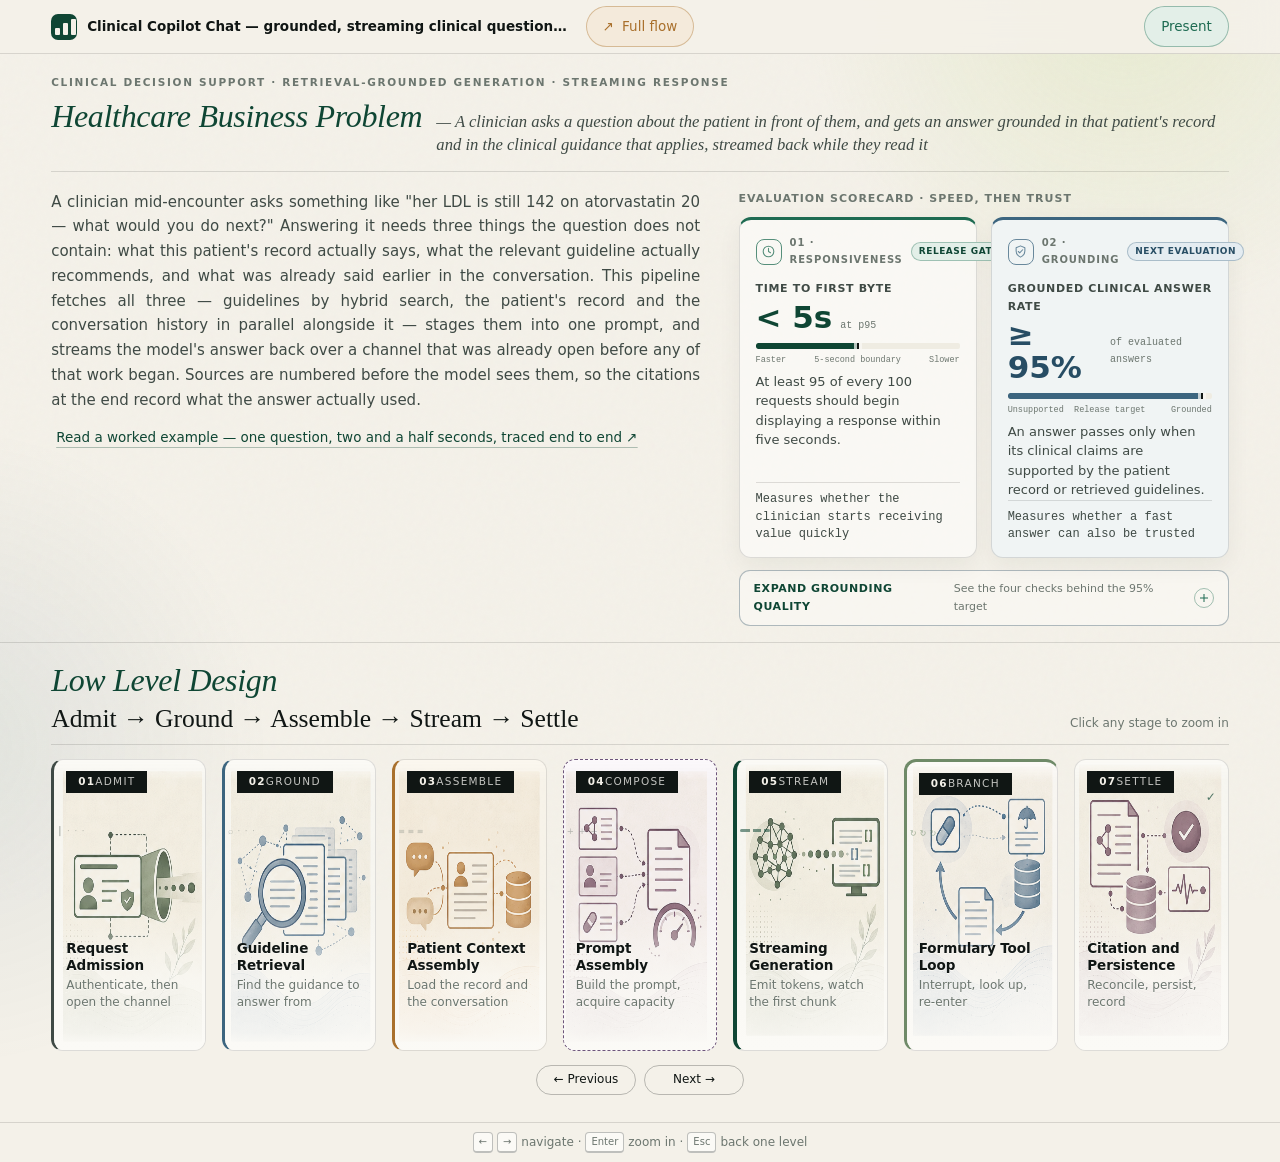
<file: projects/clinical_assistant_ai/index.html>
<!doctype html>
<html lang="en">
  <head>
    <meta charset="UTF-8" />
    <meta name="viewport" content="width=device-width, initial-scale=1.0" />
    <meta
      name="description"
      content="Interactive walkthrough of a streaming clinical assistant: a clinician's question is grounded in retrieved guidelines and the patient's own record, then answered token by token over a live channel."
    />
    <title>Clinical Copilot Chat — Architecture Explorer</title>
    <link rel="stylesheet" href="styles.css" />
    <link rel="stylesheet" href="example.css" />

    <!-- React Flow (full HLD canvas): loaded from a CDN as ES modules via an
         import map — no npm, no bundler, no build step. The rest of the site
         stays plain HTML/CSS/JS. esm.sh resolves react/react-dom as shared
         singletons so there is one copy of each across every entry. -->
    <script type="importmap">
      {
        "imports": {
          "react": "https://esm.sh/react@18.3.1",
          "react-dom/client": "https://esm.sh/react-dom@18.3.1/client?deps=react@18.3.1",
          "@xyflow/react": "https://esm.sh/@xyflow/react@12?deps=react@18.3.1,react-dom@18.3.1"
        }
      }
    </script>
    <link rel="stylesheet" href="https://esm.sh/@xyflow/react@12/dist/style.css" />
  </head>
  <body>
    <div class="ambient ambient-a" aria-hidden="true"></div>
    <div class="ambient ambient-b" aria-hidden="true"></div>
    <div class="grain" aria-hidden="true"></div>

    <header class="topbar">
      <a class="brand" href="#overview">
        <span class="brand-mark" aria-hidden="true"><i></i><i></i><i></i></span>
        <span class="brand-text">
          <b>Clinical Copilot Chat — grounded, streaming clinical question answering</b>
        </span>
      </a>

      <nav class="topbar-center" aria-label="Architecture navigation">
        <button class="btn btn-flow-nav" id="flowBtn" type="button">
          <span aria-hidden="true">↗</span> Full flow
        </button>
      </nav>

      <nav class="topbar-actions" aria-label="Presentation controls">
        <button class="btn btn-present" id="presentBtn" type="button">Present</button>
      </nav>
    </header>

    <main>
      <section class="hero" id="overview">
        <!-- Zone 1 — the headline: the clinical problem, then the system that answers it -->
        <div class="hero-zone1">
          <div class="hero-zone1-text">
            <p class="eyebrow">Clinical decision support · retrieval-grounded generation · streaming response</p>
            <h1 id="heroTitle" tabindex="-1">
              <em>Healthcare Business Problem</em>
              <span>— A clinician asks a question about the patient in front of them, and gets an answer grounded in that patient's record and in the clinical guidance that applies, streamed back while they read it</span>
            </h1>
          </div>
        </div>

        <hr class="hero-rule" />

        <!-- Zone 2 — editorial split: paragraph left, latency annotations right -->
        <div class="hero-zone2">
          <div class="hero-copy">
            <p class="lede">
              A clinician mid-encounter asks something like "her LDL is still 142 on atorvastatin 20 —
              what would you do next?" Answering it needs three things the question does not contain:
              what this patient's record actually says, what the relevant guideline actually recommends,
              and what was already said earlier in the conversation. This pipeline fetches all three —
              guidelines by hybrid search, the patient's record and the conversation history in parallel
              alongside it — stages them into one prompt, and streams the model's answer back over a
              channel that was already open before any of that work began. Sources are numbered before
              the model sees them, so the citations at the end record what the answer actually used.
            </p>
            <button class="btn btn-link hero-example-link" id="exampleBtn" type="button">
              Read a worked example — one question, two and a half seconds, traced end to end ↗
            </button>
          </div>

          <aside class="hero-stats" aria-labelledby="evalTitle">
            <p class="eval-eyebrow" id="evalTitle">Evaluation scorecard · speed, then trust</p>

            <div class="eval-grid">
              <!-- These figures are proposed release thresholds, not measured
                   production results. The expandable checks explain the composite
                   grounding gate without overloading the first view. -->
              <article class="eval-card eval-card--latency">
                <div class="eval-card-head">
                  <span class="eval-icon" aria-hidden="true">
                    <svg viewBox="0 0 24 24" fill="none" stroke="currentColor" stroke-width="1.7" stroke-linecap="round" stroke-linejoin="round">
                      <circle cx="12" cy="12" r="8.5" /><path d="M12 7v5l3.2 2" />
                    </svg>
                  </span>
                  <span class="eval-dimension">01 · Responsiveness</span>
                  <span class="eval-badge">Release gate</span>
                </div>
                <p class="eval-name">Time to first byte</p>
                <div class="eval-target-row">
                  <p class="eval-target">&lt; 5s</p>
                  <p class="eval-qualifier">at p95</p>
                </div>
                <div class="stat-bar-track eval-track eval-track--latency" aria-hidden="true">
                  <div class="stat-bar eval-bar-a" style="width:50%"></div>
                  <i class="eval-threshold" style="left:50%"></i>
                </div>
                <div class="eval-scale" aria-hidden="true"><span>Faster</span><span>5-second boundary</span><span>Slower</span></div>
                <p class="eval-desc">At least 95 of every 100 requests should begin displaying a response within five seconds.</p>
                <p class="eval-truth">Measures whether the clinician starts receiving value quickly</p>
              </article>

              <article class="eval-card eval-card--grounding">
                <div class="eval-card-head">
                  <span class="eval-icon" aria-hidden="true">
                    <svg viewBox="0 0 24 24" fill="none" stroke="currentColor" stroke-width="1.7" stroke-linecap="round" stroke-linejoin="round">
                      <path d="M12 3 5 6v5c0 4.6 2.8 8 7 10 4.2-2 7-5.4 7-10V6z" /><path d="m8.5 12 2.2 2.2 4.8-5" />
                    </svg>
                  </span>
                  <span class="eval-dimension">02 · Grounding</span>
                  <span class="eval-badge eval-badge--next">Next evaluation</span>
                </div>
                <p class="eval-name">Grounded clinical answer rate</p>
                <div class="eval-target-row">
                  <p class="eval-target">≥ 95%</p>
                  <p class="eval-qualifier">of evaluated answers</p>
                </div>
                <div class="stat-bar-track eval-track eval-track--grounding" aria-hidden="true">
                  <div class="stat-bar eval-bar-b" style="width:95%"></div>
                  <i class="eval-threshold" style="left:95%"></i>
                </div>
                <div class="eval-scale" aria-hidden="true"><span>Unsupported</span><span>Release target</span><span>Grounded</span></div>
                <p class="eval-desc">An answer passes only when its clinical claims are supported by the patient record or retrieved guidelines.</p>
                <p class="eval-truth">Measures whether a fast answer can also be trusted</p>
              </article>
            </div>

            <details class="eval-breakdown">
              <summary>
                <span><b>Expand grounding quality</b><small>See the four checks behind the 95% target</small></span>
                <i aria-hidden="true"></i>
              </summary>
              <div class="eval-mini-grid">
                <div class="eval-mini"><span>Patient-data faithfulness</span><b>≥ 98%</b><small>No invented or altered patient facts</small></div>
                <div class="eval-mini"><span>Citation correctness</span><b>≥ 95%</b><small>Source supports the associated claim</small></div>
                <div class="eval-mini"><span>Citation coverage</span><b>≥ 95%</b><small>Evidence-requiring claims include support</small></div>
                <div class="eval-mini eval-mini--critical"><span>Unsupported high-risk claims</span><b>0</b><small>Zero-tolerance safety gate</small></div>
              </div>
            </details>
          </aside>
        </div>
      </section>

      <hr class="section-rule" />

      <section class="map" id="map" aria-labelledby="mapTitle">
        <div class="section-head">
          <div>
            <p class="section-em">Low Level Design</p>
            <h2 id="mapTitle">Admit → Ground → Assemble → Stream → Settle</h2>
          </div>
          <p class="section-hint">Click any stage to zoom in</p>
        </div>

        <div class="rail" id="rail" role="list" aria-label="Architecture stages"></div>

        <div class="map-nav">
          <button class="chip" id="mapPrev" type="button" aria-label="Open previous stage">← Previous</button>
          <button class="chip" id="mapNext" type="button" aria-label="Open next stage">Next →</button>
        </div>
      </section>
    </main>

    <footer class="pagefoot">
      <span class="keys">
        <kbd>←</kbd><kbd>→</kbd> navigate · <kbd>Enter</kbd> zoom in · <kbd>Esc</kbd> back one level
      </span>
    </footer>

    <!-- Consolidated end-to-end HLD -->
    <div class="flowview" id="flowview" role="dialog" aria-modal="true" aria-labelledby="flowTitle" aria-hidden="true">
      <header class="flow-head">
        <div>
          <p class="eyebrow">Consolidated end-to-end HLD</p>
          <h2 id="flowTitle">The whole request, one explorable canvas.</h2>
        </div>
        <div class="flow-head-actions">
          <button class="icon-x" id="flowClose" type="button" aria-label="Close diagram">×</button>
        </div>
      </header>
      <div class="full-flow-shell" id="fullFlowShell">
        <div class="full-flow-canvas" id="fullFlowReactFlow" aria-live="polite"></div>
        <aside class="full-flow-bubble" id="fullFlowBubble" aria-live="polite" hidden></aside>
      </div>

      <details class="flow-legend">
        <summary class="flow-legend-toggle">
          <span class="flow-legend-closed">Legend <small>(Click to Expand)</small></span>
          <span class="flow-legend-open">Legend <small>(Click to Contract)</small></span>
          <i aria-hidden="true"></i>
        </summary>
        <div class="flow-legend-content" aria-label="Diagram legend">
          <p class="flow-legend-title">Phases</p>
          <ul class="flow-legend-list">
            <li><i class="fl-swatch fl-swatch-inputs" aria-hidden="true"></i>Request Admission</li>
            <li><i class="fl-swatch fl-swatch-knowledge" aria-hidden="true"></i>Guideline Retrieval — lane A</li>
            <li><i class="fl-swatch fl-swatch-context" aria-hidden="true"></i>Patient Context — lane B</li>
            <li><i class="fl-swatch fl-swatch-plan" aria-hidden="true"></i>Prompt Assembly And Capacity</li>
            <li><i class="fl-swatch fl-swatch-execute" aria-hidden="true"></i>Streaming Generation</li>
            <li><i class="fl-swatch fl-swatch-critique" aria-hidden="true"></i>Formulary Tool Branch</li>
            <li><i class="fl-swatch fl-swatch-post" aria-hidden="true"></i>Settle And Observe</li>
          </ul>
        </div>
      </details>

      <footer class="flow-foot">
        <p>Pause over a component for detail · Keyboard focus opens immediately · Scroll or use a trackpad to pan in any direction · Drag empty space to move.</p>
      </footer>
    </div>

    <!-- Worked example — one question, told as prose, not on the landing page -->
    <div class="flowview" id="exampleview" role="dialog" aria-modal="true" aria-labelledby="exampleTitle" aria-hidden="true">
      <header class="flow-head">
        <div>
          <p class="eyebrow">Worked example · lipid management · “her LDL is still 142 on atorvastatin 20 — what would you do next?”</p>
          <h2 id="exampleTitle">One question, and everything that has to happen before the first word.</h2>
        </div>
        <div class="flow-head-actions">
          <button class="icon-x" id="exampleClose" type="button" aria-label="Close worked example">×</button>
        </div>
      </header>

      <div class="writeup-shell" id="writeupShell">
        <article class="writeup">
          <p class="writeup-lede">
            The question contains almost nothing the system needs. It names a lab value and a drug, but
            not the patient, not their history, not what the guideline says about intensifying statin
            therapy, and not what the clinician asked two minutes ago. Answering it well means
            reconstructing all of that in under two seconds, while somebody watches.
          </p>

          <p class="writeup-scenario">
            Here is what happens between the clinician pressing enter and the first word appearing, for
            a synthetic patient with established atherosclerotic cardiovascular disease.
          </p>

          <ol class="writeup-steps">
            <li>
              <b>Admit the question — about 0.03 seconds.</b> The clinician's token is verified, the
              feature flags for this request are resolved, and identifiers are minted for the thread, the
              run and this turn. The question itself is written to the transcript <em>before</em> anything
              tries to answer it, so a failure thirty seconds from now still leaves a record of what was
              asked. Then the stream opens, and a status frame goes out immediately — everything after
              this point happens behind a connection that is already live.
            </li>
            <li>
              <b>Two lanes start at once.</b> Guideline retrieval and patient context assembly are fired
              together. Neither depends on the other, and neither depends on any reasoning, which is
              exactly why a planning step would be expensive here — it would make both of these
              conditional on its own output and forfeit the parallelism.
            </li>
            <li>
              <b>Lane A: find the guidance — about 1.05 seconds.</b> The question is embedded, then issued
              against the clinical guideline index as one hybrid query — keyword matching and vector
              similarity together, semantically reranked, capped at five passages. Back come excerpts on
              LDL targets for secondary prevention and on when to intensify therapy or add a non-statin
              agent. Each source document is stripped of any citation markers it already carried and
              assigned a number: source 1, source 2, source 3. The model will be told to cite by those
              numbers, and it will never see a source that was not numbered here.
            </li>
            <li>
              <b>Lane B: load the patient and the conversation — about 1.22 seconds.</b> The patient's
              clinical picture comes from a read-through cache in around twenty milliseconds: the LDL
              trend, the current atorvastatin 20 mg, prior intolerances, the ASCVD history, renal
              function. Alongside it, three pre-rendered care views. And alongside those, the slowest
              call in the entire request — the conversation history, at roughly 1.18 seconds, re-paired
              into strictly alternating turns with the reference blocks stripped out of previous answers.
              That one read sets the floor for this whole phase. Everything else in both lanes finishes
              inside its shadow.
            </li>
            <li>
              <b>Stage one prompt — about a millisecond.</b> The system prompt is fetched from the
              registry and the numbered guideline excerpts are substituted into it. The patient views are
              then staged as synthetic exchanges — the assistant appearing to have already stated the
              clinical picture — followed by the real conversation history, followed by the live question.
              Patient data enters as conversation, never as instruction.
            </li>
            <li>
              <b>Buy capacity — about 0.27 seconds.</b> The prompt is costed and a slot is acquired
              against the shared model quota, returning a metered client. This is a sequential network
              round trip sitting between finished context and the model call, on the critical path, and
              it is the second thing worth optimising: the token estimate does not actually depend on the
              context it is waiting behind.
            </li>
            <li>
              <b>Stream the answer — first token at about 0.6 seconds, then roughly 1.3 seconds of
              generation.</b> The first chunk arrives under a ten-second deadline and is inspected: it is
              content, not a tool call, so the answer has begun. As tokens flow past, citation markers are
              stripped inline and their identifiers recorded — including one that arrived split across
              three separate frames as a bracket, then a digit, then a closing bracket. The clinician
              starts reading at 1.9 seconds and keeps reading while the rest is still being written.
            </li>
            <li>
              <b>Settle.</b> Two of the three retrieved sources were actually cited, so only those two
              appear in the closing reference list — the third is dropped rather than listed as though it
              had contributed. The completed answer is written to both the transcript and the cache the
              next turn will read from. Stage timings and token counts are published.
            </li>
          </ol>

          <p class="writeup-outcome">
            End to end: <b>about 2.6 seconds</b>, of which roughly 63% elapsed before the first word
            existed. The clinician experienced a wait of about 1.9 seconds, because the remaining
            generation time disappeared into their reading time. That difference — 2.6 seconds of work
            felt as 1.9 seconds of waiting — is the entire argument for streaming.
          </p>

          <h3>What the same question costs on the tool branch</h3>
          <p>
            Had the clinician instead asked “which statins are covered on her plan?”, the first chunk
            would have carried a tool call rather than content. The visible stream is interrupted before
            anything reaches the screen, the streamed argument fragments are reassembled, the patient's
            plan is resolved, the covered-drug list is searched once per drug class in parallel, and the
            result is rendered as a table. That table is appended to the same prompt and sent to a
            <em>second</em> model call — one issued against a client with no tools bound to it, which is
            what makes a third hop structurally impossible rather than merely discouraged.
          </p>
          <p>
            This branch is behind a feature flag and appears in none of the recorded traces, so the
            honest statement about its latency is that it is unmeasured. It pays for a second full model
            call plus the coverage lookup in between, and nobody has yet measured what that does to a
            clinician's wait.
          </p>

          <h3>The measured shape</h3>
          <div class="writeup-table-wrap">
            <table>
              <thead>
                <tr><th>Phase</th><th>Median</th><th>Note</th></tr>
              </thead>
              <tbody>
                <tr><td>Admission and preparation</td><td>~0.03s</td><td>Auth, flags, identifiers, transcript write</td></tr>
                <tr><td>Lane A — guideline retrieval</td><td>~1.05s</td><td>Vector search alone is ~0.9s of it</td></tr>
                <tr><td>Lane B — patient context</td><td>~1.22s</td><td>Conversation history alone is ~1.18s of it</td></tr>
                <tr><td>Prompt assembly</td><td>~0.001s</td><td>Pure composition, no I/O</td></tr>
                <tr><td>Capacity acquisition</td><td>~0.27s</td><td>Sequential, on the critical path</td></tr>
                <tr><td>Model — time to first token</td><td>~0.6s</td><td>Where the clinician starts reading</td></tr>
                <tr><td>Model — remaining generation</td><td>~1.3s</td><td>Overlaps with reading time</td></tr>
              </tbody>
            </table>
          </div>
          <p>
            Lanes A and B run concurrently, so they contribute the larger of the two rather than their
            sum. That single decision removes roughly 45% of the pre-model wait.
          </p>

          <h3>What this example does not show</h3>
          <p>
            Whether the answer was any good. Every number above is a latency measurement, and the system
            has no correctness signal at all — no grounding check, no retrieval recall measurement, no
            frozen regression set. It can tell you precisely how long a clinically wrong answer took to
            produce. That gap is named directly under the Settle stage rather than left for an
            interviewer to find.
          </p>

          <p class="writeup-footnote">
            The patient, the lab values and the conversation in this example are synthetic. Latency
            figures are medians across five recorded execution-timeline traces of one deployment and
            describe that deployment only. Nothing here is clinical guidance.
          </p>
        </article>
      </div>
    </div>

    <!-- Zoom caption -->
    <p class="caption" id="caption" aria-live="polite" aria-atomic="true"></p>

    <!-- Level 2 / Level 3 panel -->
    <div class="panel" id="panel" role="dialog" aria-modal="true" aria-labelledby="panelTitle" aria-hidden="true">
      <header class="panel-head">
        <nav class="crumbs" id="crumbs" aria-label="Zoom path"></nav>
        <span class="panel-index" id="panelIndex"></span>
        <button class="icon-x" id="panelClose" type="button" aria-label="Close detail view">×</button>
      </header>

      <div class="panel-body" id="panelBody">
        <div class="panel-inner" id="panelInner"></div>
      </div>

      <footer class="panel-foot">
        <button class="btn btn-quiet" id="panelPrev" type="button"><span aria-hidden="true">←</span> <b id="panelPrevLabel">Previous</b></button>
        <button class="btn btn-tertiary" id="panelOut" type="button">Zoom out to the whole system <span aria-hidden="true">↙</span></button>
        <button class="btn btn-solid" id="panelNext" type="button"><b id="panelNextLabel">Next</b> <span aria-hidden="true">→</span></button>
      </footer>
    </div>

    <script src="content.js"></script>
    <script src="app.js"></script>
    <script src="example.js"></script>
    <script type="module" src="full-flow.js"></script>
    <script type="module" src="admission-flow.js"></script>
    <script type="module" src="retrieval-flow.js"></script>
    <script type="module" src="context-flow.js"></script>
    <script type="module" src="prompt-flow.js"></script>
    <script type="module" src="generation-flow.js"></script>
    <script type="module" src="tooling-flow.js"></script>
    <script type="module" src="settle-flow.js"></script>
  </body>
</html>
</file>
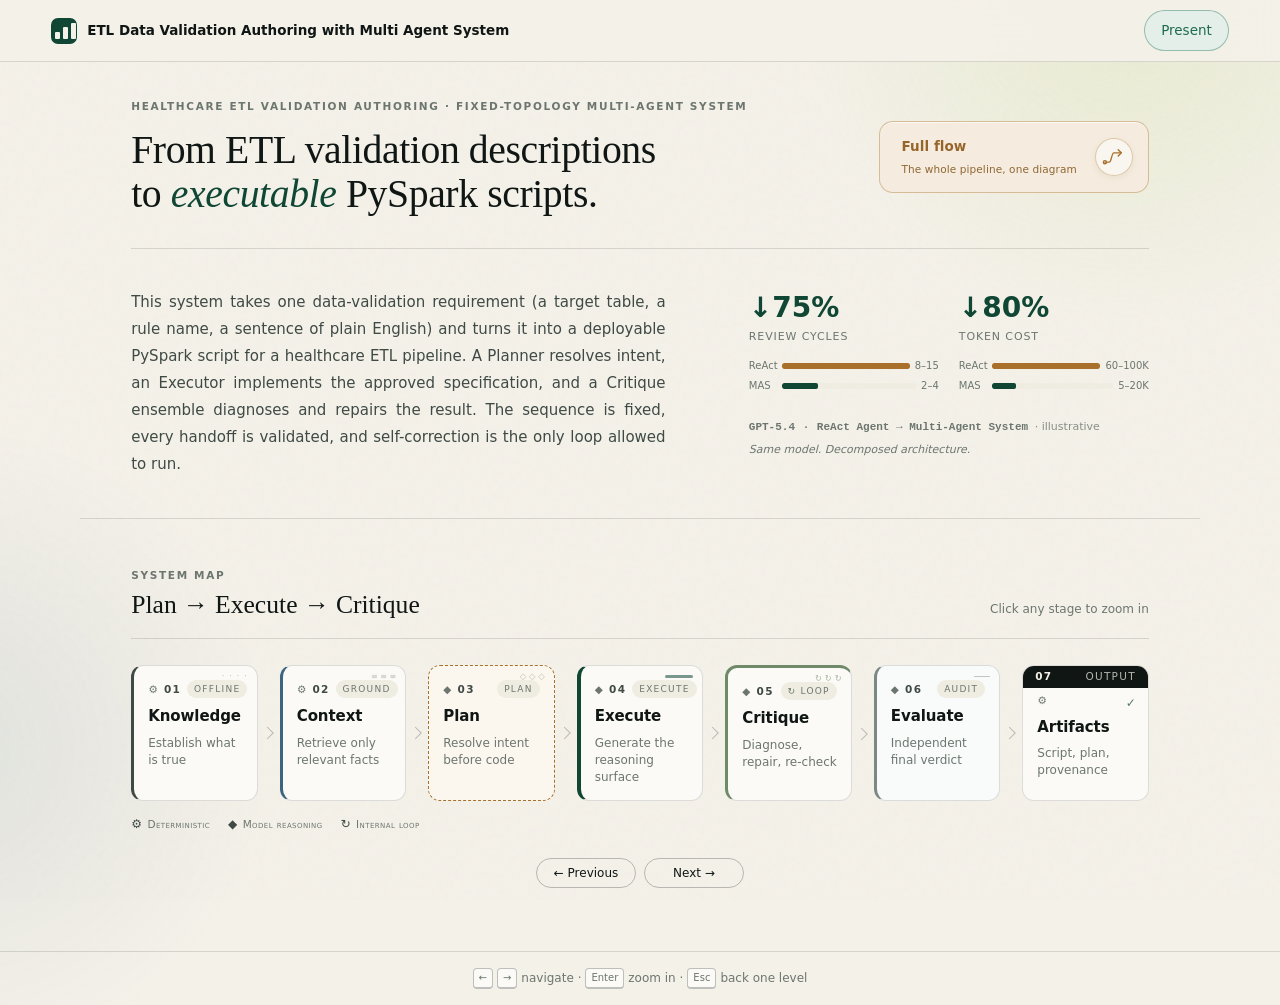
<file: projects/etl_validation_mas/index.html>
<!doctype html>
<html lang="en">
  <head>
    <meta charset="UTF-8" />
    <meta name="viewport" content="width=device-width, initial-scale=1.0" />
    <meta
      name="description"
      content="Interactive walkthrough of a multi-agent system that turns ETL validation descriptions into executable PySpark scripts for a healthcare data platform."
    />
    <title>ETL Data Validation Authoring with Multi Agent System</title>
    <link rel="stylesheet" href="styles.css" />

    <!-- React Flow (Full HLD, Knowledge, Context, Plan, Execute, Critique and Evaluation
         diagrams): loaded from a CDN as ES modules via an import map, no
         npm/bundler/build step. The rest of the site stays exactly the plain
         HTML/CSS/JS it already is — this is an "island," not a framework
         migration. esm.sh resolves react/react-dom as shared singletons
         across every entry so there's one copy of each. -->
    <script type="importmap">
      {
        "imports": {
          "react": "https://esm.sh/react@18.3.1",
          "react-dom/client": "https://esm.sh/react-dom@18.3.1/client?deps=react@18.3.1",
          "@xyflow/react": "https://esm.sh/@xyflow/react@12?deps=react@18.3.1,react-dom@18.3.1"
        }
      }
    </script>
    <link rel="stylesheet" href="https://esm.sh/@xyflow/react@12/dist/style.css" />
  </head>
  <body>
    <div class="ambient ambient-a" aria-hidden="true"></div>
    <div class="ambient ambient-b" aria-hidden="true"></div>
    <div class="grain" aria-hidden="true"></div>

    <header class="topbar">
      <a class="brand" href="#overview">
        <span class="brand-mark" aria-hidden="true"><i></i><i></i><i></i></span>
        <span class="brand-text">
          <b>ETL Data Validation Authoring with Multi Agent System</b>
        </span>
      </a>

      <nav class="topbar-actions" aria-label="Presentation controls">
        <button class="btn btn-present" id="presentBtn" type="button">Present</button>
      </nav>
    </header>

    <main>
      <section class="hero" id="overview">
        <!-- Zone 1 — full-width headline -->
        <div class="hero-zone1">
          <div class="hero-zone1-text">
            <p class="eyebrow">Healthcare ETL validation authoring · fixed-topology multi-agent system</p>
            <h1 id="heroTitle" tabindex="-1">From ETL validation descriptions<br />to <em>executable</em> PySpark scripts.</h1>
          </div>

          <button class="hero-flow-tile" id="flowBtn" type="button">
            <span class="hero-flow-tile-fill" aria-hidden="true"></span>
            <span class="hero-flow-tile-label">
              <span class="hero-flow-tile-title">Full flow</span>
              <small>The whole pipeline, one diagram</small>
            </span>
            <span class="hero-flow-tile-icon" aria-hidden="true">
              <svg viewBox="0 0 32 32" focusable="false">
                <path class="hero-flow-route" d="M5 22h5.5c3 0 3-12 6-12H26" />
                <circle cx="5" cy="22" r="2" />
                <path class="hero-flow-arrow" d="m22 6 4 4-4 4" />
              </svg>
            </span>
          </button>
        </div>

        <hr class="hero-rule" />

        <!-- Zone 2 — editorial split: paragraph left, stat annotations right -->
        <div class="hero-zone2">
          <div class="hero-copy">
            <p class="lede">
              This system takes one data-validation requirement (a target table, a rule name, a
              sentence of plain English) and turns it into a deployable PySpark script for a
              healthcare ETL pipeline. A Planner resolves intent, an Executor implements the approved
              specification, and a Critique ensemble diagnoses and repairs the result. The sequence
              is fixed, every handoff is validated, and self-correction is the only loop allowed to
              run.
            </p>
          </div>

          <aside class="hero-stats">
            <div class="stat-groups">
              <div class="stat-cell">
                <p class="stat-number" data-count="75">↓<span class="stat-count">0</span>%</p>
                <p class="stat-label">Review cycles</p>
                <div class="stat-bars">
                  <div class="stat-bar-row">
                    <span class="stat-bar-tag">ReAct</span>
                    <div class="stat-bar-track"><div class="stat-bar stat-bar-before" style="width:100%"></div></div>
                    <span class="stat-bar-value">8–15</span>
                  </div>
                  <div class="stat-bar-row">
                    <span class="stat-bar-tag">MAS</span>
                    <div class="stat-bar-track"><div class="stat-bar stat-bar-after" style="width:27%"></div></div>
                    <span class="stat-bar-value">2–4</span>
                  </div>
                </div>
              </div>

              <div class="stat-cell">
                <p class="stat-number" data-count="80">↓<span class="stat-count">0</span>%</p>
                <p class="stat-label">Token cost</p>
                <div class="stat-bars">
                  <div class="stat-bar-row">
                    <span class="stat-bar-tag">ReAct</span>
                    <div class="stat-bar-track"><div class="stat-bar stat-bar-before" style="width:100%"></div></div>
                    <span class="stat-bar-value">60–100K</span>
                  </div>
                  <div class="stat-bar-row">
                    <span class="stat-bar-tag">MAS</span>
                    <div class="stat-bar-track"><div class="stat-bar stat-bar-after" style="width:20%"></div></div>
                    <span class="stat-bar-value">5–20K</span>
                  </div>
                </div>
              </div>
            </div>

            <div class="stat-attribution">
              <p class="attr-line1">GPT-5.4 <span class="ic-sep">·</span> ReAct Agent → <span class="ic-nowrap">Multi-Agent System</span> <span class="ic-illustrative">illustrative</span></p>
              <p class="attr-line2">Same model. Decomposed architecture.</p>
            </div>
          </aside>
        </div>
      </section>

      <hr class="section-rule" />

      <section class="map" id="map" aria-labelledby="mapTitle">
        <div class="section-head">
          <div>
            <p class="eyebrow">System map</p>
            <h2 id="mapTitle">Plan → Execute → Critique</h2>
          </div>
          <p class="section-hint">Click any stage to zoom in</p>
        </div>

        <div class="rail" id="rail" role="list" aria-label="Architecture stages"></div>

        <p class="rail-legend">
          <span><i aria-hidden="true">⚙</i>Deterministic</span>
          <span><i aria-hidden="true">◆</i>Model reasoning</span>
          <span><i aria-hidden="true">↻</i>Internal loop</span>
        </p>

        <div class="map-nav">
          <button class="chip" id="mapPrev" type="button" aria-label="Open previous stage">← Previous</button>
          <button class="chip" id="mapNext" type="button" aria-label="Open next stage">Next →</button>
        </div>
      </section>
    </main>

    <footer class="pagefoot">
      <span class="keys">
        <kbd>←</kbd><kbd>→</kbd> navigate · <kbd>Enter</kbd> zoom in · <kbd>Esc</kbd> back one level
      </span>
    </footer>

    <!-- Consolidated end-to-end HLD -->
    <div class="flowview" id="flowview" role="dialog" aria-modal="true" aria-labelledby="flowTitle" aria-hidden="true">
      <header class="flow-head">
        <div>
          <p class="eyebrow">Consolidated end-to-end HLD</p>
          <h2 id="flowTitle">The whole pipeline, one explorable canvas.</h2>
        </div>
        <div class="flow-head-actions">
          <button class="icon-x" id="flowClose" type="button" aria-label="Close diagram">×</button>
        </div>
      </header>
      <div class="full-flow-shell" id="fullFlowShell">
        <div class="full-flow-canvas" id="fullFlowReactFlow" aria-live="polite"></div>
        <aside class="full-flow-bubble" id="fullFlowBubble" aria-live="polite" hidden></aside>
      </div>

      <details class="flow-legend">
        <summary class="flow-legend-toggle">
          <span class="flow-legend-closed">Legend <small>(Click to Expand)</small></span>
          <span class="flow-legend-open">Legend <small>(Click to Contract)</small></span>
          <i aria-hidden="true"></i>
        </summary>
        <div class="flow-legend-content" aria-label="Diagram legend">
          <p class="flow-legend-title">Phases</p>
          <ul class="flow-legend-list">
            <li><i class="fl-swatch fl-swatch-inputs" aria-hidden="true"></i>Inputs And Sources</li>
            <li><i class="fl-swatch fl-swatch-knowledge" aria-hidden="true"></i>Knowledge Base</li>
            <li><i class="fl-swatch fl-swatch-context" aria-hidden="true"></i>Retrieval And Context</li>
            <li><i class="fl-swatch fl-swatch-plan" aria-hidden="true"></i>Plan</li>
            <li><i class="fl-swatch fl-swatch-execute" aria-hidden="true"></i>Execute</li>
            <li><i class="fl-swatch fl-swatch-critique" aria-hidden="true"></i>Critique Loop</li>
            <li><i class="fl-swatch fl-swatch-post" aria-hidden="true"></i>Post-Critique</li>
          </ul>
        </div>
      </details>

      <footer class="flow-foot">
        <p>Pause over a component for detail · Keyboard focus opens immediately · Scroll or use a trackpad to pan in any direction · Drag empty space to move.</p>
      </footer>
    </div>

    <!-- Zoom caption -->
    <p class="caption" id="caption" aria-live="polite" aria-atomic="true"></p>

    <!-- Level 2 / Level 3 panel -->
    <div class="panel" id="panel" role="dialog" aria-modal="true" aria-labelledby="panelTitle" aria-hidden="true">
      <header class="panel-head">
        <nav class="crumbs" id="crumbs" aria-label="Zoom path"></nav>
        <span class="panel-index" id="panelIndex"></span>
        <button class="icon-x" id="panelClose" type="button" aria-label="Close detail view">×</button>
      </header>

      <div class="panel-body" id="panelBody">
        <div class="panel-inner" id="panelInner"></div>
      </div>

      <footer class="panel-foot">
        <button class="btn btn-quiet" id="panelPrev" type="button"><span aria-hidden="true">←</span> <b id="panelPrevLabel">Previous</b></button>
        <button class="btn btn-tertiary" id="panelOut" type="button">Zoom out to the whole system <span aria-hidden="true">↙</span></button>
        <button class="btn btn-solid" id="panelNext" type="button"><b id="panelNextLabel">Next</b> <span aria-hidden="true">→</span></button>
      </footer>
    </div>

    <script src="vendor/mermaid.min.js"></script>
    <script src="app.js"></script>
    <script type="module" src="full-flow.js"></script>
    <script type="module" src="knowledge-flow.js"></script>
    <script type="module" src="context-flow.js"></script>
    <script type="module" src="plan-flow.js"></script>
    <script type="module" src="execute-flow.js"></script>
    <script type="module" src="critique-flow.js"></script>
    <script type="module" src="evaluation-flow.js"></script>
    <script type="module" src="output-flow.js"></script>
  </body>
</html>
</file>
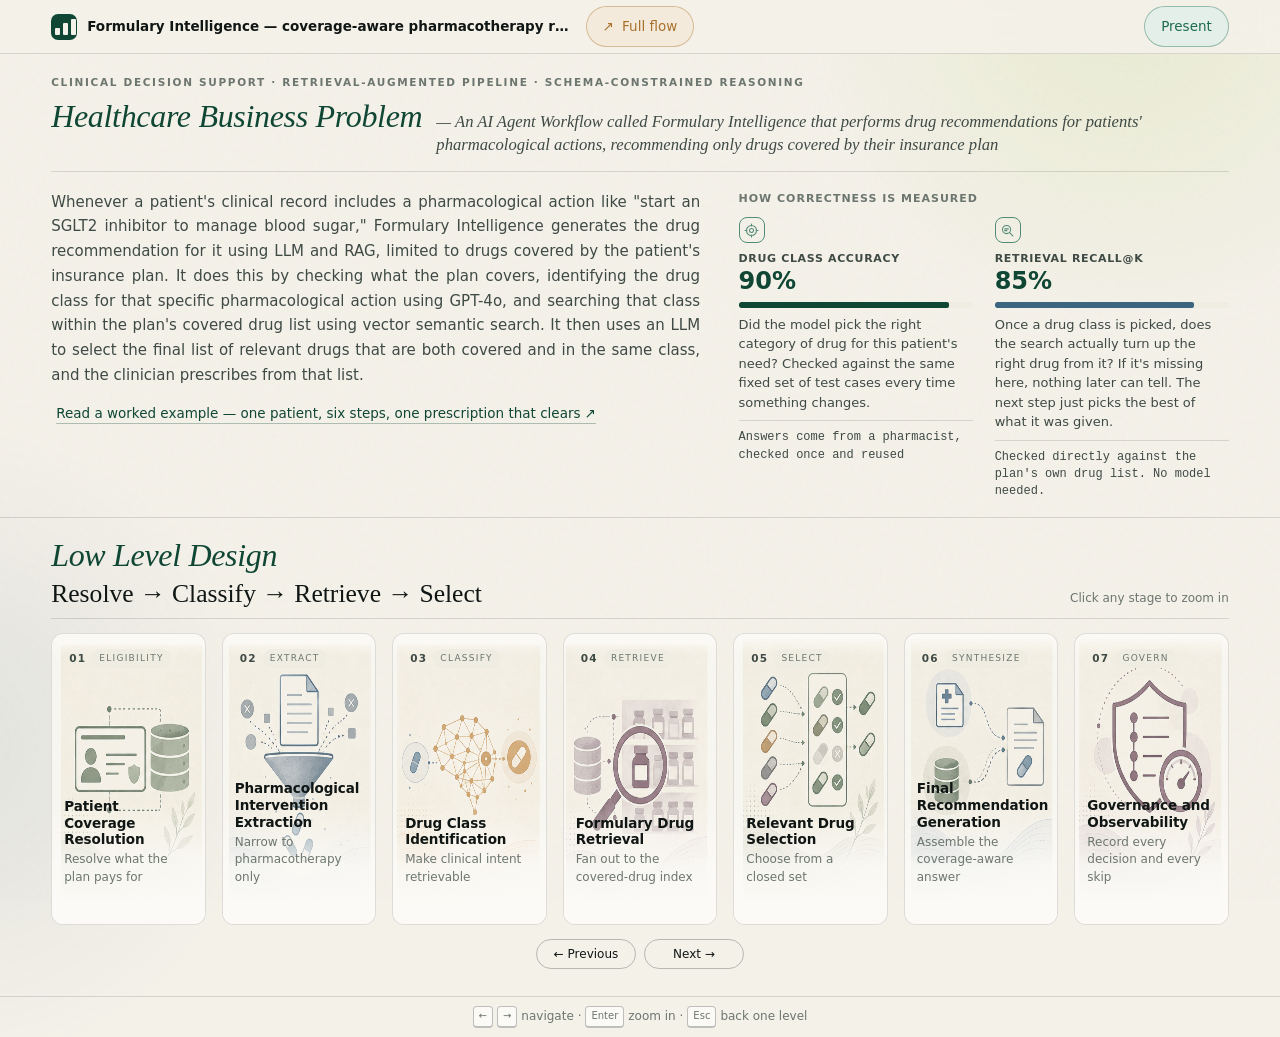
<file: projects/formulary_intelligence/index.html>
<!doctype html>
<html lang="en">
  <head>
    <meta charset="UTF-8" />
    <meta name="viewport" content="width=device-width, initial-scale=1.0" />
    <meta
      name="description"
      content="Interactive walkthrough of a retrieval-augmented pipeline that turns clinical pharmacotherapy recommendations into drugs a patient's health plan actually covers."
    />
    <title>Formulary Intelligence — Architecture Explorer</title>
    <link rel="stylesheet" href="styles.css" />
    <link rel="stylesheet" href="example.css" />

    <!-- React Flow (full HLD canvas): loaded from a CDN as ES modules via an
         import map — no npm, no bundler, no build step. The rest of the site
         stays plain HTML/CSS/JS. esm.sh resolves react/react-dom as shared
         singletons so there is one copy of each across every entry. -->
    <script type="importmap">
      {
        "imports": {
          "react": "https://esm.sh/react@18.3.1",
          "react-dom/client": "https://esm.sh/react-dom@18.3.1/client?deps=react@18.3.1",
          "@xyflow/react": "https://esm.sh/@xyflow/react@12?deps=react@18.3.1,react-dom@18.3.1"
        }
      }
    </script>
    <link rel="stylesheet" href="https://esm.sh/@xyflow/react@12/dist/style.css" />
  </head>
  <body>
    <div class="ambient ambient-a" aria-hidden="true"></div>
    <div class="ambient ambient-b" aria-hidden="true"></div>
    <div class="grain" aria-hidden="true"></div>

    <header class="topbar">
      <a class="brand" href="#overview">
        <span class="brand-mark" aria-hidden="true"><i></i><i></i><i></i></span>
        <span class="brand-text">
          <b>Formulary Intelligence — coverage-aware pharmacotherapy recommendation</b>
        </span>
      </a>

      <nav class="topbar-center" aria-label="Architecture navigation">
        <button class="btn btn-flow-nav" id="flowBtn" type="button">
          <span aria-hidden="true">↗</span> Full flow
        </button>
      </nav>

      <nav class="topbar-actions" aria-label="Presentation controls">
        <button class="btn btn-present" id="presentBtn" type="button">Present</button>
      </nav>
    </header>

    <main>
      <section class="hero" id="overview">
        <!-- Zone 1 — the headline: the business problem, then the system that answers it -->
        <div class="hero-zone1">
          <div class="hero-zone1-text">
            <p class="eyebrow">Clinical decision support · retrieval-augmented pipeline · schema-constrained reasoning</p>
            <h1 id="heroTitle" tabindex="-1">
              <em>Healthcare Business Problem</em>
              <span>— An AI Agent Workflow called Formulary Intelligence that performs drug recommendations for patients' pharmacological actions, recommending only drugs covered by their insurance plan</span>
            </h1>
          </div>
        </div>

        <hr class="hero-rule" />

        <!-- Zone 2 — editorial split: paragraph left, stat annotations right -->
        <div class="hero-zone2">
          <div class="hero-copy">
            <p class="lede">
              Whenever a patient's clinical record includes a pharmacological action like "start an
              SGLT2 inhibitor to manage blood sugar," Formulary Intelligence generates the drug
              recommendation for it using LLM and RAG, limited to drugs covered by the patient's
              insurance plan. It does this by checking what the plan covers, identifying the drug
              class for that specific pharmacological action using GPT-4o, and searching that class
              within the plan's covered drug list using vector semantic search. It then uses an LLM
              to select the final list of relevant drugs that are both covered and in the same
              class, and the clinician prescribes from that list.
            </p>
            <button class="btn btn-link hero-example-link" id="exampleBtn" type="button">
              Read a worked example — one patient, six steps, one prescription that clears ↗
            </button>
          </div>

          <aside class="hero-stats" aria-labelledby="evalTitle">
            <p class="eval-eyebrow" id="evalTitle">How correctness is measured</p>

            <div class="eval-grid">
              <!-- The two independent metrics. Each has its own ground truth
                   and its own failure mode; neither substitutes for the other. -->
              <article class="eval-card">
                <span class="eval-icon" aria-hidden="true">
                  <svg viewBox="0 0 24 24" fill="none" stroke="currentColor" stroke-width="1.7" stroke-linecap="round" stroke-linejoin="round">
                    <circle cx="12" cy="12" r="8" /><circle cx="12" cy="12" r="3.2" />
                    <path d="M12 1.6v3M12 19.4v3M1.6 12h3M19.4 12h3" />
                  </svg>
                </span>
                <p class="eval-name">Drug class accuracy</p>
                <p class="stat-number eval-figure" data-count="90"><span class="stat-count">0</span>%</p>
                <div class="stat-bar-track eval-track"><div class="stat-bar eval-bar-a" style="width:90%"></div></div>
                <p class="eval-desc">Did the model pick the right category of drug for this patient's need? Checked against the same fixed set of test cases every time something changes.</p>
                <p class="eval-truth">Answers come from a pharmacist, checked once and reused</p>
              </article>

              <article class="eval-card">
                <span class="eval-icon" aria-hidden="true">
                  <svg viewBox="0 0 24 24" fill="none" stroke="currentColor" stroke-width="1.7" stroke-linecap="round" stroke-linejoin="round">
                    <circle cx="10.5" cy="10.5" r="6.5" /><path d="m15.4 15.4 5.1 5.1" /><path d="M7.6 9.4h5.8M7.6 12.2h3.4" />
                  </svg>
                </span>
                <p class="eval-name">Retrieval recall@k</p>
                <p class="stat-number eval-figure" data-count="85"><span class="stat-count">0</span>%</p>
                <div class="stat-bar-track eval-track"><div class="stat-bar eval-bar-b" style="width:85%"></div></div>
                <p class="eval-desc">Once a drug class is picked, does the search actually turn up the right drug from it? If it's missing here, nothing later can tell. The next step just picks the best of what it was given.</p>
                <p class="eval-truth">Checked directly against the plan's own drug list. No model needed.</p>
              </article>
            </div>
          </aside>
        </div>
      </section>

      <hr class="section-rule" />

      <section class="map" id="map" aria-labelledby="mapTitle">
        <div class="section-head">
          <div>
            <p class="section-em">Low Level Design</p>
            <h2 id="mapTitle">Resolve → Classify → Retrieve → Select</h2>
          </div>
          <p class="section-hint">Click any stage to zoom in</p>
        </div>

        <div class="rail" id="rail" role="list" aria-label="Architecture stages"></div>

        <div class="map-nav">
          <button class="chip" id="mapPrev" type="button" aria-label="Open previous stage">← Previous</button>
          <button class="chip" id="mapNext" type="button" aria-label="Open next stage">Next →</button>
        </div>
      </section>
    </main>

    <footer class="pagefoot">
      <span class="keys">
        <kbd>←</kbd><kbd>→</kbd> navigate · <kbd>Enter</kbd> zoom in · <kbd>Esc</kbd> back one level
      </span>
    </footer>

    <!-- Consolidated end-to-end HLD -->
    <div class="flowview" id="flowview" role="dialog" aria-modal="true" aria-labelledby="flowTitle" aria-hidden="true">
      <header class="flow-head">
        <div>
          <p class="eyebrow">Consolidated end-to-end HLD</p>
          <h2 id="flowTitle">The whole pipeline, one explorable canvas.</h2>
        </div>
        <div class="flow-head-actions">
          <button class="icon-x" id="flowClose" type="button" aria-label="Close diagram">×</button>
        </div>
      </header>
      <div class="full-flow-shell" id="fullFlowShell">
        <div class="full-flow-canvas" id="fullFlowReactFlow" aria-live="polite"></div>
        <aside class="full-flow-bubble" id="fullFlowBubble" aria-live="polite" hidden></aside>
      </div>

      <details class="flow-legend">
        <summary class="flow-legend-toggle">
          <span class="flow-legend-closed">Legend <small>(Click to Expand)</small></span>
          <span class="flow-legend-open">Legend <small>(Click to Contract)</small></span>
          <i aria-hidden="true"></i>
        </summary>
        <div class="flow-legend-content" aria-label="Diagram legend">
          <p class="flow-legend-title">Phases</p>
          <ul class="flow-legend-list">
            <li><i class="fl-swatch fl-swatch-inputs" aria-hidden="true"></i>Inputs And Sources</li>
            <li><i class="fl-swatch fl-swatch-knowledge" aria-hidden="true"></i>Coverage Resolution</li>
            <li><i class="fl-swatch fl-swatch-context" aria-hidden="true"></i>Action Extraction</li>
            <li><i class="fl-swatch fl-swatch-plan" aria-hidden="true"></i>Drug Class Identification</li>
            <li><i class="fl-swatch fl-swatch-execute" aria-hidden="true"></i>Formulary Retrieval</li>
            <li><i class="fl-swatch fl-swatch-critique" aria-hidden="true"></i>Relevance Selection</li>
            <li><i class="fl-swatch fl-swatch-post" aria-hidden="true"></i>Synthesis And Governance</li>
          </ul>
        </div>
      </details>

      <footer class="flow-foot">
        <p>Pause over a component for detail · Keyboard focus opens immediately · Scroll or use a trackpad to pan in any direction · Drag empty space to move.</p>
      </footer>
    </div>

    <!-- Worked example — one patient, six steps, told as prose, not on the landing page -->
    <div class="flowview" id="exampleview" role="dialog" aria-modal="true" aria-labelledby="exampleTitle" aria-hidden="true">
      <header class="flow-head">
        <div>
          <p class="eyebrow">Worked example · Type 2 diabetes · “start metformin to manage blood sugar”</p>
          <h2 id="exampleTitle">One action in the record, one prescription that clears.</h2>
        </div>
        <div class="flow-head-actions">
          <button class="icon-x" id="exampleClose" type="button" aria-label="Close worked example">×</button>
        </div>
      </header>

      <div class="writeup-shell" id="writeupShell">
        <article class="writeup">
          <p class="writeup-lede">
            Without a coverage check, the clinician prescribes blind. The drug may be non-preferred,
            may need prior authorisation, or may not be on the plan at all — and nobody finds out
            until the claim is rejected at the pharmacy counter, days later, with the patient
            standing there waiting for medication they were told to start.
          </p>

          <p class="writeup-scenario">
            Here is how it works for a patient with Type 2 diabetes whose clinical record includes
            the action “start metformin to manage blood sugar.”
          </p>

          <ol class="writeup-steps">
            <li>
              <b>Check coverage.</b> The system looks up the patient's insurance plan and finds their
              formulary, the official list of drugs that plan covers.
            </li>
            <li>
              <b>Extract drug actions.</b> It reads the clinical record and keeps only the
              medication-related actions. Here, that is “start metformin to manage blood sugar.”
              Referrals, monitoring plans and lifestyle counselling stay in the record, but never
              enter this pipeline.
            </li>
            <li>
              <b>Identify drug class.</b> An AI call understands that metformin belongs to the
              Biguanides drug class. This call sees no formulary data at all — it is asked only what
              clinical knowledge can answer, never what a particular plan happens to cover.
            </li>
            <li>
              <b>Retrieve covered drugs.</b> It searches the patient's plan for covered drugs in the
              Biguanides class and finds metformin immediate-release (500 mg, 850 mg and 1000 mg
              tablets) and metformin extended-release (500 mg, 750 mg and 1000 mg tablets). That is
              the whole list, because metformin is the only biguanide available for prescription
              today. Both are preferred, first-tier generics on this plan, with no prior
              authorisation and no step therapy required. The same retrieval works for any drug
              class. For SGLT2 inhibitors the list might show Jardiance, Farxiga, Invokana and
              Steglatro. For GLP-1 receptor agonists it might show Ozempic, Trulicity, Victoza and
              Mounjaro. For statins it might show atorvastatin, rosuvastatin, simvastatin and
              pravastatin.
            </li>
            <li>
              <b>Select relevant drugs.</b> A second AI call picks the relevant ones from only that
              retrieved list. Both metformin forms come back as relevant. Because the model is handed
              that list and a schema that accepts entries from it, it has no way to name a drug this
              plan does not cover.
            </li>
            <li>
              <b>Clinician prescribes.</b> The doctor now sees the recommended drugs, metformin
              extended-release and metformin immediate-release, with their available strengths, and
              prescribes from this list, confident that the insurance will cover whichever one they
              choose.
            </li>
          </ol>

          <p class="writeup-outcome">
            In this example, the clinician writes the actual prescription for <b>metformin
            extended-release 500 mg, one tablet once daily with the evening meal</b>. Because it came
            from the recommended, coverage-aware list, the prescription goes through without a
            coverage rejection.
          </p>

          <h3>Available dosages</h3>
          <div class="writeup-table-wrap">
            <table>
              <thead>
                <tr><th>Form</th><th>Strengths</th><th>Typical dosing</th></tr>
              </thead>
              <tbody>
                <tr>
                  <td>Metformin immediate-release (IR)</td>
                  <td>500 mg, 850 mg, 1000 mg tablets</td>
                  <td>1–3 times daily with meals, max 2,550 mg/day</td>
                </tr>
                <tr>
                  <td>Metformin extended-release (ER)</td>
                  <td>500 mg, 750 mg, 1000 mg tablets</td>
                  <td>Once daily with the evening meal, max 2,000 mg/day</td>
                </tr>
              </tbody>
            </table>
          </div>

          <h3>Prior authorisation and step therapy</h3>
          <p>
            Generic metformin IR and ER are almost always preferred, first-tier drugs on US
            formularies. They typically need <b>no prior authorisation and no step therapy</b>,
            because metformin is the standard first-line treatment for Type 2 diabetes and costs very
            little. Plans usually apply only simple quantity limits, such as a maximum number of
            tablets per month.
          </p>
          <p>
            The branded extended-release versions — Fortamet and Glumetza — are the ones that can be
            non-preferred and require prior authorisation. That is exactly why coverage-aware
            recommendation matters: it steers the clinician toward the covered generic first.
          </p>

          <p class="writeup-footnote">
            Plan details, formulary contents and the patient in this example are synthetic. Dosing
            figures are standard prescribing references, included to show the shape of the data a
            clinician works from — not clinical guidance.
          </p>
        </article>
      </div>
    </div>

    <!-- Zoom caption -->
    <p class="caption" id="caption" aria-live="polite" aria-atomic="true"></p>

    <!-- Level 2 / Level 3 panel -->
    <div class="panel" id="panel" role="dialog" aria-modal="true" aria-labelledby="panelTitle" aria-hidden="true">
      <header class="panel-head">
        <nav class="crumbs" id="crumbs" aria-label="Zoom path"></nav>
        <span class="panel-index" id="panelIndex"></span>
        <button class="icon-x" id="panelClose" type="button" aria-label="Close detail view">×</button>
      </header>

      <div class="panel-body" id="panelBody">
        <div class="panel-inner" id="panelInner"></div>
      </div>

      <footer class="panel-foot">
        <button class="btn btn-quiet" id="panelPrev" type="button"><span aria-hidden="true">←</span> <b id="panelPrevLabel">Previous</b></button>
        <button class="btn btn-tertiary" id="panelOut" type="button">Zoom out to the whole system <span aria-hidden="true">↙</span></button>
        <button class="btn btn-solid" id="panelNext" type="button"><b id="panelNextLabel">Next</b> <span aria-hidden="true">→</span></button>
      </footer>
    </div>

    <script src="content.js"></script>
    <script src="app.js"></script>
    <script src="example.js"></script>
    <script type="module" src="full-flow.js"></script>
    <script type="module" src="knowledge-flow.js"></script>
    <script type="module" src="extraction-flow.js"></script>
    <script type="module" src="classification-flow.js"></script>
    <script type="module" src="retrieval-flow.js"></script>
    <script type="module" src="selection-flow.js"></script>
    <script type="module" src="synthesis-flow.js"></script>
    <script type="module" src="governance-flow.js"></script>
  </body>
</html>
</file>
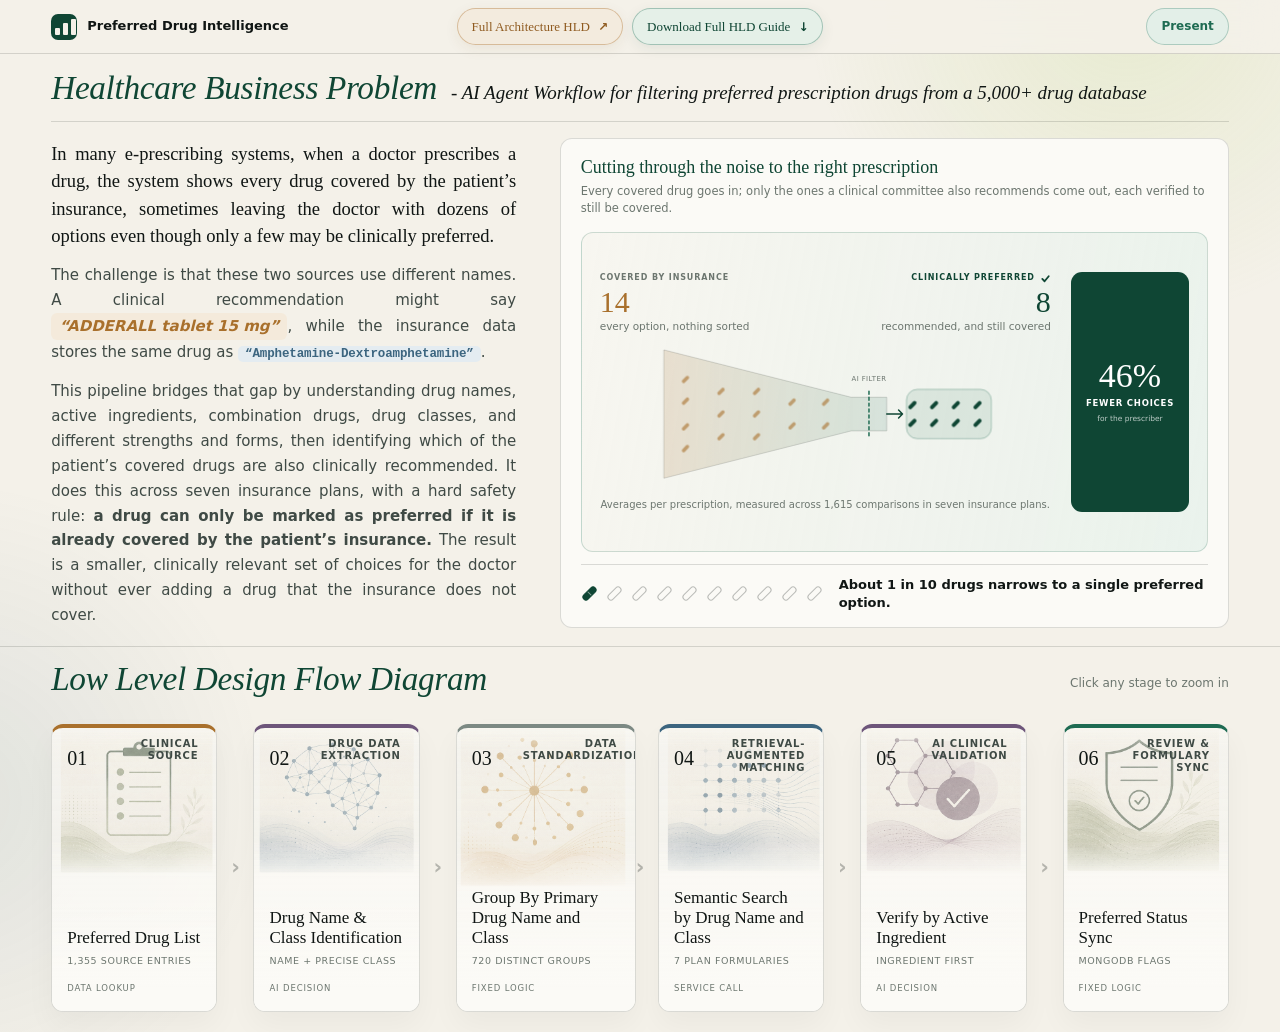
<file: projects/preferred_drug_assignment/index.html>
<!doctype html>
<html lang="en">
<head>
  <meta charset="utf-8">
  <meta name="viewport" content="width=device-width, initial-scale=1">
  <meta name="description" content="Explore the six-stage Preferred Drug Intelligence pipeline that identifies clinically preferred drugs within covered plan formularies.">
  <title>Preferred Drug Intelligence — Architecture Explorer</title>
  <link rel="icon" href="favicon.svg" type="image/svg+xml">
  <link rel="stylesheet" href="styles.css">
  <link rel="stylesheet" href="reference.css">
  <link rel="stylesheet" href="https://esm.sh/@xyflow/react@12.11.5/dist/style.css">
  <script type="importmap">
    {"imports": {
      "react": "https://esm.sh/react@19.2.6",
      "react/jsx-runtime": "https://esm.sh/react@19.2.6/jsx-runtime",
      "react-dom": "https://esm.sh/react-dom@19.2.6?deps=react@19.2.6",
      "react-dom/client": "https://esm.sh/react-dom@19.2.6/client?deps=react@19.2.6",
      "@xyflow/react": "https://esm.sh/@xyflow/react@12.11.5?deps=react@19.2.6,react-dom@19.2.6"
    }}
  </script>
  <script src="app.js" defer></script>
</head>
<body>
  <div class="ambient ambientA" aria-hidden="true"></div><div class="ambient ambientB" aria-hidden="true"></div>
  <header class="topbar">
    <a class="brand" href="#overview" aria-label="Preferred Drug Intelligence home"><span class="brandMark" aria-hidden="true"><i></i><i></i><i></i></span><strong>Preferred Drug Intelligence</strong></a>
    <nav class="primaryActions" aria-label="Architecture resources">
      <button class="featureAction architectureNavButton" id="flowBtn" type="button"><span class="actionLong">Full Architecture HLD</span><span class="actionShort">Architecture</span><span class="actionIcon" aria-hidden="true">↗</span></button>
      <a class="featureAction guideDownloadButton" href="preferred-drug-assignment-hld-guide.pdf" download aria-label="Download the full HLD guide as a PDF"><span class="actionLong">Download Full HLD Guide</span><span class="actionShort">PDF Guide</span><span class="actionIcon" aria-hidden="true">↓</span></a>
    </nav>
    <nav class="topActions" aria-label="Explorer actions"><button class="presentButton" id="presentBtn" type="button">Present</button></nav>
  </header>

  <main id="overview">
    <section class="hero" aria-labelledby="heroTitle">
      <div class="heroZone"><h1 id="heroTitle"><em>Healthcare Business Problem</em><span>- AI Agent Workflow for filtering preferred prescription drugs from a 5,000+ drug database</span></h1></div>
      <div class="heroRule"></div>
      <div class="heroSplit">
        <div class="objective">
          <p class="objectiveLead">In many e-prescribing systems, when a doctor prescribes a drug, the system shows every drug covered by the patient’s insurance, sometimes leaving the doctor with dozens of options even though only a few may be clinically preferred.</p>
          <p class="objectiveBody">The challenge is that these two sources use different names. A clinical recommendation might say <strong><span class="drugTag">“ADDERALL tablet 15 mg”</span></strong>, while the insurance data stores the same drug as <strong><span class="drugCode">“<span class="noBreak">Amphetamine-Dextroamphetamine</span>”</span></strong>.</p>
          <p class="objectiveBody">This pipeline bridges that gap by understanding drug names, active ingredients, combination drugs, drug classes, and different strengths and forms, then identifying which of the patient’s covered drugs are also clinically recommended. It does this across seven insurance plans, with a hard safety rule: <strong>a drug can only be marked as preferred if it is already covered by the patient’s insurance.</strong> The result is a smaller, clinically relevant set of choices for the doctor without ever adding a drug that the insurance does not cover.</p>
        </div>
        <div class="impChart impFunnel hasEntered">
          <header class="impChartHead"><h3>Cutting through the noise to the right prescription</h3><p>Every covered drug goes in; only the ones a clinical committee also recommends come out, each verified to still be covered.</p></header>
          <div class="funnelStage" role="img" aria-label="A funnel: on average 13.9 insurance-covered drugs per prescription are filtered down to 7.5 clinically preferred options, 46 percent fewer choices.">
            <div class="funnelViz">
              <div class="funnelCaptions">
                <div class="fcap fcapBefore"><span class="fcapTag">Covered by insurance</span><span class="fcapNum"><strong>14</strong></span><span class="fcapNote">every option, nothing sorted</span></div>
                <div class="fcap fcapAfter"><span class="fcapTag">Clinically preferred <svg viewBox="0 0 12 12" aria-hidden="true"><path d="M2.5 6.5 5 9l4.5-5.5"/></svg></span><span class="fcapNum"><strong>8</strong></span><span class="fcapNote">recommended, and still covered</span></div>
              </div>
              <svg class="funnelDiagram" viewBox="0 0 340 150" preserveAspectRatio="xMidYMid meet" aria-hidden="true">
                <defs><linearGradient id="funnelGrad" x1="0" y1="0" x2="1" y2="0"><stop offset="0" stop-color="rgba(169,112,44,.16)"/><stop offset="1" stop-color="rgba(30,107,82,.12)"/></linearGradient></defs>
                <g class="fg fgFunnel"><path d="M6 10 L196 58 L232 58 L232 92 L196 92 L6 140 Z" fill="url(#funnelGrad)" stroke="rgba(16,22,20,.16)" stroke-width="1" stroke-linejoin="round"/></g>
                <g class="fg fgClutter" id="clutterMarks"></g>
                <g class="fg fgFilter"><line x1="214" y1="52" x2="214" y2="98" stroke="var(--green)" stroke-width="1.5" stroke-dasharray="3 3" stroke-linecap="round"/><text x="214" y="42" text-anchor="middle" class="fFilterLabel">AI filter</text><path d="M232 75 L248 75 M244 71 L248 75 L244 79" stroke="var(--green-deep)" stroke-width="1.5" fill="none" stroke-linecap="round" stroke-linejoin="round"/></g>
                <g class="fg fgKept" id="keptMarks"><rect x="252" y="50" width="86" height="50" rx="11" fill="rgba(30,107,82,.10)" stroke="rgba(30,107,82,.32)" stroke-width="1"/></g>
              </svg>
              <p class="funnelBaseline">Averages per prescription, measured across 1,615 comparisons in seven insurance plans.</p>
            </div>
            <div class="funnelResult"><strong>46%</strong><span>fewer choices</span><small>for the prescriber</small></div>
          </div>
          <aside class="listInsight"><div class="listTicks" id="listTicks" aria-hidden="true"></div><p><strong>About 1 in 10 drugs narrows to a single preferred option.</strong></p></aside>
        </div>
      </div>
    </section>

    <section class="system" id="stages" aria-labelledby="stagesTitle">
      <div class="sectionHead"><h2 id="stagesTitle"><em>Low Level Design Flow Diagram</em></h2><p>Click any stage to zoom in</p></div>
      <div class="rail" id="rail" role="list" aria-label="Six architecture stages"></div>
    </section>
  </main>

  <section id="storyView" aria-hidden="true" hidden><div id="storyMount"></div></section>

  <section class="storyScreen" id="flowView" role="region" aria-label="Full architecture" aria-hidden="true" hidden>
    <header class="storyScreenHead">
      <button class="storyBack" id="closeFlow" type="button">← Back</button>
      <div class="storyScreenTitle"><p class="eyebrow">Consolidated end-to-end HLD</p><h2 id="flowTitle" tabindex="-1">The whole architecture, one canvas.</h2></div>
    </header>
    <div class="hld-host" id="fullFlowMount" aria-live="polite"></div>
    <footer class="storyScreenFoot"><span>Drag to pan · scroll to zoom</span><span><kbd>Esc</kbd> back</span></footer>
  </section>
</body>
</html>
</file>
<file: projects/clinical_assistant_ai/styles.css>
/* ============================================================
   Architecture Atlas — three-level semantic zoom
   Tokens first. One type scale, used everywhere.
   ============================================================ */

:root {
  /* ink + paper */
  --ink: #101614;
  --ink-2: #3f4a45;
  --ink-3: #6c766f;
  --paper: #f4f1e9;
  --paper-2: #efece2;
  --card: #fbfaf6;
  --line: rgba(16, 22, 20, 0.13);
  --line-2: rgba(16, 22, 20, 0.26);

  /* accents */
  --green: #1e6b52;
  --green-deep: #0f4634;
  --green-wash: #e3efe8;
  --amber: #a9702c;
  --amber-wash: #f4eadb;
  --blue: #3c657f;
  --blue-wash: #e4ecf1;
  --plum: #6d557a;
  --red: #9d4b41;
  --red-wash: #f3e5e2;
  /* two additions for the rail card system — nothing above reads as
     "sage" or "muted grey-green"; picked to match the family's existing
     dusty, medium-dark saturation rather than a brighter pastel sage. */
  --sage: #6f8a68;
  --stone: #7c8983;

  /* type scale — deliberately short */
  --f-display: clamp(28px, 3.1vw, 40px);
  --f-title: clamp(20px, 2vw, 26px);
  --f-lede: clamp(15px, 1.15vw, 17px);
  --f-body: 15px;
  --f-sm: 13.5px;
  --f-xs: 12px;
  --f-micro: 10.5px;

  /* rhythm */
  --gutter: clamp(20px, 4vw, 56px);
  /* The landing page runs close to the window edge on purpose. Reading
     measure is protected per-element (.lede caps at 68ch) rather than by
     squeezing the whole page into a narrow column. */
  --maxw: 1760px;
  /* Detail panels stay narrower: they are dense prose, and a 1700px line
     length is genuinely hard to read. */
  --maxw-panel: 1420px;
  --radius: 12px;
  --shadow: 0 18px 44px rgba(23, 31, 27, 0.09);
  --shadow-lg: 0 30px 80px rgba(23, 31, 27, 0.16);
  --ease: cubic-bezier(0.22, 1, 0.36, 1);

  --serif: "Iowan Old Style", "Palatino Linotype", Palatino, Georgia, "Times New Roman", serif;
  --sans: Inter, ui-sans-serif, system-ui, -apple-system, "Segoe UI", Roboto, sans-serif;
  --mono: "JetBrains Mono", "IBM Plex Mono", ui-monospace, "SF Mono", Menlo, Consolas, monospace;
}

* { box-sizing: border-box; }

html { scroll-behavior: smooth; }

body {
  margin: 0;
  min-width: 320px;
  color: var(--ink);
  background: var(--paper);
  font-family: var(--sans);
  font-size: var(--f-body);
  line-height: 1.62;
  -webkit-font-smoothing: antialiased;
  overflow-x: hidden;
}

body.is-locked { overflow: hidden; }

h1, h2, h3, h4, blockquote, p, dl, dd { margin: 0; }
button { font: inherit; color: inherit; }

:where(button, a, summary, [tabindex]):focus-visible {
  outline: 2px solid var(--green);
  outline-offset: 3px;
  border-radius: 4px;
}

/* ---------- ambient ---------- */
.ambient {
  position: fixed;
  z-index: -2;
  width: 52vw;
  height: 52vw;
  border-radius: 50%;
  pointer-events: none;
  opacity: 0.5;
  animation: drift 34s var(--ease) infinite alternate;
}
.ambient-a {
  top: -26vw;
  right: -14vw;
  background: radial-gradient(circle, rgba(183, 211, 109, 0.38), transparent 68%);
}
.ambient-b {
  top: 46vh;
  left: -30vw;
  background: radial-gradient(circle, rgba(60, 101, 127, 0.2), transparent 68%);
  animation-duration: 46s;
}
@keyframes drift {
  from { transform: translate3d(0, 0, 0) scale(1); }
  to { transform: translate3d(2vw, 3vh, 0) scale(1.08); }
}
.grain {
  position: fixed;
  inset: 0;
  z-index: -1;
  opacity: 0.03;
  pointer-events: none;
  background-image: url("data:image/svg+xml,%3Csvg viewBox='0 0 180 180' xmlns='http://www.w3.org/2000/svg'%3E%3Cfilter id='n'%3E%3CfeTurbulence type='fractalNoise' baseFrequency='.9' numOctaves='3' stitchTiles='stitch'/%3E%3C/filter%3E%3Crect width='100%25' height='100%25' filter='url(%23n)' opacity='.8'/%3E%3C/svg%3E");
}

/* ---------- shared atoms ---------- */
.eyebrow {
  margin: 0;
  font-size: var(--f-micro);
  font-weight: 600;
  letter-spacing: 0.16em;
  text-transform: uppercase;
  color: var(--ink-3);
}

.btn {
  display: inline-flex;
  align-items: center;
  gap: 8px;
  padding: 9px 16px;
  border: 1px solid var(--line-2);
  border-radius: 999px;
  background: transparent;
  font-size: var(--f-sm);
  font-weight: 500;
  cursor: pointer;
  transition: background 0.2s var(--ease), border-color 0.2s var(--ease), transform 0.2s var(--ease), color 0.2s var(--ease);
}
.btn:hover { border-color: var(--ink); transform: translateY(-1px); }
.btn:disabled { opacity: 0.34; pointer-events: none; }
.btn-quiet { background: rgba(255, 255, 255, 0.5); }
.btn-solid {
  background: var(--green-deep);
  border-color: var(--green-deep);
  color: #fbfaf6;
}
.btn-solid:hover { background: var(--green); border-color: var(--green); }
.btn-lg { padding: 12px 22px; font-size: var(--f-body); }
.btn-link {
  border-color: transparent;
  padding: 9px 4px;
  color: var(--green-deep);
  text-decoration: underline;
  text-decoration-color: rgba(15, 70, 52, 0.3);
  text-underline-offset: 5px;
}
.btn-link:hover { border-color: transparent; text-decoration-color: var(--green); }

/* Third weight in the panel footer. Same pill shape as its two neighbours so
   the row reads as one control group, but a soft amber wash rather than a
   fill, so it stays quieter than Previous (white fill) and well below Next
   (solid green).

   Amber is the same tone used for the ReAct baseline bar in the hero stats
   and the Full flow button — an established warm accent in this palette
   rather than a new colour. Deliberately not green: green is this system's
   "primary forward action" signal, and an escape hatch should not compete
   with the main path for it. */
.btn-tertiary {
  color: var(--amber);
  background: color-mix(in srgb, var(--amber) 8%, transparent);
  border-color: color-mix(in srgb, var(--amber) 38%, transparent);
}
.btn-tertiary:hover {
  color: var(--card);
  background: var(--amber);
  border-color: var(--amber);
}

/* Present reuses --green, but deliberately the mid tone, not --green-deep.
   --green-deep is reserved for the one true primary action in this app (the
   Next-stage button, the brand mark) — sitting one shade lighter here keeps
   Present from reading as if it were that same "advance the flow" call to
   action. (Full flow now lives centered in the topbar; see .btn-flow-nav.) */
.btn-present {
  color: var(--green);
  background: var(--green-wash);
  border-color: color-mix(in srgb, var(--green) 40%, transparent);
}
.btn-present:hover { background: var(--green); border-color: var(--green); color: var(--card); }

.icon-x {
  width: 34px;
  height: 34px;
  display: grid;
  place-items: center;
  border: 1px solid var(--line-2);
  border-radius: 50%;
  background: var(--card);
  font-size: 17px;
  line-height: 1;
  cursor: pointer;
  transition: background 0.2s var(--ease), color 0.2s var(--ease);
}
.icon-x:hover { background: var(--ink); color: var(--paper); }

kbd {
  display: inline-block;
  min-width: 18px;
  padding: 1px 5px;
  border: 1px solid var(--line-2);
  border-bottom-width: 2px;
  border-radius: 4px;
  background: var(--card);
  font-family: var(--sans);
  font-size: 10px;
  text-align: center;
}

/* ---------- topbar ---------- */
/* Three columns, the outer two equal and flexible, the middle one sized to
   its own content — a centered nav item this way stays centered regardless
   of how wide the brand or the right-hand actions are, which plain flex
   (space-between + an absolutely-positioned middle child) can't guarantee
   once either side wraps or truncates. */
.topbar {
  position: sticky;
  top: 0;
  z-index: 30;
  display: grid;
  grid-template-columns: 1fr auto 1fr;
  align-items: center;
  gap: 16px;
  height: 54px;
  padding: 0 var(--gutter);
  border-bottom: 1px solid var(--line);
  background: rgba(244, 241, 233, 0.9);
  backdrop-filter: blur(16px);
}
.brand { display: flex; align-items: center; gap: 10px; min-width: 0; justify-self: start; color: inherit; text-decoration: none; }
.topbar-center { display: flex; justify-self: center; }
.brand-mark {
  display: grid;
  grid-template-columns: repeat(3, 5px);
  align-items: end;
  gap: 3px;
  width: 26px;
  height: 26px;
  padding: 5px 4px;
  border-radius: 7px;
  background: var(--green-deep);
}
.brand-mark i { display: block; background: var(--paper); border-radius: 1px; }
.brand-mark i:nth-child(1) { height: 7px; }
.brand-mark i:nth-child(2) { height: 12px; }
.brand-mark i:nth-child(3) { height: 16px; }
.brand-text { display: grid; line-height: 1.25; min-width: 0; }
.brand-text b {
  display: block;
  font-size: clamp(11.5px, 1.55vw, 13.5px);
  font-weight: 600;
  white-space: nowrap;
  overflow: hidden;
  text-overflow: ellipsis;
}
.topbar-actions { display: flex; gap: 8px; justify-self: end; }

/* Full flow, promoted from a hero tile to a permanent nav pill so it reads
   as a constant way in rather than a one-time hero decoration. Same warm
   amber accent it always had. */
.btn-flow-nav {
  color: var(--amber);
  background: var(--amber-wash);
  border-color: color-mix(in srgb, var(--amber) 40%, transparent);
}
.btn-flow-nav:hover { background: var(--amber); border-color: var(--amber); color: var(--card); }

/* ---------- hero: three-zone magazine layout ---------- */
main { display: block; }

.hero { max-width: var(--maxw); margin: 0 auto; padding: 0 var(--gutter); }

/* Zone 1 — the headline. Full flow now lives in the topbar, so this zone is
   a single text column rather than a text-plus-tile split. Compact on
   purpose: the whole landing view (hero + system map) is meant to fit one
   screen, so this zone gets a fraction of the vertical rhythm a normal
   marketing hero would. */
.hero-zone1 { padding-top: 20px; padding-bottom: 14px; }
.hero-zone1-text { min-width: 0; }

/* Two-tier headline on one baseline: a short italic label naming the problem
   domain, then the system that answers it running smaller beside it. The
   label is deliberately kept to a few words — this is a flex row, so a long
   first item would push the second one into a second block and the two
   volumes would stop reading as one sentence. */
.hero h1 {
  margin: 8px 0 0;
  display: flex;
  flex-wrap: wrap;
  align-items: baseline;
  gap: 14px;
  font-family: var(--serif);
  font-size: clamp(24px, 2.6vw, 32px);
  font-weight: 400;
  line-height: 1.1;
  letter-spacing: -0.01em;
}
.hero h1 em {
  font-style: italic;
  font-weight: 400;
  color: var(--green-deep);
}

/* Shared with the hero's "Healthcare Business Problem" label — any section
   that wants the same treatment (large italic serif, green) uses this
   instead of duplicating the declaration. */
.section-em {
  margin: 0;
  font-family: var(--serif);
  font-size: clamp(24px, 2.6vw, 32px);
  font-weight: 400;
  font-style: italic;
  line-height: 1.1;
  letter-spacing: -0.01em;
  color: var(--green-deep);
}
.hero h1 > span {
  flex: 1 1 420px;
  font-family: var(--serif);
  font-size: clamp(15px, 1.3vw, 17px);
  font-style: italic;
  font-weight: 400;
  line-height: 1.4;
  letter-spacing: 0;
  color: var(--ink-2);
}

.hero-rule { height: 1px; background: var(--line); border: 0; margin: 0; }

/* Zone 2 — editorial split: paragraph left, stat annotations right.
   Right column is capped rather than a pure percentage so it stays a
   narrow margin note even on very wide screens, not a growing block.
   Widened slightly from the plain-number version to give the 2x2 bar-chart
   grid enough room per cell. */
/* The left column is capped at the same measure as the paragraph inside it
   (.lede is 68ch). Sizing the column to 1fr instead left the paragraph's
   unused width sitting inside the column as dead space, which read as a
   hole between the two halves. Capping the column and giving the remainder
   to the metrics panel closes that gap and lets the panel actually use the
   width it is given — it lays its cards out two-up rather than stacking. */
.hero-zone2 {
  display: grid;
  grid-template-columns: minmax(0, 68ch) minmax(360px, 1fr);
  gap: clamp(28px, 3vw, 52px);
  align-items: start;
  padding: 18px 0 16px;
}
.lede {
  /* Wide enough to fill the column at --maxw without a dead gap beside it,
     still inside the comfortable 45–75ch measure for justified body text. */
  max-width: 68ch;
  font-size: var(--f-body);
  color: var(--ink-2);
  line-height: 1.65;
  text-align: justify;
  text-justify: inter-word;
  /* hyphens: auto was tried and rejected — the browser's dictionary broke
     "intent" as "in-tent", which is a worse reading experience than the
     word-spacing gaps it was meant to fix. Justify on word spacing alone. */
  hyphens: none;
}

/* The one way into the worked-example overlay from the landing page. Sits
   directly under the lede as its own line — .lede is block-level, so this
   naturally starts a new line without extra layout rules. */
.hero-example-link { margin-top: 10px; font-size: var(--f-sm); padding: 4px; }

/* right column: the evaluation panel. Two independent metrics side by side —
   each with its own ground truth and its own failure mode, neither a
   substitute for the other. Still plain text on the page surface: structure
   comes from layout and one hairline, not from cards with fills and
   shadows. */
.hero-stats { padding-top: 0; }

.eval-eyebrow {
  margin: 0 0 10px;
  font-family: var(--sans);
  font-size: 11px;
  font-weight: 600;
  letter-spacing: 0.09em;
  text-transform: uppercase;
  color: var(--ink-3);
}

.eval-grid {
  display: grid;
  grid-template-columns: 1fr 1fr;
  gap: 14px;
}
.eval-card {
  min-width: 0;
  display: flex;
  flex-direction: column;
  padding: 15px 16px 14px;
  border: 1px solid var(--line);
  border-top: 3px solid var(--green);
  border-radius: 12px;
  background: color-mix(in srgb, var(--card) 84%, transparent);
  box-shadow: 0 8px 24px rgba(23, 31, 27, 0.055);
}
.eval-card--grounding {
  border-top-color: var(--blue);
  background: color-mix(in srgb, var(--blue-wash) 46%, var(--card));
}
.eval-card-head {
  display: grid;
  grid-template-columns: auto 1fr auto;
  align-items: center;
  gap: 8px;
  margin-bottom: 12px;
}

/* icon + name share a baseline row; the figure sits under them at display
   size so the eye lands on the number, not the label. */
.eval-icon {
  display: inline-grid;
  place-items: center;
  width: 26px;
  height: 26px;
  border: 1px solid currentColor;
  border-radius: 8px;
  color: var(--green);
  opacity: 0.75;
  margin-bottom: 0;
}
.eval-icon svg { width: 15px; height: 15px; }
.eval-card--grounding .eval-icon { color: var(--blue); }

.eval-dimension {
  font-size: 10px;
  font-weight: 700;
  letter-spacing: 0.09em;
  text-transform: uppercase;
  color: var(--ink-3);
}
.eval-badge {
  padding: 3px 7px;
  border: 1px solid color-mix(in srgb, var(--green) 35%, transparent);
  border-radius: 999px;
  background: var(--green-wash);
  color: var(--green-deep);
  font-size: 9px;
  font-weight: 700;
  letter-spacing: 0.06em;
  line-height: 1.2;
  text-transform: uppercase;
  white-space: nowrap;
}
.eval-badge--next {
  border-color: color-mix(in srgb, var(--blue) 35%, transparent);
  background: var(--blue-wash);
  color: #274d64;
}

.eval-name {
  margin: 0;
  font-family: var(--sans);
  font-size: 11px;
  font-weight: 600;
  letter-spacing: 0.06em;
  text-transform: uppercase;
  color: var(--ink-2);
}
.eval-target-row {
  display: flex;
  align-items: baseline;
  gap: 8px;
  margin-top: 3px;
}
.eval-target {
  font-size: 31px;
  font-weight: 700;
  line-height: 1.05;
  color: var(--green-deep);
  font-variant-numeric: tabular-nums;
}
.eval-card--grounding .eval-target { color: #274d64; }
.eval-qualifier {
  font-family: var(--mono);
  font-size: 10px;
  color: var(--ink-3);
}
.eval-track {
  height: 8px;
  margin-top: 9px;
  overflow: visible;
  background: color-mix(in srgb, var(--paper-2) 78%, white);
}
.eval-bar-a { background: var(--green-deep); }
.eval-bar-b { background: var(--blue); }
.eval-threshold {
  position: absolute;
  top: -4px;
  width: 2px;
  height: 16px;
  border-radius: 2px;
  background: var(--ink);
  transform: translateX(-1px);
  box-shadow: 0 0 0 3px rgba(251, 250, 246, 0.72);
}
.eval-scale {
  display: grid;
  grid-template-columns: 1fr auto 1fr;
  gap: 6px;
  margin-top: 6px;
  font-family: var(--mono);
  font-size: 8.5px;
  line-height: 1.2;
  color: var(--ink-3);
}
.eval-scale span:nth-child(2) { text-align: center; }
.eval-scale span:last-child { text-align: right; }

.eval-desc {
  margin: 7px 0 0;
  font-size: 13px;
  line-height: 1.5;
  color: var(--ink-2);
}
/* Where the answer key comes from is the load-bearing detail on this panel:
   it is what separates a metric you can actually run from one you can only
   describe. Set apart on its own rule rather than buried in the copy. */
.eval-truth {
  margin: auto 0 0;
  padding-top: 8px;
  border-top: 1px solid var(--line);
  font-family: var(--mono);
  font-size: 12px;
  line-height: 1.45;
  color: var(--ink-2);
}

.eval-breakdown {
  margin-top: 12px;
  border: 1px solid color-mix(in srgb, var(--blue) 28%, var(--line));
  border-radius: 11px;
  background: rgba(251, 250, 246, 0.58);
  overflow: hidden;
}
.eval-breakdown summary {
  position: relative;
  display: flex;
  align-items: center;
  justify-content: space-between;
  gap: 14px;
  min-height: 44px;
  padding: 9px 14px;
  list-style: none;
  cursor: pointer;
  color: var(--green-deep);
}
.eval-breakdown summary::-webkit-details-marker { display: none; }
.eval-breakdown summary > span { display: flex; align-items: baseline; gap: 9px; min-width: 0; }
.eval-breakdown summary b { font-size: 11px; letter-spacing: 0.05em; text-transform: uppercase; }
.eval-breakdown summary small { font-size: 11px; color: var(--ink-3); }
.eval-breakdown summary > i {
  position: relative;
  flex: 0 0 20px;
  width: 20px;
  height: 20px;
  border: 1px solid color-mix(in srgb, var(--green) 40%, transparent);
  border-radius: 50%;
}
.eval-breakdown summary > i::before,
.eval-breakdown summary > i::after {
  content: "";
  position: absolute;
  top: 50%;
  left: 50%;
  width: 8px;
  height: 1px;
  background: var(--green);
  transform: translate(-50%, -50%);
  transition: transform 0.2s var(--ease);
}
.eval-breakdown summary > i::after { transform: translate(-50%, -50%) rotate(90deg); }
.eval-breakdown[open] summary > i::after { transform: translate(-50%, -50%) rotate(0deg); }
.eval-mini-grid {
  display: grid;
  grid-template-columns: repeat(4, minmax(0, 1fr));
  gap: 1px;
  border-top: 1px solid var(--line);
  background: var(--line);
}
.eval-mini {
  display: grid;
  grid-template-columns: 1fr auto;
  align-items: baseline;
  gap: 4px 8px;
  min-width: 0;
  padding: 10px 11px;
  background: var(--card);
}
.eval-mini > span { font-size: 10px; font-weight: 700; line-height: 1.3; color: var(--ink-2); }
.eval-mini > b { font-size: 15px; line-height: 1; color: var(--green-deep); font-variant-numeric: tabular-nums; }
.eval-mini > small { grid-column: 1 / -1; font-size: 9.5px; line-height: 1.35; color: var(--ink-3); }
.eval-mini--critical > b { color: var(--red); }

.stat-groups { display: grid; grid-template-columns: 1fr 1fr; gap: 14px 20px; }
.stat-cell { display: flex; flex-direction: column; min-width: 0; }
.stat-number {
  margin: 0;
  font-size: 24px;
  font-weight: 700;
  line-height: 1.1;
  color: var(--green-deep);
  font-variant-numeric: tabular-nums;
}
.stat-label {
  margin: 4px 0 0;
  font-size: 11px;
  font-weight: 500;
  letter-spacing: 0.08em;
  text-transform: uppercase;
  color: var(--ink-3);
}

/* efficiency cells: two stacked full-width bars, ReAct vs MAS */
.stat-bars { display: grid; gap: 4px; margin-top: 8px; }
.stat-bar-row { display: grid; grid-template-columns: 28px 1fr auto; align-items: center; gap: 5px; }
.stat-bar-tag { font-size: 10px; font-weight: 500; color: var(--ink-3); }
.stat-bar-track { position: relative; height: 6px; background: var(--paper-2); border-radius: 2px; overflow: hidden; }
.stat-bar { position: absolute; inset: 0 auto 0 0; height: 100%; border-radius: 2px; }
/* --amber-wash (#f4eadb) sat almost exactly on top of the track's own
   background (--paper-2, #efece2) — same lightness, so the ReAct baseline
   bar was effectively invisible. --amber is the solid version already used
   elsewhere for this palette's amber accent (Plan's dashed border, decision
   gates); reusing it here just for visible contrast, not for its "gate"
   meaning. */
.stat-bar-before { background: var(--amber); }
.stat-bar-after { background: var(--green-deep); }
.stat-bar-value { font-size: 10px; font-weight: 500; color: var(--ink-3); text-align: right; font-variant-numeric: tabular-nums; white-space: nowrap; }

/* ---------- stat reveal — bars grow as their number counts up ----------
   scaleX rather than animating width: transforms are GPU-composited, so both
   bars moving at once stay smooth, and the inline width in the markup remains
   the single source of truth for the final size. Nothing here changes what
   the numbers say — only how they arrive. */
.stat-cell { --stat-delay: 0s; }
.stat-cell:nth-child(2) { --stat-delay: 0.09s; }

/* Mirrors the 90ms-per-cell stagger runStatCounters() applies to the numbers,
   so each bar and the figure above it arrive as one object. */
.eval-card { --stat-delay: 0s; }
.eval-card:nth-of-type(2) { --stat-delay: 0.09s; }

.stat-bar {
  transform: scaleX(0);
  transform-origin: left center;
  transition: transform 0.62s var(--ease);
  transition-delay: var(--stat-delay);
}
.stats-live .stat-bar { transform: scaleX(1); }

/* The MAS bar lands just after the ReAct bar it is being compared against,
   so the eye reads the baseline first and the improvement second. */
.stat-bar-after { transition-delay: calc(var(--stat-delay) + 0.16s); }

.section-rule { max-width: var(--maxw); margin: 0 auto; height: 1px; background: var(--line); border: 0; }

/* ---------- map ---------- */
.map {
  max-width: var(--maxw);
  margin: 0 auto;
  padding: 20px var(--gutter) clamp(16px, 3vh, 28px);
}
.section-head {
  display: flex;
  flex-wrap: wrap;
  align-items: flex-end;
  justify-content: space-between;
  gap: 16px;
  padding-bottom: 10px;
  border-bottom: 1px solid var(--line);
}
.section-head h2 {
  margin-top: 6px;
  font-family: var(--serif);
  font-size: var(--f-title);
  font-weight: 400;
  line-height: 1.15;
}
.section-hint { font-size: var(--f-xs); color: var(--ink-3); }

.chip {
  min-width: 30px;
  height: 30px;
  padding: 0 10px;
  border: 1px solid var(--line-2);
  border-radius: 999px;
  background: transparent;
  font-size: var(--f-xs);
  cursor: pointer;
  transition: background 0.2s var(--ease), color 0.2s var(--ease);
}
.chip:hover { background: var(--ink); color: var(--paper); }
.chip:disabled { opacity: 0.3; pointer-events: none; }
.chip-wide { min-width: 54px; }

/* stage rail */
.rail {
  display: grid;
  grid-template-columns: repeat(7, minmax(0, 1fr));
  gap: 16px;
  margin-top: 14px;
}
.stage {
  position: relative;
  isolation: isolate;
  overflow: hidden;
  display: flex;
  flex-direction: column;
  gap: 4px;
  min-height: 292px;
  padding: 11px 12px 10px;
  border: 1px solid var(--line);
  border-radius: var(--radius);
  background: var(--card);
  text-align: left;
  cursor: pointer;
  transition: transform 0.25s var(--ease), box-shadow 0.25s var(--ease), border-color 0.25s var(--ease), opacity 0.3s var(--ease);
}
.stage::before {
  content: "";
  position: absolute;
  inset: 52% 0 0;
  z-index: 1;
  background: linear-gradient(
    to bottom,
    transparent 0,
    rgba(251, 250, 246, 0.76) 48%,
    rgba(251, 250, 246, 0.95) 100%
  );
  pointer-events: none;
}
.stage > *:not(.stage-art) {
  position: relative;
  z-index: 2;
}
.stage-art {
  position: absolute;
  inset: 0;
  z-index: 0;
  display: block;
  width: 100%;
  height: 100%;
  background-image: url("stage-personalities-chat.png");
  background-repeat: no-repeat;
  background-size: 400% 200%;
  opacity: 0.82;
  mix-blend-mode: multiply;
  filter: saturate(0.88) contrast(0.97);
  -webkit-mask-image: linear-gradient(to bottom, transparent 0, #000 7%, #000 94%, transparent 100%);
  mask-image: linear-gradient(to bottom, transparent 0, #000 7%, #000 94%, transparent 100%);
  transform-origin: center;
  transition: opacity 0.3s var(--ease), filter 0.3s var(--ease), transform 0.3s var(--ease);
  pointer-events: none;
}
.stage:is(:hover, :focus-visible, .is-active) .stage-art {
  opacity: 0.92;
  filter: saturate(1) contrast(1);
  transform: scale(1.01);
}
.stage[data-stage="ingress"] .stage-art { background-position: 0 0; }
.stage[data-stage="retrieval"] .stage-art { background-position: 33.333% 0; }
.stage[data-stage="context"] .stage-art { background-position: 66.667% 0; }
.stage[data-stage="prompt"] .stage-art { background-position: 100% 0; }
.stage[data-stage="generation"] .stage-art { background-position: 0 100%; }
.stage[data-stage="tooling"] .stage-art { background-position: 33.333% 100%; }
.stage[data-stage="settle"] .stage-art { background-position: 66.667% 100%; }
.stage::after {
  content: "";
  position: absolute;
  top: 50%;
  right: -15px;
  width: 8px;
  height: 8px;
  border-top: 1.5px solid var(--line-2);
  border-right: 1.5px solid var(--line-2);
  transform: translateY(-50%) rotate(45deg);
  transform-origin: center;
  /* The six chevrons stay put; only their colour animates. Staggering the
     delay makes the green read as a pulse travelling left to right, which
     says "flow moves this way" without anything actually moving. */
  animation: railPulse 2.1s var(--ease) infinite;
}
.stage:last-child::after { display: none; }

/* Peak is short and the decay is long, so at any instant one chevron is
   bright and the ones behind it are fading — a comet tail rather than a
   blink. The 62%–100% tail is the rest between sweeps; shrinking that
   window is what raises the sweep frequency. */
@keyframes railPulse {
  0%   { border-color: var(--line-2); transform: translateY(-50%) rotate(45deg) scale(1); }
  8%   { border-color: var(--green); transform: translateY(-50%) rotate(45deg) scale(1.32); }
  19%  { border-color: color-mix(in srgb, var(--green) 62%, var(--line-2)); transform: translateY(-50%) rotate(45deg) scale(1.14); }
  34%  { border-color: color-mix(in srgb, var(--green) 32%, var(--line-2)); transform: translateY(-50%) rotate(45deg) scale(1.04); }
  50%  { border-color: color-mix(in srgb, var(--green) 12%, var(--line-2)); transform: translateY(-50%) rotate(45deg) scale(1); }
  62%, 100% { border-color: var(--line-2); transform: translateY(-50%) rotate(45deg) scale(1); }
}

/* 0.12s apart: the head crosses all six in ~0.6s while each chevron's own
   fade runs ~1.3s, so several stay lit behind the head. That overlap is the
   tail — without it the chevrons would blink one at a time. */
.stage:nth-child(1)::after { animation-delay: 0s; }
.stage:nth-child(2)::after { animation-delay: 0.12s; }
.stage:nth-child(3)::after { animation-delay: 0.24s; }
.stage:nth-child(4)::after { animation-delay: 0.36s; }
.stage:nth-child(5)::after { animation-delay: 0.48s; }
.stage:nth-child(6)::after { animation-delay: 0.6s; }

/* A card being read is the subject; the ambient sweep should not compete
   with it, so the sweep drops out while any card is hovered or open. */
.rail:hover .stage::after,
.rail:focus-within .stage::after { animation-play-state: paused; }
.stage:hover,
.stage.is-active { transform: translateY(-3px); box-shadow: var(--shadow); }
.stage-top {
  display: none;
  align-items: center;
  justify-content: space-between;
  gap: 6px;
  font-size: var(--f-micro);
  letter-spacing: 0.12em;
  text-transform: uppercase;
  color: var(--ink-3);
}
.stage-left { display: flex; align-items: center; gap: 5px; }
.stage-top b { font-weight: 600; color: var(--ink-2); }
.stage-top i {
  font-style: normal;
  padding: 2px 7px;
  border-radius: 999px;
  background: var(--paper-2);
  font-size: 9px;
}
/* Full stage names (e.g. "Pharmacological Intervention Extraction") replaced
   short ones here, so this is sized to wrap 2–3 lines inside a ~200px card
   without overflowing it — the card has no fixed height, so it grows to fit,
   but the text still needs to stay legible at that width. */
.stage-name {
  font-size: var(--f-sm);
  font-weight: 600;
  line-height: 1.25;
  letter-spacing: -0.005em;
  overflow-wrap: break-word;
}
.stage-copy {
  display: grid;
  gap: 3px;
  margin-top: auto;
  text-shadow: 0 1px 0 rgba(251, 250, 246, 0.9);
}
.stage-desc { font-size: var(--f-xs); line-height: 1.45; color: var(--ink-3); }

/* mode icon — deterministic (gear) vs model-reasoning (diamond), always the
   first element of the top-left group, same structural position every card */
.stage-mode-inline { font-size: 10.5px; line-height: 1; color: var(--ink-3); }

/* corner texture — small, muted, sits in the padding gutter above the
   content row so it never collides with the index/tag line beneath it */
.stage-texture {
  position: absolute;
  top: 30px;
  right: 9px;
  font-size: 8.5px;
  line-height: 1;
  color: var(--ink-3);
  opacity: 0.45;
  pointer-events: none;
  white-space: nowrap;
}

/* hover arrow — identical behavior on all 7 cards */
.stage-arrow {
  position: absolute;
  top: 50%;
  right: 12px;
  transform: translateY(-50%);
  font-size: 15px;
  color: var(--ink-3);
  opacity: 0;
  transition: opacity 0.2s var(--ease);
  pointer-events: none;
}
.stage:hover .stage-arrow,
.stage.is-active .stage-arrow { opacity: 1; }

/* A consistent phase banner anchors every card. The compact phase tag is the
   description used in the rail model (Admit, Ground, Assemble, and so on). */
.stage-band {
  display: flex;
  align-items: center;
  justify-content: space-between;
  position: absolute;
  top: 0;
  left: 0;
  right: 0;
  height: 22px;
  padding: 0 12px;
  background: var(--ink);
  font-size: var(--f-micro);
  letter-spacing: 0.12em;
  text-transform: uppercase;
}
.stage-band b { color: var(--paper); font-weight: 600; }
.stage-band i { font-style: normal; color: rgba(251, 250, 246, 0.76); }
.stage:hover .stage-band,
.stage.is-active .stage-band { background: color-mix(in srgb, var(--ink) 85%, white); }
.stage-check, .stage-mode-standalone { display: none; }

/* ---------- card 01 · Admission — a hard identity boundary ---------- */
.stage[data-stage="ingress"] { border-left: 3px solid var(--ink-2); }
.stage[data-stage="ingress"]:hover,
.stage[data-stage="ingress"].is-active { border-left-color: color-mix(in srgb, var(--ink-2) 82%, white); }
.stage[data-stage="ingress"] .stage-mode-inline::before { content: "⚙"; }
.stage[data-stage="ingress"] .stage-texture::before { content: "┃ · · ·"; letter-spacing: 1px; }

/* ---------- card 02 · Retrieval — a broad evidence search ---------- */
.stage[data-stage="retrieval"] { border-left: 3px solid var(--blue); }
.stage[data-stage="retrieval"]:hover,
.stage[data-stage="retrieval"].is-active { border-left-color: color-mix(in srgb, var(--blue) 82%, white); }
.stage[data-stage="retrieval"] .stage-mode-inline::before { content: "⚙"; }
.stage[data-stage="retrieval"] .stage-texture::before { content: "⌕ · · ·"; letter-spacing: 1px; }

/* ---------- card 03 · Context — several patient views converge ---------- */
.stage[data-stage="context"] {
  border-left: 3px solid var(--amber);
  background: #fbf7ef;
}
.stage[data-stage="context"]:hover,
.stage[data-stage="context"].is-active { border-left-color: color-mix(in srgb, var(--amber) 82%, white); }
.stage[data-stage="context"] .stage-mode-inline::before { content: "⚙"; }
.stage[data-stage="context"] .stage-texture::before { content: "≡ ≡ ≡"; font-size: 8px; }

/* ---------- card 04 · Prompt — deterministic composition plus a quota gate ---------- */
.stage[data-stage="prompt"] {
  border: 1.5px dashed var(--plum);
  background: #fbf8fb;
}
.stage[data-stage="prompt"]:hover,
.stage[data-stage="prompt"].is-active { border-color: color-mix(in srgb, var(--plum) 82%, white); }
.stage[data-stage="prompt"] .stage-mode-inline::before { content: "⚙"; }
.stage[data-stage="prompt"] .stage-texture::before { content: "+ + +"; letter-spacing: 1px; }

/* ---------- card 05 · Generation — the live, model-reasoning path ---------- */
.stage[data-stage="generation"] { border-left: 4px solid var(--green-deep); }
.stage[data-stage="generation"]:hover,
.stage[data-stage="generation"].is-active { border-left-color: color-mix(in srgb, var(--green-deep) 82%, white); }
.stage[data-stage="generation"] .stage-mode-inline::before { content: "◆"; }
.stage[data-stage="generation"] .stage-texture {
  display: block;
  top: 32px;
  width: 30px;
  height: 3px;
  border-radius: 2px;
  background: linear-gradient(90deg, var(--green-deep) 0 35%, transparent 35% 45%, var(--green-deep) 45% 70%, transparent 70% 80%, var(--green-deep) 80%);
  opacity: 0.55;
}

/* ---------- card 06 · Tooling — the only return loop ---------- */
.stage[data-stage="tooling"] {
  border-left: 3px solid var(--sage);
  border-top: 3px solid var(--sage);
  background: #fcfaf7;
}
.stage[data-stage="tooling"]:hover,
.stage[data-stage="tooling"].is-active {
  border-left-color: color-mix(in srgb, var(--sage) 82%, white);
  border-top-color: color-mix(in srgb, var(--sage) 82%, white);
}
.stage[data-stage="tooling"] .stage-mode-inline::before { content: "◆"; }
.stage[data-stage="tooling"] .stage-texture { color: var(--sage); opacity: 0.6; }
.stage[data-stage="tooling"] .stage-texture::before { content: "↻ ↻ ↻"; }
.stage[data-stage="tooling"] .stage-top i::before { content: "↻ "; }

/* ---------- card 07 · Settle — persisted, cited and observed ---------- */
.stage[data-stage="settle"] { border-left: 1px solid var(--line); overflow: hidden; }
.stage[data-stage="settle"] .stage-texture { display: none; }
.stage[data-stage="settle"] .stage-check {
  display: block;
  position: absolute;
  top: 28px;
  right: 12px;
  font-size: 12px;
  color: var(--green-deep);
  opacity: 0.7;
}
.stage[data-stage="settle"] .stage-check::before { content: "✓"; }

.map-nav { display: flex; justify-content: center; gap: 8px; margin-top: 14px; }
.map-nav .chip { min-width: 100px; }

/* "Zoom out to the whole system" lands back on the hero claim itself —
   a brief pulse marks the deliberate return, then fades. */
.hero h1 { transition: color 0.5s var(--ease), transform 0.5s var(--ease); }
.hero h1.is-landed { color: var(--green-deep); transform: scale(1.015); }
.hero h1:focus-visible { outline: none; }

.pagefoot {
  display: flex;
  flex-wrap: wrap;
  gap: 10px;
  justify-content: center;
  padding: 9px var(--gutter);
  border-top: 1px solid var(--line);
  font-size: var(--f-xs);
  color: var(--ink-3);
}
.keys { display: flex; align-items: center; gap: 4px; }

/* ---------- zoom caption ---------- */
.caption {
  position: fixed;
  z-index: 90;
  left: 50%;
  bottom: 96px;
  max-width: min(560px, 86vw);
  padding: 10px 20px;
  border-radius: 999px;
  background: rgba(16, 22, 20, 0.9);
  color: #f6f4ee;
  font-family: var(--serif);
  font-size: var(--f-lede);
  text-align: center;
  pointer-events: none;
  opacity: 0;
  transform: translate(-50%, 10px);
  transition: opacity 0.35s var(--ease), transform 0.35s var(--ease);
}
.caption.is-on { opacity: 1; transform: translate(-50%, 0); }

/* ---------- full flow diagram ---------- */
.flowview {
  position: fixed;
  inset: 0;
  z-index: 65;
  display: grid;
  grid-template-rows: auto minmax(0, 1fr) auto;
  background: var(--paper);
  visibility: hidden;
  opacity: 0;
  transition: opacity 0.3s var(--ease), visibility 0.3s;
}
.flowview.is-open { visibility: visible; opacity: 1; }
.flow-head {
  display: flex;
  align-items: center;
  justify-content: space-between;
  gap: 16px;
  height: 62px;
  padding: 0 var(--gutter);
  border-bottom: 1px solid var(--line);
  background: rgba(244, 241, 233, 0.94);
}
.flow-head h2 { margin-top: 3px; font-family: var(--serif); font-size: 19px; font-weight: 400; }
.flow-head-actions { display: flex; align-items: center; gap: 10px; }
.flow-zoom { display: flex; gap: 4px; }

.full-flow-shell {
  position: relative;
  min-height: 0;
  overflow: hidden;
  overscroll-behavior: contain;
  background:
    radial-gradient(circle at 20% 10%, rgba(60, 101, 127, 0.07), transparent 31%),
    radial-gradient(circle at 75% 90%, rgba(109, 85, 122, 0.06), transparent 34%),
    var(--paper-2);
}
.full-flow-canvas { width: 100%; height: 100%; }
.full-flow-canvas .react-flow__pane { cursor: grab; }
.full-flow-canvas .react-flow__pane.dragging { cursor: grabbing; }
.full-flow-canvas .react-flow__node-phase { pointer-events: none !important; }

/* One colour family per architectural phase. Components inherit the same
   tokens as their surrounding phase panel so the grouping is immediate even
   before labels are read. */
.hld-phase--inputs, .hld-node--inputs { --hld-accent: #67736d; --hld-wash: #efede6; }
.hld-phase--knowledge, .hld-node--knowledge { --hld-accent: #3c657f; --hld-wash: #e4ecf1; }
.hld-phase--context, .hld-node--context { --hld-accent: #6d557a; --hld-wash: #eee8f1; }
.hld-phase--plan, .hld-node--plan { --hld-accent: #1e6b52; --hld-wash: #e3efe8; }
.hld-phase--execute, .hld-node--execute { --hld-accent: #a9702c; --hld-wash: #f4eadb; }
.hld-phase--critique, .hld-node--critique { --hld-accent: #96516f; --hld-wash: #f3e7ed; }
.hld-phase--post, .hld-node--post { --hld-accent: #49677b; --hld-wash: #e7edf0; }
.hld-node--tone-artifact { --hld-accent: #696b67; --hld-wash: #efede7; }
.hld-node--tone-success { --hld-accent: #14745e; --hld-wash: #dff1eb; }
.hld-node--tone-failure { --hld-accent: #a44f2c; --hld-wash: #f5e4db; }

.hld-phase {
  position: relative;
  width: 100%;
  height: 100%;
  padding: 18px 20px;
  border: 1px solid color-mix(in srgb, var(--hld-accent) 28%, transparent);
  border-radius: 22px;
  background: color-mix(in srgb, var(--hld-wash) 72%, transparent);
  box-shadow: 0 1px 0 rgba(255, 255, 255, 0.72) inset;
}
.hld-phase-heading { display: flex; align-items: center; gap: 11px; }
.hld-phase-index {
  flex: none;
  display: grid;
  place-items: center;
  width: 28px;
  height: 28px;
  border: 1px solid color-mix(in srgb, var(--hld-accent) 24%, transparent);
  border-radius: 9px;
  background: color-mix(in srgb, var(--hld-accent) 9%, transparent);
  font-family: var(--mono);
  font-size: 10.5px;
  font-weight: 700;
  letter-spacing: 0.08em;
  color: var(--hld-accent);
}
.hld-phase-title {
  font-size: 17px;
  font-weight: 750;
  line-height: 1.15;
  letter-spacing: -0.012em;
  color: color-mix(in srgb, var(--hld-accent) 78%, var(--ink));
}
.hld-phase-note {
  margin-top: 4px;
  font-size: 10.5px;
  line-height: 1.35;
  color: var(--ink-3);
}
.hld-critique-lanes {
  position: absolute;
  top: 72px;
  bottom: 24px;
  left: 50px;
  right: 50px;
  z-index: 1;
  display: grid;
  grid-template-columns: 270px 270px 250px;
  justify-content: space-between;
  align-items: start;
  pointer-events: none;
}
.hld-post-lanes {
  position: absolute;
  top: 72px;
  bottom: 24px;
  left: 50px;
  right: 50px;
  z-index: 1;
  display: grid;
  grid-template-columns: 350px 560px 640px;
  justify-content: space-between;
  align-items: start;
  pointer-events: none;
}
.hld-critique-lanes span,
.hld-post-lanes span {
  position: relative;
  display: flex;
  align-items: center;
  align-self: start;
  height: 32px;
  min-height: 32px;
  padding: 7px 11px;
  border: 1px solid color-mix(in srgb, var(--hld-accent) 25%, transparent);
  border-radius: 9px;
  background: color-mix(in srgb, var(--hld-accent) 7%, rgba(255, 255, 255, 0.52));
  font-size: 12px;
  font-weight: 800;
  line-height: 1.2;
  letter-spacing: 0.09em;
  text-transform: uppercase;
  color: color-mix(in srgb, var(--hld-accent) 84%, var(--ink));
  box-shadow: 0 1px 0 rgba(255, 255, 255, 0.7) inset;
}
.hld-critique-divider,
.hld-post-divider {
  position: absolute;
  top: 44px;
  bottom: 0;
  width: 3px;
  background-image: radial-gradient(
    circle,
    color-mix(in srgb, var(--hld-accent) 58%, transparent) 1.25px,
    transparent 1.5px
  );
  background-position: center top;
  background-repeat: repeat-y;
  background-size: 3px 9px;
}
.hld-critique-divider--one { left: 307px; }
.hld-critique-divider--two { left: 652px; }
.hld-post-divider--one { left: 380px; }
.hld-post-divider--two { left: 1000px; }

.hld-node {
  position: relative;
  width: 100%;
  min-height: 102px;
  padding: 15px 16px 16px;
  border: 1px solid color-mix(in srgb, var(--hld-accent) 46%, transparent);
  border-radius: 14px;
  background: color-mix(in srgb, var(--hld-wash) 76%, var(--card));
  box-shadow:
    0 6px 18px rgba(23, 31, 27, 0.06),
    0 1px 0 rgba(255, 255, 255, 0.78) inset;
  cursor: help;
  transition: transform 0.24s var(--ease), border-color 0.24s var(--ease), box-shadow 0.24s var(--ease), background 0.24s var(--ease);
}
.hld-node::before {
  content: "";
  position: absolute;
  top: -1px;
  left: 16px;
  width: 34px;
  height: 2px;
  border-radius: 0 0 2px 2px;
  background: var(--hld-accent);
}
.hld-node:hover,
.hld-node:focus-visible {
  border-color: var(--hld-accent);
  background: color-mix(in srgb, var(--hld-wash) 63%, var(--card));
  box-shadow: 0 13px 28px color-mix(in srgb, var(--hld-accent) 14%, transparent);
  transform: translateY(-3px);
}
.hld-node:focus-visible { outline: 2px solid var(--hld-accent); outline-offset: 3px; }
.hld-node--gate { border-style: dashed; }
.hld-node--gate::before { width: 48px; }
.hld-node--blocked .hld-node-tag { color: var(--red); background: var(--red-wash); }
.hld-node-icon {
  position: absolute;
  top: 12px;
  right: 13px;
  display: grid;
  place-items: center;
  width: 34px;
  height: 34px;
  border: 1px solid color-mix(in srgb, var(--hld-accent) 24%, transparent);
  border-radius: 10px;
  background: color-mix(in srgb, var(--hld-accent) 7%, rgba(255, 255, 255, 0.62));
  color: var(--hld-accent);
  box-shadow: 0 2px 7px color-mix(in srgb, var(--hld-accent) 8%, transparent);
  transition: color 0.24s var(--ease), background 0.24s var(--ease), border-color 0.24s var(--ease), transform 0.3s var(--ease);
}
.hld-node-icon svg {
  width: 19px;
  height: 19px;
  overflow: visible;
  fill: none;
  stroke: currentColor;
  stroke-width: 1.65;
  stroke-linecap: round;
  stroke-linejoin: round;
}
.hld-node:hover .hld-node-icon,
.hld-node:focus-visible .hld-node-icon {
  color: var(--card);
  background: var(--hld-accent);
  border-color: var(--hld-accent);
  transform: translateY(-2px) rotate(-3deg) scale(1.04);
}
.hld-node-tag {
  display: inline-flex;
  align-items: center;
  min-height: 20px;
  padding: 2px 8px;
  border-radius: 999px;
  background: color-mix(in srgb, var(--hld-accent) 10%, transparent);
  font-size: 8.5px;
  font-weight: 700;
  line-height: 1;
  letter-spacing: 0.11em;
  color: var(--hld-accent);
  max-width: calc(100% - 48px);
  overflow: hidden;
  text-overflow: ellipsis;
  white-space: nowrap;
}
.hld-node-title {
  margin-top: 9px;
  padding-right: 34px;
  font-family: var(--serif);
  font-size: 16px;
  font-weight: 500;
  line-height: 1.2;
  color: var(--ink);
}
.hld-node-sub {
  margin-top: 5px;
  font-size: 10.5px;
  line-height: 1.42;
  color: var(--ink-3);
}
.hld-node-comparison {
  display: grid;
  gap: 7px;
  margin-top: 12px;
}
.hld-comparison-row {
  display: grid;
  grid-template-columns: 1fr auto;
  align-items: center;
  gap: 5px 10px;
  font-family: var(--mono);
  font-size: 8.5px;
  color: var(--ink-3);
}
.hld-comparison-row strong {
  color: var(--hld-accent);
  font-size: 10px;
}
.hld-comparison-row > i {
  grid-column: 1 / -1;
  display: block;
  height: 4px;
  overflow: hidden;
  border-radius: 999px;
  background: color-mix(in srgb, var(--hld-accent) 12%, transparent);
}
.hld-comparison-row > i > b {
  display: block;
  height: 100%;
  border-radius: inherit;
  background: var(--hld-accent);
}
.hld-handle { width: 6px !important; height: 6px !important; border: 0 !important; background: var(--hld-accent) !important; opacity: 0; }

.full-flow-canvas .react-flow__edge-text {
  font-family: var(--sans);
}
.full-flow-canvas .react-flow__edge-textbg {
  filter: drop-shadow(0 4px 8px rgba(16, 22, 20, 0.2));
  rx: 8px;
  ry: 8px;
}
.hld-loop-label rect,
.hld-flow-label rect {
  fill: #101614;
  filter: drop-shadow(0 4px 8px rgba(16, 22, 20, 0.2));
}
.hld-loop-label text,
.hld-flow-label text {
  fill: #e2bc88;
  font-family: var(--sans);
  font-size: 12.5px;
  font-weight: 750;
  letter-spacing: 0.035em;
}

.full-flow-bubble {
  position: absolute;
  z-index: 20;
  width: min(440px, calc(100% - 32px));
  max-height: calc(100% - 32px);
  overflow-y: auto;
  overscroll-behavior: contain;
  padding: 15px 17px 16px;
  border: 1px solid rgba(255, 255, 255, 0.14);
  border-radius: 14px;
  background: rgba(16, 22, 20, 0.96);
  color: #f7f4ec;
  box-shadow: 0 20px 48px rgba(16, 22, 20, 0.24);
  backdrop-filter: blur(12px);
  pointer-events: auto;
  opacity: 0;
  transform: translateY(8px) scale(0.985);
  transition: opacity 0.18s var(--ease), transform 0.22s var(--ease);
}
.full-flow-bubble::-webkit-scrollbar { width: 7px; }
.full-flow-bubble::-webkit-scrollbar-thumb { border-radius: 7px; background: rgba(255, 255, 255, 0.2); }
.full-flow-bubble.is-open { opacity: 1; transform: none; }
.full-flow-bubble > span {
  display: block;
  font-size: 9px;
  font-weight: 700;
  letter-spacing: 0.14em;
  text-transform: uppercase;
  color: #d5a566;
}
.full-flow-bubble h3 {
  margin: 6px 0 7px;
  font-family: var(--serif);
  font-size: 18px;
  font-weight: 500;
  line-height: 1.2;
}
.full-flow-bubble h4 {
  margin: 4px 0 0;
  padding-top: 9px;
  border-top: 1px solid rgba(255, 255, 255, 0.12);
  font-size: 10px;
  font-weight: 750;
  line-height: 1.3;
  letter-spacing: 0.1em;
  text-transform: uppercase;
  color: #e2bc88;
}
.full-flow-bubble p,
.full-flow-bubble li {
  font-size: 11.5px;
  line-height: 1.52;
  color: rgba(247, 244, 236, 0.76);
  text-align: justify;
  text-justify: inter-word;
}
.full-flow-bubble-copy { display: grid; gap: 8px; }
.full-flow-bubble ul { display: grid; gap: 3px; margin: 9px 0 0; padding-left: 17px; }
.full-flow-bubble ol { display: grid; gap: 5px; margin: 0; padding-left: 19px; }
.full-flow-bubble-copy ul { margin: 0; }
.full-flow-bubble strong { color: rgba(247, 244, 236, 0.96); font-weight: 650; }
.full-flow-bubble pre {
  max-width: 100%;
  margin: 0;
  padding: 12px 13px;
  overflow: auto;
  border: 1px solid rgba(255, 255, 255, 0.12);
  border-radius: 9px;
  background: rgba(255, 255, 255, 0.055);
  overscroll-behavior: contain;
}
.full-flow-bubble code {
  font-family: var(--mono);
  font-size: 9.5px;
  line-height: 1.48;
  color: #f0d9b8;
}
.full-flow-bubble .full-flow-bubble-example {
  margin-top: 10px;
  padding-top: 9px;
  border-top: 1px solid rgba(255, 255, 255, 0.13);
  font-family: var(--mono);
  font-size: 10.5px;
  color: #f0d9b8;
}

.flow-foot {
  padding: 10px var(--gutter);
  border-top: 1px solid var(--line);
  background: rgba(244, 241, 233, 0.94);
  font-size: var(--f-xs);
  color: var(--ink-3);
  text-align: center;
}

/* Persistent legend — a fixed overlay in the corner of the canvas, never
   part of the pannable/zoomable .flow-canvas so it can't scroll out of
   view. Colors match the exact tokens used for the reasoning/deterministic/
   gate tags on the per-stage detail panels, for consistency. */
.flow-legend {
  position: absolute;
  left: 20px;
  bottom: 56px;
  z-index: 5;
  width: 190px;
  border: 1px solid var(--line-2);
  border-radius: 12px;
  background: rgba(251, 250, 246, 0.96);
  backdrop-filter: blur(9px);
  box-shadow: var(--shadow);
  overflow: hidden;
  transition: width 0.22s var(--ease), box-shadow 0.22s var(--ease), border-color 0.22s var(--ease);
}
.flow-legend[open] {
  width: 224px;
  border-color: color-mix(in srgb, var(--green) 35%, var(--line-2));
  box-shadow: 0 16px 38px rgba(23, 31, 27, 0.14);
}
.flow-legend-toggle {
  display: flex;
  align-items: center;
  justify-content: space-between;
  gap: 10px;
  padding: 11px 13px;
  cursor: pointer;
  list-style: none;
  color: var(--ink-2);
  user-select: none;
}
.flow-legend-toggle::-webkit-details-marker { display: none; }
.flow-legend-toggle::marker { content: ""; }
.flow-legend-toggle:hover { background: color-mix(in srgb, var(--green) 6%, transparent); }
.flow-legend-toggle:focus-visible {
  outline: 2px solid var(--green);
  outline-offset: -3px;
  border-radius: 10px;
}
.flow-legend-toggle span {
  font-size: 11px;
  font-weight: 700;
  letter-spacing: 0.08em;
  text-transform: uppercase;
}
.flow-legend-toggle small {
  font-size: 8px;
  font-weight: 600;
  letter-spacing: 0.025em;
  color: var(--ink-3);
}
.flow-legend-toggle > i {
  position: relative;
  flex: none;
  width: 20px;
  height: 20px;
  border-radius: 50%;
  background: var(--ink);
}
.flow-legend-toggle > i::before,
.flow-legend-toggle > i::after {
  content: "";
  position: absolute;
  top: 9px;
  left: 6px;
  width: 8px;
  height: 1.5px;
  border-radius: 2px;
  background: #e2bc88;
  transition: transform 0.2s var(--ease);
}
.flow-legend-toggle > i::after { transform: rotate(90deg); }
.flow-legend[open] .flow-legend-toggle > i::after { transform: rotate(0); }
.flow-legend-open { display: none; }
.flow-legend[open] .flow-legend-closed { display: none; }
.flow-legend[open] .flow-legend-open { display: inline; }
.flow-legend-content {
  padding: 2px 14px 14px;
  border-top: 1px solid var(--line);
  animation: flowLegendReveal 0.2s var(--ease) both;
}
@keyframes flowLegendReveal {
  from { opacity: 0; transform: translateY(-4px); }
  to { opacity: 1; transform: none; }
}
.flow-legend-title {
  margin: 10px 0 8px;
  font-size: var(--f-micro);
  font-weight: 600;
  letter-spacing: 0.14em;
  text-transform: uppercase;
  color: var(--ink-3);
}
.flow-legend-list {
  display: grid;
  gap: 6px;
  margin: 0;
  padding: 0;
  list-style: none;
}
.flow-legend-list li {
  display: flex;
  align-items: center;
  gap: 8px;
  font-size: 11.5px;
  color: var(--ink-2);
}
.fl-swatch {
  flex: none;
  width: 13px;
  height: 13px;
  border-radius: 4px;
  border: 1.3px solid;
}
.fl-swatch-inputs { background: #efede6; border-color: #67736d; }
.fl-swatch-knowledge { background: #e4ecf1; border-color: #3c657f; }
.fl-swatch-context { background: #eee8f1; border-color: #6d557a; }
.fl-swatch-plan { background: #e3efe8; border-color: #1e6b52; }
.fl-swatch-execute { background: #f4eadb; border-color: #a9702c; }
.fl-swatch-critique { background: #f3e7ed; border-color: #96516f; }
.fl-swatch-post { background: #e7edf0; border-color: #49677b; }

/* ---------- panel (level 2 + 3) ---------- */
.panel {
  position: fixed;
  inset: 0;
  z-index: 70;
  display: grid;
  grid-template-rows: auto minmax(0, 1fr) auto;
  /* Not fully opaque: the system view stays faintly present behind the zoom. */
  background: rgba(244, 241, 233, 0.93);
  backdrop-filter: blur(26px) saturate(1.08);
  visibility: hidden;
  opacity: 0;
  clip-path: circle(0% at var(--origin-x, 50%) var(--origin-y, 50%));
  transition: clip-path 0.52s var(--ease), opacity 0.3s var(--ease), background 0.5s var(--ease), visibility 0.52s;
}
.panel.is-open {
  visibility: visible;
  opacity: 1;
  clip-path: circle(150% at var(--origin-x, 50%) var(--origin-y, 50%));
}

.panel-head {
  display: flex;
  align-items: center;
  justify-content: space-between;
  gap: 16px;
  height: 58px;
  padding: 0 var(--gutter);
  border-bottom: 1px solid var(--line);
  background: rgba(244, 241, 233, 0.94);
}
.crumbs { display: flex; align-items: center; gap: 8px; font-size: var(--f-xs); min-width: 0; }
.crumbs button {
  border: 0;
  background: none;
  padding: 2px 0;
  color: var(--green-deep);
  cursor: pointer;
  text-decoration: underline;
  text-decoration-color: rgba(15, 70, 52, 0.3);
  text-underline-offset: 4px;
  white-space: nowrap;
}
.crumbs button:hover { text-decoration-color: var(--green); }
.crumbs span { color: var(--ink-3); }
.crumbs b { font-weight: 600; overflow: hidden; text-overflow: ellipsis; white-space: nowrap; }
.panel-index {
  font-size: var(--f-micro);
  letter-spacing: 0.16em;
  text-transform: uppercase;
  color: var(--ink-3);
  white-space: nowrap;
}

.panel-body { overflow-y: auto; scroll-behavior: smooth; }
.panel-inner {
  max-width: var(--maxw-panel);
  margin: 0 auto;
  padding: clamp(26px, 4vh, 44px) var(--gutter) clamp(40px, 7vh, 72px);
  animation: zoomIn 0.42s var(--ease) both;
}
@keyframes zoomIn {
  from { opacity: 0; transform: scale(0.985) translateY(10px); }
  to { opacity: 1; transform: none; }
}
/* the same gesture, one level deeper: grow out of the node that was clicked */
.panel-inner.zoom-from {
  transform-origin: var(--zx, 50%) var(--zy, 50%);
  animation-name: zoomFrom;
  animation-duration: 0.46s;
}
@keyframes zoomFrom {
  from { opacity: 0; transform: scale(0.9); }
  to { opacity: 1; transform: none; }
}

/* panel intro */
.p-intro {
  display: grid;
  grid-template-columns: minmax(0, 1.15fr) minmax(0, 1fr);
  gap: clamp(20px, 4vw, 56px);
  align-items: end;
  padding-bottom: 24px;
  border-bottom: 1px solid var(--line);
}
.p-intro h2 {
  margin-top: 10px;
  font-family: var(--serif);
  font-size: clamp(24px, 2.6vw, 34px);
  font-weight: 400;
  line-height: 1.12;
  letter-spacing: -0.01em;
}
.p-intro p.sum { font-size: var(--f-sm); color: var(--ink-2); max-width: 52ch; }

/* mechanism layout */
.p-work {
  display: grid;
  grid-template-columns: minmax(0, 1.25fr) minmax(260px, 0.75fr);
  gap: clamp(22px, 3.4vw, 44px);
  margin-top: 28px;
  align-items: start;
}
.block-label {
  font-size: var(--f-micro);
  font-weight: 600;
  letter-spacing: 0.16em;
  text-transform: uppercase;
  color: var(--ink-3);
  margin-bottom: 12px;
}
.block-label.spaced { margin-top: 28px; }

/* the ladder */
.ladder { position: relative; display: grid; gap: 8px; padding-left: 24px; }
.ladder::before {
  content: "";
  position: absolute;
  left: 7px;
  top: 18px;
  bottom: 18px;
  width: 1px;
  background: var(--line-2);
}
.node {
  position: relative;
  display: grid;
  gap: 3px;
  padding: 11px 14px;
  border: 1px solid var(--line);
  border-radius: 10px;
  background: var(--card);
  text-align: left;
  transition: transform 0.2s var(--ease), border-color 0.2s var(--ease), box-shadow 0.2s var(--ease);
}
.node::before {
  content: "";
  position: absolute;
  left: -21px;
  top: 17px;
  width: 9px;
  height: 9px;
  border-radius: 50%;
  background: var(--paper);
  border: 1.5px solid var(--line-2);
}
.node-top {
  display: flex;
  align-items: center;
  gap: 8px;
  font-size: var(--f-micro);
  letter-spacing: 0.12em;
  text-transform: uppercase;
  color: var(--ink-3);
}
.node-top .k {
  padding: 1px 7px;
  border-radius: 999px;
  background: var(--paper-2);
  font-size: 9px;
  letter-spacing: 0.1em;
}
.node h4 { font-size: 14.5px; font-weight: 600; }
.node p { font-size: var(--f-xs); line-height: 1.5; color: var(--ink-3); }
.node .go {
  margin-top: 3px;
  font-size: var(--f-micro);
  font-weight: 600;
  letter-spacing: 0.1em;
  text-transform: uppercase;
  color: var(--green-deep);
  opacity: 0;
  transition: opacity 0.2s var(--ease);
}
button.node { cursor: pointer; }
button.node:hover, button.node:focus-visible { transform: translateX(3px); border-color: var(--green); box-shadow: var(--shadow); }
button.node:hover .go, button.node:focus-visible .go { opacity: 1; }
button.node::before { border-color: var(--green); background: var(--green-wash); }

.node[data-kind="reasoning"] .k { background: var(--green-wash); color: var(--green-deep); }
.node[data-kind="deterministic"] .k { background: var(--blue-wash); color: var(--blue); }
.node[data-kind="gate"] .k { background: var(--amber-wash); color: var(--amber); }

.loop-return {
  display: flex;
  align-items: center;
  gap: 8px;
  margin-top: 4px;
  margin-left: -24px;
  padding: 8px 14px;
  border: 1px dashed rgba(109, 85, 122, 0.5);
  border-radius: 10px;
  font-size: var(--f-xs);
  color: var(--plum);
}
.exit-gate {
  display: flex;
  flex-wrap: wrap;
  align-items: center;
  gap: 8px;
  margin-top: 14px;
  padding: 12px 16px;
  border: 1px solid var(--line);
  border-radius: 10px;
  background: var(--green-wash);
  font-size: var(--f-xs);
  color: var(--green-deep);
}
.exit-gate b { font-weight: 600; }
.exit-gate span.plus { color: rgba(15, 70, 52, 0.5); }

.branches { display: grid; gap: 8px; margin-top: 14px; margin-left: 24px; }
.branch {
  padding: 9px 14px;
  border-radius: 10px;
  font-size: var(--f-xs);
  border: 1px solid var(--line);
}
.branch.ready { background: var(--green-wash); border-color: rgba(30, 107, 82, 0.28); color: var(--green-deep); }
.branch.blocked { background: var(--red-wash); border-color: rgba(157, 75, 65, 0.28); color: var(--red); }

/* notes column */
.p-notes { display: grid; gap: 14px; position: sticky; top: 22px; }
.note {
  padding: 16px 18px;
  border: 1px solid var(--line);
  border-radius: var(--radius);
  background: var(--green-wash);
}
.note h3 { margin: 6px 0 6px; font-family: var(--serif); font-size: 17px; font-weight: 400; line-height: 1.25; }
.note p:not(.block-label) { font-size: var(--f-xs); color: var(--ink-2); }
.talk {
  padding: 16px 18px;
  border-radius: var(--radius);
  background: var(--green-deep);
  color: #eef3ef;
}
.talk .block-label { color: rgba(238, 243, 239, 0.65); margin-bottom: 8px; }
.talk p:not(.block-label) { font-size: var(--f-sm); line-height: 1.6; }

/* judgment register */
.judgment {
  margin-top: 34px;
  padding-top: 28px;
  border-top: 1px solid var(--line-2);
  transition: opacity 0.4s var(--ease);
}
.judgment-head { display: flex; align-items: baseline; justify-content: space-between; gap: 16px; flex-wrap: wrap; }
.judgment-head h3 {
  font-family: var(--serif);
  font-size: clamp(19px, 1.9vw, 24px);
  font-weight: 400;
}
.judgment-head p { font-size: var(--f-xs); color: var(--ink-3); }
.judgment-grid {
  display: grid;
  grid-template-columns: repeat(auto-fit, minmax(300px, 1fr));
  gap: clamp(20px, 3.4vw, 52px);
  margin-top: 22px;
}
.judgment-grid section { display: grid; gap: 8px; align-content: start; }
.judgment-grid p:not(.eyebrow) {
  font-family: var(--serif);
  font-size: 17px;
  line-height: 1.62;
  color: var(--ink-2);
  max-width: 46ch;
}

/* push on this */
.push {
  margin-top: 30px;
  border: 1px solid var(--line);
  border-radius: var(--radius);
  background: rgba(251, 250, 246, 0.7);
  overflow: hidden;
}
.push > summary {
  display: flex;
  align-items: center;
  justify-content: space-between;
  gap: 14px;
  padding: 13px 18px;
  cursor: pointer;
  list-style: none;
  font-size: var(--f-sm);
  font-weight: 600;
}
.push > summary::-webkit-details-marker { display: none; }
.push > summary small {
  font-size: var(--f-micro);
  font-weight: 500;
  letter-spacing: 0.14em;
  text-transform: uppercase;
  color: var(--ink-3);
}
.push > summary::after {
  content: "+";
  font-size: 17px;
  font-weight: 400;
  color: var(--ink-3);
}
.push[open] > summary { border-bottom: 1px solid var(--line); }
.push[open] > summary::after { content: "−"; }
.push-list { display: grid; gap: 2px; }
.push-item { padding: 16px 18px; border-top: 1px solid var(--line); }
.push-item:first-child { border-top: 0; }
.push-item .q {
  font-size: var(--f-sm);
  font-weight: 600;
  line-height: 1.5;
  color: var(--ink);
}
.push-item .a { margin-top: 7px; font-size: var(--f-xs); line-height: 1.62; color: var(--ink-2); max-width: 82ch; }
.push-item .tag {
  display: block;
  margin-bottom: 6px;
  font-size: var(--f-micro);
  letter-spacing: 0.14em;
  text-transform: uppercase;
  color: var(--amber);
}

/* ---------- level 3 ---------- */
.contract {
  display: grid;
  grid-template-columns: repeat(auto-fit, minmax(260px, 1fr));
  gap: 12px;
  margin-top: 24px;
}
.contract article {
  display: grid;
  gap: 7px;
  align-content: start;
  padding: 16px 18px;
  border: 1px solid var(--line);
  border-left: 2px solid var(--green);
  border-radius: 10px;
  background: var(--card);
}
.contract article.no { border-left-color: var(--red); }
.contract article.check { border-left-color: var(--blue); }
.contract span {
  font-size: var(--f-micro);
  font-weight: 600;
  letter-spacing: 0.14em;
  text-transform: uppercase;
  color: var(--ink-3);
}
.contract p { font-size: var(--f-sm); color: var(--ink-2); }

.reviewers { margin-top: 20px; border: 1px solid var(--line); border-radius: var(--radius); background: var(--card); }
.reviewers > summary {
  display: flex;
  align-items: center;
  justify-content: space-between;
  gap: 12px;
  padding: 13px 18px;
  cursor: pointer;
  list-style: none;
  font-size: var(--f-sm);
  font-weight: 600;
}
.reviewers > summary::-webkit-details-marker { display: none; }
.reviewers > summary small { font-size: var(--f-micro); font-weight: 500; letter-spacing: 0.14em; text-transform: uppercase; color: var(--ink-3); }
.reviewers > summary::after { content: "+"; font-size: 17px; font-weight: 400; color: var(--ink-3); }
.reviewers[open] > summary { border-bottom: 1px solid var(--line); }
.reviewers[open] > summary::after { content: "−"; }
.reviewer-list { max-height: 58vh; overflow-y: auto; }
.reviewer {
  display: grid;
  grid-template-columns: 34px minmax(0, 1fr);
  gap: 12px;
  padding: 13px 18px;
  border-top: 1px solid var(--line);
}
.reviewer:first-child { border-top: 0; }
.reviewer .num { font-size: var(--f-xs); color: var(--ink-3); padding-top: 2px; }
.reviewer .mode {
  display: inline-block;
  margin-bottom: 4px;
  padding: 1px 8px;
  border-radius: 999px;
  font-size: 9px;
  letter-spacing: 0.12em;
  text-transform: uppercase;
}
.reviewer[data-mode="deterministic"] .mode { background: var(--blue-wash); color: var(--blue); }
.reviewer[data-mode="model"] .mode { background: var(--green-wash); color: var(--green-deep); }
.reviewer h4 { font-size: var(--f-sm); font-weight: 600; }
.reviewer p { font-size: var(--f-xs); line-height: 1.55; color: var(--ink-3); max-width: 78ch; }

.wrong {
  margin-top: 24px;
  padding: 20px 22px;
  border: 1px solid rgba(169, 112, 44, 0.32);
  border-radius: var(--radius);
  background: var(--amber-wash);
}
.wrong span {
  font-size: var(--f-micro);
  font-weight: 600;
  letter-spacing: 0.14em;
  text-transform: uppercase;
  color: var(--amber);
}
.wrong p {
  margin-top: 8px;
  font-family: var(--serif);
  font-size: 17px;
  line-height: 1.6;
  max-width: 64ch;
}

/* ---------- Knowledge stage: explorable evidence flow ---------- */
.knowledge-intro {
  display: grid;
  grid-template-columns: minmax(0, 1.25fr) minmax(280px, 0.75fr);
  gap: clamp(24px, 4vw, 58px);
  align-items: end;
  padding-bottom: 22px;
  border-bottom: 1px solid var(--line);
}
.knowledge-intro h2 {
  margin-top: 9px;
  max-width: 22ch;
  font-family: var(--serif);
  font-size: clamp(27px, 3vw, 39px);
  font-weight: 400;
  line-height: 1.1;
  letter-spacing: -0.015em;
}
.knowledge-intro > p {
  max-width: 52ch;
  font-size: var(--f-sm);
  color: var(--ink-2);
}

.knowledge-explorer { margin-top: 24px; }
.knowledge-flow-head {
  display: flex;
  align-items: end;
  justify-content: space-between;
  gap: 20px;
  margin-bottom: 12px;
}
.knowledge-flow-head .block-label { margin-bottom: 3px; }
.knowledge-flow-head h3 {
  font-family: var(--serif);
  font-size: clamp(18px, 1.8vw, 23px);
  font-weight: 400;
}
.knowledge-flow-head > p {
  flex: 0 0 auto;
  font-size: var(--f-xs);
  color: var(--ink-3);
}

.knowledge-diagram-shell {
  position: relative;
  display: grid;
  grid-template-columns: minmax(0, 1fr) 0px;
  gap: 0;
  padding: 12px;
  border: 1px solid var(--line);
  border-radius: 16px;
  background:
    radial-gradient(circle at 50% 45%, rgba(30, 107, 82, 0.055), transparent 42%),
    rgba(251, 250, 246, 0.72);
  overflow: hidden;
  transition: grid-template-columns 0.38s var(--ease), gap 0.38s var(--ease);
}
.knowledge-diagram-shell.is-drawer-open {
  grid-template-columns: minmax(0, 1fr) clamp(340px, 32vw, 430px);
  gap: 16px;
}
.knowledge-diagram-shell:is(.is-drawer-open, .is-drawer-closing) { overflow: visible; }
.knowledge-diagram-shell > :is(.rf-shell, .knowledge-scroll) {
  grid-column: 1;
  min-width: 0;
}

/* Knowledge-only external drawer. The canvas stays in the normal centred
   content column at exactly the same width and position. The details rail is
   fixed in the otherwise-unused viewport space to its right. */
.knowledge-diagram-shell--external {
  width: 100%;
  display: block;
  padding: 0;
  border: 0;
  border-radius: 0;
  background: transparent;
  overflow: visible;
  margin: 0;
  transform: none;
  transition: none;
}
.knowledge-canvas-frame {
  min-width: 0;
  padding: 12px;
  overflow: hidden;
  border: 1px solid var(--line);
  border-radius: 16px;
  background:
    radial-gradient(circle at 50% 45%, rgba(30, 107, 82, 0.055), transparent 42%),
    rgba(251, 250, 246, 0.72);
}
.knowledge-canvas-frame > .rf-shell { min-width: 0; }

body > .knowledge-bubble.knowledge-bubble--external {
  position: fixed;
  top: 68px;
  right: 22px;
  bottom: 72px;
  left: auto;
  z-index: 90;
  width: clamp(340px, 22vw, 420px);
  max-height: none;
  box-sizing: border-box;
  padding: 16px 17px;
  overflow-x: hidden;
  overflow-y: auto;
  overscroll-behavior: contain;
  border-color: rgba(210, 158, 77, 0.65);
  background: rgba(17, 21, 18, 0.985);
  box-shadow: -18px 18px 48px rgba(8, 12, 10, 0.22);
  color: #d8d6cd;
  pointer-events: none;
  opacity: 0;
  transform: translateX(calc(100% + 32px));
  transition: opacity 0.28s var(--ease), transform 0.38s var(--ease);
  scrollbar-width: thin;
  scrollbar-color: rgba(224, 173, 93, 0.64) rgba(255, 255, 255, 0.07);
}
body > .knowledge-bubble.knowledge-bubble--external.is-open {
  pointer-events: auto;
  opacity: 1;
  transform: translateX(0);
}
/* Set by updateKnowledgeDrawerLayoutMode() when the measured gap beside the
   diagram is too narrow for the side drawer to sit in without overlapping
   it. Reuses the same fixed bottom-sheet treatment the <820px breakpoint
   below falls back to, so there is one visual pattern for "not enough
   side room" regardless of why (a narrow viewport, or a wide one whose
   centred content column leaves little margin). */
body > .knowledge-bubble.knowledge-bubble--external.is-side-cramped {
  top: auto;
  right: 12px;
  bottom: 82px;
  left: 12px;
  width: auto;
  max-height: min(68dvh, 680px);
}
/* Clicking a second node while the drawer is already open swaps its content
   in place. Only opacity moves here — the slide transform stays reserved
   for the closed-to-open transition, so this never reads as a reopen. */
@keyframes knowledgeBubbleContentSwap {
  from { opacity: 0.35; }
  to { opacity: 1; }
}
body > .knowledge-bubble.knowledge-bubble--external.is-content-swap {
  animation: knowledgeBubbleContentSwap 0.22s var(--ease);
}
body > .knowledge-bubble.knowledge-bubble--external .knowledge-bubble-head span,
body > .knowledge-bubble.knowledge-bubble--external .knowledge-bubble-label,
body > .knowledge-bubble.knowledge-bubble--external .knowledge-bubble-section h5 { color: #e0ad5d; }
body > .knowledge-bubble.knowledge-bubble--external h4 { color: #fffaf0; }
body > .knowledge-bubble.knowledge-bubble--external p,
body > .knowledge-bubble.knowledge-bubble--external .knowledge-bubble-section ul { color: #d8d6cd; }
body > .knowledge-bubble.knowledge-bubble--external .knowledge-bubble-example {
  border-top-color: rgba(224, 173, 93, 0.26);
  color: #f2eadc;
}
/* The scroll container is the fixed viewport; the canvas inside it carries the
   zoom transform.

   overflow:hidden is the default deliberately, not just a missing cursor
   style. A browser routes wheel events to the nearest scrollable ancestor
   under the pointer regardless of any JS listener — so with overflow:auto
   sitting here permanently, hovering the diagram silently captured page
   scroll even though nothing was being dragged. Pan mode (".pan-active",
   toggled by the Pan button) is what switches this back to a scrollable,
   draggable canvas; at rest it's inert content the page scrolls straight
   through. */
.knowledge-scroll {
  position: relative;
  overflow: hidden;
  height: 660px;
  border-radius: 12px;
  cursor: default;
  /* NOT overscroll-behavior:contain here — that was the real scroll trap.
     overflow:hidden still makes this a scroll container with genuine
     scrollable overflow (the diagram is taller than the box); it simply
     hides the scrollbar. "contain" then tells the browser never to chain
     scrolling to ancestors, so a wheel event over the diagram hit a
     container that would not scroll and would not forward it either.
     Leaving this at the default (auto) lets the wheel pass through to the
     page, which is the whole point of pan being off. */
}
/* Containment belongs only in pan mode, where the diagram genuinely scrolls
   and the page behind it should stay still. */
.knowledge-scroll.pan-active {
  overflow: auto;
  cursor: grab;
  overscroll-behavior: contain;
}
.knowledge-scroll.pan-active.is-panning { cursor: grabbing; }
.knowledge-scroll::-webkit-scrollbar { width: 10px; height: 10px; }
.knowledge-scroll::-webkit-scrollbar-thumb {
  background: rgba(63, 74, 69, 0.24);
  border-radius: 8px;
}
.knowledge-scroll::-webkit-scrollbar-track { background: transparent; }

.knowledge-mermaid {
  display: inline-block;
  transform-origin: 0 0;
  padding: 14px 20px;
  will-change: transform;
}
/* Let the SVG keep its natural dimensions. Forcing a fixed width and height
   here was what squashed a landscape diagram into a portrait box and left the
   canvas mostly empty; fitting is now done by the zoom transform instead. */
.knowledge-mermaid svg {
  display: block;
  width: auto !important;
  height: auto !important;
  max-width: none !important;
}

.knowledge-flow-actions {
  display: flex;
  align-items: center;
  gap: 14px;
  flex-wrap: wrap;
}
.knowledge-zoom {
  display: inline-flex;
  gap: 6px;
  flex-shrink: 0;
}
/* The generic stage ladder also uses .node. Mermaid emits the same class on
   SVG groups, so reset the HTML-card styles within this diagram. */
.knowledge-mermaid g.node {
  display: initial;
  padding: 0;
  border: 0;
  border-radius: 0;
  background: transparent;
  text-align: initial;
  cursor: help;
  transition: filter 0.18s var(--ease);
}
.knowledge-mermaid g.node::before { display: none; }
.knowledge-mermaid g.node:hover,
.knowledge-mermaid g.node:focus-visible,
.knowledge-mermaid g.node.is-active {
  filter: drop-shadow(0 9px 12px rgba(23, 31, 27, 0.14));
}
.knowledge-mermaid g.node:focus-visible { outline: none; }
.knowledge-mermaid .nodeLabel,
.knowledge-mermaid .edgeLabel { font-family: var(--sans) !important; }
.knowledge-mermaid .edgeLabel { color: var(--ink-3) !important; }
.knowledge-render-error {
  max-width: 48ch;
  padding: 16px 18px;
  border: 1px solid rgba(157, 75, 65, 0.28);
  border-radius: 12px;
  background: var(--red-wash);
  color: var(--red);
  font-size: var(--f-sm);
}

/* ============================================================
   React Flow pilot (Knowledge diagram only)
   Colors mirror the Mermaid classDef fills/strokes exactly, so the meaning
   of each hue carries over unchanged — only the shape, spacing and shadow
   treatment are different.
   ============================================================ */
.rf-shell {
  position: relative;
  /* The end-to-end diagram is taller than it is wide (two pipelines, then a
     shared store, then the question-time layer). Height is what fitView is
     constrained by here, so this has to stay generous or the labels scale
     down past readable. */
  height: 1000px;
  border-radius: 12px;
  overflow: hidden;
}
/* React Flow renders its own canvas at 100% of this container; the library
   stylesheet sets .react-flow's background transparent by default, so the
   shell's own warm paper tone still shows through. */
.rf-shell .react-flow__pane { cursor: grab; }
.rf-shell .react-flow__pane.dragging { cursor: grabbing; }
/* Wraps ReactFlow to catch Enter/Space bubbling up from a focused node
   without depending on the library's own keyboard-activation internals.
   Must fill its parent exactly, or React Flow's own 100%/100% canvas below
   it collapses to zero height. */
.rf-focus-scope { width: 100%; height: 100%; }

.rf-handle {
  /* Present for edge routing, invisible by design — this reads as a static
     explanatory diagram, not a node-link editor a viewer could rewire. */
  opacity: 0;
  pointer-events: none;
}

.rf-node {
  display: grid;
  gap: 4px;
  align-content: center;
  justify-items: center;
  min-height: 56px;
  padding: 10px 14px;
  border-radius: 12px;
  border: 1.5px solid transparent;
  text-align: center;
  transition: filter 0.18s var(--ease), transform 0.18s var(--ease);
  cursor: help;
}
.rf-node-main {
  display: flex;
  align-items: center;
  justify-content: center;
  gap: 9px;
  min-width: 0;
}
.rf-node-icon {
  display: inline-grid;
  place-items: center;
  flex: 0 0 28px;
  width: 28px;
  height: 28px;
  border: 1px solid currentColor;
  border-radius: 9px;
  opacity: 0.82;
}
.rf-node-icon svg { width: 16px; height: 16px; }
.rf-node-title {
  margin: 0;
  font-size: 15px;
  font-weight: 600;
  line-height: 1.25;
}
.rf-node-sub {
  margin: 0;
  font-size: 12px;
  font-weight: 400;
  line-height: 1.35;
}
.react-flow__node:hover .rf-node,
.react-flow__node.selected .rf-node {
  filter: drop-shadow(0 8px 14px rgba(23, 31, 27, 0.16));
  transform: translateY(-2px);
}
/* Persistent highlight for whichever node the open drawer is explaining —
   distinct from the transient :hover lift above, so it stays visible after
   the pointer moves away and the drawer content still matches. */
.react-flow__node.is-active .rf-node {
  filter: drop-shadow(0 8px 14px rgba(23, 31, 27, 0.16));
  transform: translateY(-2px);
  box-shadow: 0 0 0 2px #e0ad5d;
}
.react-flow__node:focus-visible {
  outline: 2px solid #e0ad5d;
  outline-offset: 3px;
  border-radius: 12px;
}

/* Colour is the load-bearing distinction in this diagram: green is everything
   derived from the document, purple everything derived from the code. That
   split is what makes "the two pipelines never touch" visible at a glance,
   and it carries all the way down into the store — where two collections are
   green and one is purple. */
.rf-node--pdf { background: var(--green-wash); border-color: var(--green); }
.rf-node--pdf .rf-node-title { color: var(--green-deep); }
.rf-node--pdf .rf-node-sub { color: var(--green); }
.rf-node--pdf .rf-node-icon { color: var(--green-deep); background: rgba(255, 255, 255, 0.34); }

.rf-node--etl { background: #ece7f3; border-color: var(--plum); }
.rf-node--etl .rf-node-title { color: #463754; }
.rf-node--etl .rf-node-sub { color: var(--plum); }
.rf-node--etl .rf-node-icon { color: #5c476b; background: rgba(255, 255, 255, 0.34); }

/* Neutral cream: belongs to neither source. Used for the note definition and
   for the two question-time access patterns, both of which apply equally to
   whatever produced the note. */
.rf-node--neutral { background: var(--paper); border-color: var(--line-2); }
.rf-node--neutral .rf-node-title { color: var(--ink); }
.rf-node--neutral .rf-node-sub { color: var(--ink-3); }

/* Context diagram palette: reuses the same source/neutral cream, then adds
   blue (retrieval), amber (deterministic reasoning) and grey (formatting) so
   the three steps of that pipeline read apart at a glance the same way the
   two knowledge pipelines do above. */
.rf-node--source { background: var(--paper); border-color: var(--line-2); }
.rf-node--source .rf-node-title { color: var(--ink); }
.rf-node--source .rf-node-sub { color: var(--ink-3); }
.rf-node--source .rf-node-icon { color: var(--ink-2); background: rgba(255, 255, 255, 0.48); }

.rf-node--gather { background: var(--blue-wash); border-color: var(--blue); }
.rf-node--gather .rf-node-title { color: #223c4a; }
.rf-node--gather .rf-node-sub { color: var(--blue); }
.rf-node--gather .rf-node-icon { color: #223c4a; background: rgba(255, 255, 255, 0.42); }

.rf-node--enrich { background: var(--amber-wash); border-color: var(--amber); }
.rf-node--enrich .rf-node-title { color: #5c3c17; }
.rf-node--enrich .rf-node-sub { color: var(--amber); }
.rf-node--enrich .rf-node-icon { color: #6d4719; background: rgba(255, 255, 255, 0.42); }

.rf-node--assemble { background: color-mix(in srgb, var(--stone) 14%, var(--paper)); border-color: var(--stone); }
.rf-node--assemble .rf-node-title { color: var(--ink); }
.rf-node--assemble .rf-node-sub { color: var(--stone); }
.rf-node--assemble .rf-node-icon { color: var(--stone); background: rgba(255, 255, 255, 0.46); }

/* The two "fact sheet" nodes and the final prompt output share one green
   accent, distinct from the three step colours above: they are the object
   being read from and written to, not a step themselves. */
.rf-node--container { background: var(--green-wash); border-color: var(--green); }
.rf-node--container .rf-explainer-title { color: var(--green-deep); }
.rf-node--container .rf-node-icon { color: var(--green-deep); background: rgba(255, 255, 255, 0.42); }

.rf-node--output { background: var(--green-wash); border-color: var(--green); border-width: 2px; }
.rf-node--output .rf-explainer-title { color: var(--green-deep); }
.rf-node--output .rf-node-icon { color: var(--green-deep); background: rgba(255, 255, 255, 0.4); }

/* Plan diagram palette: a model call (green), an automatic check that never
   touches a model (coral/red), and a validated artifact passed to the next
   step (the same cream already used for "neutral"). Kept as distinctly
   named classes rather than reusing gather/enrich/assemble, since the
   colour here maps to a different concept (reasoning vs. gate) than it does
   in the context diagram (retrieval vs. formatting). */
.rf-node--reason { background: var(--green-wash); border-color: var(--green); }
.rf-node--reason .rf-node-title { color: var(--green-deep); }
.rf-node--reason .rf-node-sub { color: var(--green); }

.rf-node--check { background: var(--red-wash); border-color: var(--red); }
.rf-node--check .rf-node-title { color: #6b2f28; }
.rf-node--check .rf-node-sub { color: var(--red); }

.rf-node--artifact { background: var(--paper); border-color: var(--line-2); }
.rf-node--artifact .rf-explainer-title { color: var(--ink); }

.rf-lane--plan { background: color-mix(in srgb, var(--ink) 3%, transparent); }

/* Two-part lane header: a name on the left, what the lane resolves on the
   right, the same split the reference diagram uses on its two pipeline
   boxes. Falls back to the single-label look (knowledge/context diagrams)
   when no sublabel is supplied. The compound selector (rather than
   .rf-lane-label--split alone) is what wins over the plain-label rule
   above regardless of source order — same specificity, later declaration
   would otherwise take it. */
.rf-lane-label.rf-lane-label--split {
  display: flex;
  width: 100%;
  justify-content: space-between;
  align-items: baseline;
  gap: 12px;
  box-sizing: border-box;
}
.rf-lane-annotation {
  font-weight: 400;
  font-style: italic;
  color: var(--ink-3);
}

/* A dead-end branch label (Execute's feasibility gate declining to proceed):
   plain text with no card chrome, matching the reference diagram's own
   treatment — this is an outcome noted in passing, not a step in the flow. */
.rf-tag {
  padding: 4px 2px;
  text-align: right;
}
.rf-tag p {
  margin: 0;
  font-size: var(--f-xs);
  line-height: 1.4;
  color: var(--red);
  font-style: italic;
}

/* The explainer band is deliberately the odd one out — paper rather than
   green — because it isn't a step in the pipeline. It defines the unit
   everything above it produces, so it should not read as another stage. */
.rf-node--explainer {
  background: var(--paper);
  border-color: var(--line-2);
  justify-items: start;
  text-align: left;
  padding: 16px 20px;
  gap: 8px;
}
.rf-node--explainer .rf-node-icon { color: var(--ink-2); background: rgba(255, 255, 255, 0.45); }
.rf-explainer-title {
  margin: 0;
  font-size: 15px;
  font-weight: 600;
  line-height: 1.25;
  color: var(--ink);
}
.rf-explainer-lines {
  margin: 0;
  font-size: 12px;
  line-height: 1.7;
  color: var(--ink-2);
  /* The two halves are authored as one string with a newline between them,
     so the note's own structure (text | metadata) survives into the label. */
  white-space: pre-line;
}

/* Lane regions group a pipeline or a layer. Fills stay near-transparent on
   purpose: React Flow paints the entire node layer above the edges layer, so
   a solid lane background would hide every arrow routed beneath it — which
   is exactly how the step-to-step connectors went missing before. The border
   and label are what make the region read, not the fill. */
.rf-lane {
  width: 100%;
  height: 100%;
  border-radius: 14px;
  border: 1px solid var(--line-2);
  background: transparent;
}
.rf-lane-label {
  display: block;
  padding: 9px 14px;
  font-size: 11px;
  font-weight: 600;
  letter-spacing: 0.02em;
  color: var(--ink-3);
}
.rf-lane--pdf { background: color-mix(in srgb, var(--green) 5%, transparent); border-color: color-mix(in srgb, var(--green) 40%, transparent); }
.rf-lane--etl { background: color-mix(in srgb, var(--plum) 5%, transparent); border-color: color-mix(in srgb, var(--plum) 40%, transparent); }
.rf-lane--store,
.rf-lane--ask { background: color-mix(in srgb, var(--ink) 3%, transparent); }

.rf-shell--knowledge { height: 1320px; }
.rf-shell--extraction { height: 1550px; }
.rf-shell--classification { height: 1560px; }
.rf-shell--retrieval { height: 1140px; }
.rf-shell--selection { height: 1500px; }
.rf-shell--synthesis { height: 1005px; }
.rf-shell--governance { height: 1260px; }
.rf-shell--context { height: 1700px; }
.rf-shell--patient { height: 990px; }
.rf-shell--prompt { height: 1260px; }
.rf-shell--generation { height: 1280px; }
.rf-shell--tooling { height: 1260px; }
.rf-shell--settle { height: 1360px; }
.rf-shell--plan { height: 790px; }
.rf-shell--admission { height: 1420px; }

/* Knowledge now uses the same middle-density treatment as Critique: enough
   mechanism to explain trust, but none of the document's field-by-field
   schemas or tuned constants. */
.rf-shell--knowledge .react-flow__node-step .rf-node,
.rf-shell--knowledge .react-flow__node-explainer .rf-node {
  position: relative;
  box-sizing: border-box;
  width: 100%;
  height: 100%;
  padding: 11px 15px;
  align-content: center;
  justify-items: stretch;
  text-align: left;
}
.rf-shell--knowledge .rf-node-main { justify-content: flex-start; }
.rf-shell--knowledge .rf-node-copy { min-width: 0; }
.rf-shell--knowledge .rf-node-title,
.rf-shell--knowledge .rf-explainer-title { font-size: 14px; }
.rf-shell--knowledge .rf-node-sub,
.rf-shell--knowledge .rf-explainer-lines { margin-top: 3px; font-size: 11px; line-height: 1.35; text-align: left; }
.rf-shell--knowledge .rf-node-sequence {
  position: absolute;
  top: 8px;
  right: 10px;
  font-size: 9px;
  font-weight: 700;
  letter-spacing: 0.08em;
  opacity: 0.55;
}
.rf-shell--knowledge .rf-node-icon { flex-basis: 31px; width: 31px; height: 31px; }
.rf-shell--knowledge .rf-lane-label { padding: 8px 14px; }
.rf-shell--knowledge .rf-lane-label strong {
  font-size: 12px;
  letter-spacing: 0.05em;
  text-transform: uppercase;
}
.rf-shell--knowledge .rf-lane-annotation { font-size: 11px; font-style: normal; }

.rf-node--fingerprint { background: var(--amber-wash); border-color: var(--amber); }
.rf-node--fingerprint .rf-node-title { color: #5c3c17; }
.rf-node--fingerprint .rf-node-sub { color: #7b5423; }
.rf-node--fingerprint .rf-node-icon { color: #6d4719; background: rgba(255,255,255,.42); }

.rf-node--manifest { background: var(--amber-wash); border-color: var(--amber); }
.rf-node--manifest .rf-node-title { color: #5c3c17; }
.rf-node--manifest .rf-node-sub { color: #7b5423; }
.rf-node--manifest .rf-node-icon { color: #6d4719; background: rgba(255,255,255,.42); }

.rf-node--exact { background: var(--blue-wash); border-color: var(--blue); }
.rf-node--exact .rf-node-title { color: #223c4a; }
.rf-node--exact .rf-node-sub { color: var(--blue); }
.rf-node--exact .rf-node-icon { color: #223c4a; background: rgba(255,255,255,.42); }

.rf-node--similarity { background: color-mix(in srgb, var(--stone) 12%, var(--paper)); border-color: var(--stone); }
.rf-node--similarity .rf-node-title { color: var(--ink); }
.rf-node--similarity .rf-node-sub { color: var(--stone); }
.rf-node--similarity .rf-node-icon { color: var(--stone); background: rgba(255,255,255,.46); }

/* Plan is compact enough to read as one story without scrolling. Its cards
   reuse the numbered, icon-led language established by the Context view. */
.rf-shell--plan .react-flow__node-step .rf-node {
  position: relative;
  box-sizing: border-box;
  width: 100%;
  height: 100%;
  padding: 13px 16px;
  align-content: center;
  justify-items: stretch;
  text-align: left;
}
.rf-shell--plan .rf-node-main { justify-content: flex-start; }
.rf-shell--plan .rf-node-copy { min-width: 0; }
.rf-shell--plan .rf-node-title { font-size: 14px; }
.rf-shell--plan .rf-node-sub { margin-top: 4px; font-size: 11px; text-align: left; }
.rf-shell--plan .rf-node-sequence {
  position: absolute;
  top: 8px;
  right: 10px;
  font-size: 9px;
  font-weight: 700;
  letter-spacing: 0.08em;
  opacity: 0.55;
}
.rf-shell--plan .rf-node-icon { flex-basis: 32px; width: 32px; height: 32px; }
.rf-shell--plan .rf-lane-label { padding: 8px 14px; }
.rf-shell--plan .rf-lane-label strong {
  font-size: 12px;
  letter-spacing: 0.055em;
  text-transform: uppercase;
}
.rf-shell--plan .rf-lane-annotation { font-size: 11px; font-style: normal; }
.rf-lane--plan-tables { background: color-mix(in srgb, var(--blue) 5%, transparent); border-color: color-mix(in srgb, var(--blue) 38%, transparent); }
.rf-lane--plan-logic { background: color-mix(in srgb, var(--amber) 5%, transparent); border-color: color-mix(in srgb, var(--amber) 38%, transparent); }

.rf-node--handoff { background: var(--blue-wash); border-color: var(--blue); }
.rf-node--handoff .rf-node-title { color: #223c4a; }
.rf-node--handoff .rf-node-sub { color: var(--blue); }
.rf-node--handoff .rf-node-icon { color: #223c4a; background: rgba(255,255,255,.42); }

.rf-node--gate { background: var(--amber-wash); border-color: var(--amber); border-width: 2px; }
.rf-node--gate .rf-node-title { color: #5c3c17; }
.rf-node--gate .rf-node-sub { color: #7b5423; }
.rf-node--gate .rf-node-icon { color: #6d4719; background: rgba(255,255,255,.42); }

.rf-node--blocked { background: var(--red-wash); border-color: var(--red); }
.rf-node--blocked .rf-node-title { color: #6b2f28; }
.rf-node--blocked .rf-node-sub { color: var(--red); }
.rf-node--blocked .rf-node-icon { color: #6b2f28; background: rgba(255,255,255,.42); }

.rf-shell--execute { height: 930px; }
.rf-shell--execute .react-flow__node-step .rf-node {
  position: relative;
  box-sizing: border-box;
  width: 100%;
  height: 100%;
  padding: 13px 16px;
  align-content: center;
  justify-items: stretch;
  text-align: left;
}
.rf-shell--execute .rf-node-main { justify-content: flex-start; }
.rf-shell--execute .rf-node-copy { min-width: 0; }
.rf-shell--execute .rf-node-title { font-size: 14px; }
.rf-shell--execute .rf-node-sub { margin-top: 4px; font-size: 11px; text-align: left; }
.rf-shell--execute .rf-node-sequence {
  position: absolute;
  top: 8px;
  right: 10px;
  font-size: 9px;
  font-weight: 700;
  letter-spacing: 0.08em;
  opacity: 0.55;
}
.rf-shell--execute .rf-node-icon { flex-basis: 32px; width: 32px; height: 32px; }
.rf-shell--execute .rf-lane-label { padding: 8px 14px; }
.rf-shell--execute .rf-lane-label strong {
  font-size: 12px;
  letter-spacing: 0.055em;
  text-transform: uppercase;
}
.rf-shell--execute .rf-lane-annotation { font-size: 11px; font-style: normal; }
.rf-lane--execute-generate { background: color-mix(in srgb, var(--green) 5%, transparent); border-color: color-mix(in srgb, var(--green) 38%, transparent); }
.rf-lane--execute-assemble { background: color-mix(in srgb, var(--stone) 6%, transparent); border-color: color-mix(in srgb, var(--stone) 40%, transparent); }

.rf-node--reason-secondary { background: var(--amber-wash); border-color: var(--amber); }
.rf-node--reason-secondary .rf-node-title { color: #5c3c17; }
.rf-node--reason-secondary .rf-node-sub { color: #7b5423; }
.rf-node--reason-secondary .rf-node-icon { color: #6d4719; background: rgba(255,255,255,.42); }

.rf-shell--critique { height: 1220px; }
.rf-shell--critique .react-flow__node-step .rf-node {
  position: relative;
  box-sizing: border-box;
  width: 100%;
  height: 100%;
  padding: 13px 16px;
  align-content: center;
  justify-items: stretch;
  text-align: left;
}
.rf-shell--critique .rf-node-main { justify-content: flex-start; }
.rf-shell--critique .rf-node-copy { min-width: 0; }
.rf-shell--critique .rf-node-title { font-size: 14px; }
.rf-shell--critique .rf-node-sub { margin-top: 4px; font-size: 11px; line-height: 1.35; text-align: left; }
.rf-shell--critique .rf-node-sequence {
  position: absolute;
  top: 8px;
  right: 10px;
  font-size: 9px;
  font-weight: 700;
  letter-spacing: 0.08em;
  opacity: 0.55;
}
.rf-shell--critique .rf-node-icon { flex-basis: 32px; width: 32px; height: 32px; }
.rf-shell--critique .rf-lane-label { padding: 8px 14px; }
.rf-shell--critique .rf-lane-label strong {
  font-size: 12px;
  letter-spacing: 0.055em;
  text-transform: uppercase;
}
.rf-shell--critique .rf-lane-annotation { font-size: 11px; font-style: normal; }

.rf-lane--critique-diagnose { background: color-mix(in srgb, var(--blue) 5%, transparent); border-color: color-mix(in srgb, var(--blue) 38%, transparent); }
.rf-lane--critique-repair { background: color-mix(in srgb, var(--red) 4%, transparent); border-color: color-mix(in srgb, var(--red) 34%, transparent); }
.rf-lane--critique-prove { background: color-mix(in srgb, var(--green) 5%, transparent); border-color: color-mix(in srgb, var(--green) 38%, transparent); }

.rf-node--score { background: var(--blue-wash); border-color: var(--blue); }
.rf-node--score .rf-node-title { color: #223c4a; }
.rf-node--score .rf-node-sub { color: var(--blue); }
.rf-node--score .rf-node-icon { color: #223c4a; background: rgba(255,255,255,.42); }

.rf-node--control { background: var(--amber-wash); border-color: var(--amber); }
.rf-node--control .rf-node-title { color: #5c3c17; }
.rf-node--control .rf-node-sub { color: #7b5423; }
.rf-node--control .rf-node-icon { color: #6d4719; background: rgba(255,255,255,.42); }

.rf-node--bounded { background: var(--red-wash); border-color: var(--red); }
.rf-node--bounded .rf-node-title { color: #6b2f28; }
.rf-node--bounded .rf-node-sub { color: var(--red); }
.rf-node--bounded .rf-node-icon { color: #6b2f28; background: rgba(255,255,255,.42); }

.rf-shell--evaluation { height: 990px; }
.rf-shell--evaluation .react-flow__node-step .rf-node {
  position: relative;
  box-sizing: border-box;
  width: 100%;
  height: 100%;
  padding: 13px 16px;
  align-content: center;
  justify-items: stretch;
  text-align: left;
}
.rf-shell--evaluation .rf-node-main { justify-content: flex-start; }
.rf-shell--evaluation .rf-node-copy { min-width: 0; }
.rf-shell--evaluation .rf-node-title { font-size: 14px; }
.rf-shell--evaluation .rf-node-sub { margin-top: 4px; font-size: 11px; line-height: 1.35; text-align: left; }
.rf-shell--evaluation .rf-node-sequence {
  position: absolute;
  top: 8px;
  right: 10px;
  font-size: 9px;
  font-weight: 700;
  letter-spacing: 0.08em;
  opacity: 0.55;
}
.rf-shell--evaluation .rf-node-icon { flex-basis: 32px; width: 32px; height: 32px; }
.rf-shell--evaluation .rf-lane-label { padding: 8px 14px; }
.rf-shell--evaluation .rf-lane-label strong {
  font-size: 12px;
  letter-spacing: 0.04em;
  text-transform: uppercase;
}
.rf-shell--evaluation .rf-lane-annotation { font-size: 11px; font-style: normal; }

.rf-lane--evaluation-distinction { background: color-mix(in srgb, var(--stone) 5%, transparent); border-color: color-mix(in srgb, var(--stone) 38%, transparent); }
.rf-lane--evaluation-audit { background: color-mix(in srgb, var(--green) 5%, transparent); border-color: color-mix(in srgb, var(--green) 38%, transparent); }

.rf-node--evaluation-plan { background: var(--blue-wash); border-color: var(--blue); }
.rf-node--evaluation-plan .rf-node-title { color: #223c4a; }
.rf-node--evaluation-plan .rf-node-sub { color: var(--blue); }
.rf-node--evaluation-plan .rf-node-icon { color: #223c4a; background: rgba(255,255,255,.42); }

.rf-node--evaluation-intent { background: var(--green-wash); border-color: var(--green); }
.rf-node--evaluation-intent .rf-node-title { color: var(--green-deep); }
.rf-node--evaluation-intent .rf-node-sub { color: var(--green); }
.rf-node--evaluation-intent .rf-node-icon { color: var(--green-deep); background: rgba(255,255,255,.42); }

.rf-node--evaluation-contract { background: var(--amber-wash); border-color: var(--amber); }
.rf-node--evaluation-contract .rf-node-title { color: #5c3c17; }
.rf-node--evaluation-contract .rf-node-sub { color: #7b5423; }
.rf-node--evaluation-contract .rf-node-icon { color: #6d4719; background: rgba(255,255,255,.42); }

.rf-node--limitation { background: color-mix(in srgb, var(--stone) 12%, var(--paper)); border-color: var(--stone); }
.rf-node--limitation .rf-node-title { color: var(--ink); }
.rf-node--limitation .rf-node-sub { color: var(--stone); }
.rf-node--limitation .rf-node-icon { color: var(--stone); background: rgba(255,255,255,.46); }

/* Artifacts follows the actual post-generation lifecycle. Outcome colours
   carry meaning: green is a completed pass, amber is a completed data-quality
   failure, red is a technical crash, and grey means execution never began. */
.rf-shell--output { height: 1020px; }
.rf-shell--output .react-flow__node-step .rf-node {
  position: relative;
  box-sizing: border-box;
  width: 100%;
  height: 100%;
  padding: 13px 16px;
  align-content: center;
  justify-items: stretch;
  text-align: left;
}
.rf-shell--output .rf-node-main { justify-content: flex-start; }
.rf-shell--output .rf-node-copy { min-width: 0; }
.rf-shell--output .rf-node-title { font-size: 14px; }
.rf-shell--output .rf-node-sub { margin-top: 4px; font-size: 11px; line-height: 1.35; text-align: left; }
.rf-shell--output .rf-node-sequence {
  position: absolute;
  top: 8px;
  right: 10px;
  font-size: 9px;
  font-weight: 700;
  letter-spacing: 0.08em;
  opacity: 0.55;
}
.rf-shell--output .rf-node-icon { flex-basis: 32px; width: 32px; height: 32px; }
.rf-shell--output .rf-lane-label { padding: 8px 14px; }
.rf-shell--output .rf-lane-label strong {
  font-size: 12px;
  letter-spacing: 0.055em;
  text-transform: uppercase;
}
.rf-shell--output .rf-lane-annotation { font-size: 11px; font-style: normal; }

.rf-lane--output-run { background: color-mix(in srgb, var(--blue) 5%, transparent); border-color: color-mix(in srgb, var(--blue) 38%, transparent); }
.rf-lane--output-outcomes { background: color-mix(in srgb, var(--amber) 4%, transparent); border-color: color-mix(in srgb, var(--amber) 32%, transparent); }
.rf-lane--output-measure { background: color-mix(in srgb, var(--green) 5%, transparent); border-color: color-mix(in srgb, var(--green) 38%, transparent); }

.rf-node--output-valid { background: var(--green-wash); border-color: var(--green); border-width: 2px; }
.rf-node--output-valid .rf-node-title { color: var(--green-deep); }
.rf-node--output-valid .rf-node-sub { color: var(--green); }
.rf-node--output-valid .rf-node-icon { color: var(--green-deep); background: rgba(255,255,255,.42); }

.rf-node--publish { background: var(--paper); border-color: var(--line-2); }
.rf-node--publish .rf-node-title { color: var(--ink); }
.rf-node--publish .rf-node-sub { color: var(--ink-3); }
.rf-node--publish .rf-node-icon { color: var(--ink-2); background: rgba(255,255,255,.48); }

.rf-node--orchestrate { background: var(--blue-wash); border-color: var(--blue); }
.rf-node--orchestrate .rf-node-title { color: #223c4a; }
.rf-node--orchestrate .rf-node-sub { color: var(--blue); }
.rf-node--orchestrate .rf-node-icon { color: #223c4a; background: rgba(255,255,255,.42); }

.rf-node--runtime { background: color-mix(in srgb, var(--plum) 12%, var(--paper)); border-color: var(--plum); }
.rf-node--runtime .rf-node-title { color: #463754; }
.rf-node--runtime .rf-node-sub { color: var(--plum); }
.rf-node--runtime .rf-node-icon { color: #5c476b; background: rgba(255,255,255,.42); }

.rf-node--run-pass { background: var(--green-wash); border-color: var(--green); }
.rf-node--run-pass .rf-node-title { color: var(--green-deep); }
.rf-node--run-pass .rf-node-sub { color: var(--green); }
.rf-node--run-pass .rf-node-icon { color: var(--green-deep); background: rgba(255,255,255,.42); }

.rf-node--validation-fail { background: var(--amber-wash); border-color: var(--amber); }
.rf-node--validation-fail .rf-node-title { color: #5c3c17; }
.rf-node--validation-fail .rf-node-sub { color: #7b5423; }
.rf-node--validation-fail .rf-node-icon { color: #6d4719; background: rgba(255,255,255,.42); }

.rf-node--run-crash { background: var(--red-wash); border-color: var(--red); }
.rf-node--run-crash .rf-node-title { color: #6b2f28; }
.rf-node--run-crash .rf-node-sub { color: var(--red); }
.rf-node--run-crash .rf-node-icon { color: #6b2f28; background: rgba(255,255,255,.42); }

.rf-node--not-run { background: color-mix(in srgb, var(--stone) 12%, var(--paper)); border-color: var(--stone); }
.rf-node--not-run .rf-node-title { color: var(--ink); }
.rf-node--not-run .rf-node-sub { color: var(--stone); }
.rf-node--not-run .rf-node-icon { color: var(--stone); background: rgba(255,255,255,.46); }

.rf-node--dashboard { background: var(--green-wash); border-color: var(--green); border-width: 2px; padding-top: 10px !important; padding-bottom: 10px !important; }
.rf-node--dashboard .rf-node-title { color: var(--green-deep); }
.rf-node--dashboard .rf-node-sub { color: var(--green); }
.rf-node--dashboard .rf-node-icon { color: var(--green-deep); background: rgba(255,255,255,.42); }
.rf-output-metrics { display: grid; gap: 5px; margin-top: 8px; }
.rf-output-metric {
  display: grid;
  grid-template-columns: 132px 1fr 48px;
  align-items: center;
  gap: 9px;
  font-size: 10px;
  color: var(--green-deep);
}
.rf-output-metric-track { display: block; height: 5px; overflow: hidden; border-radius: 999px; background: rgba(30,107,82,.13); }
.rf-output-metric-track span { display: block; height: 100%; border-radius: inherit; background: var(--green); }
.rf-output-metric strong { text-align: right; font-size: 11px; }

/* Context uses equal-height numbered cards inside three large phase panels.
   Only the phase panels join the main vertical spine, so card copy can vary
   without producing staggered or crossing connectors. */
.rf-shell--context .react-flow__node-step .rf-node {
  position: relative;
  box-sizing: border-box;
  width: 100%;
  height: 100%;
  padding: 14px 52px 14px 48px;
  align-content: center;
  justify-items: start;
  text-align: left;
}
.rf-shell--context .react-flow__node-step .rf-node-main {
  display: block;
  width: 100%;
}
.rf-shell--context .react-flow__node-step .rf-node-title {
  font-size: 14px;
  line-height: 1.25;
}
.rf-shell--context .react-flow__node-step .rf-node-sub {
  margin-top: 5px;
  font-size: 11px;
  line-height: 1.35;
  text-align: left;
}
.rf-shell--context .react-flow__node-step .rf-node-icon {
  position: absolute;
  top: 12px;
  right: 12px;
  width: 26px;
  height: 26px;
}
.rf-shell--context .rf-node-sequence {
  position: absolute;
  top: 14px;
  left: 14px;
  font-size: 10px;
  font-weight: 700;
  letter-spacing: 0.08em;
  color: currentColor;
  opacity: 0.68;
}
.rf-shell--context .react-flow__node-explainer .rf-node {
  box-sizing: border-box;
  width: 100%;
  height: 100%;
}
.rf-shell--context .rf-lane-label strong {
  font-size: 13px;
  letter-spacing: 0.06em;
  text-transform: uppercase;
}
.rf-shell--context .rf-lane-annotation {
  font-size: 11px;
  font-style: normal;
}

.rf-lane--gather { background: color-mix(in srgb, var(--blue) 5%, transparent); border-color: color-mix(in srgb, var(--blue) 40%, transparent); }
.rf-lane--enrich { background: color-mix(in srgb, var(--amber) 5%, transparent); border-color: color-mix(in srgb, var(--amber) 40%, transparent); }
.rf-lane--assemble { background: color-mix(in srgb, var(--stone) 6%, transparent); border-color: color-mix(in srgb, var(--stone) 40%, transparent); }

/* React Flow's default Controls widget, restyled to the same rounded/soft
   language as every other chip and pill in this app rather than its library
   defaults. */
.rf-shell .react-flow__controls {
  box-shadow: none;
  border-radius: 999px;
  border: 1px solid var(--line-2);
  overflow: hidden;
}
.rf-shell .react-flow__controls-button {
  width: 30px;
  height: 30px;
  border: none;
  border-bottom: 1px solid var(--line);
  background: var(--card);
  transition: background 0.2s var(--ease);
}
.rf-shell .react-flow__controls-button:last-child { border-bottom: none; }
.rf-shell .react-flow__controls-button:hover { background: var(--ink); }
.rf-shell .react-flow__controls-button:hover svg { fill: var(--card); }
.rf-shell .react-flow__controls-button svg { fill: var(--ink-2); }
.rf-shell .react-flow__attribution {
  background: transparent;
  font-size: 9px;
}

.knowledge-bubble {
  position: absolute;
  z-index: 4;
  width: min(310px, calc(100% - 24px));
  padding: 16px 17px;
  border: 1px solid rgba(15, 70, 52, 0.28);
  border-radius: 14px;
  background: rgba(251, 250, 246, 0.97);
  box-shadow: 0 18px 48px rgba(23, 31, 27, 0.18);
  pointer-events: none;
  opacity: 0;
  transform: translateY(7px) scale(0.985);
  transition: opacity 0.16s var(--ease), transform 0.18s var(--ease);
}
.knowledge-bubble.is-open { opacity: 1; transform: none; }
.knowledge-bubble-head span {
  display: block;
  margin-bottom: 5px;
  font-size: var(--f-micro);
  font-weight: 600;
  letter-spacing: 0.13em;
  text-transform: uppercase;
  color: var(--green-deep);
}
.knowledge-bubble h4 {
  font-family: var(--serif);
  font-size: 19px;
  font-weight: 400;
  line-height: 1.2;
}
.knowledge-bubble p {
  margin-top: 7px;
  font-size: var(--f-xs);
  line-height: 1.55;
  color: var(--ink-2);
  text-align: justify;
  text-justify: inter-word;
}
.knowledge-bubble-head {
  display: flex;
  align-items: flex-start;
  justify-content: space-between;
  gap: 14px;
  position: sticky;
  top: -16px;
  z-index: 2;
  margin: -16px -17px 10px;
  padding: 16px 17px 11px;
  border-bottom: 1px solid transparent;
  background: inherit;
}
.knowledge-bubble-head > div { min-width: 0; }
.knowledge-bubble.is-scrollable .knowledge-bubble-head {
  border-bottom-color: rgba(224, 173, 93, 0.24);
  box-shadow: 0 8px 18px rgba(8, 12, 10, 0.16);
}
.knowledge-bubble.is-viewport-popover {
  position: fixed;
  z-index: 80;
  box-sizing: border-box;
  overflow-x: hidden;
  overflow-y: auto;
  overscroll-behavior: contain;
  pointer-events: auto;
  scrollbar-width: thin;
  scrollbar-color: rgba(224, 173, 93, 0.6) rgba(255, 255, 255, 0.08);
}
.knowledge-bubble.is-viewport-popover::-webkit-scrollbar { width: 8px; }
.knowledge-bubble.is-viewport-popover::-webkit-scrollbar-track { background: rgba(255, 255, 255, 0.08); }
.knowledge-bubble.is-viewport-popover::-webkit-scrollbar-thumb {
  border-radius: 999px;
  background: rgba(224, 173, 93, 0.6);
}
.knowledge-bubble.is-viewport-popover:focus-visible {
  outline: 2px solid #e0ad5d;
  outline-offset: 2px;
}
.knowledge-bubble .knowledge-bubble-label {
  margin-top: 12px;
  font-size: var(--f-micro);
  font-weight: 700;
  letter-spacing: 0.12em;
  text-transform: uppercase;
}
.knowledge-bubble .knowledge-bubble-example {
  padding-top: 8px;
  border-top: 1px solid var(--line);
  color: var(--ink);
}
.knowledge-bubble-section {
  margin-top: 11px;
}
.knowledge-bubble-section h5 {
  margin: 0 0 4px;
  font-size: var(--f-micro);
  font-weight: 700;
  letter-spacing: 0.11em;
  text-transform: uppercase;
  color: var(--green-deep);
}
.knowledge-bubble-section p {
  margin-top: 0;
}
.knowledge-bubble-section ul {
  display: grid;
  gap: 4px;
  margin: 0;
  padding-left: 17px;
  color: var(--ink-2);
}
.knowledge-bubble-section li {
  font-size: var(--f-xs);
  line-height: 1.48;
  text-align: justify;
  text-justify: inter-word;
}
.knowledge-json {
  max-width: 100%;
  margin: 9px 0 2px;
  padding: 13px 14px;
  overflow: auto;
  border: 1px solid rgba(224, 173, 93, 0.24);
  border-radius: 10px;
  background: rgba(2, 7, 4, 0.72);
  color: #efe4d1;
  font: 500 11px/1.55 ui-monospace, SFMono-Regular, Consolas, "Liberation Mono", monospace;
  text-align: left;
  white-space: pre;
  scrollbar-width: thin;
  scrollbar-color: rgba(224, 173, 93, 0.58) rgba(255, 255, 255, 0.06);
}
.knowledge-json code {
  font: inherit;
  color: inherit;
}

.knowledge-diagram-shell:is([data-diagram-stage="knowledge"], [data-diagram-stage="context"]) .knowledge-bubble {
  z-index: 10;
  width: min(380px, calc(100% - 24px));
  border-color: rgba(210, 158, 77, 0.65);
  background: rgba(17, 21, 18, 0.975);
  box-shadow: 0 20px 54px rgba(8, 12, 10, 0.32);
}
.knowledge-diagram-shell:is([data-diagram-stage="knowledge"], [data-diagram-stage="context"]) .knowledge-bubble-head > span,
.knowledge-diagram-shell:is([data-diagram-stage="knowledge"], [data-diagram-stage="context"]) .knowledge-bubble .knowledge-bubble-label {
  color: #e0ad5d;
}
.knowledge-diagram-shell:is([data-diagram-stage="knowledge"], [data-diagram-stage="context"]) .knowledge-bubble h4 { color: #fffaf0; }
.knowledge-diagram-shell:is([data-diagram-stage="knowledge"], [data-diagram-stage="context"]) .knowledge-bubble p { color: #d8d6cd; }
.knowledge-diagram-shell:is([data-diagram-stage="knowledge"], [data-diagram-stage="context"]) .knowledge-bubble-section h5 { color: #e0ad5d; }
.knowledge-diagram-shell:is([data-diagram-stage="knowledge"], [data-diagram-stage="context"]) .knowledge-bubble-section ul { color: #d8d6cd; }
.knowledge-diagram-shell:is([data-diagram-stage="knowledge"], [data-diagram-stage="context"]) .knowledge-bubble .knowledge-bubble-example {
  border-top-color: rgba(224, 173, 93, 0.26);
  color: #f2eadc;
}

/* Click-controlled explanation drawer. The first grid column remains the
   diagram, while the second grows from zero and moves the visual center left.
   The drawer stays within the scrolling stage body and owns its own scroll. */
.knowledge-diagram-shell[data-diagram-stage] .knowledge-bubble {
  position: sticky;
  top: 12px;
  grid-column: 2;
  grid-row: 1;
  align-self: start;
  box-sizing: border-box;
  width: 100%;
  max-height: calc(100dvh - 164px);
  padding: 16px 17px;
  overflow-x: hidden;
  overflow-y: auto;
  overscroll-behavior: contain;
  border-color: rgba(210, 158, 77, 0.65);
  background: rgba(17, 21, 18, 0.985);
  box-shadow: -18px 18px 48px rgba(8, 12, 10, 0.22);
  color: #d8d6cd;
  pointer-events: none;
  opacity: 0;
  transform: translateX(34px);
  transition: opacity 0.28s var(--ease), transform 0.38s var(--ease);
  scrollbar-width: thin;
  scrollbar-color: rgba(224, 173, 93, 0.64) rgba(255, 255, 255, 0.07);
}
.knowledge-diagram-shell.is-drawer-open .knowledge-bubble.is-open {
  pointer-events: auto;
  opacity: 1;
  transform: translateX(0);
}
.knowledge-diagram-shell[data-diagram-stage] .knowledge-bubble-head span,
.knowledge-diagram-shell[data-diagram-stage] .knowledge-bubble .knowledge-bubble-label,
.knowledge-diagram-shell[data-diagram-stage] .knowledge-bubble-section h5 {
  color: #e0ad5d;
}
.knowledge-diagram-shell[data-diagram-stage] .knowledge-bubble h4 { color: #fffaf0; }
.knowledge-diagram-shell[data-diagram-stage] .knowledge-bubble p,
.knowledge-diagram-shell[data-diagram-stage] .knowledge-bubble-section ul { color: #d8d6cd; }
.knowledge-drawer-close {
  display: inline-grid;
  place-items: center;
  flex: 0 0 30px;
  width: 30px;
  height: 30px;
  border: 1px solid rgba(224, 173, 93, 0.52);
  border-radius: 999px;
  background: rgba(224, 173, 93, 0.08);
  color: #e0ad5d;
  font-size: 20px;
  line-height: 1;
  cursor: pointer;
  transition: background 0.18s var(--ease), color 0.18s var(--ease), transform 0.18s var(--ease);
}
.knowledge-drawer-close:hover,
.knowledge-drawer-close:focus-visible {
  background: #e0ad5d;
  color: #111512;
  transform: rotate(5deg);
}
.knowledge-drawer-close:focus-visible { outline: 2px solid #fffaf0; outline-offset: 2px; }

@media (max-width: 820px) {
  .knowledge-diagram-shell.is-drawer-open {
    grid-template-columns: minmax(0, 1fr);
  }
  .knowledge-diagram-shell--external:is(.is-drawer-open, .is-drawer-closing) {
    width: 100%;
    grid-template-columns: minmax(0, 1fr);
    gap: 0;
  }
  .knowledge-diagram-shell[data-diagram-stage] .knowledge-bubble {
    position: fixed;
    inset: auto 12px 82px 12px;
    z-index: 90;
    width: auto;
    max-height: min(68dvh, 680px);
  }
  body > .knowledge-bubble.knowledge-bubble--external {
    position: fixed;
    inset: auto 12px 82px 12px;
    width: auto;
    max-height: min(68dvh, 680px);
  }
}

.knowledge-rule {
  margin-top: 10px;
  text-align: center;
  font-size: var(--f-xs);
  color: var(--ink-3);
}
.knowledge-rule b { color: var(--green-deep); font-weight: 600; }

.knowledge-details {
  margin-top: 24px;
  border-top: 1px solid var(--line);
  border-bottom: 1px solid var(--line);
}
.knowledge-details > summary {
  display: flex;
  align-items: center;
  justify-content: space-between;
  gap: 16px;
  padding: 14px 2px;
  list-style: none;
  cursor: pointer;
  font-size: var(--f-sm);
  font-weight: 600;
}
.knowledge-details > summary::-webkit-details-marker { display: none; }
.knowledge-details > summary small {
  font-size: var(--f-micro);
  font-weight: 500;
  letter-spacing: 0.12em;
  text-transform: uppercase;
  color: var(--ink-3);
}
.knowledge-details > summary::after { content: "+"; color: var(--ink-3); }
.knowledge-details[open] > summary::after { content: "-"; }
.knowledge-details-grid {
  display: grid;
  grid-template-columns: repeat(3, minmax(0, 1fr));
  gap: 20px;
  padding: 4px 2px 18px;
}
.knowledge-details-grid article { display: grid; gap: 5px; align-content: start; }
.knowledge-details-grid span {
  font-size: var(--f-micro);
  font-weight: 600;
  letter-spacing: 0.12em;
  text-transform: uppercase;
  color: var(--green-deep);
}
.knowledge-details-grid p { font-size: var(--f-xs); color: var(--ink-2); }

/* ---------- panel footer ---------- */
.panel-foot {
  display: flex;
  align-items: center;
  justify-content: space-between;
  gap: 12px;
  padding: 12px var(--gutter);
  border-top: 1px solid var(--line);
  background: rgba(244, 241, 233, 0.94);
}
.panel-foot .btn-link { font-weight: 500; }

/* ---------- quiet mode ---------- */
body.is-quiet .ambient { opacity: 0.1; animation-play-state: paused; }
/* the world behind the panel stops moving, and the panel itself goes still */
body.is-quiet .panel { background: var(--paper); backdrop-filter: none; }
body.is-quiet .panel-head,
body.is-quiet .panel-foot { background: var(--paper); }
body.is-quiet .judgment-grid p:not(.eyebrow) { color: var(--ink); }
.panel.is-quiet .p-work { opacity: 0.5; transition: opacity 0.5s var(--ease); }
.panel.is-quiet .talk { box-shadow: none; }

/* ---------- responsive ---------- */
@media (max-width: 1100px) {
  .rail { grid-template-columns: repeat(4, minmax(0, 1fr)); }
  .stage::after { display: none; }
  .stage:nth-child(-n + 4)::after { display: none; }
}
@media (max-width: 980px) {
  .p-intro, .p-work { grid-template-columns: minmax(0, 1fr); }
  .p-notes { position: static; }
  .knowledge-intro { grid-template-columns: minmax(0, 1fr); gap: 14px; }
  .knowledge-intro h2 { max-width: 28ch; }
  .knowledge-details-grid { grid-template-columns: minmax(0, 1fr); gap: 14px; }
}
@media (max-width: 700px) {
  /* Three grid columns get tight before the page itself needs to scroll
     horizontally: drop the brand name first (the mark alone still reads as
     a logo) so the centered Full flow pill and Present keep their room. */
  .brand-text { display: none; }
  .rail { grid-template-columns: repeat(2, minmax(0, 1fr)); }
  /* Two metric cards side by side stop being readable around here — the
     descriptions wrap to five or six lines apiece. One per row instead. */
  .eval-grid { grid-template-columns: minmax(0, 1fr); }
  .panel-head { height: auto; padding: 10px var(--gutter); flex-wrap: wrap; }
  .panel-index { order: 3; }
  .panel-foot { flex-wrap: wrap; }
  .panel-foot .btn { flex: 1 1 auto; justify-content: center; }
  .caption { bottom: 120px; }
  .knowledge-flow-head { align-items: start; flex-direction: column; gap: 6px; }
  .knowledge-diagram-shell { padding: 8px; }
  .knowledge-scroll { height: 520px; }
  .knowledge-bubble:not(.is-viewport-popover):not(.is-open) { position: sticky; left: 12px !important; bottom: 12px; top: auto !important; }
}
@media (max-width: 900px) {
  /* The two-tier headline stacks to one column at narrow widths. */
  .hero h1 { flex-direction: column; align-items: flex-start; gap: 6px; }

  /* Zone 2 collapses to a single column: paragraph first (already first in
     document order), then the evaluation panel gets the full column to
     itself instead of sharing the row. Its two metric cards stay side by
     side here — there is room for them at the full width — and only drop
     to one column further down. */
  .hero-zone2 { grid-template-columns: minmax(0, 1fr); }
  .eval-mini-grid { grid-template-columns: repeat(2, minmax(0, 1fr)); }

  /* The React Flow canvas remains explorable on narrower screens: users pan
     horizontally instead of receiving a dead-end replacement message. */
  .flow-legend { display: none; }
  .flow-head h2 { font-size: 16px; }
}

@media (max-width: 520px) {
  .eval-card-head { grid-template-columns: auto 1fr; }
  .eval-badge { grid-column: 1 / -1; justify-self: start; }
  .eval-breakdown summary > span { align-items: flex-start; flex-direction: column; gap: 1px; }
  .eval-mini-grid { grid-template-columns: minmax(0, 1fr); }
}

/* ---------- reduced motion ---------- */
@media (prefers-reduced-motion: reduce) {
  html { scroll-behavior: auto; }
  .ambient { animation: none; }
  /* The travelling chevron sweep is decorative; it conveys nothing the
     left-to-right order does not already. Drop it entirely. */
  .stage::after { animation: none; }

  /* Stats land on their final state with no growth or count-up. The figures
     themselves are content, so they must still be fully visible. */
  .stat-bar {
    transition: none;
    transform: scaleX(1);
  }
  .panel {
    clip-path: none;
    transition: opacity 0.2s linear, visibility 0.2s;
  }
  .panel.is-open { clip-path: none; }
  .panel-inner,
  .panel-inner.zoom-from { animation: none; transform: none; }
  .caption { transition: opacity 0.2s linear; transform: translate(-50%, 0); }
  .caption.is-on { transform: translate(-50%, 0); }
  .flow-canvas { transition: none; }
  *, *::before, *::after {
    animation-duration: 0.001ms !important;
    animation-iteration-count: 1 !important;
    transition-duration: 0.12s !important;
    scroll-behavior: auto !important;
  }
}
</file>
<file: projects/clinical_assistant_ai/example.css>
/* ============================================================
   Worked example — an editorial write-up, opened from the hero
   ============================================================
   Lives in its own overlay (.flowview#exampleview in index.html), not on
   the landing page — the landing view is a compact hero + system map, and
   this multi-paragraph case study would blow that budget on its own.
   Deliberately plain typography: one prose column, a numbered list, one
   table. Built only from tokens defined in styles.css.
   ============================================================ */

/* The scrollable body row inside the shared .flowview grid — same role as
   .full-flow-shell and .trace-shell play for the other two overlays. */
.writeup-shell {
  min-height: 0;
  overflow-y: auto;
  overscroll-behavior: contain;
  padding: 8px var(--gutter) 56px;
  background: var(--paper-2);
}

/* A prose measure, centred in the wide overlay. Body text is the one thing
   that must not stretch with the container. */
.writeup {
  max-width: 76ch;
  margin: 26px auto 0;
  font-size: var(--f-body);
  line-height: 1.72;
  color: var(--ink-2);
}
.writeup p + p { margin-top: 18px; }
.writeup b,
.writeup strong { color: var(--ink); font-weight: 650; }
.writeup em { font-style: italic; }

.writeup-lede {
  font-size: var(--f-lede);
  line-height: 1.8;
  color: var(--ink);
}

.writeup-scenario {
  margin-top: 22px;
  font-family: var(--serif);
  font-size: clamp(17px, 1.5vw, 19.5px);
  font-style: italic;
  line-height: 1.6;
  color: var(--green-deep);
}

.writeup h3 {
  margin: 36px 0 10px;
  font-family: var(--serif);
  font-size: 21px;
  font-weight: 400;
  color: var(--ink);
}

/* Numbered steps read as an ordered list in a document, with the step name
   carrying the bold rather than a badge or a card. */
.writeup-steps { margin: 22px 0 0; padding-left: 26px; display: grid; gap: 15px; }
.writeup-steps li { padding-left: 4px; }
.writeup-steps li::marker {
  color: var(--green-deep);
  font-weight: 700;
  font-family: var(--mono);
  font-size: var(--f-sm);
}

/* One quiet rule before the closing paragraph, so the outcome reads as the
   end of the story rather than another step. */
.writeup-outcome {
  margin-top: 26px;
  padding-top: 22px;
  border-top: 1px solid var(--line);
}

.writeup-table-wrap { overflow-x: auto; }
.writeup table {
  width: 100%;
  margin-top: 12px;
  border-collapse: collapse;
  font-size: var(--f-sm);
}
.writeup th,
.writeup td {
  padding: 10px 12px;
  text-align: left;
  vertical-align: top;
  border-bottom: 1px solid var(--line);
}
.writeup th {
  font-size: var(--f-micro);
  font-weight: 600;
  letter-spacing: 0.1em;
  text-transform: uppercase;
  color: var(--ink-3);
  white-space: nowrap;
}
.writeup td { line-height: 1.6; }
.writeup td:first-child { color: var(--ink); font-weight: 600; white-space: nowrap; }
.writeup tbody tr:last-child td { border-bottom: 0; }

.writeup-footnote {
  margin-top: 30px;
  padding-top: 18px;
  border-top: 1px solid var(--line);
  font-size: var(--f-xs);
  line-height: 1.6;
  color: var(--ink-3);
}

@media (max-width: 620px) {
  .writeup-steps { padding-left: 20px; }
}
</file>
<file: projects/etl_validation_mas/styles.css>
/* ============================================================
   Architecture Atlas — three-level semantic zoom
   Tokens first. One type scale, used everywhere.
   ============================================================ */

:root {
  /* ink + paper */
  --ink: #101614;
  --ink-2: #3f4a45;
  --ink-3: #6c766f;
  --paper: #f4f1e9;
  --paper-2: #efece2;
  --card: #fbfaf6;
  --line: rgba(16, 22, 20, 0.13);
  --line-2: rgba(16, 22, 20, 0.26);

  /* accents */
  --green: #1e6b52;
  --green-deep: #0f4634;
  --green-wash: #e3efe8;
  --amber: #a9702c;
  --amber-wash: #f4eadb;
  --blue: #3c657f;
  --blue-wash: #e4ecf1;
  --plum: #6d557a;
  --red: #9d4b41;
  --red-wash: #f3e5e2;
  /* two additions for the rail card system — nothing above reads as
     "sage" or "muted grey-green"; picked to match the family's existing
     dusty, medium-dark saturation rather than a brighter pastel sage. */
  --sage: #6f8a68;
  --stone: #7c8983;

  /* type scale — deliberately short */
  --f-display: clamp(28px, 3.1vw, 40px);
  --f-title: clamp(20px, 2vw, 26px);
  --f-lede: clamp(15px, 1.15vw, 17px);
  --f-body: 15px;
  --f-sm: 13.5px;
  --f-xs: 12px;
  --f-micro: 10.5px;

  /* rhythm */
  --gutter: clamp(20px, 4vw, 56px);
  --maxw: 1120px;
  --radius: 12px;
  --shadow: 0 18px 44px rgba(23, 31, 27, 0.09);
  --shadow-lg: 0 30px 80px rgba(23, 31, 27, 0.16);
  --ease: cubic-bezier(0.22, 1, 0.36, 1);

  --serif: "Iowan Old Style", "Palatino Linotype", Palatino, Georgia, "Times New Roman", serif;
  --sans: Inter, ui-sans-serif, system-ui, -apple-system, "Segoe UI", Roboto, sans-serif;
  --mono: "JetBrains Mono", "IBM Plex Mono", ui-monospace, "SF Mono", Menlo, Consolas, monospace;
}

* { box-sizing: border-box; }

html { scroll-behavior: smooth; }

body {
  margin: 0;
  min-width: 320px;
  color: var(--ink);
  background: var(--paper);
  font-family: var(--sans);
  font-size: var(--f-body);
  line-height: 1.62;
  -webkit-font-smoothing: antialiased;
  overflow-x: hidden;
}

body.is-locked { overflow: hidden; }

h1, h2, h3, h4, blockquote, p, dl, dd { margin: 0; }
button { font: inherit; color: inherit; }

:where(button, a, summary, [tabindex]):focus-visible {
  outline: 2px solid var(--green);
  outline-offset: 3px;
  border-radius: 4px;
}

/* ---------- ambient ---------- */
.ambient {
  position: fixed;
  z-index: -2;
  width: 52vw;
  height: 52vw;
  border-radius: 50%;
  pointer-events: none;
  opacity: 0.5;
  animation: drift 34s var(--ease) infinite alternate;
}
.ambient-a {
  top: -26vw;
  right: -14vw;
  background: radial-gradient(circle, rgba(183, 211, 109, 0.38), transparent 68%);
}
.ambient-b {
  top: 46vh;
  left: -30vw;
  background: radial-gradient(circle, rgba(60, 101, 127, 0.2), transparent 68%);
  animation-duration: 46s;
}
@keyframes drift {
  from { transform: translate3d(0, 0, 0) scale(1); }
  to { transform: translate3d(2vw, 3vh, 0) scale(1.08); }
}
.grain {
  position: fixed;
  inset: 0;
  z-index: -1;
  opacity: 0.03;
  pointer-events: none;
  background-image: url("data:image/svg+xml,%3Csvg viewBox='0 0 180 180' xmlns='http://www.w3.org/2000/svg'%3E%3Cfilter id='n'%3E%3CfeTurbulence type='fractalNoise' baseFrequency='.9' numOctaves='3' stitchTiles='stitch'/%3E%3C/filter%3E%3Crect width='100%25' height='100%25' filter='url(%23n)' opacity='.8'/%3E%3C/svg%3E");
}

/* ---------- shared atoms ---------- */
.eyebrow {
  margin: 0;
  font-size: var(--f-micro);
  font-weight: 600;
  letter-spacing: 0.16em;
  text-transform: uppercase;
  color: var(--ink-3);
}

.btn {
  display: inline-flex;
  align-items: center;
  gap: 8px;
  padding: 9px 16px;
  border: 1px solid var(--line-2);
  border-radius: 999px;
  background: transparent;
  font-size: var(--f-sm);
  font-weight: 500;
  cursor: pointer;
  transition: background 0.2s var(--ease), border-color 0.2s var(--ease), transform 0.2s var(--ease), color 0.2s var(--ease);
}
.btn:hover { border-color: var(--ink); transform: translateY(-1px); }
.btn:disabled { opacity: 0.34; pointer-events: none; }
.btn-quiet { background: rgba(255, 255, 255, 0.5); }
.btn-solid {
  background: var(--green-deep);
  border-color: var(--green-deep);
  color: #fbfaf6;
}
.btn-solid:hover { background: var(--green); border-color: var(--green); }
.btn-lg { padding: 12px 22px; font-size: var(--f-body); }
.btn-link {
  border-color: transparent;
  padding: 9px 4px;
  color: var(--green-deep);
  text-decoration: underline;
  text-decoration-color: rgba(15, 70, 52, 0.3);
  text-underline-offset: 5px;
}
.btn-link:hover { border-color: transparent; text-decoration-color: var(--green); }

/* Third weight in the panel footer. Same pill shape as its two neighbours so
   the row reads as one control group, but a soft amber wash rather than a
   fill, so it stays quieter than Previous (white fill) and well below Next
   (solid green).

   Amber is the same tone used for the ReAct baseline bar in the hero stats
   and the Full flow button — an established warm accent in this palette
   rather than a new colour. Deliberately not green: green is this system's
   "primary forward action" signal, and an escape hatch should not compete
   with the main path for it. */
.btn-tertiary {
  color: var(--amber);
  background: color-mix(in srgb, var(--amber) 8%, transparent);
  border-color: color-mix(in srgb, var(--amber) 38%, transparent);
}
.btn-tertiary:hover {
  color: var(--card);
  background: var(--amber);
  border-color: var(--amber);
}

/* Present reuses --green, but deliberately the mid tone, not --green-deep.
   --green-deep is reserved for the one true primary action in this app (the
   Next-stage button, the brand mark) — sitting one shade lighter here keeps
   Present from reading as if it were that same "advance the flow" call to
   action. (Full flow used to sit beside it here as an amber twin — it now
   lives in the hero as its own tile; see .hero-flow-tile.) */
.btn-present {
  color: var(--green);
  background: var(--green-wash);
  border-color: color-mix(in srgb, var(--green) 40%, transparent);
}
.btn-present:hover { background: var(--green); border-color: var(--green); color: var(--card); }

.icon-x {
  width: 34px;
  height: 34px;
  display: grid;
  place-items: center;
  border: 1px solid var(--line-2);
  border-radius: 50%;
  background: var(--card);
  font-size: 17px;
  line-height: 1;
  cursor: pointer;
  transition: background 0.2s var(--ease), color 0.2s var(--ease);
}
.icon-x:hover { background: var(--ink); color: var(--paper); }

kbd {
  display: inline-block;
  min-width: 18px;
  padding: 1px 5px;
  border: 1px solid var(--line-2);
  border-bottom-width: 2px;
  border-radius: 4px;
  background: var(--card);
  font-family: var(--sans);
  font-size: 10px;
  text-align: center;
}

/* ---------- topbar ---------- */
.topbar {
  position: sticky;
  top: 0;
  z-index: 30;
  display: flex;
  align-items: center;
  justify-content: space-between;
  gap: 16px;
  height: 62px;
  padding: 0 var(--gutter);
  border-bottom: 1px solid var(--line);
  background: rgba(244, 241, 233, 0.9);
  backdrop-filter: blur(16px);
}
.brand { display: flex; align-items: center; gap: 10px; min-width: 0; color: inherit; text-decoration: none; }
.brand-mark {
  display: grid;
  grid-template-columns: repeat(3, 5px);
  align-items: end;
  gap: 3px;
  width: 26px;
  height: 26px;
  padding: 5px 4px;
  border-radius: 7px;
  background: var(--green-deep);
}
.brand-mark i { display: block; background: var(--paper); border-radius: 1px; }
.brand-mark i:nth-child(1) { height: 7px; }
.brand-mark i:nth-child(2) { height: 12px; }
.brand-mark i:nth-child(3) { height: 16px; }
.brand-text { display: grid; line-height: 1.25; min-width: 0; }
.brand-text b {
  display: block;
  font-size: clamp(11.5px, 1.55vw, 13.5px);
  font-weight: 600;
  white-space: nowrap;
  overflow: hidden;
  text-overflow: ellipsis;
}
.topbar-actions { display: flex; gap: 8px; }

/* ---------- hero: three-zone magazine layout ---------- */
main { display: block; }

.hero { max-width: var(--maxw); margin: 0 auto; padding: 0 var(--gutter); }

/* Zone 1 — full-width headline, plus the Full-flow tile riding beside it.
   Flex with align-items: center rather than a grid — the text block's own
   height (eyebrow + two-line h1) is what sets this row's height, and the
   tile just centers within it, so moving the button in here from the
   topbar never changes hero-zone1's own vertical rhythm. */
.hero-zone1 {
  display: flex;
  align-items: center;
  justify-content: space-between;
  gap: 28px;
  padding-top: 36px;
  padding-bottom: 32px;
}
.hero-zone1-text { min-width: 0; }
.hero h1 {
  margin: 14px 0 0;
  font-family: var(--serif);
  font-size: var(--f-display);
  font-weight: 400;
  line-height: 1.1;
  letter-spacing: -0.01em;
}
.hero h1 em { font-style: italic; color: var(--green-deep); }

/* Full-flow tile: warm and editorial at rest, then gently lifts and reveals
   a directional glow. The hover deliberately keeps the pale surface rather
   than flooding it with solid amber, preserving the page's quiet hierarchy. */
.hero-flow-tile {
  position: relative;
  flex: none;
  overflow: hidden;
  isolation: isolate;
  display: grid;
  grid-template-columns: minmax(0, 1fr) 38px;
  align-items: center;
  gap: 18px;
  min-width: 224px;
  padding: 14px 15px 14px 21px;
  border: 1px solid color-mix(in srgb, var(--amber) 40%, transparent);
  border-radius: 14px;
  background: color-mix(in srgb, var(--amber-wash) 86%, var(--card));
  box-shadow: 0 1px 0 rgba(255, 255, 255, 0.7) inset;
  cursor: pointer;
  text-align: left;
  transform: translateY(0);
  transition:
    border-color 0.35s var(--ease),
    background 0.35s var(--ease),
    box-shadow 0.35s var(--ease),
    transform 0.35s var(--ease);
}
.hero-flow-tile:hover,
.hero-flow-tile:focus-visible {
  border-color: color-mix(in srgb, var(--amber) 72%, transparent);
  background: color-mix(in srgb, var(--amber-wash) 68%, var(--card));
  box-shadow:
    0 14px 28px rgba(112, 72, 25, 0.14),
    0 3px 8px rgba(112, 72, 25, 0.08),
    0 1px 0 rgba(255, 255, 255, 0.8) inset;
  transform: translateY(-3px);
}
.hero-flow-tile:focus-visible { outline: 2px solid var(--amber); outline-offset: 2px; }
.hero-flow-tile:active {
  box-shadow: 0 4px 10px rgba(112, 72, 25, 0.11);
  transform: translateY(-1px) scale(0.99);
  transition-duration: 0.1s;
}

/* A soft glow travels toward the route icon. It adds motion and depth without
   changing the button into a large, high-contrast block. */
.hero-flow-tile-fill {
  position: absolute;
  z-index: -1;
  inset: -70% -18% -70% 34%;
  border-radius: 50%;
  background: radial-gradient(circle, rgba(196, 136, 63, 0.22) 0%, rgba(196, 136, 63, 0) 67%);
  opacity: 0;
  transform: translate3d(-24px, 18px, 0) scale(0.7);
  transition: opacity 0.45s var(--ease), transform 0.55s var(--ease);
}
.hero-flow-tile:hover .hero-flow-tile-fill,
.hero-flow-tile:focus-visible .hero-flow-tile-fill {
  opacity: 1;
  transform: translate3d(0, 0, 0) scale(1);
}

.hero-flow-tile-label {
  position: relative;
  z-index: 1;
  display: grid;
  gap: 3px;
  color: color-mix(in srgb, var(--amber) 88%, var(--ink));
}
.hero-flow-tile-title {
  font-size: var(--f-sm);
  font-weight: 650;
  letter-spacing: 0.005em;
}
.hero-flow-tile-label small {
  font-size: var(--f-micro);
  font-weight: 400;
  letter-spacing: 0.01em;
  color: color-mix(in srgb, var(--amber) 75%, var(--ink-2));
  white-space: nowrap;
}

.hero-flow-tile-icon {
  position: relative;
  z-index: 1;
  display: grid;
  place-items: center;
  width: 38px;
  height: 38px;
  border: 1px solid color-mix(in srgb, var(--amber) 35%, transparent);
  border-radius: 50%;
  color: var(--amber);
  background: rgba(251, 250, 246, 0.72);
  box-shadow: 0 2px 7px rgba(112, 72, 25, 0.08);
  transition: color 0.35s var(--ease), background 0.35s var(--ease), border-color 0.35s var(--ease), transform 0.45s var(--ease);
}
.hero-flow-tile-icon svg { width: 25px; height: 25px; overflow: visible; }
.hero-flow-tile-icon path,
.hero-flow-tile-icon circle {
  fill: none;
  stroke: currentColor;
  stroke-width: 1.7;
  stroke-linecap: round;
  stroke-linejoin: round;
}
.hero-flow-route {
  stroke-dasharray: 30;
  stroke-dashoffset: 0;
}
.hero-flow-tile:hover .hero-flow-tile-icon,
.hero-flow-tile:focus-visible .hero-flow-tile-icon {
  color: var(--card);
  background: var(--amber);
  border-color: var(--amber);
  transform: translateX(2px) rotate(-2deg);
}
.hero-flow-tile:hover .hero-flow-route,
.hero-flow-tile:focus-visible .hero-flow-route {
  animation: hero-flow-draw 0.62s var(--ease) both;
}
.hero-flow-tile:hover .hero-flow-arrow,
.hero-flow-tile:focus-visible .hero-flow-arrow {
  animation: hero-flow-nudge 0.62s var(--ease) both;
}
@keyframes hero-flow-draw {
  from { stroke-dashoffset: 30; }
  to { stroke-dashoffset: 0; }
}
@keyframes hero-flow-nudge {
  0% { transform: translateX(-3px); opacity: 0.35; }
  100% { transform: translateX(0); opacity: 1; }
}

.hero-rule { height: 1px; background: var(--line); border: 0; margin: 0; }

/* Zone 2 — editorial split: paragraph left, stat annotations right.
   Right column is capped rather than a pure percentage so it stays a
   narrow margin note even on very wide screens, not a growing block.
   Widened slightly from the plain-number version to give the 2x2 bar-chart
   grid enough room per cell. */
.hero-zone2 {
  display: grid;
  grid-template-columns: minmax(0, 1fr) minmax(260px, 400px);
  gap: 48px;
  align-items: start;
  padding: 40px 0;
}
.lede {
  max-width: 56ch;
  font-size: var(--f-lede);
  color: var(--ink-2);
  line-height: 1.8;
  text-align: justify;
  text-justify: inter-word;
  /* hyphens: auto was tried and rejected — the browser's dictionary broke
     "intent" as "in-tent", which is a worse reading experience than the
     word-spacing gaps it was meant to fix. Justify on word spacing alone. */
  hyphens: none;
}

/* right column: plain text on the page surface — no card, no border,
   no shadow, no fill. Structure comes from layout, not a container.
   The 2x2 grid is the permanent layout (not just a mobile fallback) —
   it's what keeps the bar-chart cells short enough to roughly match the
   left paragraph's height instead of stacking into a tall single column. */
.hero-stats { padding-top: 4px; }
.stat-groups { display: grid; grid-template-columns: 1fr 1fr; gap: 22px 20px; }
.stat-cell { display: flex; flex-direction: column; min-width: 0; }
.stat-number {
  margin: 0;
  font-size: 28px;
  font-weight: 700;
  line-height: 1.1;
  color: var(--green-deep);
  font-variant-numeric: tabular-nums;
}
.stat-label {
  margin: 4px 0 0;
  font-size: 11px;
  font-weight: 500;
  letter-spacing: 0.08em;
  text-transform: uppercase;
  color: var(--ink-3);
}

/* efficiency cells: two stacked full-width bars, ReAct vs MAS */
.stat-bars { display: grid; gap: 4px; margin-top: 12px; }
.stat-bar-row { display: grid; grid-template-columns: 28px 1fr auto; align-items: center; gap: 5px; }
.stat-bar-tag { font-size: 10px; font-weight: 500; color: var(--ink-3); }
.stat-bar-track { position: relative; height: 6px; background: var(--paper-2); border-radius: 2px; overflow: hidden; }
.stat-bar { position: absolute; inset: 0 auto 0 0; height: 100%; border-radius: 2px; }
/* --amber-wash (#f4eadb) sat almost exactly on top of the track's own
   background (--paper-2, #efece2) — same lightness, so the ReAct baseline
   bar was effectively invisible. --amber is the solid version already used
   elsewhere for this palette's amber accent (Plan's dashed border, decision
   gates); reusing it here just for visible contrast, not for its "gate"
   meaning. */
.stat-bar-before { background: var(--amber); }
.stat-bar-after { background: var(--green-deep); }
.stat-bar-value { font-size: 10px; font-weight: 500; color: var(--ink-3); text-align: right; font-variant-numeric: tabular-nums; white-space: nowrap; }

/* ---------- stat reveal — bars grow as their number counts up ----------
   scaleX rather than animating width: transforms are GPU-composited, so both
   bars moving at once stay smooth, and the inline width in the markup remains
   the single source of truth for the final size. Nothing here changes what
   the numbers say — only how they arrive. */
.stat-cell { --stat-delay: 0s; }
.stat-cell:nth-child(2) { --stat-delay: 0.09s; }

.stat-bar {
  transform: scaleX(0);
  transform-origin: left center;
  transition: transform 0.62s var(--ease);
  transition-delay: var(--stat-delay);
}
.stats-live .stat-bar { transform: scaleX(1); }

/* The MAS bar lands just after the ReAct bar it is being compared against,
   so the eye reads the baseline first and the improvement second. */
.stat-bar-after { transition-delay: calc(var(--stat-delay) + 0.16s); }

.stat-attribution { margin-top: 24px; }
.attr-line1 {
  margin: 0;
  font-family: var(--mono);
  font-size: 11px;
  font-weight: 600;
  color: var(--ink-3);
}
.attr-line1 .ic-sep { margin: 0 1px; }
.ic-nowrap { white-space: nowrap; }
.ic-illustrative { font-family: var(--sans); font-weight: 500; opacity: 0.8; }
.ic-illustrative::before { content: "· "; }
.attr-line2 {
  margin: 4px 0 0;
  font-style: italic;
  font-size: 11px;
  color: var(--ink-3);
}

.section-rule { max-width: var(--maxw); margin: 0 auto; height: 1px; background: var(--line); border: 0; }

/* ---------- map ---------- */
.map {
  max-width: var(--maxw);
  margin: 0 auto;
  padding: 48px var(--gutter) clamp(40px, 7vh, 72px);
}
.section-head {
  display: flex;
  flex-wrap: wrap;
  align-items: flex-end;
  justify-content: space-between;
  gap: 16px;
  padding-bottom: 18px;
  border-bottom: 1px solid var(--line);
}
.section-head h2 {
  margin-top: 6px;
  font-family: var(--serif);
  font-size: var(--f-title);
  font-weight: 400;
  line-height: 1.15;
}
.section-hint { font-size: var(--f-xs); color: var(--ink-3); }

.chip {
  min-width: 30px;
  height: 30px;
  padding: 0 10px;
  border: 1px solid var(--line-2);
  border-radius: 999px;
  background: transparent;
  font-size: var(--f-xs);
  cursor: pointer;
  transition: background 0.2s var(--ease), color 0.2s var(--ease);
}
.chip:hover { background: var(--ink); color: var(--paper); }
.chip:disabled { opacity: 0.3; pointer-events: none; }
.chip-wide { min-width: 54px; }

/* stage rail */
.rail {
  display: grid;
  grid-template-columns: repeat(7, minmax(0, 1fr));
  gap: 22px;
  margin-top: 26px;
}
.stage {
  position: relative;
  display: grid;
  gap: 6px;
  align-content: start;
  padding: 14px 14px 13px;
  border: 1px solid var(--line);
  border-radius: var(--radius);
  background: var(--card);
  text-align: left;
  cursor: pointer;
  transition: transform 0.25s var(--ease), box-shadow 0.25s var(--ease), border-color 0.25s var(--ease), opacity 0.3s var(--ease);
}
.stage::after {
  content: "";
  position: absolute;
  top: 50%;
  right: -15px;
  width: 8px;
  height: 8px;
  border-top: 1.5px solid var(--line-2);
  border-right: 1.5px solid var(--line-2);
  transform: translateY(-50%) rotate(45deg);
  transform-origin: center;
  /* The six chevrons stay put; only their colour animates. Staggering the
     delay makes the green read as a pulse travelling left to right, which
     says "flow moves this way" without anything actually moving. */
  animation: railPulse 2.1s var(--ease) infinite;
}
.stage:last-child::after { display: none; }

/* Peak is short and the decay is long, so at any instant one chevron is
   bright and the ones behind it are fading — a comet tail rather than a
   blink. The 62%–100% tail is the rest between sweeps; shrinking that
   window is what raises the sweep frequency. */
@keyframes railPulse {
  0%   { border-color: var(--line-2); transform: translateY(-50%) rotate(45deg) scale(1); }
  8%   { border-color: var(--green); transform: translateY(-50%) rotate(45deg) scale(1.32); }
  19%  { border-color: color-mix(in srgb, var(--green) 62%, var(--line-2)); transform: translateY(-50%) rotate(45deg) scale(1.14); }
  34%  { border-color: color-mix(in srgb, var(--green) 32%, var(--line-2)); transform: translateY(-50%) rotate(45deg) scale(1.04); }
  50%  { border-color: color-mix(in srgb, var(--green) 12%, var(--line-2)); transform: translateY(-50%) rotate(45deg) scale(1); }
  62%, 100% { border-color: var(--line-2); transform: translateY(-50%) rotate(45deg) scale(1); }
}

/* 0.12s apart: the head crosses all six in ~0.6s while each chevron's own
   fade runs ~1.3s, so several stay lit behind the head. That overlap is the
   tail — without it the chevrons would blink one at a time. */
.stage:nth-child(1)::after { animation-delay: 0s; }
.stage:nth-child(2)::after { animation-delay: 0.12s; }
.stage:nth-child(3)::after { animation-delay: 0.24s; }
.stage:nth-child(4)::after { animation-delay: 0.36s; }
.stage:nth-child(5)::after { animation-delay: 0.48s; }
.stage:nth-child(6)::after { animation-delay: 0.6s; }

/* A card being read is the subject; the ambient sweep should not compete
   with it, so the sweep drops out while any card is hovered or open. */
.rail:hover .stage::after,
.rail:focus-within .stage::after { animation-play-state: paused; }
.stage:hover,
.stage.is-active { transform: translateY(-3px); box-shadow: var(--shadow); }
.stage-top {
  display: flex;
  align-items: center;
  justify-content: space-between;
  gap: 6px;
  font-size: var(--f-micro);
  letter-spacing: 0.12em;
  text-transform: uppercase;
  color: var(--ink-3);
}
.stage-left { display: flex; align-items: center; gap: 5px; }
.stage-top b { font-weight: 600; color: var(--ink-2); }
.stage-top i {
  font-style: normal;
  padding: 2px 7px;
  border-radius: 999px;
  background: var(--paper-2);
  font-size: 9px;
}
.stage-name { font-size: var(--f-body); font-weight: 600; letter-spacing: -0.005em; }
.stage-desc { font-size: var(--f-xs); line-height: 1.45; color: var(--ink-3); }

/* mode icon — deterministic (gear) vs model-reasoning (diamond), always the
   first element of the top-left group, same structural position every card */
.stage-mode-inline { font-size: 10.5px; line-height: 1; color: var(--ink-3); }

/* corner texture — small, muted, sits in the padding gutter above the
   content row so it never collides with the index/tag line beneath it */
.stage-texture {
  position: absolute;
  top: 6px;
  right: 9px;
  font-size: 8.5px;
  line-height: 1;
  color: var(--ink-3);
  opacity: 0.45;
  pointer-events: none;
  white-space: nowrap;
}

/* hover arrow — identical behavior on all 7 cards */
.stage-arrow {
  position: absolute;
  top: 50%;
  right: 12px;
  transform: translateY(-50%);
  font-size: 15px;
  color: var(--ink-3);
  opacity: 0;
  transition: opacity 0.2s var(--ease);
  pointer-events: none;
}
.stage:hover .stage-arrow,
.stage.is-active .stage-arrow { opacity: 1; }

/* card 07's alternate top-band header and post-band checkmark/icon —
   hidden on every other card */
.stage-band, .stage-check, .stage-mode-standalone { display: none; }

/* ---------- card 01 · Knowledge — dark slate, heaviest single border ---------- */
.stage[data-stage="knowledge"] { border-left: 3px solid var(--ink-2); }
.stage[data-stage="knowledge"]:hover,
.stage[data-stage="knowledge"].is-active { border-left-color: color-mix(in srgb, var(--ink-2) 82%, white); }
.stage[data-stage="knowledge"] .stage-mode-inline::before { content: "⚙"; }
.stage[data-stage="knowledge"] .stage-texture::before { content: "· · · ·"; letter-spacing: 1px; }

/* ---------- card 02 · Context — teal, layered ---------- */
.stage[data-stage="context"] { border-left: 3px solid var(--blue); }
.stage[data-stage="context"]:hover,
.stage[data-stage="context"].is-active { border-left-color: color-mix(in srgb, var(--blue) 82%, white); }
.stage[data-stage="context"] .stage-mode-inline::before { content: "⚙"; }
.stage[data-stage="context"] .stage-texture::before { content: "≡ ≡ ≡"; font-size: 8px; }

/* ---------- card 03 · Plan — amber, dashed all round, still open ---------- */
.stage[data-stage="plan"] {
  border: 1.5px dashed var(--amber);
  background: #fbf7ef;
}
.stage[data-stage="plan"]:hover,
.stage[data-stage="plan"].is-active { border-color: color-mix(in srgb, var(--amber) 82%, white); }
.stage[data-stage="plan"] .stage-mode-inline::before { content: "◆"; }
.stage[data-stage="plan"] .stage-texture::before { content: "◇ ◇ ◇"; }

/* ---------- card 04 · Execute — dark forest green, thickest border, one decisive pass ---------- */
.stage[data-stage="execute"] { border-left: 4px solid var(--green-deep); }
.stage[data-stage="execute"]:hover,
.stage[data-stage="execute"].is-active { border-left-color: color-mix(in srgb, var(--green-deep) 82%, white); }
.stage[data-stage="execute"] .stage-mode-inline::before { content: "◆"; }
/* built as an actual bar, not a text glyph — Unicode box-drawing weights
   render too similarly at this size to read as "bold" vs "thin" reliably */
.stage[data-stage="execute"] .stage-texture {
  display: block;
  top: 9px;
  width: 28px;
  height: 3px;
  border-radius: 2px;
  background: var(--green-deep);
  opacity: 0.55;
}

/* ---------- card 05 · Critique — sage, dual border, the only loop ---------- */
.stage[data-stage="critique"] {
  border-left: 3px solid var(--sage);
  border-top: 3px solid var(--sage);
  background: #fcfaf7;
}
.stage[data-stage="critique"]:hover,
.stage[data-stage="critique"].is-active {
  border-left-color: color-mix(in srgb, var(--sage) 82%, white);
  border-top-color: color-mix(in srgb, var(--sage) 82%, white);
}
.stage[data-stage="critique"] .stage-mode-inline::before { content: "◆"; }
.stage[data-stage="critique"] .stage-texture { color: var(--sage); opacity: 0.6; }
.stage[data-stage="critique"] .stage-texture::before { content: "↻ ↻ ↻"; }
.stage[data-stage="critique"] .stage-top i::before { content: "↻ "; }

/* ---------- card 06 · Evaluate — muted grey-green, most neutral, detached ---------- */
.stage[data-stage="evaluation"] {
  border-left: 3px solid var(--stone);
  background: #f9fbfb;
}
.stage[data-stage="evaluation"]:hover,
.stage[data-stage="evaluation"].is-active { border-left-color: color-mix(in srgb, var(--stone) 82%, white); }
.stage[data-stage="evaluation"] .stage-mode-inline::before { content: "◆"; }
.stage[data-stage="evaluation"] .stage-texture {
  display: block;
  top: 10px;
  width: 16px;
  height: 1px;
  background: var(--ink-3);
  opacity: 0.4;
}

/* ---------- card 07 · Artifacts — filled band, resolved, complete ---------- */
.stage[data-stage="output"] { border-left: 1px solid var(--line); overflow: hidden; }
.stage[data-stage="output"] .stage-top { display: none; }
.stage[data-stage="output"] .stage-texture { display: none; }
.stage[data-stage="output"] .stage-band {
  display: flex;
  align-items: center;
  justify-content: space-between;
  position: absolute;
  top: 0;
  left: 0;
  right: 0;
  height: 22px;
  padding: 0 12px;
  background: var(--ink);
  font-size: var(--f-micro);
  letter-spacing: 0.12em;
  text-transform: uppercase;
}
.stage[data-stage="output"] .stage-band b { color: var(--paper); font-weight: 600; }
.stage[data-stage="output"] .stage-band i { font-style: normal; color: rgba(251, 250, 246, 0.7); }
.stage[data-stage="output"]:hover .stage-band,
.stage[data-stage="output"].is-active .stage-band { background: color-mix(in srgb, var(--ink) 85%, white); }
.stage[data-stage="output"] .stage-mode-standalone {
  display: block;
  /* card padding-top is 14px; the band is 22px tall, so this margin needs
     to clear the remaining 8px plus a small visual gap */
  margin-top: 12px;
  font-size: 10.5px;
  color: var(--ink-3);
}
.stage[data-stage="output"] .stage-mode-standalone::before { content: "⚙"; }
.stage[data-stage="output"] .stage-check {
  display: block;
  position: absolute;
  top: 28px;
  right: 12px;
  font-size: 12px;
  color: var(--green-deep);
  opacity: 0.7;
}
.stage[data-stage="output"] .stage-check::before { content: "✓"; }

.map-nav { display: flex; justify-content: center; gap: 8px; margin-top: 24px; }
.map-nav .chip { min-width: 100px; }

.rail-legend {
  display: flex;
  flex-wrap: wrap;
  gap: 18px;
  margin: 14px 0 0;
  font-size: var(--f-micro);
  font-variant-caps: small-caps;
  letter-spacing: 0.04em;
  color: var(--ink-3);
}
.rail-legend span { display: inline-flex; align-items: center; gap: 5px; }
.rail-legend i { font-style: normal; font-size: 12px; color: var(--ink-2); }

/* "Zoom out to the whole system" lands back on the hero claim itself —
   a brief pulse marks the deliberate return, then fades. */
.hero h1 { transition: color 0.5s var(--ease), transform 0.5s var(--ease); }
.hero h1.is-landed { color: var(--green-deep); transform: scale(1.015); }
.hero h1:focus-visible { outline: none; }

.pagefoot {
  display: flex;
  flex-wrap: wrap;
  gap: 10px;
  justify-content: center;
  padding: 16px var(--gutter);
  border-top: 1px solid var(--line);
  font-size: var(--f-xs);
  color: var(--ink-3);
}
.keys { display: flex; align-items: center; gap: 4px; }

/* ---------- zoom caption ---------- */
.caption {
  position: fixed;
  z-index: 90;
  left: 50%;
  bottom: 96px;
  max-width: min(560px, 86vw);
  padding: 10px 20px;
  border-radius: 999px;
  background: rgba(16, 22, 20, 0.9);
  color: #f6f4ee;
  font-family: var(--serif);
  font-size: var(--f-lede);
  text-align: center;
  pointer-events: none;
  opacity: 0;
  transform: translate(-50%, 10px);
  transition: opacity 0.35s var(--ease), transform 0.35s var(--ease);
}
.caption.is-on { opacity: 1; transform: translate(-50%, 0); }

/* ---------- full flow diagram ---------- */
.flowview {
  position: fixed;
  inset: 0;
  z-index: 65;
  display: grid;
  grid-template-rows: auto minmax(0, 1fr) auto;
  background: var(--paper);
  visibility: hidden;
  opacity: 0;
  transition: opacity 0.3s var(--ease), visibility 0.3s;
}
.flowview.is-open { visibility: visible; opacity: 1; }
.flow-head {
  display: flex;
  align-items: center;
  justify-content: space-between;
  gap: 16px;
  height: 62px;
  padding: 0 var(--gutter);
  border-bottom: 1px solid var(--line);
  background: rgba(244, 241, 233, 0.94);
}
.flow-head h2 { margin-top: 3px; font-family: var(--serif); font-size: 19px; font-weight: 400; }
.flow-head-actions { display: flex; align-items: center; gap: 10px; }
.flow-zoom { display: flex; gap: 4px; }

.full-flow-shell {
  position: relative;
  min-height: 0;
  overflow: hidden;
  overscroll-behavior: contain;
  background:
    radial-gradient(circle at 20% 10%, rgba(60, 101, 127, 0.07), transparent 31%),
    radial-gradient(circle at 75% 90%, rgba(109, 85, 122, 0.06), transparent 34%),
    var(--paper-2);
}
.full-flow-canvas { width: 100%; height: 100%; }
.full-flow-canvas .react-flow__pane { cursor: grab; }
.full-flow-canvas .react-flow__pane.dragging { cursor: grabbing; }
.full-flow-canvas .react-flow__node-phase { pointer-events: none !important; }

/* One colour family per architectural phase. Components inherit the same
   tokens as their surrounding phase panel so the grouping is immediate even
   before labels are read. */
.hld-phase--inputs, .hld-node--inputs { --hld-accent: #67736d; --hld-wash: #efede6; }
.hld-phase--knowledge, .hld-node--knowledge { --hld-accent: #3c657f; --hld-wash: #e4ecf1; }
.hld-phase--context, .hld-node--context { --hld-accent: #6d557a; --hld-wash: #eee8f1; }
.hld-phase--plan, .hld-node--plan { --hld-accent: #1e6b52; --hld-wash: #e3efe8; }
.hld-phase--execute, .hld-node--execute { --hld-accent: #a9702c; --hld-wash: #f4eadb; }
.hld-phase--critique, .hld-node--critique { --hld-accent: #96516f; --hld-wash: #f3e7ed; }
.hld-phase--post, .hld-node--post { --hld-accent: #49677b; --hld-wash: #e7edf0; }
.hld-node--tone-artifact { --hld-accent: #696b67; --hld-wash: #efede7; }
.hld-node--tone-success { --hld-accent: #14745e; --hld-wash: #dff1eb; }
.hld-node--tone-failure { --hld-accent: #a44f2c; --hld-wash: #f5e4db; }

.hld-phase {
  position: relative;
  width: 100%;
  height: 100%;
  padding: 18px 20px;
  border: 1px solid color-mix(in srgb, var(--hld-accent) 28%, transparent);
  border-radius: 22px;
  background: color-mix(in srgb, var(--hld-wash) 72%, transparent);
  box-shadow: 0 1px 0 rgba(255, 255, 255, 0.72) inset;
}
.hld-phase-heading { display: flex; align-items: center; gap: 11px; }
.hld-phase-index {
  flex: none;
  display: grid;
  place-items: center;
  width: 28px;
  height: 28px;
  border: 1px solid color-mix(in srgb, var(--hld-accent) 24%, transparent);
  border-radius: 9px;
  background: color-mix(in srgb, var(--hld-accent) 9%, transparent);
  font-family: var(--mono);
  font-size: 10.5px;
  font-weight: 700;
  letter-spacing: 0.08em;
  color: var(--hld-accent);
}
.hld-phase-title {
  font-size: 17px;
  font-weight: 750;
  line-height: 1.15;
  letter-spacing: -0.012em;
  color: color-mix(in srgb, var(--hld-accent) 78%, var(--ink));
}
.hld-phase-note {
  margin-top: 4px;
  font-size: 10.5px;
  line-height: 1.35;
  color: var(--ink-3);
}
.hld-critique-lanes {
  position: absolute;
  top: 72px;
  bottom: 24px;
  left: 50px;
  right: 50px;
  z-index: 1;
  display: grid;
  grid-template-columns: 270px 270px 250px;
  justify-content: space-between;
  align-items: start;
  pointer-events: none;
}
.hld-post-lanes {
  position: absolute;
  top: 72px;
  bottom: 24px;
  left: 50px;
  right: 50px;
  z-index: 1;
  display: grid;
  grid-template-columns: 350px 560px 640px;
  justify-content: space-between;
  align-items: start;
  pointer-events: none;
}
.hld-critique-lanes span,
.hld-post-lanes span {
  position: relative;
  display: flex;
  align-items: center;
  align-self: start;
  height: 32px;
  min-height: 32px;
  padding: 7px 11px;
  border: 1px solid color-mix(in srgb, var(--hld-accent) 25%, transparent);
  border-radius: 9px;
  background: color-mix(in srgb, var(--hld-accent) 7%, rgba(255, 255, 255, 0.52));
  font-size: 12px;
  font-weight: 800;
  line-height: 1.2;
  letter-spacing: 0.09em;
  text-transform: uppercase;
  color: color-mix(in srgb, var(--hld-accent) 84%, var(--ink));
  box-shadow: 0 1px 0 rgba(255, 255, 255, 0.7) inset;
}
.hld-critique-divider,
.hld-post-divider {
  position: absolute;
  top: 44px;
  bottom: 0;
  width: 3px;
  background-image: radial-gradient(
    circle,
    color-mix(in srgb, var(--hld-accent) 58%, transparent) 1.25px,
    transparent 1.5px
  );
  background-position: center top;
  background-repeat: repeat-y;
  background-size: 3px 9px;
}
.hld-critique-divider--one { left: 307px; }
.hld-critique-divider--two { left: 652px; }
.hld-post-divider--one { left: 380px; }
.hld-post-divider--two { left: 1000px; }

.hld-node {
  position: relative;
  width: 100%;
  min-height: 102px;
  padding: 15px 16px 16px;
  border: 1px solid color-mix(in srgb, var(--hld-accent) 46%, transparent);
  border-radius: 14px;
  background: color-mix(in srgb, var(--hld-wash) 76%, var(--card));
  box-shadow:
    0 6px 18px rgba(23, 31, 27, 0.06),
    0 1px 0 rgba(255, 255, 255, 0.78) inset;
  cursor: help;
  transition: transform 0.24s var(--ease), border-color 0.24s var(--ease), box-shadow 0.24s var(--ease), background 0.24s var(--ease);
}
.hld-node::before {
  content: "";
  position: absolute;
  top: -1px;
  left: 16px;
  width: 34px;
  height: 2px;
  border-radius: 0 0 2px 2px;
  background: var(--hld-accent);
}
.hld-node:hover,
.hld-node:focus-visible {
  border-color: var(--hld-accent);
  background: color-mix(in srgb, var(--hld-wash) 63%, var(--card));
  box-shadow: 0 13px 28px color-mix(in srgb, var(--hld-accent) 14%, transparent);
  transform: translateY(-3px);
}
.hld-node:focus-visible { outline: 2px solid var(--hld-accent); outline-offset: 3px; }
.hld-node--gate { border-style: dashed; }
.hld-node--gate::before { width: 48px; }
.hld-node--blocked .hld-node-tag { color: var(--red); background: var(--red-wash); }
.hld-node-icon {
  position: absolute;
  top: 12px;
  right: 13px;
  display: grid;
  place-items: center;
  width: 34px;
  height: 34px;
  border: 1px solid color-mix(in srgb, var(--hld-accent) 24%, transparent);
  border-radius: 10px;
  background: color-mix(in srgb, var(--hld-accent) 7%, rgba(255, 255, 255, 0.62));
  color: var(--hld-accent);
  box-shadow: 0 2px 7px color-mix(in srgb, var(--hld-accent) 8%, transparent);
  transition: color 0.24s var(--ease), background 0.24s var(--ease), border-color 0.24s var(--ease), transform 0.3s var(--ease);
}
.hld-node-icon svg {
  width: 19px;
  height: 19px;
  overflow: visible;
  fill: none;
  stroke: currentColor;
  stroke-width: 1.65;
  stroke-linecap: round;
  stroke-linejoin: round;
}
.hld-node:hover .hld-node-icon,
.hld-node:focus-visible .hld-node-icon {
  color: var(--card);
  background: var(--hld-accent);
  border-color: var(--hld-accent);
  transform: translateY(-2px) rotate(-3deg) scale(1.04);
}
.hld-node-tag {
  display: inline-flex;
  align-items: center;
  min-height: 20px;
  padding: 2px 8px;
  border-radius: 999px;
  background: color-mix(in srgb, var(--hld-accent) 10%, transparent);
  font-size: 8.5px;
  font-weight: 700;
  line-height: 1;
  letter-spacing: 0.11em;
  color: var(--hld-accent);
  max-width: calc(100% - 48px);
  overflow: hidden;
  text-overflow: ellipsis;
  white-space: nowrap;
}
.hld-node-title {
  margin-top: 9px;
  padding-right: 34px;
  font-family: var(--serif);
  font-size: 16px;
  font-weight: 500;
  line-height: 1.2;
  color: var(--ink);
}
.hld-node-sub {
  margin-top: 5px;
  font-size: 10.5px;
  line-height: 1.42;
  color: var(--ink-3);
}
.hld-node-comparison {
  display: grid;
  gap: 7px;
  margin-top: 12px;
}
.hld-comparison-row {
  display: grid;
  grid-template-columns: 1fr auto;
  align-items: center;
  gap: 5px 10px;
  font-family: var(--mono);
  font-size: 8.5px;
  color: var(--ink-3);
}
.hld-comparison-row strong {
  color: var(--hld-accent);
  font-size: 10px;
}
.hld-comparison-row > i {
  grid-column: 1 / -1;
  display: block;
  height: 4px;
  overflow: hidden;
  border-radius: 999px;
  background: color-mix(in srgb, var(--hld-accent) 12%, transparent);
}
.hld-comparison-row > i > b {
  display: block;
  height: 100%;
  border-radius: inherit;
  background: var(--hld-accent);
}
.hld-handle { width: 6px !important; height: 6px !important; border: 0 !important; background: var(--hld-accent) !important; opacity: 0; }

.full-flow-canvas .react-flow__edge-text {
  font-family: var(--sans);
}
.full-flow-canvas .react-flow__edge-textbg {
  filter: drop-shadow(0 4px 8px rgba(16, 22, 20, 0.2));
  rx: 8px;
  ry: 8px;
}
.hld-loop-label rect {
  fill: #101614;
  filter: drop-shadow(0 4px 8px rgba(16, 22, 20, 0.2));
}
.hld-loop-label text {
  fill: #e2bc88;
  font-family: var(--sans);
  font-size: 12.5px;
  font-weight: 750;
  letter-spacing: 0.035em;
}

.full-flow-bubble {
  position: absolute;
  z-index: 20;
  width: min(440px, calc(100% - 32px));
  max-height: calc(100% - 32px);
  overflow-y: auto;
  overscroll-behavior: contain;
  padding: 15px 17px 16px;
  border: 1px solid rgba(255, 255, 255, 0.14);
  border-radius: 14px;
  background: rgba(16, 22, 20, 0.96);
  color: #f7f4ec;
  box-shadow: 0 20px 48px rgba(16, 22, 20, 0.24);
  backdrop-filter: blur(12px);
  pointer-events: auto;
  opacity: 0;
  transform: translateY(8px) scale(0.985);
  transition: opacity 0.18s var(--ease), transform 0.22s var(--ease);
}
.full-flow-bubble::-webkit-scrollbar { width: 7px; }
.full-flow-bubble::-webkit-scrollbar-thumb { border-radius: 7px; background: rgba(255, 255, 255, 0.2); }
.full-flow-bubble.is-open { opacity: 1; transform: none; }
.full-flow-bubble > span {
  display: block;
  font-size: 9px;
  font-weight: 700;
  letter-spacing: 0.14em;
  text-transform: uppercase;
  color: #d5a566;
}
.full-flow-bubble h3 {
  margin: 6px 0 7px;
  font-family: var(--serif);
  font-size: 18px;
  font-weight: 500;
  line-height: 1.2;
}
.full-flow-bubble h4 {
  margin: 4px 0 0;
  padding-top: 9px;
  border-top: 1px solid rgba(255, 255, 255, 0.12);
  font-size: 10px;
  font-weight: 750;
  line-height: 1.3;
  letter-spacing: 0.1em;
  text-transform: uppercase;
  color: #e2bc88;
}
.full-flow-bubble p,
.full-flow-bubble li {
  font-size: 11.5px;
  line-height: 1.52;
  color: rgba(247, 244, 236, 0.76);
  text-align: justify;
  text-justify: inter-word;
}
.full-flow-bubble-copy { display: grid; gap: 8px; }
.full-flow-bubble ul { display: grid; gap: 3px; margin: 9px 0 0; padding-left: 17px; }
.full-flow-bubble ol { display: grid; gap: 5px; margin: 0; padding-left: 19px; }
.full-flow-bubble-copy ul { margin: 0; }
.full-flow-bubble strong { color: rgba(247, 244, 236, 0.96); font-weight: 650; }
.full-flow-bubble pre {
  max-width: 100%;
  margin: 0;
  padding: 12px 13px;
  overflow: auto;
  border: 1px solid rgba(255, 255, 255, 0.12);
  border-radius: 9px;
  background: rgba(255, 255, 255, 0.055);
  overscroll-behavior: contain;
}
.full-flow-bubble code {
  font-family: var(--mono);
  font-size: 9.5px;
  line-height: 1.48;
  color: #f0d9b8;
}
.full-flow-bubble .full-flow-bubble-example {
  margin-top: 10px;
  padding-top: 9px;
  border-top: 1px solid rgba(255, 255, 255, 0.13);
  font-family: var(--mono);
  font-size: 10.5px;
  color: #f0d9b8;
}

.flow-foot {
  padding: 10px var(--gutter);
  border-top: 1px solid var(--line);
  background: rgba(244, 241, 233, 0.94);
  font-size: var(--f-xs);
  color: var(--ink-3);
  text-align: center;
}

/* Persistent legend — a fixed overlay in the corner of the canvas, never
   part of the pannable/zoomable .flow-canvas so it can't scroll out of
   view. Colors match the exact tokens used for the reasoning/deterministic/
   gate tags on the per-stage detail panels, for consistency. */
.flow-legend {
  position: absolute;
  left: 20px;
  bottom: 56px;
  z-index: 5;
  width: 190px;
  border: 1px solid var(--line-2);
  border-radius: 12px;
  background: rgba(251, 250, 246, 0.96);
  backdrop-filter: blur(9px);
  box-shadow: var(--shadow);
  overflow: hidden;
  transition: width 0.22s var(--ease), box-shadow 0.22s var(--ease), border-color 0.22s var(--ease);
}
.flow-legend[open] {
  width: 224px;
  border-color: color-mix(in srgb, var(--green) 35%, var(--line-2));
  box-shadow: 0 16px 38px rgba(23, 31, 27, 0.14);
}
.flow-legend-toggle {
  display: flex;
  align-items: center;
  justify-content: space-between;
  gap: 10px;
  padding: 11px 13px;
  cursor: pointer;
  list-style: none;
  color: var(--ink-2);
  user-select: none;
}
.flow-legend-toggle::-webkit-details-marker { display: none; }
.flow-legend-toggle::marker { content: ""; }
.flow-legend-toggle:hover { background: color-mix(in srgb, var(--green) 6%, transparent); }
.flow-legend-toggle:focus-visible {
  outline: 2px solid var(--green);
  outline-offset: -3px;
  border-radius: 10px;
}
.flow-legend-toggle span {
  font-size: 11px;
  font-weight: 700;
  letter-spacing: 0.08em;
  text-transform: uppercase;
}
.flow-legend-toggle small {
  font-size: 8px;
  font-weight: 600;
  letter-spacing: 0.025em;
  color: var(--ink-3);
}
.flow-legend-toggle > i {
  position: relative;
  flex: none;
  width: 20px;
  height: 20px;
  border-radius: 50%;
  background: var(--ink);
}
.flow-legend-toggle > i::before,
.flow-legend-toggle > i::after {
  content: "";
  position: absolute;
  top: 9px;
  left: 6px;
  width: 8px;
  height: 1.5px;
  border-radius: 2px;
  background: #e2bc88;
  transition: transform 0.2s var(--ease);
}
.flow-legend-toggle > i::after { transform: rotate(90deg); }
.flow-legend[open] .flow-legend-toggle > i::after { transform: rotate(0); }
.flow-legend-open { display: none; }
.flow-legend[open] .flow-legend-closed { display: none; }
.flow-legend[open] .flow-legend-open { display: inline; }
.flow-legend-content {
  padding: 2px 14px 14px;
  border-top: 1px solid var(--line);
  animation: flowLegendReveal 0.2s var(--ease) both;
}
@keyframes flowLegendReveal {
  from { opacity: 0; transform: translateY(-4px); }
  to { opacity: 1; transform: none; }
}
.flow-legend-title {
  margin: 10px 0 8px;
  font-size: var(--f-micro);
  font-weight: 600;
  letter-spacing: 0.14em;
  text-transform: uppercase;
  color: var(--ink-3);
}
.flow-legend-list {
  display: grid;
  gap: 6px;
  margin: 0;
  padding: 0;
  list-style: none;
}
.flow-legend-list li {
  display: flex;
  align-items: center;
  gap: 8px;
  font-size: 11.5px;
  color: var(--ink-2);
}
.fl-swatch {
  flex: none;
  width: 13px;
  height: 13px;
  border-radius: 4px;
  border: 1.3px solid;
}
.fl-swatch-inputs { background: #efede6; border-color: #67736d; }
.fl-swatch-knowledge { background: #e4ecf1; border-color: #3c657f; }
.fl-swatch-context { background: #eee8f1; border-color: #6d557a; }
.fl-swatch-plan { background: #e3efe8; border-color: #1e6b52; }
.fl-swatch-execute { background: #f4eadb; border-color: #a9702c; }
.fl-swatch-critique { background: #f3e7ed; border-color: #96516f; }
.fl-swatch-post { background: #e7edf0; border-color: #49677b; }

/* ---------- panel (level 2 + 3) ---------- */
.panel {
  position: fixed;
  inset: 0;
  z-index: 70;
  display: grid;
  grid-template-rows: auto minmax(0, 1fr) auto;
  /* Not fully opaque: the system view stays faintly present behind the zoom. */
  background: rgba(244, 241, 233, 0.93);
  backdrop-filter: blur(26px) saturate(1.08);
  visibility: hidden;
  opacity: 0;
  clip-path: circle(0% at var(--origin-x, 50%) var(--origin-y, 50%));
  transition: clip-path 0.52s var(--ease), opacity 0.3s var(--ease), background 0.5s var(--ease), visibility 0.52s;
}
.panel.is-open {
  visibility: visible;
  opacity: 1;
  clip-path: circle(150% at var(--origin-x, 50%) var(--origin-y, 50%));
}

.panel-head {
  display: flex;
  align-items: center;
  justify-content: space-between;
  gap: 16px;
  height: 58px;
  padding: 0 var(--gutter);
  border-bottom: 1px solid var(--line);
  background: rgba(244, 241, 233, 0.94);
}
.crumbs { display: flex; align-items: center; gap: 8px; font-size: var(--f-xs); min-width: 0; }
.crumbs button {
  border: 0;
  background: none;
  padding: 2px 0;
  color: var(--green-deep);
  cursor: pointer;
  text-decoration: underline;
  text-decoration-color: rgba(15, 70, 52, 0.3);
  text-underline-offset: 4px;
  white-space: nowrap;
}
.crumbs button:hover { text-decoration-color: var(--green); }
.crumbs span { color: var(--ink-3); }
.crumbs b { font-weight: 600; overflow: hidden; text-overflow: ellipsis; white-space: nowrap; }
.panel-index {
  font-size: var(--f-micro);
  letter-spacing: 0.16em;
  text-transform: uppercase;
  color: var(--ink-3);
  white-space: nowrap;
}

.panel-body { overflow-y: auto; scroll-behavior: smooth; }
.panel-inner {
  max-width: var(--maxw);
  margin: 0 auto;
  padding: clamp(26px, 4vh, 44px) var(--gutter) clamp(40px, 7vh, 72px);
  animation: zoomIn 0.42s var(--ease) both;
}
@keyframes zoomIn {
  from { opacity: 0; transform: scale(0.985) translateY(10px); }
  to { opacity: 1; transform: none; }
}
/* the same gesture, one level deeper: grow out of the node that was clicked */
.panel-inner.zoom-from {
  transform-origin: var(--zx, 50%) var(--zy, 50%);
  animation-name: zoomFrom;
  animation-duration: 0.46s;
}
@keyframes zoomFrom {
  from { opacity: 0; transform: scale(0.9); }
  to { opacity: 1; transform: none; }
}

/* panel intro */
.p-intro {
  display: grid;
  grid-template-columns: minmax(0, 1.15fr) minmax(0, 1fr);
  gap: clamp(20px, 4vw, 56px);
  align-items: end;
  padding-bottom: 24px;
  border-bottom: 1px solid var(--line);
}
.p-intro h2 {
  margin-top: 10px;
  font-family: var(--serif);
  font-size: clamp(24px, 2.6vw, 34px);
  font-weight: 400;
  line-height: 1.12;
  letter-spacing: -0.01em;
}
.p-intro p.sum { font-size: var(--f-sm); color: var(--ink-2); max-width: 52ch; }

/* mechanism layout */
.p-work {
  display: grid;
  grid-template-columns: minmax(0, 1.25fr) minmax(260px, 0.75fr);
  gap: clamp(22px, 3.4vw, 44px);
  margin-top: 28px;
  align-items: start;
}
.block-label {
  font-size: var(--f-micro);
  font-weight: 600;
  letter-spacing: 0.16em;
  text-transform: uppercase;
  color: var(--ink-3);
  margin-bottom: 12px;
}
.block-label.spaced { margin-top: 28px; }

/* the ladder */
.ladder { position: relative; display: grid; gap: 8px; padding-left: 24px; }
.ladder::before {
  content: "";
  position: absolute;
  left: 7px;
  top: 18px;
  bottom: 18px;
  width: 1px;
  background: var(--line-2);
}
.node {
  position: relative;
  display: grid;
  gap: 3px;
  padding: 11px 14px;
  border: 1px solid var(--line);
  border-radius: 10px;
  background: var(--card);
  text-align: left;
  transition: transform 0.2s var(--ease), border-color 0.2s var(--ease), box-shadow 0.2s var(--ease);
}
.node::before {
  content: "";
  position: absolute;
  left: -21px;
  top: 17px;
  width: 9px;
  height: 9px;
  border-radius: 50%;
  background: var(--paper);
  border: 1.5px solid var(--line-2);
}
.node-top {
  display: flex;
  align-items: center;
  gap: 8px;
  font-size: var(--f-micro);
  letter-spacing: 0.12em;
  text-transform: uppercase;
  color: var(--ink-3);
}
.node-top .k {
  padding: 1px 7px;
  border-radius: 999px;
  background: var(--paper-2);
  font-size: 9px;
  letter-spacing: 0.1em;
}
.node h4 { font-size: 14.5px; font-weight: 600; }
.node p { font-size: var(--f-xs); line-height: 1.5; color: var(--ink-3); }
.node .go {
  margin-top: 3px;
  font-size: var(--f-micro);
  font-weight: 600;
  letter-spacing: 0.1em;
  text-transform: uppercase;
  color: var(--green-deep);
  opacity: 0;
  transition: opacity 0.2s var(--ease);
}
button.node { cursor: pointer; }
button.node:hover, button.node:focus-visible { transform: translateX(3px); border-color: var(--green); box-shadow: var(--shadow); }
button.node:hover .go, button.node:focus-visible .go { opacity: 1; }
button.node::before { border-color: var(--green); background: var(--green-wash); }

.node[data-kind="reasoning"] .k { background: var(--green-wash); color: var(--green-deep); }
.node[data-kind="deterministic"] .k { background: var(--blue-wash); color: var(--blue); }
.node[data-kind="gate"] .k { background: var(--amber-wash); color: var(--amber); }

.loop-return {
  display: flex;
  align-items: center;
  gap: 8px;
  margin-top: 4px;
  margin-left: -24px;
  padding: 8px 14px;
  border: 1px dashed rgba(109, 85, 122, 0.5);
  border-radius: 10px;
  font-size: var(--f-xs);
  color: var(--plum);
}
.exit-gate {
  display: flex;
  flex-wrap: wrap;
  align-items: center;
  gap: 8px;
  margin-top: 14px;
  padding: 12px 16px;
  border: 1px solid var(--line);
  border-radius: 10px;
  background: var(--green-wash);
  font-size: var(--f-xs);
  color: var(--green-deep);
}
.exit-gate b { font-weight: 600; }
.exit-gate span.plus { color: rgba(15, 70, 52, 0.5); }

.branches { display: grid; gap: 8px; margin-top: 14px; margin-left: 24px; }
.branch {
  padding: 9px 14px;
  border-radius: 10px;
  font-size: var(--f-xs);
  border: 1px solid var(--line);
}
.branch.ready { background: var(--green-wash); border-color: rgba(30, 107, 82, 0.28); color: var(--green-deep); }
.branch.blocked { background: var(--red-wash); border-color: rgba(157, 75, 65, 0.28); color: var(--red); }

/* notes column */
.p-notes { display: grid; gap: 14px; position: sticky; top: 22px; }
.note {
  padding: 16px 18px;
  border: 1px solid var(--line);
  border-radius: var(--radius);
  background: var(--green-wash);
}
.note h3 { margin: 6px 0 6px; font-family: var(--serif); font-size: 17px; font-weight: 400; line-height: 1.25; }
.note p:not(.block-label) { font-size: var(--f-xs); color: var(--ink-2); }
.talk {
  padding: 16px 18px;
  border-radius: var(--radius);
  background: var(--green-deep);
  color: #eef3ef;
}
.talk .block-label { color: rgba(238, 243, 239, 0.65); margin-bottom: 8px; }
.talk p:not(.block-label) { font-size: var(--f-sm); line-height: 1.6; }

/* judgment register */
.judgment {
  margin-top: 34px;
  padding-top: 28px;
  border-top: 1px solid var(--line-2);
  transition: opacity 0.4s var(--ease);
}
.judgment-head { display: flex; align-items: baseline; justify-content: space-between; gap: 16px; flex-wrap: wrap; }
.judgment-head h3 {
  font-family: var(--serif);
  font-size: clamp(19px, 1.9vw, 24px);
  font-weight: 400;
}
.judgment-head p { font-size: var(--f-xs); color: var(--ink-3); }
.judgment-grid {
  display: grid;
  grid-template-columns: repeat(auto-fit, minmax(300px, 1fr));
  gap: clamp(20px, 3.4vw, 52px);
  margin-top: 22px;
}
.judgment-grid section { display: grid; gap: 8px; align-content: start; }
.judgment-grid p:not(.eyebrow) {
  font-family: var(--serif);
  font-size: 17px;
  line-height: 1.62;
  color: var(--ink-2);
  max-width: 46ch;
}

/* push on this */
.push {
  margin-top: 30px;
  border: 1px solid var(--line);
  border-radius: var(--radius);
  background: rgba(251, 250, 246, 0.7);
  overflow: hidden;
}
.push > summary {
  display: flex;
  align-items: center;
  justify-content: space-between;
  gap: 14px;
  padding: 13px 18px;
  cursor: pointer;
  list-style: none;
  font-size: var(--f-sm);
  font-weight: 600;
}
.push > summary::-webkit-details-marker { display: none; }
.push > summary small {
  font-size: var(--f-micro);
  font-weight: 500;
  letter-spacing: 0.14em;
  text-transform: uppercase;
  color: var(--ink-3);
}
.push > summary::after {
  content: "+";
  font-size: 17px;
  font-weight: 400;
  color: var(--ink-3);
}
.push[open] > summary { border-bottom: 1px solid var(--line); }
.push[open] > summary::after { content: "−"; }
.push-list { display: grid; gap: 2px; }
.push-item { padding: 16px 18px; border-top: 1px solid var(--line); }
.push-item:first-child { border-top: 0; }
.push-item .q {
  font-size: var(--f-sm);
  font-weight: 600;
  line-height: 1.5;
  color: var(--ink);
}
.push-item .a { margin-top: 7px; font-size: var(--f-xs); line-height: 1.62; color: var(--ink-2); max-width: 82ch; }
.push-item .tag {
  display: block;
  margin-bottom: 6px;
  font-size: var(--f-micro);
  letter-spacing: 0.14em;
  text-transform: uppercase;
  color: var(--amber);
}

/* ---------- level 3 ---------- */
.contract {
  display: grid;
  grid-template-columns: repeat(auto-fit, minmax(260px, 1fr));
  gap: 12px;
  margin-top: 24px;
}
.contract article {
  display: grid;
  gap: 7px;
  align-content: start;
  padding: 16px 18px;
  border: 1px solid var(--line);
  border-left: 2px solid var(--green);
  border-radius: 10px;
  background: var(--card);
}
.contract article.no { border-left-color: var(--red); }
.contract article.check { border-left-color: var(--blue); }
.contract span {
  font-size: var(--f-micro);
  font-weight: 600;
  letter-spacing: 0.14em;
  text-transform: uppercase;
  color: var(--ink-3);
}
.contract p { font-size: var(--f-sm); color: var(--ink-2); }

.reviewers { margin-top: 20px; border: 1px solid var(--line); border-radius: var(--radius); background: var(--card); }
.reviewers > summary {
  display: flex;
  align-items: center;
  justify-content: space-between;
  gap: 12px;
  padding: 13px 18px;
  cursor: pointer;
  list-style: none;
  font-size: var(--f-sm);
  font-weight: 600;
}
.reviewers > summary::-webkit-details-marker { display: none; }
.reviewers > summary small { font-size: var(--f-micro); font-weight: 500; letter-spacing: 0.14em; text-transform: uppercase; color: var(--ink-3); }
.reviewers > summary::after { content: "+"; font-size: 17px; font-weight: 400; color: var(--ink-3); }
.reviewers[open] > summary { border-bottom: 1px solid var(--line); }
.reviewers[open] > summary::after { content: "−"; }
.reviewer-list { max-height: 58vh; overflow-y: auto; }
.reviewer {
  display: grid;
  grid-template-columns: 34px minmax(0, 1fr);
  gap: 12px;
  padding: 13px 18px;
  border-top: 1px solid var(--line);
}
.reviewer:first-child { border-top: 0; }
.reviewer .num { font-size: var(--f-xs); color: var(--ink-3); padding-top: 2px; }
.reviewer .mode {
  display: inline-block;
  margin-bottom: 4px;
  padding: 1px 8px;
  border-radius: 999px;
  font-size: 9px;
  letter-spacing: 0.12em;
  text-transform: uppercase;
}
.reviewer[data-mode="deterministic"] .mode { background: var(--blue-wash); color: var(--blue); }
.reviewer[data-mode="model"] .mode { background: var(--green-wash); color: var(--green-deep); }
.reviewer h4 { font-size: var(--f-sm); font-weight: 600; }
.reviewer p { font-size: var(--f-xs); line-height: 1.55; color: var(--ink-3); max-width: 78ch; }

.wrong {
  margin-top: 24px;
  padding: 20px 22px;
  border: 1px solid rgba(169, 112, 44, 0.32);
  border-radius: var(--radius);
  background: var(--amber-wash);
}
.wrong span {
  font-size: var(--f-micro);
  font-weight: 600;
  letter-spacing: 0.14em;
  text-transform: uppercase;
  color: var(--amber);
}
.wrong p {
  margin-top: 8px;
  font-family: var(--serif);
  font-size: 17px;
  line-height: 1.6;
  max-width: 64ch;
}

/* ---------- Knowledge stage: explorable evidence flow ---------- */
.knowledge-intro {
  display: grid;
  grid-template-columns: minmax(0, 1.25fr) minmax(280px, 0.75fr);
  gap: clamp(24px, 4vw, 58px);
  align-items: end;
  padding-bottom: 22px;
  border-bottom: 1px solid var(--line);
}
.knowledge-intro h2 {
  margin-top: 9px;
  max-width: 22ch;
  font-family: var(--serif);
  font-size: clamp(27px, 3vw, 39px);
  font-weight: 400;
  line-height: 1.1;
  letter-spacing: -0.015em;
}
.knowledge-intro > p {
  max-width: 52ch;
  font-size: var(--f-sm);
  color: var(--ink-2);
}

.knowledge-explorer { margin-top: 24px; }
.knowledge-flow-head {
  display: flex;
  align-items: end;
  justify-content: space-between;
  gap: 20px;
  margin-bottom: 12px;
}
.knowledge-flow-head .block-label { margin-bottom: 3px; }
.knowledge-flow-head h3 {
  font-family: var(--serif);
  font-size: clamp(18px, 1.8vw, 23px);
  font-weight: 400;
}
.knowledge-flow-head > p {
  flex: 0 0 auto;
  font-size: var(--f-xs);
  color: var(--ink-3);
}

.knowledge-diagram-shell {
  position: relative;
  display: grid;
  grid-template-columns: minmax(0, 1fr) 0px;
  gap: 0;
  padding: 12px;
  border: 1px solid var(--line);
  border-radius: 16px;
  background:
    radial-gradient(circle at 50% 45%, rgba(30, 107, 82, 0.055), transparent 42%),
    rgba(251, 250, 246, 0.72);
  overflow: hidden;
  transition: grid-template-columns 0.38s var(--ease), gap 0.38s var(--ease);
}
.knowledge-diagram-shell.is-drawer-open {
  grid-template-columns: minmax(0, 1fr) clamp(340px, 32vw, 430px);
  gap: 16px;
}
.knowledge-diagram-shell:is(.is-drawer-open, .is-drawer-closing) { overflow: visible; }
.knowledge-diagram-shell > :is(.rf-shell, .knowledge-scroll) {
  grid-column: 1;
  min-width: 0;
}

/* Knowledge-only external drawer. The canvas stays in the normal centred
   content column at exactly the same width and position. The details rail is
   fixed in the otherwise-unused viewport space to its right. */
.knowledge-diagram-shell--external {
  width: 100%;
  display: block;
  padding: 0;
  border: 0;
  border-radius: 0;
  background: transparent;
  overflow: visible;
  margin: 0;
  transform: none;
  transition: none;
}
.knowledge-canvas-frame {
  min-width: 0;
  padding: 12px;
  overflow: hidden;
  border: 1px solid var(--line);
  border-radius: 16px;
  background:
    radial-gradient(circle at 50% 45%, rgba(30, 107, 82, 0.055), transparent 42%),
    rgba(251, 250, 246, 0.72);
}
.knowledge-canvas-frame > .rf-shell { min-width: 0; }

body > .knowledge-bubble.knowledge-bubble--external {
  position: fixed;
  top: 68px;
  right: 22px;
  bottom: 72px;
  left: auto;
  z-index: 90;
  width: clamp(340px, 22vw, 420px);
  max-height: none;
  box-sizing: border-box;
  padding: 16px 17px;
  overflow-x: hidden;
  overflow-y: auto;
  overscroll-behavior: contain;
  border-color: rgba(210, 158, 77, 0.65);
  background: rgba(17, 21, 18, 0.985);
  box-shadow: -18px 18px 48px rgba(8, 12, 10, 0.22);
  color: #d8d6cd;
  pointer-events: none;
  opacity: 0;
  transform: translateX(calc(100% + 32px));
  transition: opacity 0.28s var(--ease), transform 0.38s var(--ease);
  scrollbar-width: thin;
  scrollbar-color: rgba(224, 173, 93, 0.64) rgba(255, 255, 255, 0.07);
}
body > .knowledge-bubble.knowledge-bubble--external.is-open {
  pointer-events: auto;
  opacity: 1;
  transform: translateX(0);
}
/* Set by updateKnowledgeDrawerLayoutMode() when the measured gap beside the
   diagram is too narrow for the side drawer to sit in without overlapping
   it. Reuses the same fixed bottom-sheet treatment the <820px breakpoint
   below falls back to, so there is one visual pattern for "not enough
   side room" regardless of why (a narrow viewport, or a wide one whose
   centred content column leaves little margin). */
body > .knowledge-bubble.knowledge-bubble--external.is-side-cramped {
  top: auto;
  right: 12px;
  bottom: 82px;
  left: 12px;
  width: auto;
  max-height: min(68dvh, 680px);
}
/* Clicking a second node while the drawer is already open swaps its content
   in place. Only opacity moves here — the slide transform stays reserved
   for the closed-to-open transition, so this never reads as a reopen. */
@keyframes knowledgeBubbleContentSwap {
  from { opacity: 0.35; }
  to { opacity: 1; }
}
body > .knowledge-bubble.knowledge-bubble--external.is-content-swap {
  animation: knowledgeBubbleContentSwap 0.22s var(--ease);
}
body > .knowledge-bubble.knowledge-bubble--external .knowledge-bubble-head span,
body > .knowledge-bubble.knowledge-bubble--external .knowledge-bubble-label,
body > .knowledge-bubble.knowledge-bubble--external .knowledge-bubble-section h5 { color: #e0ad5d; }
body > .knowledge-bubble.knowledge-bubble--external h4 { color: #fffaf0; }
body > .knowledge-bubble.knowledge-bubble--external p,
body > .knowledge-bubble.knowledge-bubble--external .knowledge-bubble-section ul { color: #d8d6cd; }
body > .knowledge-bubble.knowledge-bubble--external .knowledge-bubble-example {
  border-top-color: rgba(224, 173, 93, 0.26);
  color: #f2eadc;
}
/* The scroll container is the fixed viewport; the canvas inside it carries the
   zoom transform.

   overflow:hidden is the default deliberately, not just a missing cursor
   style. A browser routes wheel events to the nearest scrollable ancestor
   under the pointer regardless of any JS listener — so with overflow:auto
   sitting here permanently, hovering the diagram silently captured page
   scroll even though nothing was being dragged. Pan mode (".pan-active",
   toggled by the Pan button) is what switches this back to a scrollable,
   draggable canvas; at rest it's inert content the page scrolls straight
   through. */
.knowledge-scroll {
  position: relative;
  overflow: hidden;
  height: 660px;
  border-radius: 12px;
  cursor: default;
  /* NOT overscroll-behavior:contain here — that was the real scroll trap.
     overflow:hidden still makes this a scroll container with genuine
     scrollable overflow (the diagram is taller than the box); it simply
     hides the scrollbar. "contain" then tells the browser never to chain
     scrolling to ancestors, so a wheel event over the diagram hit a
     container that would not scroll and would not forward it either.
     Leaving this at the default (auto) lets the wheel pass through to the
     page, which is the whole point of pan being off. */
}
/* Containment belongs only in pan mode, where the diagram genuinely scrolls
   and the page behind it should stay still. */
.knowledge-scroll.pan-active {
  overflow: auto;
  cursor: grab;
  overscroll-behavior: contain;
}
.knowledge-scroll.pan-active.is-panning { cursor: grabbing; }
.knowledge-scroll::-webkit-scrollbar { width: 10px; height: 10px; }
.knowledge-scroll::-webkit-scrollbar-thumb {
  background: rgba(63, 74, 69, 0.24);
  border-radius: 8px;
}
.knowledge-scroll::-webkit-scrollbar-track { background: transparent; }

.knowledge-mermaid {
  display: inline-block;
  transform-origin: 0 0;
  padding: 14px 20px;
  will-change: transform;
}
/* Let the SVG keep its natural dimensions. Forcing a fixed width and height
   here was what squashed a landscape diagram into a portrait box and left the
   canvas mostly empty; fitting is now done by the zoom transform instead. */
.knowledge-mermaid svg {
  display: block;
  width: auto !important;
  height: auto !important;
  max-width: none !important;
}

.knowledge-flow-actions {
  display: flex;
  align-items: center;
  gap: 14px;
  flex-wrap: wrap;
}
.knowledge-zoom {
  display: inline-flex;
  gap: 6px;
  flex-shrink: 0;
}
/* The generic stage ladder also uses .node. Mermaid emits the same class on
   SVG groups, so reset the HTML-card styles within this diagram. */
.knowledge-mermaid g.node {
  display: initial;
  padding: 0;
  border: 0;
  border-radius: 0;
  background: transparent;
  text-align: initial;
  cursor: help;
  transition: filter 0.18s var(--ease);
}
.knowledge-mermaid g.node::before { display: none; }
.knowledge-mermaid g.node:hover,
.knowledge-mermaid g.node:focus-visible,
.knowledge-mermaid g.node.is-active {
  filter: drop-shadow(0 9px 12px rgba(23, 31, 27, 0.14));
}
.knowledge-mermaid g.node:focus-visible { outline: none; }
.knowledge-mermaid .nodeLabel,
.knowledge-mermaid .edgeLabel { font-family: var(--sans) !important; }
.knowledge-mermaid .edgeLabel { color: var(--ink-3) !important; }
.knowledge-render-error {
  max-width: 48ch;
  padding: 16px 18px;
  border: 1px solid rgba(157, 75, 65, 0.28);
  border-radius: 12px;
  background: var(--red-wash);
  color: var(--red);
  font-size: var(--f-sm);
}

/* ============================================================
   React Flow pilot (Knowledge diagram only)
   Colors mirror the Mermaid classDef fills/strokes exactly, so the meaning
   of each hue carries over unchanged — only the shape, spacing and shadow
   treatment are different.
   ============================================================ */
.rf-shell {
  position: relative;
  /* The end-to-end diagram is taller than it is wide (two pipelines, then a
     shared store, then the question-time layer). Height is what fitView is
     constrained by here, so this has to stay generous or the labels scale
     down past readable. */
  height: 1000px;
  border-radius: 12px;
  overflow: hidden;
}
/* React Flow renders its own canvas at 100% of this container; the library
   stylesheet sets .react-flow's background transparent by default, so the
   shell's own warm paper tone still shows through. */
.rf-shell .react-flow__pane { cursor: grab; }
.rf-shell .react-flow__pane.dragging { cursor: grabbing; }
/* Wraps ReactFlow to catch Enter/Space bubbling up from a focused node
   without depending on the library's own keyboard-activation internals.
   Must fill its parent exactly, or React Flow's own 100%/100% canvas below
   it collapses to zero height. */
.rf-focus-scope { width: 100%; height: 100%; }

.rf-handle {
  /* Present for edge routing, invisible by design — this reads as a static
     explanatory diagram, not a node-link editor a viewer could rewire. */
  opacity: 0;
  pointer-events: none;
}

.rf-node {
  display: grid;
  gap: 4px;
  align-content: center;
  justify-items: center;
  min-height: 56px;
  padding: 10px 14px;
  border-radius: 12px;
  border: 1.5px solid transparent;
  text-align: center;
  transition: filter 0.18s var(--ease), transform 0.18s var(--ease);
  cursor: help;
}
.rf-node-main {
  display: flex;
  align-items: center;
  justify-content: center;
  gap: 9px;
  min-width: 0;
}
.rf-node-icon {
  display: inline-grid;
  place-items: center;
  flex: 0 0 28px;
  width: 28px;
  height: 28px;
  border: 1px solid currentColor;
  border-radius: 9px;
  opacity: 0.82;
}
.rf-node-icon svg { width: 16px; height: 16px; }
.rf-node-title {
  margin: 0;
  font-size: 15px;
  font-weight: 600;
  line-height: 1.25;
}
.rf-node-sub {
  margin: 0;
  font-size: 12px;
  font-weight: 400;
  line-height: 1.35;
}
.react-flow__node:hover .rf-node,
.react-flow__node.selected .rf-node {
  filter: drop-shadow(0 8px 14px rgba(23, 31, 27, 0.16));
  transform: translateY(-2px);
}
/* Persistent highlight for whichever node the open drawer is explaining —
   distinct from the transient :hover lift above, so it stays visible after
   the pointer moves away and the drawer content still matches. */
.react-flow__node.is-active .rf-node {
  filter: drop-shadow(0 8px 14px rgba(23, 31, 27, 0.16));
  transform: translateY(-2px);
  box-shadow: 0 0 0 2px #e0ad5d;
}
.react-flow__node:focus-visible {
  outline: 2px solid #e0ad5d;
  outline-offset: 3px;
  border-radius: 12px;
}

/* Colour is the load-bearing distinction in this diagram: green is everything
   derived from the document, purple everything derived from the code. That
   split is what makes "the two pipelines never touch" visible at a glance,
   and it carries all the way down into the store — where two collections are
   green and one is purple. */
.rf-node--pdf { background: var(--green-wash); border-color: var(--green); }
.rf-node--pdf .rf-node-title { color: var(--green-deep); }
.rf-node--pdf .rf-node-sub { color: var(--green); }
.rf-node--pdf .rf-node-icon { color: var(--green-deep); background: rgba(255, 255, 255, 0.34); }

.rf-node--etl { background: #ece7f3; border-color: var(--plum); }
.rf-node--etl .rf-node-title { color: #463754; }
.rf-node--etl .rf-node-sub { color: var(--plum); }
.rf-node--etl .rf-node-icon { color: #5c476b; background: rgba(255, 255, 255, 0.34); }

/* Neutral cream: belongs to neither source. Used for the note definition and
   for the two question-time access patterns, both of which apply equally to
   whatever produced the note. */
.rf-node--neutral { background: var(--paper); border-color: var(--line-2); }
.rf-node--neutral .rf-node-title { color: var(--ink); }
.rf-node--neutral .rf-node-sub { color: var(--ink-3); }

/* Context diagram palette: reuses the same source/neutral cream, then adds
   blue (retrieval), amber (deterministic reasoning) and grey (formatting) so
   the three steps of that pipeline read apart at a glance the same way the
   two knowledge pipelines do above. */
.rf-node--source { background: var(--paper); border-color: var(--line-2); }
.rf-node--source .rf-node-title { color: var(--ink); }
.rf-node--source .rf-node-sub { color: var(--ink-3); }
.rf-node--source .rf-node-icon { color: var(--ink-2); background: rgba(255, 255, 255, 0.48); }

.rf-node--gather { background: var(--blue-wash); border-color: var(--blue); }
.rf-node--gather .rf-node-title { color: #223c4a; }
.rf-node--gather .rf-node-sub { color: var(--blue); }
.rf-node--gather .rf-node-icon { color: #223c4a; background: rgba(255, 255, 255, 0.42); }

.rf-node--enrich { background: var(--amber-wash); border-color: var(--amber); }
.rf-node--enrich .rf-node-title { color: #5c3c17; }
.rf-node--enrich .rf-node-sub { color: var(--amber); }
.rf-node--enrich .rf-node-icon { color: #6d4719; background: rgba(255, 255, 255, 0.42); }

.rf-node--assemble { background: color-mix(in srgb, var(--stone) 14%, var(--paper)); border-color: var(--stone); }
.rf-node--assemble .rf-node-title { color: var(--ink); }
.rf-node--assemble .rf-node-sub { color: var(--stone); }
.rf-node--assemble .rf-node-icon { color: var(--stone); background: rgba(255, 255, 255, 0.46); }

/* The two "fact sheet" nodes and the final prompt output share one green
   accent, distinct from the three step colours above: they are the object
   being read from and written to, not a step themselves. */
.rf-node--container { background: var(--green-wash); border-color: var(--green); }
.rf-node--container .rf-explainer-title { color: var(--green-deep); }
.rf-node--container .rf-node-icon { color: var(--green-deep); background: rgba(255, 255, 255, 0.42); }

.rf-node--output { background: var(--green-wash); border-color: var(--green); border-width: 2px; }
.rf-node--output .rf-explainer-title { color: var(--green-deep); }
.rf-node--output .rf-node-icon { color: var(--green-deep); background: rgba(255, 255, 255, 0.4); }

/* Plan diagram palette: a model call (green), an automatic check that never
   touches a model (coral/red), and a validated artifact passed to the next
   step (the same cream already used for "neutral"). Kept as distinctly
   named classes rather than reusing gather/enrich/assemble, since the
   colour here maps to a different concept (reasoning vs. gate) than it does
   in the context diagram (retrieval vs. formatting). */
.rf-node--reason { background: var(--green-wash); border-color: var(--green); }
.rf-node--reason .rf-node-title { color: var(--green-deep); }
.rf-node--reason .rf-node-sub { color: var(--green); }

.rf-node--check { background: var(--red-wash); border-color: var(--red); }
.rf-node--check .rf-node-title { color: #6b2f28; }
.rf-node--check .rf-node-sub { color: var(--red); }

.rf-node--artifact { background: var(--paper); border-color: var(--line-2); }
.rf-node--artifact .rf-explainer-title { color: var(--ink); }

.rf-lane--plan { background: color-mix(in srgb, var(--ink) 3%, transparent); }

/* Two-part lane header: a name on the left, what the lane resolves on the
   right, the same split the reference diagram uses on its two pipeline
   boxes. Falls back to the single-label look (knowledge/context diagrams)
   when no sublabel is supplied. The compound selector (rather than
   .rf-lane-label--split alone) is what wins over the plain-label rule
   above regardless of source order — same specificity, later declaration
   would otherwise take it. */
.rf-lane-label.rf-lane-label--split {
  display: flex;
  width: 100%;
  justify-content: space-between;
  align-items: baseline;
  gap: 12px;
  box-sizing: border-box;
}
.rf-lane-annotation {
  font-weight: 400;
  font-style: italic;
  color: var(--ink-3);
}

/* A dead-end branch label (Execute's feasibility gate declining to proceed):
   plain text with no card chrome, matching the reference diagram's own
   treatment — this is an outcome noted in passing, not a step in the flow. */
.rf-tag {
  padding: 4px 2px;
  text-align: right;
}
.rf-tag p {
  margin: 0;
  font-size: var(--f-xs);
  line-height: 1.4;
  color: var(--red);
  font-style: italic;
}

/* The explainer band is deliberately the odd one out — paper rather than
   green — because it isn't a step in the pipeline. It defines the unit
   everything above it produces, so it should not read as another stage. */
.rf-node--explainer {
  background: var(--paper);
  border-color: var(--line-2);
  justify-items: start;
  text-align: left;
  padding: 16px 20px;
  gap: 8px;
}
.rf-node--explainer .rf-node-icon { color: var(--ink-2); background: rgba(255, 255, 255, 0.45); }
.rf-explainer-title {
  margin: 0;
  font-size: 15px;
  font-weight: 600;
  line-height: 1.25;
  color: var(--ink);
}
.rf-explainer-lines {
  margin: 0;
  font-size: 12px;
  line-height: 1.7;
  color: var(--ink-2);
  /* The two halves are authored as one string with a newline between them,
     so the note's own structure (text | metadata) survives into the label. */
  white-space: pre-line;
}

/* Lane regions group a pipeline or a layer. Fills stay near-transparent on
   purpose: React Flow paints the entire node layer above the edges layer, so
   a solid lane background would hide every arrow routed beneath it — which
   is exactly how the step-to-step connectors went missing before. The border
   and label are what make the region read, not the fill. */
.rf-lane {
  width: 100%;
  height: 100%;
  border-radius: 14px;
  border: 1px solid var(--line-2);
  background: transparent;
}
.rf-lane-label {
  display: block;
  padding: 9px 14px;
  font-size: 11px;
  font-weight: 600;
  letter-spacing: 0.02em;
  color: var(--ink-3);
}
.rf-lane--pdf { background: color-mix(in srgb, var(--green) 5%, transparent); border-color: color-mix(in srgb, var(--green) 40%, transparent); }
.rf-lane--etl { background: color-mix(in srgb, var(--plum) 5%, transparent); border-color: color-mix(in srgb, var(--plum) 40%, transparent); }
.rf-lane--store,
.rf-lane--ask { background: color-mix(in srgb, var(--ink) 3%, transparent); }

.rf-shell--knowledge { height: 1320px; }
.rf-shell--context { height: 1700px; }
.rf-shell--plan { height: 790px; }

/* Knowledge now uses the same middle-density treatment as Critique: enough
   mechanism to explain trust, but none of the document's field-by-field
   schemas or tuned constants. */
.rf-shell--knowledge .react-flow__node-step .rf-node,
.rf-shell--knowledge .react-flow__node-explainer .rf-node {
  position: relative;
  box-sizing: border-box;
  width: 100%;
  height: 100%;
  padding: 11px 15px;
  align-content: center;
  justify-items: stretch;
  text-align: left;
}
.rf-shell--knowledge .rf-node-main { justify-content: flex-start; }
.rf-shell--knowledge .rf-node-copy { min-width: 0; }
.rf-shell--knowledge .rf-node-title,
.rf-shell--knowledge .rf-explainer-title { font-size: 14px; }
.rf-shell--knowledge .rf-node-sub,
.rf-shell--knowledge .rf-explainer-lines { margin-top: 3px; font-size: 11px; line-height: 1.35; text-align: left; }
.rf-shell--knowledge .rf-node-sequence {
  position: absolute;
  top: 8px;
  right: 10px;
  font-size: 9px;
  font-weight: 700;
  letter-spacing: 0.08em;
  opacity: 0.55;
}
.rf-shell--knowledge .rf-node-icon { flex-basis: 31px; width: 31px; height: 31px; }
.rf-shell--knowledge .rf-lane-label { padding: 8px 14px; }
.rf-shell--knowledge .rf-lane-label strong {
  font-size: 12px;
  letter-spacing: 0.05em;
  text-transform: uppercase;
}
.rf-shell--knowledge .rf-lane-annotation { font-size: 11px; font-style: normal; }

.rf-node--fingerprint { background: var(--amber-wash); border-color: var(--amber); }
.rf-node--fingerprint .rf-node-title { color: #5c3c17; }
.rf-node--fingerprint .rf-node-sub { color: #7b5423; }
.rf-node--fingerprint .rf-node-icon { color: #6d4719; background: rgba(255,255,255,.42); }

.rf-node--manifest { background: var(--amber-wash); border-color: var(--amber); }
.rf-node--manifest .rf-node-title { color: #5c3c17; }
.rf-node--manifest .rf-node-sub { color: #7b5423; }
.rf-node--manifest .rf-node-icon { color: #6d4719; background: rgba(255,255,255,.42); }

.rf-node--exact { background: var(--blue-wash); border-color: var(--blue); }
.rf-node--exact .rf-node-title { color: #223c4a; }
.rf-node--exact .rf-node-sub { color: var(--blue); }
.rf-node--exact .rf-node-icon { color: #223c4a; background: rgba(255,255,255,.42); }

.rf-node--similarity { background: color-mix(in srgb, var(--stone) 12%, var(--paper)); border-color: var(--stone); }
.rf-node--similarity .rf-node-title { color: var(--ink); }
.rf-node--similarity .rf-node-sub { color: var(--stone); }
.rf-node--similarity .rf-node-icon { color: var(--stone); background: rgba(255,255,255,.46); }

/* Plan is compact enough to read as one story without scrolling. Its cards
   reuse the numbered, icon-led language established by the Context view. */
.rf-shell--plan .react-flow__node-step .rf-node {
  position: relative;
  box-sizing: border-box;
  width: 100%;
  height: 100%;
  padding: 13px 16px;
  align-content: center;
  justify-items: stretch;
  text-align: left;
}
.rf-shell--plan .rf-node-main { justify-content: flex-start; }
.rf-shell--plan .rf-node-copy { min-width: 0; }
.rf-shell--plan .rf-node-title { font-size: 14px; }
.rf-shell--plan .rf-node-sub { margin-top: 4px; font-size: 11px; text-align: left; }
.rf-shell--plan .rf-node-sequence {
  position: absolute;
  top: 8px;
  right: 10px;
  font-size: 9px;
  font-weight: 700;
  letter-spacing: 0.08em;
  opacity: 0.55;
}
.rf-shell--plan .rf-node-icon { flex-basis: 32px; width: 32px; height: 32px; }
.rf-shell--plan .rf-lane-label { padding: 8px 14px; }
.rf-shell--plan .rf-lane-label strong {
  font-size: 12px;
  letter-spacing: 0.055em;
  text-transform: uppercase;
}
.rf-shell--plan .rf-lane-annotation { font-size: 11px; font-style: normal; }
.rf-lane--plan-tables { background: color-mix(in srgb, var(--blue) 5%, transparent); border-color: color-mix(in srgb, var(--blue) 38%, transparent); }
.rf-lane--plan-logic { background: color-mix(in srgb, var(--amber) 5%, transparent); border-color: color-mix(in srgb, var(--amber) 38%, transparent); }

.rf-node--handoff { background: var(--blue-wash); border-color: var(--blue); }
.rf-node--handoff .rf-node-title { color: #223c4a; }
.rf-node--handoff .rf-node-sub { color: var(--blue); }
.rf-node--handoff .rf-node-icon { color: #223c4a; background: rgba(255,255,255,.42); }

.rf-node--gate { background: var(--amber-wash); border-color: var(--amber); border-width: 2px; }
.rf-node--gate .rf-node-title { color: #5c3c17; }
.rf-node--gate .rf-node-sub { color: #7b5423; }
.rf-node--gate .rf-node-icon { color: #6d4719; background: rgba(255,255,255,.42); }

.rf-node--blocked { background: var(--red-wash); border-color: var(--red); }
.rf-node--blocked .rf-node-title { color: #6b2f28; }
.rf-node--blocked .rf-node-sub { color: var(--red); }
.rf-node--blocked .rf-node-icon { color: #6b2f28; background: rgba(255,255,255,.42); }

.rf-shell--execute { height: 930px; }
.rf-shell--execute .react-flow__node-step .rf-node {
  position: relative;
  box-sizing: border-box;
  width: 100%;
  height: 100%;
  padding: 13px 16px;
  align-content: center;
  justify-items: stretch;
  text-align: left;
}
.rf-shell--execute .rf-node-main { justify-content: flex-start; }
.rf-shell--execute .rf-node-copy { min-width: 0; }
.rf-shell--execute .rf-node-title { font-size: 14px; }
.rf-shell--execute .rf-node-sub { margin-top: 4px; font-size: 11px; text-align: left; }
.rf-shell--execute .rf-node-sequence {
  position: absolute;
  top: 8px;
  right: 10px;
  font-size: 9px;
  font-weight: 700;
  letter-spacing: 0.08em;
  opacity: 0.55;
}
.rf-shell--execute .rf-node-icon { flex-basis: 32px; width: 32px; height: 32px; }
.rf-shell--execute .rf-lane-label { padding: 8px 14px; }
.rf-shell--execute .rf-lane-label strong {
  font-size: 12px;
  letter-spacing: 0.055em;
  text-transform: uppercase;
}
.rf-shell--execute .rf-lane-annotation { font-size: 11px; font-style: normal; }
.rf-lane--execute-generate { background: color-mix(in srgb, var(--green) 5%, transparent); border-color: color-mix(in srgb, var(--green) 38%, transparent); }
.rf-lane--execute-assemble { background: color-mix(in srgb, var(--stone) 6%, transparent); border-color: color-mix(in srgb, var(--stone) 40%, transparent); }

.rf-node--reason-secondary { background: var(--amber-wash); border-color: var(--amber); }
.rf-node--reason-secondary .rf-node-title { color: #5c3c17; }
.rf-node--reason-secondary .rf-node-sub { color: #7b5423; }
.rf-node--reason-secondary .rf-node-icon { color: #6d4719; background: rgba(255,255,255,.42); }

.rf-shell--critique { height: 1220px; }
.rf-shell--critique .react-flow__node-step .rf-node {
  position: relative;
  box-sizing: border-box;
  width: 100%;
  height: 100%;
  padding: 13px 16px;
  align-content: center;
  justify-items: stretch;
  text-align: left;
}
.rf-shell--critique .rf-node-main { justify-content: flex-start; }
.rf-shell--critique .rf-node-copy { min-width: 0; }
.rf-shell--critique .rf-node-title { font-size: 14px; }
.rf-shell--critique .rf-node-sub { margin-top: 4px; font-size: 11px; line-height: 1.35; text-align: left; }
.rf-shell--critique .rf-node-sequence {
  position: absolute;
  top: 8px;
  right: 10px;
  font-size: 9px;
  font-weight: 700;
  letter-spacing: 0.08em;
  opacity: 0.55;
}
.rf-shell--critique .rf-node-icon { flex-basis: 32px; width: 32px; height: 32px; }
.rf-shell--critique .rf-lane-label { padding: 8px 14px; }
.rf-shell--critique .rf-lane-label strong {
  font-size: 12px;
  letter-spacing: 0.055em;
  text-transform: uppercase;
}
.rf-shell--critique .rf-lane-annotation { font-size: 11px; font-style: normal; }

.rf-lane--critique-diagnose { background: color-mix(in srgb, var(--blue) 5%, transparent); border-color: color-mix(in srgb, var(--blue) 38%, transparent); }
.rf-lane--critique-repair { background: color-mix(in srgb, var(--red) 4%, transparent); border-color: color-mix(in srgb, var(--red) 34%, transparent); }
.rf-lane--critique-prove { background: color-mix(in srgb, var(--green) 5%, transparent); border-color: color-mix(in srgb, var(--green) 38%, transparent); }

.rf-node--score { background: var(--blue-wash); border-color: var(--blue); }
.rf-node--score .rf-node-title { color: #223c4a; }
.rf-node--score .rf-node-sub { color: var(--blue); }
.rf-node--score .rf-node-icon { color: #223c4a; background: rgba(255,255,255,.42); }

.rf-node--control { background: var(--amber-wash); border-color: var(--amber); }
.rf-node--control .rf-node-title { color: #5c3c17; }
.rf-node--control .rf-node-sub { color: #7b5423; }
.rf-node--control .rf-node-icon { color: #6d4719; background: rgba(255,255,255,.42); }

.rf-node--bounded { background: var(--red-wash); border-color: var(--red); }
.rf-node--bounded .rf-node-title { color: #6b2f28; }
.rf-node--bounded .rf-node-sub { color: var(--red); }
.rf-node--bounded .rf-node-icon { color: #6b2f28; background: rgba(255,255,255,.42); }

.rf-shell--evaluation { height: 990px; }
.rf-shell--evaluation .react-flow__node-step .rf-node {
  position: relative;
  box-sizing: border-box;
  width: 100%;
  height: 100%;
  padding: 13px 16px;
  align-content: center;
  justify-items: stretch;
  text-align: left;
}
.rf-shell--evaluation .rf-node-main { justify-content: flex-start; }
.rf-shell--evaluation .rf-node-copy { min-width: 0; }
.rf-shell--evaluation .rf-node-title { font-size: 14px; }
.rf-shell--evaluation .rf-node-sub { margin-top: 4px; font-size: 11px; line-height: 1.35; text-align: left; }
.rf-shell--evaluation .rf-node-sequence {
  position: absolute;
  top: 8px;
  right: 10px;
  font-size: 9px;
  font-weight: 700;
  letter-spacing: 0.08em;
  opacity: 0.55;
}
.rf-shell--evaluation .rf-node-icon { flex-basis: 32px; width: 32px; height: 32px; }
.rf-shell--evaluation .rf-lane-label { padding: 8px 14px; }
.rf-shell--evaluation .rf-lane-label strong {
  font-size: 12px;
  letter-spacing: 0.04em;
  text-transform: uppercase;
}
.rf-shell--evaluation .rf-lane-annotation { font-size: 11px; font-style: normal; }

.rf-lane--evaluation-distinction { background: color-mix(in srgb, var(--stone) 5%, transparent); border-color: color-mix(in srgb, var(--stone) 38%, transparent); }
.rf-lane--evaluation-audit { background: color-mix(in srgb, var(--green) 5%, transparent); border-color: color-mix(in srgb, var(--green) 38%, transparent); }

.rf-node--evaluation-plan { background: var(--blue-wash); border-color: var(--blue); }
.rf-node--evaluation-plan .rf-node-title { color: #223c4a; }
.rf-node--evaluation-plan .rf-node-sub { color: var(--blue); }
.rf-node--evaluation-plan .rf-node-icon { color: #223c4a; background: rgba(255,255,255,.42); }

.rf-node--evaluation-intent { background: var(--green-wash); border-color: var(--green); }
.rf-node--evaluation-intent .rf-node-title { color: var(--green-deep); }
.rf-node--evaluation-intent .rf-node-sub { color: var(--green); }
.rf-node--evaluation-intent .rf-node-icon { color: var(--green-deep); background: rgba(255,255,255,.42); }

.rf-node--evaluation-contract { background: var(--amber-wash); border-color: var(--amber); }
.rf-node--evaluation-contract .rf-node-title { color: #5c3c17; }
.rf-node--evaluation-contract .rf-node-sub { color: #7b5423; }
.rf-node--evaluation-contract .rf-node-icon { color: #6d4719; background: rgba(255,255,255,.42); }

.rf-node--limitation { background: color-mix(in srgb, var(--stone) 12%, var(--paper)); border-color: var(--stone); }
.rf-node--limitation .rf-node-title { color: var(--ink); }
.rf-node--limitation .rf-node-sub { color: var(--stone); }
.rf-node--limitation .rf-node-icon { color: var(--stone); background: rgba(255,255,255,.46); }

/* Artifacts follows the actual post-generation lifecycle. Outcome colours
   carry meaning: green is a completed pass, amber is a completed data-quality
   failure, red is a technical crash, and grey means execution never began. */
.rf-shell--output { height: 1020px; }
.rf-shell--output .react-flow__node-step .rf-node {
  position: relative;
  box-sizing: border-box;
  width: 100%;
  height: 100%;
  padding: 13px 16px;
  align-content: center;
  justify-items: stretch;
  text-align: left;
}
.rf-shell--output .rf-node-main { justify-content: flex-start; }
.rf-shell--output .rf-node-copy { min-width: 0; }
.rf-shell--output .rf-node-title { font-size: 14px; }
.rf-shell--output .rf-node-sub { margin-top: 4px; font-size: 11px; line-height: 1.35; text-align: left; }
.rf-shell--output .rf-node-sequence {
  position: absolute;
  top: 8px;
  right: 10px;
  font-size: 9px;
  font-weight: 700;
  letter-spacing: 0.08em;
  opacity: 0.55;
}
.rf-shell--output .rf-node-icon { flex-basis: 32px; width: 32px; height: 32px; }
.rf-shell--output .rf-lane-label { padding: 8px 14px; }
.rf-shell--output .rf-lane-label strong {
  font-size: 12px;
  letter-spacing: 0.055em;
  text-transform: uppercase;
}
.rf-shell--output .rf-lane-annotation { font-size: 11px; font-style: normal; }

.rf-lane--output-run { background: color-mix(in srgb, var(--blue) 5%, transparent); border-color: color-mix(in srgb, var(--blue) 38%, transparent); }
.rf-lane--output-outcomes { background: color-mix(in srgb, var(--amber) 4%, transparent); border-color: color-mix(in srgb, var(--amber) 32%, transparent); }
.rf-lane--output-measure { background: color-mix(in srgb, var(--green) 5%, transparent); border-color: color-mix(in srgb, var(--green) 38%, transparent); }

.rf-node--output-valid { background: var(--green-wash); border-color: var(--green); border-width: 2px; }
.rf-node--output-valid .rf-node-title { color: var(--green-deep); }
.rf-node--output-valid .rf-node-sub { color: var(--green); }
.rf-node--output-valid .rf-node-icon { color: var(--green-deep); background: rgba(255,255,255,.42); }

.rf-node--publish { background: var(--paper); border-color: var(--line-2); }
.rf-node--publish .rf-node-title { color: var(--ink); }
.rf-node--publish .rf-node-sub { color: var(--ink-3); }
.rf-node--publish .rf-node-icon { color: var(--ink-2); background: rgba(255,255,255,.48); }

.rf-node--orchestrate { background: var(--blue-wash); border-color: var(--blue); }
.rf-node--orchestrate .rf-node-title { color: #223c4a; }
.rf-node--orchestrate .rf-node-sub { color: var(--blue); }
.rf-node--orchestrate .rf-node-icon { color: #223c4a; background: rgba(255,255,255,.42); }

.rf-node--runtime { background: color-mix(in srgb, var(--plum) 12%, var(--paper)); border-color: var(--plum); }
.rf-node--runtime .rf-node-title { color: #463754; }
.rf-node--runtime .rf-node-sub { color: var(--plum); }
.rf-node--runtime .rf-node-icon { color: #5c476b; background: rgba(255,255,255,.42); }

.rf-node--run-pass { background: var(--green-wash); border-color: var(--green); }
.rf-node--run-pass .rf-node-title { color: var(--green-deep); }
.rf-node--run-pass .rf-node-sub { color: var(--green); }
.rf-node--run-pass .rf-node-icon { color: var(--green-deep); background: rgba(255,255,255,.42); }

.rf-node--validation-fail { background: var(--amber-wash); border-color: var(--amber); }
.rf-node--validation-fail .rf-node-title { color: #5c3c17; }
.rf-node--validation-fail .rf-node-sub { color: #7b5423; }
.rf-node--validation-fail .rf-node-icon { color: #6d4719; background: rgba(255,255,255,.42); }

.rf-node--run-crash { background: var(--red-wash); border-color: var(--red); }
.rf-node--run-crash .rf-node-title { color: #6b2f28; }
.rf-node--run-crash .rf-node-sub { color: var(--red); }
.rf-node--run-crash .rf-node-icon { color: #6b2f28; background: rgba(255,255,255,.42); }

.rf-node--not-run { background: color-mix(in srgb, var(--stone) 12%, var(--paper)); border-color: var(--stone); }
.rf-node--not-run .rf-node-title { color: var(--ink); }
.rf-node--not-run .rf-node-sub { color: var(--stone); }
.rf-node--not-run .rf-node-icon { color: var(--stone); background: rgba(255,255,255,.46); }

.rf-node--dashboard { background: var(--green-wash); border-color: var(--green); border-width: 2px; padding-top: 10px !important; padding-bottom: 10px !important; }
.rf-node--dashboard .rf-node-title { color: var(--green-deep); }
.rf-node--dashboard .rf-node-sub { color: var(--green); }
.rf-node--dashboard .rf-node-icon { color: var(--green-deep); background: rgba(255,255,255,.42); }
.rf-output-metrics { display: grid; gap: 5px; margin-top: 8px; }
.rf-output-metric {
  display: grid;
  grid-template-columns: 132px 1fr 48px;
  align-items: center;
  gap: 9px;
  font-size: 10px;
  color: var(--green-deep);
}
.rf-output-metric-track { display: block; height: 5px; overflow: hidden; border-radius: 999px; background: rgba(30,107,82,.13); }
.rf-output-metric-track span { display: block; height: 100%; border-radius: inherit; background: var(--green); }
.rf-output-metric strong { text-align: right; font-size: 11px; }

/* Context uses equal-height numbered cards inside three large phase panels.
   Only the phase panels join the main vertical spine, so card copy can vary
   without producing staggered or crossing connectors. */
.rf-shell--context .react-flow__node-step .rf-node {
  position: relative;
  box-sizing: border-box;
  width: 100%;
  height: 100%;
  padding: 14px 52px 14px 48px;
  align-content: center;
  justify-items: start;
  text-align: left;
}
.rf-shell--context .react-flow__node-step .rf-node-main {
  display: block;
  width: 100%;
}
.rf-shell--context .react-flow__node-step .rf-node-title {
  font-size: 14px;
  line-height: 1.25;
}
.rf-shell--context .react-flow__node-step .rf-node-sub {
  margin-top: 5px;
  font-size: 11px;
  line-height: 1.35;
  text-align: left;
}
.rf-shell--context .react-flow__node-step .rf-node-icon {
  position: absolute;
  top: 12px;
  right: 12px;
  width: 26px;
  height: 26px;
}
.rf-shell--context .rf-node-sequence {
  position: absolute;
  top: 14px;
  left: 14px;
  font-size: 10px;
  font-weight: 700;
  letter-spacing: 0.08em;
  color: currentColor;
  opacity: 0.68;
}
.rf-shell--context .react-flow__node-explainer .rf-node {
  box-sizing: border-box;
  width: 100%;
  height: 100%;
}
.rf-shell--context .rf-lane-label strong {
  font-size: 13px;
  letter-spacing: 0.06em;
  text-transform: uppercase;
}
.rf-shell--context .rf-lane-annotation {
  font-size: 11px;
  font-style: normal;
}

.rf-lane--gather { background: color-mix(in srgb, var(--blue) 5%, transparent); border-color: color-mix(in srgb, var(--blue) 40%, transparent); }
.rf-lane--enrich { background: color-mix(in srgb, var(--amber) 5%, transparent); border-color: color-mix(in srgb, var(--amber) 40%, transparent); }
.rf-lane--assemble { background: color-mix(in srgb, var(--stone) 6%, transparent); border-color: color-mix(in srgb, var(--stone) 40%, transparent); }

/* React Flow's default Controls widget, restyled to the same rounded/soft
   language as every other chip and pill in this app rather than its library
   defaults. */
.rf-shell .react-flow__controls {
  box-shadow: none;
  border-radius: 999px;
  border: 1px solid var(--line-2);
  overflow: hidden;
}
.rf-shell .react-flow__controls-button {
  width: 30px;
  height: 30px;
  border: none;
  border-bottom: 1px solid var(--line);
  background: var(--card);
  transition: background 0.2s var(--ease);
}
.rf-shell .react-flow__controls-button:last-child { border-bottom: none; }
.rf-shell .react-flow__controls-button:hover { background: var(--ink); }
.rf-shell .react-flow__controls-button:hover svg { fill: var(--card); }
.rf-shell .react-flow__controls-button svg { fill: var(--ink-2); }
.rf-shell .react-flow__attribution {
  background: transparent;
  font-size: 9px;
}

.knowledge-bubble {
  position: absolute;
  z-index: 4;
  width: min(310px, calc(100% - 24px));
  padding: 16px 17px;
  border: 1px solid rgba(15, 70, 52, 0.28);
  border-radius: 14px;
  background: rgba(251, 250, 246, 0.97);
  box-shadow: 0 18px 48px rgba(23, 31, 27, 0.18);
  pointer-events: none;
  opacity: 0;
  transform: translateY(7px) scale(0.985);
  transition: opacity 0.16s var(--ease), transform 0.18s var(--ease);
}
.knowledge-bubble.is-open { opacity: 1; transform: none; }
.knowledge-bubble-head span {
  display: block;
  margin-bottom: 5px;
  font-size: var(--f-micro);
  font-weight: 600;
  letter-spacing: 0.13em;
  text-transform: uppercase;
  color: var(--green-deep);
}
.knowledge-bubble h4 {
  font-family: var(--serif);
  font-size: 19px;
  font-weight: 400;
  line-height: 1.2;
}
.knowledge-bubble p {
  margin-top: 7px;
  font-size: var(--f-xs);
  line-height: 1.55;
  color: var(--ink-2);
  text-align: justify;
  text-justify: inter-word;
}
.knowledge-bubble-head {
  display: flex;
  align-items: flex-start;
  justify-content: space-between;
  gap: 14px;
  position: sticky;
  top: -16px;
  z-index: 2;
  margin: -16px -17px 10px;
  padding: 16px 17px 11px;
  border-bottom: 1px solid transparent;
  background: inherit;
}
.knowledge-bubble-head > div { min-width: 0; }
.knowledge-bubble.is-scrollable .knowledge-bubble-head {
  border-bottom-color: rgba(224, 173, 93, 0.24);
  box-shadow: 0 8px 18px rgba(8, 12, 10, 0.16);
}
.knowledge-bubble.is-viewport-popover {
  position: fixed;
  z-index: 80;
  box-sizing: border-box;
  overflow-x: hidden;
  overflow-y: auto;
  overscroll-behavior: contain;
  pointer-events: auto;
  scrollbar-width: thin;
  scrollbar-color: rgba(224, 173, 93, 0.6) rgba(255, 255, 255, 0.08);
}
.knowledge-bubble.is-viewport-popover::-webkit-scrollbar { width: 8px; }
.knowledge-bubble.is-viewport-popover::-webkit-scrollbar-track { background: rgba(255, 255, 255, 0.08); }
.knowledge-bubble.is-viewport-popover::-webkit-scrollbar-thumb {
  border-radius: 999px;
  background: rgba(224, 173, 93, 0.6);
}
.knowledge-bubble.is-viewport-popover:focus-visible {
  outline: 2px solid #e0ad5d;
  outline-offset: 2px;
}
.knowledge-bubble .knowledge-bubble-label {
  margin-top: 12px;
  font-size: var(--f-micro);
  font-weight: 700;
  letter-spacing: 0.12em;
  text-transform: uppercase;
}
.knowledge-bubble .knowledge-bubble-example {
  padding-top: 8px;
  border-top: 1px solid var(--line);
  color: var(--ink);
}
.knowledge-bubble-section {
  margin-top: 11px;
}
.knowledge-bubble-section h5 {
  margin: 0 0 4px;
  font-size: var(--f-micro);
  font-weight: 700;
  letter-spacing: 0.11em;
  text-transform: uppercase;
  color: var(--green-deep);
}
.knowledge-bubble-section p {
  margin-top: 0;
}
.knowledge-bubble-section ul {
  display: grid;
  gap: 4px;
  margin: 0;
  padding-left: 17px;
  color: var(--ink-2);
}
.knowledge-bubble-section li {
  font-size: var(--f-xs);
  line-height: 1.48;
  text-align: justify;
  text-justify: inter-word;
}
.knowledge-json {
  max-width: 100%;
  margin: 9px 0 2px;
  padding: 13px 14px;
  overflow: auto;
  border: 1px solid rgba(224, 173, 93, 0.24);
  border-radius: 10px;
  background: rgba(2, 7, 4, 0.72);
  color: #efe4d1;
  font: 500 11px/1.55 ui-monospace, SFMono-Regular, Consolas, "Liberation Mono", monospace;
  text-align: left;
  white-space: pre;
  scrollbar-width: thin;
  scrollbar-color: rgba(224, 173, 93, 0.58) rgba(255, 255, 255, 0.06);
}
.knowledge-json code {
  font: inherit;
  color: inherit;
}

.knowledge-diagram-shell:is([data-diagram-stage="knowledge"], [data-diagram-stage="context"]) .knowledge-bubble {
  z-index: 10;
  width: min(380px, calc(100% - 24px));
  border-color: rgba(210, 158, 77, 0.65);
  background: rgba(17, 21, 18, 0.975);
  box-shadow: 0 20px 54px rgba(8, 12, 10, 0.32);
}
.knowledge-diagram-shell:is([data-diagram-stage="knowledge"], [data-diagram-stage="context"]) .knowledge-bubble-head > span,
.knowledge-diagram-shell:is([data-diagram-stage="knowledge"], [data-diagram-stage="context"]) .knowledge-bubble .knowledge-bubble-label {
  color: #e0ad5d;
}
.knowledge-diagram-shell:is([data-diagram-stage="knowledge"], [data-diagram-stage="context"]) .knowledge-bubble h4 { color: #fffaf0; }
.knowledge-diagram-shell:is([data-diagram-stage="knowledge"], [data-diagram-stage="context"]) .knowledge-bubble p { color: #d8d6cd; }
.knowledge-diagram-shell:is([data-diagram-stage="knowledge"], [data-diagram-stage="context"]) .knowledge-bubble-section h5 { color: #e0ad5d; }
.knowledge-diagram-shell:is([data-diagram-stage="knowledge"], [data-diagram-stage="context"]) .knowledge-bubble-section ul { color: #d8d6cd; }
.knowledge-diagram-shell:is([data-diagram-stage="knowledge"], [data-diagram-stage="context"]) .knowledge-bubble .knowledge-bubble-example {
  border-top-color: rgba(224, 173, 93, 0.26);
  color: #f2eadc;
}

/* Click-controlled explanation drawer. The first grid column remains the
   diagram, while the second grows from zero and moves the visual center left.
   The drawer stays within the scrolling stage body and owns its own scroll. */
.knowledge-diagram-shell[data-diagram-stage] .knowledge-bubble {
  position: sticky;
  top: 12px;
  grid-column: 2;
  grid-row: 1;
  align-self: start;
  box-sizing: border-box;
  width: 100%;
  max-height: calc(100dvh - 164px);
  padding: 16px 17px;
  overflow-x: hidden;
  overflow-y: auto;
  overscroll-behavior: contain;
  border-color: rgba(210, 158, 77, 0.65);
  background: rgba(17, 21, 18, 0.985);
  box-shadow: -18px 18px 48px rgba(8, 12, 10, 0.22);
  color: #d8d6cd;
  pointer-events: none;
  opacity: 0;
  transform: translateX(34px);
  transition: opacity 0.28s var(--ease), transform 0.38s var(--ease);
  scrollbar-width: thin;
  scrollbar-color: rgba(224, 173, 93, 0.64) rgba(255, 255, 255, 0.07);
}
.knowledge-diagram-shell.is-drawer-open .knowledge-bubble.is-open {
  pointer-events: auto;
  opacity: 1;
  transform: translateX(0);
}
.knowledge-diagram-shell[data-diagram-stage] .knowledge-bubble-head span,
.knowledge-diagram-shell[data-diagram-stage] .knowledge-bubble .knowledge-bubble-label,
.knowledge-diagram-shell[data-diagram-stage] .knowledge-bubble-section h5 {
  color: #e0ad5d;
}
.knowledge-diagram-shell[data-diagram-stage] .knowledge-bubble h4 { color: #fffaf0; }
.knowledge-diagram-shell[data-diagram-stage] .knowledge-bubble p,
.knowledge-diagram-shell[data-diagram-stage] .knowledge-bubble-section ul { color: #d8d6cd; }
.knowledge-drawer-close {
  display: inline-grid;
  place-items: center;
  flex: 0 0 30px;
  width: 30px;
  height: 30px;
  border: 1px solid rgba(224, 173, 93, 0.52);
  border-radius: 999px;
  background: rgba(224, 173, 93, 0.08);
  color: #e0ad5d;
  font-size: 20px;
  line-height: 1;
  cursor: pointer;
  transition: background 0.18s var(--ease), color 0.18s var(--ease), transform 0.18s var(--ease);
}
.knowledge-drawer-close:hover,
.knowledge-drawer-close:focus-visible {
  background: #e0ad5d;
  color: #111512;
  transform: rotate(5deg);
}
.knowledge-drawer-close:focus-visible { outline: 2px solid #fffaf0; outline-offset: 2px; }

@media (max-width: 820px) {
  .knowledge-diagram-shell.is-drawer-open {
    grid-template-columns: minmax(0, 1fr);
  }
  .knowledge-diagram-shell--external:is(.is-drawer-open, .is-drawer-closing) {
    width: 100%;
    grid-template-columns: minmax(0, 1fr);
    gap: 0;
  }
  .knowledge-diagram-shell[data-diagram-stage] .knowledge-bubble {
    position: fixed;
    inset: auto 12px 82px 12px;
    z-index: 90;
    width: auto;
    max-height: min(68dvh, 680px);
  }
  body > .knowledge-bubble.knowledge-bubble--external {
    position: fixed;
    inset: auto 12px 82px 12px;
    width: auto;
    max-height: min(68dvh, 680px);
  }
}

.knowledge-rule {
  margin-top: 10px;
  text-align: center;
  font-size: var(--f-xs);
  color: var(--ink-3);
}
.knowledge-rule b { color: var(--green-deep); font-weight: 600; }

.knowledge-details {
  margin-top: 24px;
  border-top: 1px solid var(--line);
  border-bottom: 1px solid var(--line);
}
.knowledge-details > summary {
  display: flex;
  align-items: center;
  justify-content: space-between;
  gap: 16px;
  padding: 14px 2px;
  list-style: none;
  cursor: pointer;
  font-size: var(--f-sm);
  font-weight: 600;
}
.knowledge-details > summary::-webkit-details-marker { display: none; }
.knowledge-details > summary small {
  font-size: var(--f-micro);
  font-weight: 500;
  letter-spacing: 0.12em;
  text-transform: uppercase;
  color: var(--ink-3);
}
.knowledge-details > summary::after { content: "+"; color: var(--ink-3); }
.knowledge-details[open] > summary::after { content: "-"; }
.knowledge-details-grid {
  display: grid;
  grid-template-columns: repeat(3, minmax(0, 1fr));
  gap: 20px;
  padding: 4px 2px 18px;
}
.knowledge-details-grid article { display: grid; gap: 5px; align-content: start; }
.knowledge-details-grid span {
  font-size: var(--f-micro);
  font-weight: 600;
  letter-spacing: 0.12em;
  text-transform: uppercase;
  color: var(--green-deep);
}
.knowledge-details-grid p { font-size: var(--f-xs); color: var(--ink-2); }

/* ---------- panel footer ---------- */
.panel-foot {
  display: flex;
  align-items: center;
  justify-content: space-between;
  gap: 12px;
  padding: 12px var(--gutter);
  border-top: 1px solid var(--line);
  background: rgba(244, 241, 233, 0.94);
}
.panel-foot .btn-link { font-weight: 500; }

/* ---------- quiet mode ---------- */
body.is-quiet .ambient { opacity: 0.1; animation-play-state: paused; }
/* the world behind the panel stops moving, and the panel itself goes still */
body.is-quiet .panel { background: var(--paper); backdrop-filter: none; }
body.is-quiet .panel-head,
body.is-quiet .panel-foot { background: var(--paper); }
body.is-quiet .judgment-grid p:not(.eyebrow) { color: var(--ink); }
.panel.is-quiet .p-work { opacity: 0.5; transition: opacity 0.5s var(--ease); }
.panel.is-quiet .talk { box-shadow: none; }

/* ---------- responsive ---------- */
@media (max-width: 1100px) {
  .rail { grid-template-columns: repeat(4, minmax(0, 1fr)); }
  .stage::after { display: none; }
  .stage:nth-child(-n + 4)::after { display: none; }
}
@media (max-width: 980px) {
  .p-intro, .p-work { grid-template-columns: minmax(0, 1fr); }
  .p-notes { position: static; }
  .knowledge-intro { grid-template-columns: minmax(0, 1fr); gap: 14px; }
  .knowledge-intro h2 { max-width: 28ch; }
  .knowledge-details-grid { grid-template-columns: minmax(0, 1fr); gap: 14px; }
}
@media (max-width: 700px) {
  .rail { grid-template-columns: repeat(2, minmax(0, 1fr)); }
  .panel-head { height: auto; padding: 10px var(--gutter); flex-wrap: wrap; }
  .panel-index { order: 3; }
  .panel-foot { flex-wrap: wrap; }
  .panel-foot .btn { flex: 1 1 auto; justify-content: center; }
  .caption { bottom: 120px; }
  .knowledge-flow-head { align-items: start; flex-direction: column; gap: 6px; }
  .knowledge-diagram-shell { padding: 8px; }
  .knowledge-scroll { height: 520px; }
  .knowledge-bubble:not(.is-viewport-popover):not(.is-open) { position: sticky; left: 12px !important; bottom: 12px; top: auto !important; }
}
@media (max-width: 900px) {
  /* Zone 1 stacks: the tile drops below the headline and takes the full
     width rather than squeezing the h1 down to make room beside it. */
  .hero-zone1 { flex-direction: column; align-items: stretch; }
  .hero-flow-tile { width: 100%; }

  /* Zone 2 collapses to a single column: paragraph first (already first in
     document order), then the stat cells — already a 2x2 grid at every
     width — get the full column to themselves instead of the ~400px cap. */
  .hero-zone2 { grid-template-columns: minmax(0, 1fr); }

  /* The React Flow canvas remains explorable on narrower screens: users pan
     horizontally instead of receiving a dead-end replacement message. */
  .flow-legend { display: none; }
  .flow-head h2 { font-size: 16px; }
}

/* ---------- reduced motion ---------- */
@media (prefers-reduced-motion: reduce) {
  html { scroll-behavior: auto; }
  .ambient { animation: none; }
  /* The travelling chevron sweep is decorative; it conveys nothing the
     left-to-right order does not already. Drop it entirely. */
  .stage::after { animation: none; }

  /* Stats land on their final state with no growth or count-up. The figures
     themselves are content, so they must still be fully visible. */
  .stat-bar {
    transition: none;
    transform: scaleX(1);
  }
  .panel {
    clip-path: none;
    transition: opacity 0.2s linear, visibility 0.2s;
  }
  .panel.is-open { clip-path: none; }
  .panel-inner,
  .panel-inner.zoom-from { animation: none; transform: none; }
  .caption { transition: opacity 0.2s linear; transform: translate(-50%, 0); }
  .caption.is-on { transform: translate(-50%, 0); }
  .flow-canvas { transition: none; }
  *, *::before, *::after {
    animation-duration: 0.001ms !important;
    animation-iteration-count: 1 !important;
    transition-duration: 0.12s !important;
    scroll-behavior: auto !important;
  }
}
</file>
<file: projects/formulary_intelligence/styles.css>
/* ============================================================
   Architecture Atlas — three-level semantic zoom
   Tokens first. One type scale, used everywhere.
   ============================================================ */

:root {
  /* ink + paper */
  --ink: #101614;
  --ink-2: #3f4a45;
  --ink-3: #6c766f;
  --paper: #f4f1e9;
  --paper-2: #efece2;
  --card: #fbfaf6;
  --line: rgba(16, 22, 20, 0.13);
  --line-2: rgba(16, 22, 20, 0.26);

  /* accents */
  --green: #1e6b52;
  --green-deep: #0f4634;
  --green-wash: #e3efe8;
  --amber: #a9702c;
  --amber-wash: #f4eadb;
  --blue: #3c657f;
  --blue-wash: #e4ecf1;
  --plum: #6d557a;
  --red: #9d4b41;
  --red-wash: #f3e5e2;
  /* two additions for the rail card system — nothing above reads as
     "sage" or "muted grey-green"; picked to match the family's existing
     dusty, medium-dark saturation rather than a brighter pastel sage. */
  --sage: #6f8a68;
  --stone: #7c8983;

  /* type scale — deliberately short */
  --f-display: clamp(28px, 3.1vw, 40px);
  --f-title: clamp(20px, 2vw, 26px);
  --f-lede: clamp(15px, 1.15vw, 17px);
  --f-body: 15px;
  --f-sm: 13.5px;
  --f-xs: 12px;
  --f-micro: 10.5px;

  /* rhythm */
  --gutter: clamp(20px, 4vw, 56px);
  /* The landing page runs close to the window edge on purpose. Reading
     measure is protected per-element (.lede caps at 68ch) rather than by
     squeezing the whole page into a narrow column. */
  --maxw: 1760px;
  /* Detail panels stay narrower: they are dense prose, and a 1700px line
     length is genuinely hard to read. */
  --maxw-panel: 1420px;
  --radius: 12px;
  --shadow: 0 18px 44px rgba(23, 31, 27, 0.09);
  --shadow-lg: 0 30px 80px rgba(23, 31, 27, 0.16);
  --ease: cubic-bezier(0.22, 1, 0.36, 1);

  --serif: "Iowan Old Style", "Palatino Linotype", Palatino, Georgia, "Times New Roman", serif;
  --sans: Inter, ui-sans-serif, system-ui, -apple-system, "Segoe UI", Roboto, sans-serif;
  --mono: "JetBrains Mono", "IBM Plex Mono", ui-monospace, "SF Mono", Menlo, Consolas, monospace;
}

* { box-sizing: border-box; }

html { scroll-behavior: smooth; }

body {
  margin: 0;
  min-width: 320px;
  color: var(--ink);
  background: var(--paper);
  font-family: var(--sans);
  font-size: var(--f-body);
  line-height: 1.62;
  -webkit-font-smoothing: antialiased;
  overflow-x: hidden;
}

body.is-locked { overflow: hidden; }

h1, h2, h3, h4, blockquote, p, dl, dd { margin: 0; }
button { font: inherit; color: inherit; }

:where(button, a, summary, [tabindex]):focus-visible {
  outline: 2px solid var(--green);
  outline-offset: 3px;
  border-radius: 4px;
}

/* ---------- ambient ---------- */
.ambient {
  position: fixed;
  z-index: -2;
  width: 52vw;
  height: 52vw;
  border-radius: 50%;
  pointer-events: none;
  opacity: 0.5;
  animation: drift 34s var(--ease) infinite alternate;
}
.ambient-a {
  top: -26vw;
  right: -14vw;
  background: radial-gradient(circle, rgba(183, 211, 109, 0.38), transparent 68%);
}
.ambient-b {
  top: 46vh;
  left: -30vw;
  background: radial-gradient(circle, rgba(60, 101, 127, 0.2), transparent 68%);
  animation-duration: 46s;
}
@keyframes drift {
  from { transform: translate3d(0, 0, 0) scale(1); }
  to { transform: translate3d(2vw, 3vh, 0) scale(1.08); }
}
.grain {
  position: fixed;
  inset: 0;
  z-index: -1;
  opacity: 0.03;
  pointer-events: none;
  background-image: url("data:image/svg+xml,%3Csvg viewBox='0 0 180 180' xmlns='http://www.w3.org/2000/svg'%3E%3Cfilter id='n'%3E%3CfeTurbulence type='fractalNoise' baseFrequency='.9' numOctaves='3' stitchTiles='stitch'/%3E%3C/filter%3E%3Crect width='100%25' height='100%25' filter='url(%23n)' opacity='.8'/%3E%3C/svg%3E");
}

/* ---------- shared atoms ---------- */
.eyebrow {
  margin: 0;
  font-size: var(--f-micro);
  font-weight: 600;
  letter-spacing: 0.16em;
  text-transform: uppercase;
  color: var(--ink-3);
}

.btn {
  display: inline-flex;
  align-items: center;
  gap: 8px;
  padding: 9px 16px;
  border: 1px solid var(--line-2);
  border-radius: 999px;
  background: transparent;
  font-size: var(--f-sm);
  font-weight: 500;
  cursor: pointer;
  transition: background 0.2s var(--ease), border-color 0.2s var(--ease), transform 0.2s var(--ease), color 0.2s var(--ease);
}
.btn:hover { border-color: var(--ink); transform: translateY(-1px); }
.btn:disabled { opacity: 0.34; pointer-events: none; }
.btn-quiet { background: rgba(255, 255, 255, 0.5); }
.btn-solid {
  background: var(--green-deep);
  border-color: var(--green-deep);
  color: #fbfaf6;
}
.btn-solid:hover { background: var(--green); border-color: var(--green); }
.btn-lg { padding: 12px 22px; font-size: var(--f-body); }
.btn-link {
  border-color: transparent;
  padding: 9px 4px;
  color: var(--green-deep);
  text-decoration: underline;
  text-decoration-color: rgba(15, 70, 52, 0.3);
  text-underline-offset: 5px;
}
.btn-link:hover { border-color: transparent; text-decoration-color: var(--green); }

/* Third weight in the panel footer. Same pill shape as its two neighbours so
   the row reads as one control group, but a soft amber wash rather than a
   fill, so it stays quieter than Previous (white fill) and well below Next
   (solid green).

   Amber is the same tone used for the ReAct baseline bar in the hero stats
   and the Full flow button — an established warm accent in this palette
   rather than a new colour. Deliberately not green: green is this system's
   "primary forward action" signal, and an escape hatch should not compete
   with the main path for it. */
.btn-tertiary {
  color: var(--amber);
  background: color-mix(in srgb, var(--amber) 8%, transparent);
  border-color: color-mix(in srgb, var(--amber) 38%, transparent);
}
.btn-tertiary:hover {
  color: var(--card);
  background: var(--amber);
  border-color: var(--amber);
}

/* Present reuses --green, but deliberately the mid tone, not --green-deep.
   --green-deep is reserved for the one true primary action in this app (the
   Next-stage button, the brand mark) — sitting one shade lighter here keeps
   Present from reading as if it were that same "advance the flow" call to
   action. (Full flow now lives centered in the topbar; see .btn-flow-nav.) */
.btn-present {
  color: var(--green);
  background: var(--green-wash);
  border-color: color-mix(in srgb, var(--green) 40%, transparent);
}
.btn-present:hover { background: var(--green); border-color: var(--green); color: var(--card); }

.icon-x {
  width: 34px;
  height: 34px;
  display: grid;
  place-items: center;
  border: 1px solid var(--line-2);
  border-radius: 50%;
  background: var(--card);
  font-size: 17px;
  line-height: 1;
  cursor: pointer;
  transition: background 0.2s var(--ease), color 0.2s var(--ease);
}
.icon-x:hover { background: var(--ink); color: var(--paper); }

kbd {
  display: inline-block;
  min-width: 18px;
  padding: 1px 5px;
  border: 1px solid var(--line-2);
  border-bottom-width: 2px;
  border-radius: 4px;
  background: var(--card);
  font-family: var(--sans);
  font-size: 10px;
  text-align: center;
}

/* ---------- topbar ---------- */
/* Three columns, the outer two equal and flexible, the middle one sized to
   its own content — a centered nav item this way stays centered regardless
   of how wide the brand or the right-hand actions are, which plain flex
   (space-between + an absolutely-positioned middle child) can't guarantee
   once either side wraps or truncates. */
.topbar {
  position: sticky;
  top: 0;
  z-index: 30;
  display: grid;
  grid-template-columns: 1fr auto 1fr;
  align-items: center;
  gap: 16px;
  height: 54px;
  padding: 0 var(--gutter);
  border-bottom: 1px solid var(--line);
  background: rgba(244, 241, 233, 0.9);
  backdrop-filter: blur(16px);
}
.brand { display: flex; align-items: center; gap: 10px; min-width: 0; justify-self: start; color: inherit; text-decoration: none; }
.topbar-center { display: flex; justify-self: center; }
.brand-mark {
  display: grid;
  grid-template-columns: repeat(3, 5px);
  align-items: end;
  gap: 3px;
  width: 26px;
  height: 26px;
  padding: 5px 4px;
  border-radius: 7px;
  background: var(--green-deep);
}
.brand-mark i { display: block; background: var(--paper); border-radius: 1px; }
.brand-mark i:nth-child(1) { height: 7px; }
.brand-mark i:nth-child(2) { height: 12px; }
.brand-mark i:nth-child(3) { height: 16px; }
.brand-text { display: grid; line-height: 1.25; min-width: 0; }
.brand-text b {
  display: block;
  font-size: clamp(11.5px, 1.55vw, 13.5px);
  font-weight: 600;
  white-space: nowrap;
  overflow: hidden;
  text-overflow: ellipsis;
}
.topbar-actions { display: flex; gap: 8px; justify-self: end; }

/* Full flow, promoted from a hero tile to a permanent nav pill so it reads
   as a constant way in rather than a one-time hero decoration. Same warm
   amber accent it always had. */
.btn-flow-nav {
  color: var(--amber);
  background: var(--amber-wash);
  border-color: color-mix(in srgb, var(--amber) 40%, transparent);
}
.btn-flow-nav:hover { background: var(--amber); border-color: var(--amber); color: var(--card); }

/* ---------- hero: three-zone magazine layout ---------- */
main { display: block; }

.hero { max-width: var(--maxw); margin: 0 auto; padding: 0 var(--gutter); }

/* Zone 1 — the headline. Full flow now lives in the topbar, so this zone is
   a single text column rather than a text-plus-tile split. Compact on
   purpose: the whole landing view (hero + system map) is meant to fit one
   screen, so this zone gets a fraction of the vertical rhythm a normal
   marketing hero would. */
.hero-zone1 { padding-top: 20px; padding-bottom: 14px; }
.hero-zone1-text { min-width: 0; }

/* Two-tier headline on one baseline: a short italic label naming the problem
   domain, then the system that answers it running smaller beside it. The
   label is deliberately kept to a few words — this is a flex row, so a long
   first item would push the second one into a second block and the two
   volumes would stop reading as one sentence. */
.hero h1 {
  margin: 8px 0 0;
  display: flex;
  flex-wrap: wrap;
  align-items: baseline;
  gap: 14px;
  font-family: var(--serif);
  font-size: clamp(24px, 2.6vw, 32px);
  font-weight: 400;
  line-height: 1.1;
  letter-spacing: -0.01em;
}
.hero h1 em {
  font-style: italic;
  font-weight: 400;
  color: var(--green-deep);
}

/* Shared with the hero's "Healthcare Business Problem" label — any section
   that wants the same treatment (large italic serif, green) uses this
   instead of duplicating the declaration. */
.section-em {
  margin: 0;
  font-family: var(--serif);
  font-size: clamp(24px, 2.6vw, 32px);
  font-weight: 400;
  font-style: italic;
  line-height: 1.1;
  letter-spacing: -0.01em;
  color: var(--green-deep);
}
.hero h1 > span {
  flex: 1 1 420px;
  font-family: var(--serif);
  font-size: clamp(15px, 1.3vw, 17px);
  font-style: italic;
  font-weight: 400;
  line-height: 1.4;
  letter-spacing: 0;
  color: var(--ink-2);
}

.hero-rule { height: 1px; background: var(--line); border: 0; margin: 0; }

/* Zone 2 — editorial split: paragraph left, stat annotations right.
   Right column is capped rather than a pure percentage so it stays a
   narrow margin note even on very wide screens, not a growing block.
   Widened slightly from the plain-number version to give the 2x2 bar-chart
   grid enough room per cell. */
/* The left column is capped at the same measure as the paragraph inside it
   (.lede is 68ch). Sizing the column to 1fr instead left the paragraph's
   unused width sitting inside the column as dead space, which read as a
   hole between the two halves. Capping the column and giving the remainder
   to the metrics panel closes that gap and lets the panel actually use the
   width it is given — it lays its cards out two-up rather than stacking. */
.hero-zone2 {
  display: grid;
  grid-template-columns: minmax(0, 68ch) minmax(360px, 1fr);
  gap: clamp(28px, 3vw, 52px);
  align-items: start;
  padding: 18px 0 16px;
}
.lede {
  /* Wide enough to fill the column at --maxw without a dead gap beside it,
     still inside the comfortable 45–75ch measure for justified body text. */
  max-width: 68ch;
  font-size: var(--f-body);
  color: var(--ink-2);
  line-height: 1.65;
  text-align: justify;
  text-justify: inter-word;
  /* hyphens: auto was tried and rejected — the browser's dictionary broke
     "intent" as "in-tent", which is a worse reading experience than the
     word-spacing gaps it was meant to fix. Justify on word spacing alone. */
  hyphens: none;
}

/* The one way into the worked-example overlay from the landing page. Sits
   directly under the lede as its own line — .lede is block-level, so this
   naturally starts a new line without extra layout rules. */
.hero-example-link { margin-top: 10px; font-size: var(--f-sm); padding: 4px; }

/* right column: the evaluation panel. Two independent metrics side by side —
   each with its own ground truth and its own failure mode, neither a
   substitute for the other. Still plain text on the page surface: structure
   comes from layout and one hairline, not from cards with fills and
   shadows. */
.hero-stats { padding-top: 0; }

.eval-eyebrow {
  margin: 0 0 10px;
  font-family: var(--sans);
  font-size: 11px;
  font-weight: 600;
  letter-spacing: 0.09em;
  text-transform: uppercase;
  color: var(--ink-3);
}

.eval-grid {
  display: grid;
  grid-template-columns: 1fr 1fr;
  gap: 16px 22px;
}
.eval-card { min-width: 0; display: flex; flex-direction: column; }

/* icon + name share a baseline row; the figure sits under them at display
   size so the eye lands on the number, not the label. */
.eval-icon {
  display: inline-grid;
  place-items: center;
  width: 26px;
  height: 26px;
  border: 1px solid currentColor;
  border-radius: 8px;
  color: var(--green);
  opacity: 0.75;
  margin-bottom: 7px;
}
.eval-icon svg { width: 15px; height: 15px; }

.eval-name {
  margin: 0;
  font-family: var(--sans);
  font-size: 11px;
  font-weight: 600;
  letter-spacing: 0.06em;
  text-transform: uppercase;
  color: var(--ink-2);
}
.eval-figure {
  margin: 3px 0 0;
  font-size: 26px;
  font-weight: 700;
  line-height: 1.05;
  color: var(--green-deep);
  font-variant-numeric: tabular-nums;
}
.eval-track { margin-top: 7px; }
.eval-bar-a { background: var(--green-deep); }
.eval-bar-b { background: var(--blue); }

.eval-desc {
  margin: 7px 0 0;
  font-size: 13px;
  line-height: 1.5;
  color: var(--ink-2);
}
/* Where the answer key comes from is the load-bearing detail on this panel:
   it is what separates a metric you can actually run from one you can only
   describe. Set apart on its own rule rather than buried in the copy. */
.eval-truth {
  margin: 8px 0 0;
  padding-top: 8px;
  border-top: 1px solid var(--line);
  font-family: var(--mono);
  font-size: 12px;
  line-height: 1.45;
  color: var(--ink-2);
}

.stat-groups { display: grid; grid-template-columns: 1fr 1fr; gap: 14px 20px; }
.stat-cell { display: flex; flex-direction: column; min-width: 0; }
.stat-number {
  margin: 0;
  font-size: 24px;
  font-weight: 700;
  line-height: 1.1;
  color: var(--green-deep);
  font-variant-numeric: tabular-nums;
}
.stat-label {
  margin: 4px 0 0;
  font-size: 11px;
  font-weight: 500;
  letter-spacing: 0.08em;
  text-transform: uppercase;
  color: var(--ink-3);
}

/* efficiency cells: two stacked full-width bars, ReAct vs MAS */
.stat-bars { display: grid; gap: 4px; margin-top: 8px; }
.stat-bar-row { display: grid; grid-template-columns: 28px 1fr auto; align-items: center; gap: 5px; }
.stat-bar-tag { font-size: 10px; font-weight: 500; color: var(--ink-3); }
.stat-bar-track { position: relative; height: 6px; background: var(--paper-2); border-radius: 2px; overflow: hidden; }
.stat-bar { position: absolute; inset: 0 auto 0 0; height: 100%; border-radius: 2px; }
/* --amber-wash (#f4eadb) sat almost exactly on top of the track's own
   background (--paper-2, #efece2) — same lightness, so the ReAct baseline
   bar was effectively invisible. --amber is the solid version already used
   elsewhere for this palette's amber accent (Plan's dashed border, decision
   gates); reusing it here just for visible contrast, not for its "gate"
   meaning. */
.stat-bar-before { background: var(--amber); }
.stat-bar-after { background: var(--green-deep); }
.stat-bar-value { font-size: 10px; font-weight: 500; color: var(--ink-3); text-align: right; font-variant-numeric: tabular-nums; white-space: nowrap; }

/* ---------- stat reveal — bars grow as their number counts up ----------
   scaleX rather than animating width: transforms are GPU-composited, so both
   bars moving at once stay smooth, and the inline width in the markup remains
   the single source of truth for the final size. Nothing here changes what
   the numbers say — only how they arrive. */
.stat-cell { --stat-delay: 0s; }
.stat-cell:nth-child(2) { --stat-delay: 0.09s; }

/* Mirrors the 90ms-per-cell stagger runStatCounters() applies to the numbers,
   so each bar and the figure above it arrive as one object. */
.eval-card { --stat-delay: 0s; }
.eval-card:nth-of-type(2) { --stat-delay: 0.09s; }

.stat-bar {
  transform: scaleX(0);
  transform-origin: left center;
  transition: transform 0.62s var(--ease);
  transition-delay: var(--stat-delay);
}
.stats-live .stat-bar { transform: scaleX(1); }

/* The MAS bar lands just after the ReAct bar it is being compared against,
   so the eye reads the baseline first and the improvement second. */
.stat-bar-after { transition-delay: calc(var(--stat-delay) + 0.16s); }

.section-rule { max-width: var(--maxw); margin: 0 auto; height: 1px; background: var(--line); border: 0; }

/* ---------- map ---------- */
.map {
  max-width: var(--maxw);
  margin: 0 auto;
  padding: 20px var(--gutter) clamp(16px, 3vh, 28px);
}
.section-head {
  display: flex;
  flex-wrap: wrap;
  align-items: flex-end;
  justify-content: space-between;
  gap: 16px;
  padding-bottom: 10px;
  border-bottom: 1px solid var(--line);
}
.section-head h2 {
  margin-top: 6px;
  font-family: var(--serif);
  font-size: var(--f-title);
  font-weight: 400;
  line-height: 1.15;
}
.section-hint { font-size: var(--f-xs); color: var(--ink-3); }

.chip {
  min-width: 30px;
  height: 30px;
  padding: 0 10px;
  border: 1px solid var(--line-2);
  border-radius: 999px;
  background: transparent;
  font-size: var(--f-xs);
  cursor: pointer;
  transition: background 0.2s var(--ease), color 0.2s var(--ease);
}
.chip:hover { background: var(--ink); color: var(--paper); }
.chip:disabled { opacity: 0.3; pointer-events: none; }
.chip-wide { min-width: 54px; }

/* stage rail */
.rail {
  display: grid;
  grid-template-columns: repeat(7, minmax(0, 1fr));
  gap: 16px;
  margin-top: 14px;
}
.stage {
  position: relative;
  isolation: isolate;
  overflow: hidden;
  display: flex;
  flex-direction: column;
  gap: 4px;
  min-height: 292px;
  padding: 11px 12px 10px;
  border: 1px solid var(--line);
  border-radius: var(--radius);
  background: var(--card);
  text-align: left;
  cursor: pointer;
  transition: transform 0.25s var(--ease), box-shadow 0.25s var(--ease), border-color 0.25s var(--ease), opacity 0.3s var(--ease);
}
.stage::before {
  content: "";
  position: absolute;
  inset: 58% 0 0;
  z-index: 1;
  background: linear-gradient(to bottom, transparent, rgba(251, 250, 246, 0.9) 52%, var(--card) 82%);
  pointer-events: none;
}
.stage > *:not(.stage-art) {
  position: relative;
  z-index: 2;
}
.stage-art {
  position: absolute;
  inset: 0;
  z-index: 0;
  display: block;
  width: 100%;
  height: 100%;
  background-image: url("stage-personalities-formulary.png");
  background-repeat: no-repeat;
  background-size: 400% 200%;
  opacity: 0.72;
  mix-blend-mode: multiply;
  filter: saturate(0.88) contrast(0.97);
  -webkit-mask-image: linear-gradient(to bottom, transparent 0, #000 7%, #000 94%, transparent 100%);
  mask-image: linear-gradient(to bottom, transparent 0, #000 7%, #000 94%, transparent 100%);
  transform-origin: center;
  transition: opacity 0.3s var(--ease), filter 0.3s var(--ease), transform 0.3s var(--ease);
  pointer-events: none;
}
.stage:is(:hover, :focus-visible, .is-active) .stage-art {
  opacity: 0.84;
  filter: saturate(1) contrast(1);
  transform: scale(1.01);
}
.stage[data-stage="coverage"] .stage-art { background-position: 0 0; }
.stage[data-stage="extraction"] .stage-art { background-position: 33.333% 0; }
.stage[data-stage="classification"] .stage-art { background-position: 66.667% 0; }
.stage[data-stage="retrieval"] .stage-art { background-position: 100% 0; }
.stage[data-stage="selection"] .stage-art { background-position: 0 100%; }
.stage[data-stage="synthesis"] .stage-art { background-position: 33.333% 100%; }
.stage[data-stage="governance"] .stage-art { background-position: 66.667% 100%; }
.stage::after {
  content: "";
  position: absolute;
  top: 50%;
  right: -15px;
  width: 8px;
  height: 8px;
  border-top: 1.5px solid var(--line-2);
  border-right: 1.5px solid var(--line-2);
  transform: translateY(-50%) rotate(45deg);
  transform-origin: center;
  /* The six chevrons stay put; only their colour animates. Staggering the
     delay makes the green read as a pulse travelling left to right, which
     says "flow moves this way" without anything actually moving. */
  animation: railPulse 2.1s var(--ease) infinite;
}
.stage:last-child::after { display: none; }

/* Peak is short and the decay is long, so at any instant one chevron is
   bright and the ones behind it are fading — a comet tail rather than a
   blink. The 62%–100% tail is the rest between sweeps; shrinking that
   window is what raises the sweep frequency. */
@keyframes railPulse {
  0%   { border-color: var(--line-2); transform: translateY(-50%) rotate(45deg) scale(1); }
  8%   { border-color: var(--green); transform: translateY(-50%) rotate(45deg) scale(1.32); }
  19%  { border-color: color-mix(in srgb, var(--green) 62%, var(--line-2)); transform: translateY(-50%) rotate(45deg) scale(1.14); }
  34%  { border-color: color-mix(in srgb, var(--green) 32%, var(--line-2)); transform: translateY(-50%) rotate(45deg) scale(1.04); }
  50%  { border-color: color-mix(in srgb, var(--green) 12%, var(--line-2)); transform: translateY(-50%) rotate(45deg) scale(1); }
  62%, 100% { border-color: var(--line-2); transform: translateY(-50%) rotate(45deg) scale(1); }
}

/* 0.12s apart: the head crosses all six in ~0.6s while each chevron's own
   fade runs ~1.3s, so several stay lit behind the head. That overlap is the
   tail — without it the chevrons would blink one at a time. */
.stage:nth-child(1)::after { animation-delay: 0s; }
.stage:nth-child(2)::after { animation-delay: 0.12s; }
.stage:nth-child(3)::after { animation-delay: 0.24s; }
.stage:nth-child(4)::after { animation-delay: 0.36s; }
.stage:nth-child(5)::after { animation-delay: 0.48s; }
.stage:nth-child(6)::after { animation-delay: 0.6s; }

/* A card being read is the subject; the ambient sweep should not compete
   with it, so the sweep drops out while any card is hovered or open. */
.rail:hover .stage::after,
.rail:focus-within .stage::after { animation-play-state: paused; }
.stage:hover,
.stage.is-active { transform: translateY(-3px); box-shadow: var(--shadow); }
.stage-top {
  display: flex;
  align-items: center;
  justify-content: space-between;
  gap: 6px;
  font-size: var(--f-micro);
  letter-spacing: 0.12em;
  text-transform: uppercase;
  color: var(--ink-3);
}
.stage-left { display: flex; align-items: center; gap: 5px; }
.stage-top b { font-weight: 600; color: var(--ink-2); }
.stage-top i {
  font-style: normal;
  padding: 2px 7px;
  border-radius: 999px;
  background: var(--paper-2);
  font-size: 9px;
}
/* Full stage names (e.g. "Pharmacological Intervention Extraction") replaced
   short ones here, so this is sized to wrap 2–3 lines inside a ~200px card
   without overflowing it — the card has no fixed height, so it grows to fit,
   but the text still needs to stay legible at that width. */
.stage-name {
  font-size: var(--f-sm);
  font-weight: 600;
  line-height: 1.25;
  letter-spacing: -0.005em;
  overflow-wrap: break-word;
}
.stage-copy {
  display: grid;
  gap: 3px;
  margin-top: auto;
}
.stage-desc { font-size: var(--f-xs); line-height: 1.45; color: var(--ink-3); }

/* mode icon — deterministic (gear) vs model-reasoning (diamond), always the
   first element of the top-left group, same structural position every card */
.stage-mode-inline { font-size: 10.5px; line-height: 1; color: var(--ink-3); }

/* corner texture — small, muted, sits in the padding gutter above the
   content row so it never collides with the index/tag line beneath it */
.stage-texture {
  position: absolute;
  top: 6px;
  right: 9px;
  font-size: 8.5px;
  line-height: 1;
  color: var(--ink-3);
  opacity: 0.45;
  pointer-events: none;
  white-space: nowrap;
}

/* hover arrow — identical behavior on all 7 cards */
.stage-arrow {
  position: absolute;
  top: 50%;
  right: 12px;
  transform: translateY(-50%);
  font-size: 15px;
  color: var(--ink-3);
  opacity: 0;
  transition: opacity 0.2s var(--ease);
  pointer-events: none;
}
.stage:hover .stage-arrow,
.stage.is-active .stage-arrow { opacity: 1; }

/* card 07's alternate top-band header and post-band checkmark/icon —
   hidden on every other card */
.stage-band, .stage-check, .stage-mode-standalone { display: none; }

/* ---------- card 01 · Knowledge — dark slate, heaviest single border ---------- */
.stage[data-stage="knowledge"] { border-left: 3px solid var(--ink-2); }
.stage[data-stage="knowledge"]:hover,
.stage[data-stage="knowledge"].is-active { border-left-color: color-mix(in srgb, var(--ink-2) 82%, white); }
.stage[data-stage="knowledge"] .stage-mode-inline::before { content: "⚙"; }
.stage[data-stage="knowledge"] .stage-texture::before { content: "· · · ·"; letter-spacing: 1px; }

/* ---------- card 02 · Context — teal, layered ---------- */
.stage[data-stage="context"] { border-left: 3px solid var(--blue); }
.stage[data-stage="context"]:hover,
.stage[data-stage="context"].is-active { border-left-color: color-mix(in srgb, var(--blue) 82%, white); }
.stage[data-stage="context"] .stage-mode-inline::before { content: "⚙"; }
.stage[data-stage="context"] .stage-texture::before { content: "≡ ≡ ≡"; font-size: 8px; }

/* ---------- card 03 · Plan — amber, dashed all round, still open ---------- */
.stage[data-stage="plan"] {
  border: 1.5px dashed var(--amber);
  background: #fbf7ef;
}
.stage[data-stage="plan"]:hover,
.stage[data-stage="plan"].is-active { border-color: color-mix(in srgb, var(--amber) 82%, white); }
.stage[data-stage="plan"] .stage-mode-inline::before { content: "◆"; }
.stage[data-stage="plan"] .stage-texture::before { content: "◇ ◇ ◇"; }

/* ---------- card 04 · Execute — dark forest green, thickest border, one decisive pass ---------- */
.stage[data-stage="execute"] { border-left: 4px solid var(--green-deep); }
.stage[data-stage="execute"]:hover,
.stage[data-stage="execute"].is-active { border-left-color: color-mix(in srgb, var(--green-deep) 82%, white); }
.stage[data-stage="execute"] .stage-mode-inline::before { content: "◆"; }
/* built as an actual bar, not a text glyph — Unicode box-drawing weights
   render too similarly at this size to read as "bold" vs "thin" reliably */
.stage[data-stage="execute"] .stage-texture {
  display: block;
  top: 9px;
  width: 28px;
  height: 3px;
  border-radius: 2px;
  background: var(--green-deep);
  opacity: 0.55;
}

/* ---------- card 05 · Critique — sage, dual border, the only loop ---------- */
.stage[data-stage="critique"] {
  border-left: 3px solid var(--sage);
  border-top: 3px solid var(--sage);
  background: #fcfaf7;
}
.stage[data-stage="critique"]:hover,
.stage[data-stage="critique"].is-active {
  border-left-color: color-mix(in srgb, var(--sage) 82%, white);
  border-top-color: color-mix(in srgb, var(--sage) 82%, white);
}
.stage[data-stage="critique"] .stage-mode-inline::before { content: "◆"; }
.stage[data-stage="critique"] .stage-texture { color: var(--sage); opacity: 0.6; }
.stage[data-stage="critique"] .stage-texture::before { content: "↻ ↻ ↻"; }
.stage[data-stage="critique"] .stage-top i::before { content: "↻ "; }

/* ---------- card 06 · Evaluate — muted grey-green, most neutral, detached ---------- */
.stage[data-stage="evaluation"] {
  border-left: 3px solid var(--stone);
  background: #f9fbfb;
}
.stage[data-stage="evaluation"]:hover,
.stage[data-stage="evaluation"].is-active { border-left-color: color-mix(in srgb, var(--stone) 82%, white); }
.stage[data-stage="evaluation"] .stage-mode-inline::before { content: "◆"; }
.stage[data-stage="evaluation"] .stage-texture {
  display: block;
  top: 10px;
  width: 16px;
  height: 1px;
  background: var(--ink-3);
  opacity: 0.4;
}

/* ---------- card 07 · Artifacts — filled band, resolved, complete ---------- */
.stage[data-stage="output"] { border-left: 1px solid var(--line); overflow: hidden; }
.stage[data-stage="output"] .stage-top { display: none; }
.stage[data-stage="output"] .stage-texture { display: none; }
.stage[data-stage="output"] .stage-band {
  display: flex;
  align-items: center;
  justify-content: space-between;
  position: absolute;
  top: 0;
  left: 0;
  right: 0;
  height: 22px;
  padding: 0 12px;
  background: var(--ink);
  font-size: var(--f-micro);
  letter-spacing: 0.12em;
  text-transform: uppercase;
}
.stage[data-stage="output"] .stage-band b { color: var(--paper); font-weight: 600; }
.stage[data-stage="output"] .stage-band i { font-style: normal; color: rgba(251, 250, 246, 0.7); }
.stage[data-stage="output"]:hover .stage-band,
.stage[data-stage="output"].is-active .stage-band { background: color-mix(in srgb, var(--ink) 85%, white); }
.stage[data-stage="output"] .stage-mode-standalone {
  display: block;
  /* card padding-top is 14px; the band is 22px tall, so this margin needs
     to clear the remaining 8px plus a small visual gap */
  margin-top: 12px;
  font-size: 10.5px;
  color: var(--ink-3);
}
.stage[data-stage="output"] .stage-mode-standalone::before { content: "⚙"; }
.stage[data-stage="output"] .stage-check {
  display: block;
  position: absolute;
  top: 28px;
  right: 12px;
  font-size: 12px;
  color: var(--green-deep);
  opacity: 0.7;
}
.stage[data-stage="output"] .stage-check::before { content: "✓"; }

.map-nav { display: flex; justify-content: center; gap: 8px; margin-top: 14px; }
.map-nav .chip { min-width: 100px; }

/* "Zoom out to the whole system" lands back on the hero claim itself —
   a brief pulse marks the deliberate return, then fades. */
.hero h1 { transition: color 0.5s var(--ease), transform 0.5s var(--ease); }
.hero h1.is-landed { color: var(--green-deep); transform: scale(1.015); }
.hero h1:focus-visible { outline: none; }

.pagefoot {
  display: flex;
  flex-wrap: wrap;
  gap: 10px;
  justify-content: center;
  padding: 9px var(--gutter);
  border-top: 1px solid var(--line);
  font-size: var(--f-xs);
  color: var(--ink-3);
}
.keys { display: flex; align-items: center; gap: 4px; }

/* ---------- zoom caption ---------- */
.caption {
  position: fixed;
  z-index: 90;
  left: 50%;
  bottom: 96px;
  max-width: min(560px, 86vw);
  padding: 10px 20px;
  border-radius: 999px;
  background: rgba(16, 22, 20, 0.9);
  color: #f6f4ee;
  font-family: var(--serif);
  font-size: var(--f-lede);
  text-align: center;
  pointer-events: none;
  opacity: 0;
  transform: translate(-50%, 10px);
  transition: opacity 0.35s var(--ease), transform 0.35s var(--ease);
}
.caption.is-on { opacity: 1; transform: translate(-50%, 0); }

/* ---------- full flow diagram ---------- */
.flowview {
  position: fixed;
  inset: 0;
  z-index: 65;
  display: grid;
  grid-template-rows: auto minmax(0, 1fr) auto;
  background: var(--paper);
  visibility: hidden;
  opacity: 0;
  transition: opacity 0.3s var(--ease), visibility 0.3s;
}
.flowview.is-open { visibility: visible; opacity: 1; }
.flow-head {
  display: flex;
  align-items: center;
  justify-content: space-between;
  gap: 16px;
  height: 62px;
  padding: 0 var(--gutter);
  border-bottom: 1px solid var(--line);
  background: rgba(244, 241, 233, 0.94);
}
.flow-head h2 { margin-top: 3px; font-family: var(--serif); font-size: 19px; font-weight: 400; }
.flow-head-actions { display: flex; align-items: center; gap: 10px; }
.flow-zoom { display: flex; gap: 4px; }

.full-flow-shell {
  position: relative;
  min-height: 0;
  overflow: hidden;
  overscroll-behavior: contain;
  background:
    radial-gradient(circle at 20% 10%, rgba(60, 101, 127, 0.07), transparent 31%),
    radial-gradient(circle at 75% 90%, rgba(109, 85, 122, 0.06), transparent 34%),
    var(--paper-2);
}
.full-flow-canvas { width: 100%; height: 100%; }
.full-flow-canvas .react-flow__pane { cursor: grab; }
.full-flow-canvas .react-flow__pane.dragging { cursor: grabbing; }
.full-flow-canvas .react-flow__node-phase { pointer-events: none !important; }

/* One colour family per architectural phase. Components inherit the same
   tokens as their surrounding phase panel so the grouping is immediate even
   before labels are read. */
.hld-phase--inputs, .hld-node--inputs { --hld-accent: #67736d; --hld-wash: #efede6; }
.hld-phase--knowledge, .hld-node--knowledge { --hld-accent: #3c657f; --hld-wash: #e4ecf1; }
.hld-phase--context, .hld-node--context { --hld-accent: #6d557a; --hld-wash: #eee8f1; }
.hld-phase--plan, .hld-node--plan { --hld-accent: #1e6b52; --hld-wash: #e3efe8; }
.hld-phase--execute, .hld-node--execute { --hld-accent: #a9702c; --hld-wash: #f4eadb; }
.hld-phase--critique, .hld-node--critique { --hld-accent: #96516f; --hld-wash: #f3e7ed; }
.hld-phase--post, .hld-node--post { --hld-accent: #49677b; --hld-wash: #e7edf0; }
.hld-node--tone-artifact { --hld-accent: #696b67; --hld-wash: #efede7; }
.hld-node--tone-success { --hld-accent: #14745e; --hld-wash: #dff1eb; }
.hld-node--tone-failure { --hld-accent: #a44f2c; --hld-wash: #f5e4db; }

.hld-phase {
  position: relative;
  width: 100%;
  height: 100%;
  padding: 18px 20px;
  border: 1px solid color-mix(in srgb, var(--hld-accent) 28%, transparent);
  border-radius: 22px;
  background: color-mix(in srgb, var(--hld-wash) 72%, transparent);
  box-shadow: 0 1px 0 rgba(255, 255, 255, 0.72) inset;
}
.hld-phase-heading { display: flex; align-items: center; gap: 11px; }
.hld-phase-index {
  flex: none;
  display: grid;
  place-items: center;
  width: 28px;
  height: 28px;
  border: 1px solid color-mix(in srgb, var(--hld-accent) 24%, transparent);
  border-radius: 9px;
  background: color-mix(in srgb, var(--hld-accent) 9%, transparent);
  font-family: var(--mono);
  font-size: 10.5px;
  font-weight: 700;
  letter-spacing: 0.08em;
  color: var(--hld-accent);
}
.hld-phase-title {
  font-size: 17px;
  font-weight: 750;
  line-height: 1.15;
  letter-spacing: -0.012em;
  color: color-mix(in srgb, var(--hld-accent) 78%, var(--ink));
}
.hld-phase-note {
  margin-top: 4px;
  font-size: 10.5px;
  line-height: 1.35;
  color: var(--ink-3);
}
.hld-critique-lanes {
  position: absolute;
  top: 72px;
  bottom: 24px;
  left: 50px;
  right: 50px;
  z-index: 1;
  display: grid;
  grid-template-columns: 270px 270px 250px;
  justify-content: space-between;
  align-items: start;
  pointer-events: none;
}
.hld-post-lanes {
  position: absolute;
  top: 72px;
  bottom: 24px;
  left: 50px;
  right: 50px;
  z-index: 1;
  display: grid;
  grid-template-columns: 350px 560px 640px;
  justify-content: space-between;
  align-items: start;
  pointer-events: none;
}
.hld-critique-lanes span,
.hld-post-lanes span {
  position: relative;
  display: flex;
  align-items: center;
  align-self: start;
  height: 32px;
  min-height: 32px;
  padding: 7px 11px;
  border: 1px solid color-mix(in srgb, var(--hld-accent) 25%, transparent);
  border-radius: 9px;
  background: color-mix(in srgb, var(--hld-accent) 7%, rgba(255, 255, 255, 0.52));
  font-size: 12px;
  font-weight: 800;
  line-height: 1.2;
  letter-spacing: 0.09em;
  text-transform: uppercase;
  color: color-mix(in srgb, var(--hld-accent) 84%, var(--ink));
  box-shadow: 0 1px 0 rgba(255, 255, 255, 0.7) inset;
}
.hld-critique-divider,
.hld-post-divider {
  position: absolute;
  top: 44px;
  bottom: 0;
  width: 3px;
  background-image: radial-gradient(
    circle,
    color-mix(in srgb, var(--hld-accent) 58%, transparent) 1.25px,
    transparent 1.5px
  );
  background-position: center top;
  background-repeat: repeat-y;
  background-size: 3px 9px;
}
.hld-critique-divider--one { left: 307px; }
.hld-critique-divider--two { left: 652px; }
.hld-post-divider--one { left: 380px; }
.hld-post-divider--two { left: 1000px; }

.hld-node {
  position: relative;
  width: 100%;
  min-height: 102px;
  padding: 15px 16px 16px;
  border: 1px solid color-mix(in srgb, var(--hld-accent) 46%, transparent);
  border-radius: 14px;
  background: color-mix(in srgb, var(--hld-wash) 76%, var(--card));
  box-shadow:
    0 6px 18px rgba(23, 31, 27, 0.06),
    0 1px 0 rgba(255, 255, 255, 0.78) inset;
  cursor: help;
  transition: transform 0.24s var(--ease), border-color 0.24s var(--ease), box-shadow 0.24s var(--ease), background 0.24s var(--ease);
}
.hld-node::before {
  content: "";
  position: absolute;
  top: -1px;
  left: 16px;
  width: 34px;
  height: 2px;
  border-radius: 0 0 2px 2px;
  background: var(--hld-accent);
}
.hld-node:hover,
.hld-node:focus-visible {
  border-color: var(--hld-accent);
  background: color-mix(in srgb, var(--hld-wash) 63%, var(--card));
  box-shadow: 0 13px 28px color-mix(in srgb, var(--hld-accent) 14%, transparent);
  transform: translateY(-3px);
}
.hld-node:focus-visible { outline: 2px solid var(--hld-accent); outline-offset: 3px; }
.hld-node--gate { border-style: dashed; }
.hld-node--gate::before { width: 48px; }
.hld-node--blocked .hld-node-tag { color: var(--red); background: var(--red-wash); }
.hld-node-icon {
  position: absolute;
  top: 12px;
  right: 13px;
  display: grid;
  place-items: center;
  width: 34px;
  height: 34px;
  border: 1px solid color-mix(in srgb, var(--hld-accent) 24%, transparent);
  border-radius: 10px;
  background: color-mix(in srgb, var(--hld-accent) 7%, rgba(255, 255, 255, 0.62));
  color: var(--hld-accent);
  box-shadow: 0 2px 7px color-mix(in srgb, var(--hld-accent) 8%, transparent);
  transition: color 0.24s var(--ease), background 0.24s var(--ease), border-color 0.24s var(--ease), transform 0.3s var(--ease);
}
.hld-node-icon svg {
  width: 19px;
  height: 19px;
  overflow: visible;
  fill: none;
  stroke: currentColor;
  stroke-width: 1.65;
  stroke-linecap: round;
  stroke-linejoin: round;
}
.hld-node:hover .hld-node-icon,
.hld-node:focus-visible .hld-node-icon {
  color: var(--card);
  background: var(--hld-accent);
  border-color: var(--hld-accent);
  transform: translateY(-2px) rotate(-3deg) scale(1.04);
}
.hld-node-tag {
  display: inline-flex;
  align-items: center;
  min-height: 20px;
  padding: 2px 8px;
  border-radius: 999px;
  background: color-mix(in srgb, var(--hld-accent) 10%, transparent);
  font-size: 8.5px;
  font-weight: 700;
  line-height: 1;
  letter-spacing: 0.11em;
  color: var(--hld-accent);
  max-width: calc(100% - 48px);
  overflow: hidden;
  text-overflow: ellipsis;
  white-space: nowrap;
}
.hld-node-title {
  margin-top: 9px;
  padding-right: 34px;
  font-family: var(--serif);
  font-size: 16px;
  font-weight: 500;
  line-height: 1.2;
  color: var(--ink);
}
.hld-node-sub {
  margin-top: 5px;
  font-size: 10.5px;
  line-height: 1.42;
  color: var(--ink-3);
}
.hld-node-comparison {
  display: grid;
  gap: 7px;
  margin-top: 12px;
}
.hld-comparison-row {
  display: grid;
  grid-template-columns: 1fr auto;
  align-items: center;
  gap: 5px 10px;
  font-family: var(--mono);
  font-size: 8.5px;
  color: var(--ink-3);
}
.hld-comparison-row strong {
  color: var(--hld-accent);
  font-size: 10px;
}
.hld-comparison-row > i {
  grid-column: 1 / -1;
  display: block;
  height: 4px;
  overflow: hidden;
  border-radius: 999px;
  background: color-mix(in srgb, var(--hld-accent) 12%, transparent);
}
.hld-comparison-row > i > b {
  display: block;
  height: 100%;
  border-radius: inherit;
  background: var(--hld-accent);
}
.hld-handle { width: 6px !important; height: 6px !important; border: 0 !important; background: var(--hld-accent) !important; opacity: 0; }

.full-flow-canvas .react-flow__edge-text {
  font-family: var(--sans);
}
.full-flow-canvas .react-flow__edge-textbg {
  filter: drop-shadow(0 4px 8px rgba(16, 22, 20, 0.2));
  rx: 8px;
  ry: 8px;
}
.hld-loop-label rect {
  fill: #101614;
  filter: drop-shadow(0 4px 8px rgba(16, 22, 20, 0.2));
}
.hld-loop-label text {
  fill: #e2bc88;
  font-family: var(--sans);
  font-size: 12.5px;
  font-weight: 750;
  letter-spacing: 0.035em;
}

.full-flow-bubble {
  position: absolute;
  z-index: 20;
  width: min(440px, calc(100% - 32px));
  max-height: calc(100% - 32px);
  overflow-y: auto;
  overscroll-behavior: contain;
  padding: 15px 17px 16px;
  border: 1px solid rgba(255, 255, 255, 0.14);
  border-radius: 14px;
  background: rgba(16, 22, 20, 0.96);
  color: #f7f4ec;
  box-shadow: 0 20px 48px rgba(16, 22, 20, 0.24);
  backdrop-filter: blur(12px);
  pointer-events: auto;
  opacity: 0;
  transform: translateY(8px) scale(0.985);
  transition: opacity 0.18s var(--ease), transform 0.22s var(--ease);
}
.full-flow-bubble::-webkit-scrollbar { width: 7px; }
.full-flow-bubble::-webkit-scrollbar-thumb { border-radius: 7px; background: rgba(255, 255, 255, 0.2); }
.full-flow-bubble.is-open { opacity: 1; transform: none; }
.full-flow-bubble > span {
  display: block;
  font-size: 9px;
  font-weight: 700;
  letter-spacing: 0.14em;
  text-transform: uppercase;
  color: #d5a566;
}
.full-flow-bubble h3 {
  margin: 6px 0 7px;
  font-family: var(--serif);
  font-size: 18px;
  font-weight: 500;
  line-height: 1.2;
}
.full-flow-bubble h4 {
  margin: 4px 0 0;
  padding-top: 9px;
  border-top: 1px solid rgba(255, 255, 255, 0.12);
  font-size: 10px;
  font-weight: 750;
  line-height: 1.3;
  letter-spacing: 0.1em;
  text-transform: uppercase;
  color: #e2bc88;
}
.full-flow-bubble p,
.full-flow-bubble li {
  font-size: 11.5px;
  line-height: 1.52;
  color: rgba(247, 244, 236, 0.76);
  text-align: justify;
  text-justify: inter-word;
}
.full-flow-bubble-copy { display: grid; gap: 8px; }
.full-flow-bubble ul { display: grid; gap: 3px; margin: 9px 0 0; padding-left: 17px; }
.full-flow-bubble ol { display: grid; gap: 5px; margin: 0; padding-left: 19px; }
.full-flow-bubble-copy ul { margin: 0; }
.full-flow-bubble strong { color: rgba(247, 244, 236, 0.96); font-weight: 650; }
.full-flow-bubble pre {
  max-width: 100%;
  margin: 0;
  padding: 12px 13px;
  overflow: auto;
  border: 1px solid rgba(255, 255, 255, 0.12);
  border-radius: 9px;
  background: rgba(255, 255, 255, 0.055);
  overscroll-behavior: contain;
}
.full-flow-bubble code {
  font-family: var(--mono);
  font-size: 9.5px;
  line-height: 1.48;
  color: #f0d9b8;
}
.full-flow-bubble .full-flow-bubble-example {
  margin-top: 10px;
  padding-top: 9px;
  border-top: 1px solid rgba(255, 255, 255, 0.13);
  font-family: var(--mono);
  font-size: 10.5px;
  color: #f0d9b8;
}

.flow-foot {
  padding: 10px var(--gutter);
  border-top: 1px solid var(--line);
  background: rgba(244, 241, 233, 0.94);
  font-size: var(--f-xs);
  color: var(--ink-3);
  text-align: center;
}

/* Persistent legend — a fixed overlay in the corner of the canvas, never
   part of the pannable/zoomable .flow-canvas so it can't scroll out of
   view. Colors match the exact tokens used for the reasoning/deterministic/
   gate tags on the per-stage detail panels, for consistency. */
.flow-legend {
  position: absolute;
  left: 20px;
  bottom: 56px;
  z-index: 5;
  width: 190px;
  border: 1px solid var(--line-2);
  border-radius: 12px;
  background: rgba(251, 250, 246, 0.96);
  backdrop-filter: blur(9px);
  box-shadow: var(--shadow);
  overflow: hidden;
  transition: width 0.22s var(--ease), box-shadow 0.22s var(--ease), border-color 0.22s var(--ease);
}
.flow-legend[open] {
  width: 224px;
  border-color: color-mix(in srgb, var(--green) 35%, var(--line-2));
  box-shadow: 0 16px 38px rgba(23, 31, 27, 0.14);
}
.flow-legend-toggle {
  display: flex;
  align-items: center;
  justify-content: space-between;
  gap: 10px;
  padding: 11px 13px;
  cursor: pointer;
  list-style: none;
  color: var(--ink-2);
  user-select: none;
}
.flow-legend-toggle::-webkit-details-marker { display: none; }
.flow-legend-toggle::marker { content: ""; }
.flow-legend-toggle:hover { background: color-mix(in srgb, var(--green) 6%, transparent); }
.flow-legend-toggle:focus-visible {
  outline: 2px solid var(--green);
  outline-offset: -3px;
  border-radius: 10px;
}
.flow-legend-toggle span {
  font-size: 11px;
  font-weight: 700;
  letter-spacing: 0.08em;
  text-transform: uppercase;
}
.flow-legend-toggle small {
  font-size: 8px;
  font-weight: 600;
  letter-spacing: 0.025em;
  color: var(--ink-3);
}
.flow-legend-toggle > i {
  position: relative;
  flex: none;
  width: 20px;
  height: 20px;
  border-radius: 50%;
  background: var(--ink);
}
.flow-legend-toggle > i::before,
.flow-legend-toggle > i::after {
  content: "";
  position: absolute;
  top: 9px;
  left: 6px;
  width: 8px;
  height: 1.5px;
  border-radius: 2px;
  background: #e2bc88;
  transition: transform 0.2s var(--ease);
}
.flow-legend-toggle > i::after { transform: rotate(90deg); }
.flow-legend[open] .flow-legend-toggle > i::after { transform: rotate(0); }
.flow-legend-open { display: none; }
.flow-legend[open] .flow-legend-closed { display: none; }
.flow-legend[open] .flow-legend-open { display: inline; }
.flow-legend-content {
  padding: 2px 14px 14px;
  border-top: 1px solid var(--line);
  animation: flowLegendReveal 0.2s var(--ease) both;
}
@keyframes flowLegendReveal {
  from { opacity: 0; transform: translateY(-4px); }
  to { opacity: 1; transform: none; }
}
.flow-legend-title {
  margin: 10px 0 8px;
  font-size: var(--f-micro);
  font-weight: 600;
  letter-spacing: 0.14em;
  text-transform: uppercase;
  color: var(--ink-3);
}
.flow-legend-list {
  display: grid;
  gap: 6px;
  margin: 0;
  padding: 0;
  list-style: none;
}
.flow-legend-list li {
  display: flex;
  align-items: center;
  gap: 8px;
  font-size: 11.5px;
  color: var(--ink-2);
}
.fl-swatch {
  flex: none;
  width: 13px;
  height: 13px;
  border-radius: 4px;
  border: 1.3px solid;
}
.fl-swatch-inputs { background: #efede6; border-color: #67736d; }
.fl-swatch-knowledge { background: #e4ecf1; border-color: #3c657f; }
.fl-swatch-context { background: #eee8f1; border-color: #6d557a; }
.fl-swatch-plan { background: #e3efe8; border-color: #1e6b52; }
.fl-swatch-execute { background: #f4eadb; border-color: #a9702c; }
.fl-swatch-critique { background: #f3e7ed; border-color: #96516f; }
.fl-swatch-post { background: #e7edf0; border-color: #49677b; }

/* ---------- panel (level 2 + 3) ---------- */
.panel {
  position: fixed;
  inset: 0;
  z-index: 70;
  display: grid;
  grid-template-rows: auto minmax(0, 1fr) auto;
  /* Not fully opaque: the system view stays faintly present behind the zoom. */
  background: rgba(244, 241, 233, 0.93);
  backdrop-filter: blur(26px) saturate(1.08);
  visibility: hidden;
  opacity: 0;
  clip-path: circle(0% at var(--origin-x, 50%) var(--origin-y, 50%));
  transition: clip-path 0.52s var(--ease), opacity 0.3s var(--ease), background 0.5s var(--ease), visibility 0.52s;
}
.panel.is-open {
  visibility: visible;
  opacity: 1;
  clip-path: circle(150% at var(--origin-x, 50%) var(--origin-y, 50%));
}

.panel-head {
  display: flex;
  align-items: center;
  justify-content: space-between;
  gap: 16px;
  height: 58px;
  padding: 0 var(--gutter);
  border-bottom: 1px solid var(--line);
  background: rgba(244, 241, 233, 0.94);
}
.crumbs { display: flex; align-items: center; gap: 8px; font-size: var(--f-xs); min-width: 0; }
.crumbs button {
  border: 0;
  background: none;
  padding: 2px 0;
  color: var(--green-deep);
  cursor: pointer;
  text-decoration: underline;
  text-decoration-color: rgba(15, 70, 52, 0.3);
  text-underline-offset: 4px;
  white-space: nowrap;
}
.crumbs button:hover { text-decoration-color: var(--green); }
.crumbs span { color: var(--ink-3); }
.crumbs b { font-weight: 600; overflow: hidden; text-overflow: ellipsis; white-space: nowrap; }
.panel-index {
  font-size: var(--f-micro);
  letter-spacing: 0.16em;
  text-transform: uppercase;
  color: var(--ink-3);
  white-space: nowrap;
}

.panel-body { overflow-y: auto; scroll-behavior: smooth; }
.panel-inner {
  max-width: var(--maxw-panel);
  margin: 0 auto;
  padding: clamp(26px, 4vh, 44px) var(--gutter) clamp(40px, 7vh, 72px);
  animation: zoomIn 0.42s var(--ease) both;
}
@keyframes zoomIn {
  from { opacity: 0; transform: scale(0.985) translateY(10px); }
  to { opacity: 1; transform: none; }
}
/* the same gesture, one level deeper: grow out of the node that was clicked */
.panel-inner.zoom-from {
  transform-origin: var(--zx, 50%) var(--zy, 50%);
  animation-name: zoomFrom;
  animation-duration: 0.46s;
}
@keyframes zoomFrom {
  from { opacity: 0; transform: scale(0.9); }
  to { opacity: 1; transform: none; }
}

/* panel intro */
.p-intro {
  display: grid;
  grid-template-columns: minmax(0, 1.15fr) minmax(0, 1fr);
  gap: clamp(20px, 4vw, 56px);
  align-items: end;
  padding-bottom: 24px;
  border-bottom: 1px solid var(--line);
}
.p-intro h2 {
  margin-top: 10px;
  font-family: var(--serif);
  font-size: clamp(24px, 2.6vw, 34px);
  font-weight: 400;
  line-height: 1.12;
  letter-spacing: -0.01em;
}
.p-intro p.sum { font-size: var(--f-sm); color: var(--ink-2); max-width: 52ch; }

/* mechanism layout */
.p-work {
  display: grid;
  grid-template-columns: minmax(0, 1.25fr) minmax(260px, 0.75fr);
  gap: clamp(22px, 3.4vw, 44px);
  margin-top: 28px;
  align-items: start;
}
.block-label {
  font-size: var(--f-micro);
  font-weight: 600;
  letter-spacing: 0.16em;
  text-transform: uppercase;
  color: var(--ink-3);
  margin-bottom: 12px;
}
.block-label.spaced { margin-top: 28px; }

/* the ladder */
.ladder { position: relative; display: grid; gap: 8px; padding-left: 24px; }
.ladder::before {
  content: "";
  position: absolute;
  left: 7px;
  top: 18px;
  bottom: 18px;
  width: 1px;
  background: var(--line-2);
}
.node {
  position: relative;
  display: grid;
  gap: 3px;
  padding: 11px 14px;
  border: 1px solid var(--line);
  border-radius: 10px;
  background: var(--card);
  text-align: left;
  transition: transform 0.2s var(--ease), border-color 0.2s var(--ease), box-shadow 0.2s var(--ease);
}
.node::before {
  content: "";
  position: absolute;
  left: -21px;
  top: 17px;
  width: 9px;
  height: 9px;
  border-radius: 50%;
  background: var(--paper);
  border: 1.5px solid var(--line-2);
}
.node-top {
  display: flex;
  align-items: center;
  gap: 8px;
  font-size: var(--f-micro);
  letter-spacing: 0.12em;
  text-transform: uppercase;
  color: var(--ink-3);
}
.node-top .k {
  padding: 1px 7px;
  border-radius: 999px;
  background: var(--paper-2);
  font-size: 9px;
  letter-spacing: 0.1em;
}
.node h4 { font-size: 14.5px; font-weight: 600; }
.node p { font-size: var(--f-xs); line-height: 1.5; color: var(--ink-3); }
.node .go {
  margin-top: 3px;
  font-size: var(--f-micro);
  font-weight: 600;
  letter-spacing: 0.1em;
  text-transform: uppercase;
  color: var(--green-deep);
  opacity: 0;
  transition: opacity 0.2s var(--ease);
}
button.node { cursor: pointer; }
button.node:hover, button.node:focus-visible { transform: translateX(3px); border-color: var(--green); box-shadow: var(--shadow); }
button.node:hover .go, button.node:focus-visible .go { opacity: 1; }
button.node::before { border-color: var(--green); background: var(--green-wash); }

.node[data-kind="reasoning"] .k { background: var(--green-wash); color: var(--green-deep); }
.node[data-kind="deterministic"] .k { background: var(--blue-wash); color: var(--blue); }
.node[data-kind="gate"] .k { background: var(--amber-wash); color: var(--amber); }

.loop-return {
  display: flex;
  align-items: center;
  gap: 8px;
  margin-top: 4px;
  margin-left: -24px;
  padding: 8px 14px;
  border: 1px dashed rgba(109, 85, 122, 0.5);
  border-radius: 10px;
  font-size: var(--f-xs);
  color: var(--plum);
}
.exit-gate {
  display: flex;
  flex-wrap: wrap;
  align-items: center;
  gap: 8px;
  margin-top: 14px;
  padding: 12px 16px;
  border: 1px solid var(--line);
  border-radius: 10px;
  background: var(--green-wash);
  font-size: var(--f-xs);
  color: var(--green-deep);
}
.exit-gate b { font-weight: 600; }
.exit-gate span.plus { color: rgba(15, 70, 52, 0.5); }

.branches { display: grid; gap: 8px; margin-top: 14px; margin-left: 24px; }
.branch {
  padding: 9px 14px;
  border-radius: 10px;
  font-size: var(--f-xs);
  border: 1px solid var(--line);
}
.branch.ready { background: var(--green-wash); border-color: rgba(30, 107, 82, 0.28); color: var(--green-deep); }
.branch.blocked { background: var(--red-wash); border-color: rgba(157, 75, 65, 0.28); color: var(--red); }

/* notes column */
.p-notes { display: grid; gap: 14px; position: sticky; top: 22px; }
.note {
  padding: 16px 18px;
  border: 1px solid var(--line);
  border-radius: var(--radius);
  background: var(--green-wash);
}
.note h3 { margin: 6px 0 6px; font-family: var(--serif); font-size: 17px; font-weight: 400; line-height: 1.25; }
.note p:not(.block-label) { font-size: var(--f-xs); color: var(--ink-2); }
.talk {
  padding: 16px 18px;
  border-radius: var(--radius);
  background: var(--green-deep);
  color: #eef3ef;
}
.talk .block-label { color: rgba(238, 243, 239, 0.65); margin-bottom: 8px; }
.talk p:not(.block-label) { font-size: var(--f-sm); line-height: 1.6; }

/* judgment register */
.judgment {
  margin-top: 34px;
  padding-top: 28px;
  border-top: 1px solid var(--line-2);
  transition: opacity 0.4s var(--ease);
}
.judgment-head { display: flex; align-items: baseline; justify-content: space-between; gap: 16px; flex-wrap: wrap; }
.judgment-head h3 {
  font-family: var(--serif);
  font-size: clamp(19px, 1.9vw, 24px);
  font-weight: 400;
}
.judgment-head p { font-size: var(--f-xs); color: var(--ink-3); }
.judgment-grid {
  display: grid;
  grid-template-columns: repeat(auto-fit, minmax(300px, 1fr));
  gap: clamp(20px, 3.4vw, 52px);
  margin-top: 22px;
}
.judgment-grid section { display: grid; gap: 8px; align-content: start; }
.judgment-grid p:not(.eyebrow) {
  font-family: var(--serif);
  font-size: 17px;
  line-height: 1.62;
  color: var(--ink-2);
  max-width: 46ch;
}

/* push on this */
.push {
  margin-top: 30px;
  border: 1px solid var(--line);
  border-radius: var(--radius);
  background: rgba(251, 250, 246, 0.7);
  overflow: hidden;
}
.push > summary {
  display: flex;
  align-items: center;
  justify-content: space-between;
  gap: 14px;
  padding: 13px 18px;
  cursor: pointer;
  list-style: none;
  font-size: var(--f-sm);
  font-weight: 600;
}
.push > summary::-webkit-details-marker { display: none; }
.push > summary small {
  font-size: var(--f-micro);
  font-weight: 500;
  letter-spacing: 0.14em;
  text-transform: uppercase;
  color: var(--ink-3);
}
.push > summary::after {
  content: "+";
  font-size: 17px;
  font-weight: 400;
  color: var(--ink-3);
}
.push[open] > summary { border-bottom: 1px solid var(--line); }
.push[open] > summary::after { content: "−"; }
.push-list { display: grid; gap: 2px; }
.push-item { padding: 16px 18px; border-top: 1px solid var(--line); }
.push-item:first-child { border-top: 0; }
.push-item .q {
  font-size: var(--f-sm);
  font-weight: 600;
  line-height: 1.5;
  color: var(--ink);
}
.push-item .a { margin-top: 7px; font-size: var(--f-xs); line-height: 1.62; color: var(--ink-2); max-width: 82ch; }
.push-item .tag {
  display: block;
  margin-bottom: 6px;
  font-size: var(--f-micro);
  letter-spacing: 0.14em;
  text-transform: uppercase;
  color: var(--amber);
}

/* ---------- level 3 ---------- */
.contract {
  display: grid;
  grid-template-columns: repeat(auto-fit, minmax(260px, 1fr));
  gap: 12px;
  margin-top: 24px;
}
.contract article {
  display: grid;
  gap: 7px;
  align-content: start;
  padding: 16px 18px;
  border: 1px solid var(--line);
  border-left: 2px solid var(--green);
  border-radius: 10px;
  background: var(--card);
}
.contract article.no { border-left-color: var(--red); }
.contract article.check { border-left-color: var(--blue); }
.contract span {
  font-size: var(--f-micro);
  font-weight: 600;
  letter-spacing: 0.14em;
  text-transform: uppercase;
  color: var(--ink-3);
}
.contract p { font-size: var(--f-sm); color: var(--ink-2); }

.reviewers { margin-top: 20px; border: 1px solid var(--line); border-radius: var(--radius); background: var(--card); }
.reviewers > summary {
  display: flex;
  align-items: center;
  justify-content: space-between;
  gap: 12px;
  padding: 13px 18px;
  cursor: pointer;
  list-style: none;
  font-size: var(--f-sm);
  font-weight: 600;
}
.reviewers > summary::-webkit-details-marker { display: none; }
.reviewers > summary small { font-size: var(--f-micro); font-weight: 500; letter-spacing: 0.14em; text-transform: uppercase; color: var(--ink-3); }
.reviewers > summary::after { content: "+"; font-size: 17px; font-weight: 400; color: var(--ink-3); }
.reviewers[open] > summary { border-bottom: 1px solid var(--line); }
.reviewers[open] > summary::after { content: "−"; }
.reviewer-list { max-height: 58vh; overflow-y: auto; }
.reviewer {
  display: grid;
  grid-template-columns: 34px minmax(0, 1fr);
  gap: 12px;
  padding: 13px 18px;
  border-top: 1px solid var(--line);
}
.reviewer:first-child { border-top: 0; }
.reviewer .num { font-size: var(--f-xs); color: var(--ink-3); padding-top: 2px; }
.reviewer .mode {
  display: inline-block;
  margin-bottom: 4px;
  padding: 1px 8px;
  border-radius: 999px;
  font-size: 9px;
  letter-spacing: 0.12em;
  text-transform: uppercase;
}
.reviewer[data-mode="deterministic"] .mode { background: var(--blue-wash); color: var(--blue); }
.reviewer[data-mode="model"] .mode { background: var(--green-wash); color: var(--green-deep); }
.reviewer h4 { font-size: var(--f-sm); font-weight: 600; }
.reviewer p { font-size: var(--f-xs); line-height: 1.55; color: var(--ink-3); max-width: 78ch; }

.wrong {
  margin-top: 24px;
  padding: 20px 22px;
  border: 1px solid rgba(169, 112, 44, 0.32);
  border-radius: var(--radius);
  background: var(--amber-wash);
}
.wrong span {
  font-size: var(--f-micro);
  font-weight: 600;
  letter-spacing: 0.14em;
  text-transform: uppercase;
  color: var(--amber);
}
.wrong p {
  margin-top: 8px;
  font-family: var(--serif);
  font-size: 17px;
  line-height: 1.6;
  max-width: 64ch;
}

/* ---------- Knowledge stage: explorable evidence flow ---------- */
.knowledge-intro {
  display: grid;
  grid-template-columns: minmax(0, 1.25fr) minmax(280px, 0.75fr);
  gap: clamp(24px, 4vw, 58px);
  align-items: end;
  padding-bottom: 22px;
  border-bottom: 1px solid var(--line);
}
.knowledge-intro h2 {
  margin-top: 9px;
  max-width: 22ch;
  font-family: var(--serif);
  font-size: clamp(27px, 3vw, 39px);
  font-weight: 400;
  line-height: 1.1;
  letter-spacing: -0.015em;
}
.knowledge-intro > p {
  max-width: 52ch;
  font-size: var(--f-sm);
  color: var(--ink-2);
}

.knowledge-explorer { margin-top: 24px; }
.knowledge-flow-head {
  display: flex;
  align-items: end;
  justify-content: space-between;
  gap: 20px;
  margin-bottom: 12px;
}
.knowledge-flow-head .block-label { margin-bottom: 3px; }
.knowledge-flow-head h3 {
  font-family: var(--serif);
  font-size: clamp(18px, 1.8vw, 23px);
  font-weight: 400;
}
.knowledge-flow-head > p {
  flex: 0 0 auto;
  font-size: var(--f-xs);
  color: var(--ink-3);
}

.knowledge-diagram-shell {
  position: relative;
  display: grid;
  grid-template-columns: minmax(0, 1fr) 0px;
  gap: 0;
  padding: 12px;
  border: 1px solid var(--line);
  border-radius: 16px;
  background:
    radial-gradient(circle at 50% 45%, rgba(30, 107, 82, 0.055), transparent 42%),
    rgba(251, 250, 246, 0.72);
  overflow: hidden;
  transition: grid-template-columns 0.38s var(--ease), gap 0.38s var(--ease);
}
.knowledge-diagram-shell.is-drawer-open {
  grid-template-columns: minmax(0, 1fr) clamp(340px, 32vw, 430px);
  gap: 16px;
}
.knowledge-diagram-shell:is(.is-drawer-open, .is-drawer-closing) { overflow: visible; }
.knowledge-diagram-shell > :is(.rf-shell, .knowledge-scroll) {
  grid-column: 1;
  min-width: 0;
}

/* Knowledge-only external drawer. The canvas stays in the normal centred
   content column at exactly the same width and position. The details rail is
   fixed in the otherwise-unused viewport space to its right. */
.knowledge-diagram-shell--external {
  width: 100%;
  display: block;
  padding: 0;
  border: 0;
  border-radius: 0;
  background: transparent;
  overflow: visible;
  margin: 0;
  transform: none;
  transition: none;
}
.knowledge-canvas-frame {
  min-width: 0;
  padding: 12px;
  overflow: hidden;
  border: 1px solid var(--line);
  border-radius: 16px;
  background:
    radial-gradient(circle at 50% 45%, rgba(30, 107, 82, 0.055), transparent 42%),
    rgba(251, 250, 246, 0.72);
}
.knowledge-canvas-frame > .rf-shell { min-width: 0; }

body > .knowledge-bubble.knowledge-bubble--external {
  position: fixed;
  top: 68px;
  right: 22px;
  bottom: 72px;
  left: auto;
  z-index: 90;
  width: clamp(340px, 22vw, 420px);
  max-height: none;
  box-sizing: border-box;
  padding: 16px 17px;
  overflow-x: hidden;
  overflow-y: auto;
  overscroll-behavior: contain;
  border-color: rgba(210, 158, 77, 0.65);
  background: rgba(17, 21, 18, 0.985);
  box-shadow: -18px 18px 48px rgba(8, 12, 10, 0.22);
  color: #d8d6cd;
  pointer-events: none;
  opacity: 0;
  transform: translateX(calc(100% + 32px));
  transition: opacity 0.28s var(--ease), transform 0.38s var(--ease);
  scrollbar-width: thin;
  scrollbar-color: rgba(224, 173, 93, 0.64) rgba(255, 255, 255, 0.07);
}
body > .knowledge-bubble.knowledge-bubble--external.is-open {
  pointer-events: auto;
  opacity: 1;
  transform: translateX(0);
}
/* Set by updateKnowledgeDrawerLayoutMode() when the measured gap beside the
   diagram is too narrow for the side drawer to sit in without overlapping
   it. Reuses the same fixed bottom-sheet treatment the <820px breakpoint
   below falls back to, so there is one visual pattern for "not enough
   side room" regardless of why (a narrow viewport, or a wide one whose
   centred content column leaves little margin). */
body > .knowledge-bubble.knowledge-bubble--external.is-side-cramped {
  top: auto;
  right: 12px;
  bottom: 82px;
  left: 12px;
  width: auto;
  max-height: min(68dvh, 680px);
}
/* Clicking a second node while the drawer is already open swaps its content
   in place. Only opacity moves here — the slide transform stays reserved
   for the closed-to-open transition, so this never reads as a reopen. */
@keyframes knowledgeBubbleContentSwap {
  from { opacity: 0.35; }
  to { opacity: 1; }
}
body > .knowledge-bubble.knowledge-bubble--external.is-content-swap {
  animation: knowledgeBubbleContentSwap 0.22s var(--ease);
}
body > .knowledge-bubble.knowledge-bubble--external .knowledge-bubble-head span,
body > .knowledge-bubble.knowledge-bubble--external .knowledge-bubble-label,
body > .knowledge-bubble.knowledge-bubble--external .knowledge-bubble-section h5 { color: #e0ad5d; }
body > .knowledge-bubble.knowledge-bubble--external h4 { color: #fffaf0; }
body > .knowledge-bubble.knowledge-bubble--external p,
body > .knowledge-bubble.knowledge-bubble--external .knowledge-bubble-section ul { color: #d8d6cd; }
body > .knowledge-bubble.knowledge-bubble--external .knowledge-bubble-example {
  border-top-color: rgba(224, 173, 93, 0.26);
  color: #f2eadc;
}
/* The scroll container is the fixed viewport; the canvas inside it carries the
   zoom transform.

   overflow:hidden is the default deliberately, not just a missing cursor
   style. A browser routes wheel events to the nearest scrollable ancestor
   under the pointer regardless of any JS listener — so with overflow:auto
   sitting here permanently, hovering the diagram silently captured page
   scroll even though nothing was being dragged. Pan mode (".pan-active",
   toggled by the Pan button) is what switches this back to a scrollable,
   draggable canvas; at rest it's inert content the page scrolls straight
   through. */
.knowledge-scroll {
  position: relative;
  overflow: hidden;
  height: 660px;
  border-radius: 12px;
  cursor: default;
  /* NOT overscroll-behavior:contain here — that was the real scroll trap.
     overflow:hidden still makes this a scroll container with genuine
     scrollable overflow (the diagram is taller than the box); it simply
     hides the scrollbar. "contain" then tells the browser never to chain
     scrolling to ancestors, so a wheel event over the diagram hit a
     container that would not scroll and would not forward it either.
     Leaving this at the default (auto) lets the wheel pass through to the
     page, which is the whole point of pan being off. */
}
/* Containment belongs only in pan mode, where the diagram genuinely scrolls
   and the page behind it should stay still. */
.knowledge-scroll.pan-active {
  overflow: auto;
  cursor: grab;
  overscroll-behavior: contain;
}
.knowledge-scroll.pan-active.is-panning { cursor: grabbing; }
.knowledge-scroll::-webkit-scrollbar { width: 10px; height: 10px; }
.knowledge-scroll::-webkit-scrollbar-thumb {
  background: rgba(63, 74, 69, 0.24);
  border-radius: 8px;
}
.knowledge-scroll::-webkit-scrollbar-track { background: transparent; }

.knowledge-mermaid {
  display: inline-block;
  transform-origin: 0 0;
  padding: 14px 20px;
  will-change: transform;
}
/* Let the SVG keep its natural dimensions. Forcing a fixed width and height
   here was what squashed a landscape diagram into a portrait box and left the
   canvas mostly empty; fitting is now done by the zoom transform instead. */
.knowledge-mermaid svg {
  display: block;
  width: auto !important;
  height: auto !important;
  max-width: none !important;
}

.knowledge-flow-actions {
  display: flex;
  align-items: center;
  gap: 14px;
  flex-wrap: wrap;
}
.knowledge-zoom {
  display: inline-flex;
  gap: 6px;
  flex-shrink: 0;
}
/* The generic stage ladder also uses .node. Mermaid emits the same class on
   SVG groups, so reset the HTML-card styles within this diagram. */
.knowledge-mermaid g.node {
  display: initial;
  padding: 0;
  border: 0;
  border-radius: 0;
  background: transparent;
  text-align: initial;
  cursor: help;
  transition: filter 0.18s var(--ease);
}
.knowledge-mermaid g.node::before { display: none; }
.knowledge-mermaid g.node:hover,
.knowledge-mermaid g.node:focus-visible,
.knowledge-mermaid g.node.is-active {
  filter: drop-shadow(0 9px 12px rgba(23, 31, 27, 0.14));
}
.knowledge-mermaid g.node:focus-visible { outline: none; }
.knowledge-mermaid .nodeLabel,
.knowledge-mermaid .edgeLabel { font-family: var(--sans) !important; }
.knowledge-mermaid .edgeLabel { color: var(--ink-3) !important; }
.knowledge-render-error {
  max-width: 48ch;
  padding: 16px 18px;
  border: 1px solid rgba(157, 75, 65, 0.28);
  border-radius: 12px;
  background: var(--red-wash);
  color: var(--red);
  font-size: var(--f-sm);
}

/* ============================================================
   React Flow pilot (Knowledge diagram only)
   Colors mirror the Mermaid classDef fills/strokes exactly, so the meaning
   of each hue carries over unchanged — only the shape, spacing and shadow
   treatment are different.
   ============================================================ */
.rf-shell {
  position: relative;
  /* The end-to-end diagram is taller than it is wide (two pipelines, then a
     shared store, then the question-time layer). Height is what fitView is
     constrained by here, so this has to stay generous or the labels scale
     down past readable. */
  height: 1000px;
  border-radius: 12px;
  overflow: hidden;
}
/* React Flow renders its own canvas at 100% of this container; the library
   stylesheet sets .react-flow's background transparent by default, so the
   shell's own warm paper tone still shows through. */
.rf-shell .react-flow__pane { cursor: grab; }
.rf-shell .react-flow__pane.dragging { cursor: grabbing; }
/* Wraps ReactFlow to catch Enter/Space bubbling up from a focused node
   without depending on the library's own keyboard-activation internals.
   Must fill its parent exactly, or React Flow's own 100%/100% canvas below
   it collapses to zero height. */
.rf-focus-scope { width: 100%; height: 100%; }

.rf-handle {
  /* Present for edge routing, invisible by design — this reads as a static
     explanatory diagram, not a node-link editor a viewer could rewire. */
  opacity: 0;
  pointer-events: none;
}

.rf-node {
  display: grid;
  gap: 4px;
  align-content: center;
  justify-items: center;
  min-height: 56px;
  padding: 10px 14px;
  border-radius: 12px;
  border: 1.5px solid transparent;
  text-align: center;
  transition: filter 0.18s var(--ease), transform 0.18s var(--ease);
  cursor: help;
}
.rf-node-main {
  display: flex;
  align-items: center;
  justify-content: center;
  gap: 9px;
  min-width: 0;
}
.rf-node-icon {
  display: inline-grid;
  place-items: center;
  flex: 0 0 28px;
  width: 28px;
  height: 28px;
  border: 1px solid currentColor;
  border-radius: 9px;
  opacity: 0.82;
}
.rf-node-icon svg { width: 16px; height: 16px; }
.rf-node-title {
  margin: 0;
  font-size: 15px;
  font-weight: 600;
  line-height: 1.25;
}
.rf-node-sub {
  margin: 0;
  font-size: 12px;
  font-weight: 400;
  line-height: 1.35;
}
.react-flow__node:hover .rf-node,
.react-flow__node.selected .rf-node {
  filter: drop-shadow(0 8px 14px rgba(23, 31, 27, 0.16));
  transform: translateY(-2px);
}
/* Persistent highlight for whichever node the open drawer is explaining —
   distinct from the transient :hover lift above, so it stays visible after
   the pointer moves away and the drawer content still matches. */
.react-flow__node.is-active .rf-node {
  filter: drop-shadow(0 8px 14px rgba(23, 31, 27, 0.16));
  transform: translateY(-2px);
  box-shadow: 0 0 0 2px #e0ad5d;
}
.react-flow__node:focus-visible {
  outline: 2px solid #e0ad5d;
  outline-offset: 3px;
  border-radius: 12px;
}

/* Colour is the load-bearing distinction in this diagram: green is everything
   derived from the document, purple everything derived from the code. That
   split is what makes "the two pipelines never touch" visible at a glance,
   and it carries all the way down into the store — where two collections are
   green and one is purple. */
.rf-node--pdf { background: var(--green-wash); border-color: var(--green); }
.rf-node--pdf .rf-node-title { color: var(--green-deep); }
.rf-node--pdf .rf-node-sub { color: var(--green); }
.rf-node--pdf .rf-node-icon { color: var(--green-deep); background: rgba(255, 255, 255, 0.34); }

.rf-node--etl { background: #ece7f3; border-color: var(--plum); }
.rf-node--etl .rf-node-title { color: #463754; }
.rf-node--etl .rf-node-sub { color: var(--plum); }
.rf-node--etl .rf-node-icon { color: #5c476b; background: rgba(255, 255, 255, 0.34); }

/* Neutral cream: belongs to neither source. Used for the note definition and
   for the two question-time access patterns, both of which apply equally to
   whatever produced the note. */
.rf-node--neutral { background: var(--paper); border-color: var(--line-2); }
.rf-node--neutral .rf-node-title { color: var(--ink); }
.rf-node--neutral .rf-node-sub { color: var(--ink-3); }

/* Context diagram palette: reuses the same source/neutral cream, then adds
   blue (retrieval), amber (deterministic reasoning) and grey (formatting) so
   the three steps of that pipeline read apart at a glance the same way the
   two knowledge pipelines do above. */
.rf-node--source { background: var(--paper); border-color: var(--line-2); }
.rf-node--source .rf-node-title { color: var(--ink); }
.rf-node--source .rf-node-sub { color: var(--ink-3); }
.rf-node--source .rf-node-icon { color: var(--ink-2); background: rgba(255, 255, 255, 0.48); }

.rf-node--gather { background: var(--blue-wash); border-color: var(--blue); }
.rf-node--gather .rf-node-title { color: #223c4a; }
.rf-node--gather .rf-node-sub { color: var(--blue); }
.rf-node--gather .rf-node-icon { color: #223c4a; background: rgba(255, 255, 255, 0.42); }

.rf-node--enrich { background: var(--amber-wash); border-color: var(--amber); }
.rf-node--enrich .rf-node-title { color: #5c3c17; }
.rf-node--enrich .rf-node-sub { color: var(--amber); }
.rf-node--enrich .rf-node-icon { color: #6d4719; background: rgba(255, 255, 255, 0.42); }

.rf-node--assemble { background: color-mix(in srgb, var(--stone) 14%, var(--paper)); border-color: var(--stone); }
.rf-node--assemble .rf-node-title { color: var(--ink); }
.rf-node--assemble .rf-node-sub { color: var(--stone); }
.rf-node--assemble .rf-node-icon { color: var(--stone); background: rgba(255, 255, 255, 0.46); }

/* The two "fact sheet" nodes and the final prompt output share one green
   accent, distinct from the three step colours above: they are the object
   being read from and written to, not a step themselves. */
.rf-node--container { background: var(--green-wash); border-color: var(--green); }
.rf-node--container .rf-explainer-title { color: var(--green-deep); }
.rf-node--container .rf-node-icon { color: var(--green-deep); background: rgba(255, 255, 255, 0.42); }

.rf-node--output { background: var(--green-wash); border-color: var(--green); border-width: 2px; }
.rf-node--output .rf-explainer-title { color: var(--green-deep); }
.rf-node--output .rf-node-icon { color: var(--green-deep); background: rgba(255, 255, 255, 0.4); }

/* Plan diagram palette: a model call (green), an automatic check that never
   touches a model (coral/red), and a validated artifact passed to the next
   step (the same cream already used for "neutral"). Kept as distinctly
   named classes rather than reusing gather/enrich/assemble, since the
   colour here maps to a different concept (reasoning vs. gate) than it does
   in the context diagram (retrieval vs. formatting). */
.rf-node--reason { background: var(--green-wash); border-color: var(--green); }
.rf-node--reason .rf-node-title { color: var(--green-deep); }
.rf-node--reason .rf-node-sub { color: var(--green); }

.rf-node--check { background: var(--red-wash); border-color: var(--red); }
.rf-node--check .rf-node-title { color: #6b2f28; }
.rf-node--check .rf-node-sub { color: var(--red); }

.rf-node--artifact { background: var(--paper); border-color: var(--line-2); }
.rf-node--artifact .rf-explainer-title { color: var(--ink); }

.rf-lane--plan { background: color-mix(in srgb, var(--ink) 3%, transparent); }

/* Two-part lane header: a name on the left, what the lane resolves on the
   right, the same split the reference diagram uses on its two pipeline
   boxes. Falls back to the single-label look (knowledge/context diagrams)
   when no sublabel is supplied. The compound selector (rather than
   .rf-lane-label--split alone) is what wins over the plain-label rule
   above regardless of source order — same specificity, later declaration
   would otherwise take it. */
.rf-lane-label.rf-lane-label--split {
  display: flex;
  width: 100%;
  justify-content: space-between;
  align-items: baseline;
  gap: 12px;
  box-sizing: border-box;
}
.rf-lane-annotation {
  font-weight: 400;
  font-style: italic;
  color: var(--ink-3);
}

/* A dead-end branch label (Execute's feasibility gate declining to proceed):
   plain text with no card chrome, matching the reference diagram's own
   treatment — this is an outcome noted in passing, not a step in the flow. */
.rf-tag {
  padding: 4px 2px;
  text-align: right;
}
.rf-tag p {
  margin: 0;
  font-size: var(--f-xs);
  line-height: 1.4;
  color: var(--red);
  font-style: italic;
}

/* The explainer band is deliberately the odd one out — paper rather than
   green — because it isn't a step in the pipeline. It defines the unit
   everything above it produces, so it should not read as another stage. */
.rf-node--explainer {
  background: var(--paper);
  border-color: var(--line-2);
  justify-items: start;
  text-align: left;
  padding: 16px 20px;
  gap: 8px;
}
.rf-node--explainer .rf-node-icon { color: var(--ink-2); background: rgba(255, 255, 255, 0.45); }
.rf-explainer-title {
  margin: 0;
  font-size: 15px;
  font-weight: 600;
  line-height: 1.25;
  color: var(--ink);
}
.rf-explainer-lines {
  margin: 0;
  font-size: 12px;
  line-height: 1.7;
  color: var(--ink-2);
  /* The two halves are authored as one string with a newline between them,
     so the note's own structure (text | metadata) survives into the label. */
  white-space: pre-line;
}

/* Lane regions group a pipeline or a layer. Fills stay near-transparent on
   purpose: React Flow paints the entire node layer above the edges layer, so
   a solid lane background would hide every arrow routed beneath it — which
   is exactly how the step-to-step connectors went missing before. The border
   and label are what make the region read, not the fill. */
.rf-lane {
  width: 100%;
  height: 100%;
  border-radius: 14px;
  border: 1px solid var(--line-2);
  background: transparent;
}
.rf-lane-label {
  display: block;
  padding: 9px 14px;
  font-size: 11px;
  font-weight: 600;
  letter-spacing: 0.02em;
  color: var(--ink-3);
}
.rf-lane--pdf { background: color-mix(in srgb, var(--green) 5%, transparent); border-color: color-mix(in srgb, var(--green) 40%, transparent); }
.rf-lane--etl { background: color-mix(in srgb, var(--plum) 5%, transparent); border-color: color-mix(in srgb, var(--plum) 40%, transparent); }
.rf-lane--store,
.rf-lane--ask { background: color-mix(in srgb, var(--ink) 3%, transparent); }

.rf-shell--knowledge { height: 1320px; }
.rf-shell--extraction { height: 1550px; }
.rf-shell--classification { height: 1560px; }
.rf-shell--retrieval { height: 2000px; }
.rf-shell--selection { height: 1500px; }
.rf-shell--synthesis { height: 1005px; }
.rf-shell--governance { height: 1260px; }
.rf-shell--context { height: 1700px; }
.rf-shell--plan { height: 790px; }

/* Knowledge now uses the same middle-density treatment as Critique: enough
   mechanism to explain trust, but none of the document's field-by-field
   schemas or tuned constants. */
.rf-shell--knowledge .react-flow__node-step .rf-node,
.rf-shell--knowledge .react-flow__node-explainer .rf-node {
  position: relative;
  box-sizing: border-box;
  width: 100%;
  height: 100%;
  padding: 11px 15px;
  align-content: center;
  justify-items: stretch;
  text-align: left;
}
.rf-shell--knowledge .rf-node-main { justify-content: flex-start; }
.rf-shell--knowledge .rf-node-copy { min-width: 0; }
.rf-shell--knowledge .rf-node-title,
.rf-shell--knowledge .rf-explainer-title { font-size: 14px; }
.rf-shell--knowledge .rf-node-sub,
.rf-shell--knowledge .rf-explainer-lines { margin-top: 3px; font-size: 11px; line-height: 1.35; text-align: left; }
.rf-shell--knowledge .rf-node-sequence {
  position: absolute;
  top: 8px;
  right: 10px;
  font-size: 9px;
  font-weight: 700;
  letter-spacing: 0.08em;
  opacity: 0.55;
}
.rf-shell--knowledge .rf-node-icon { flex-basis: 31px; width: 31px; height: 31px; }
.rf-shell--knowledge .rf-lane-label { padding: 8px 14px; }
.rf-shell--knowledge .rf-lane-label strong {
  font-size: 12px;
  letter-spacing: 0.05em;
  text-transform: uppercase;
}
.rf-shell--knowledge .rf-lane-annotation { font-size: 11px; font-style: normal; }

.rf-node--fingerprint { background: var(--amber-wash); border-color: var(--amber); }
.rf-node--fingerprint .rf-node-title { color: #5c3c17; }
.rf-node--fingerprint .rf-node-sub { color: #7b5423; }
.rf-node--fingerprint .rf-node-icon { color: #6d4719; background: rgba(255,255,255,.42); }

.rf-node--manifest { background: var(--amber-wash); border-color: var(--amber); }
.rf-node--manifest .rf-node-title { color: #5c3c17; }
.rf-node--manifest .rf-node-sub { color: #7b5423; }
.rf-node--manifest .rf-node-icon { color: #6d4719; background: rgba(255,255,255,.42); }

.rf-node--exact { background: var(--blue-wash); border-color: var(--blue); }
.rf-node--exact .rf-node-title { color: #223c4a; }
.rf-node--exact .rf-node-sub { color: var(--blue); }
.rf-node--exact .rf-node-icon { color: #223c4a; background: rgba(255,255,255,.42); }

.rf-node--similarity { background: color-mix(in srgb, var(--stone) 12%, var(--paper)); border-color: var(--stone); }
.rf-node--similarity .rf-node-title { color: var(--ink); }
.rf-node--similarity .rf-node-sub { color: var(--stone); }
.rf-node--similarity .rf-node-icon { color: var(--stone); background: rgba(255,255,255,.46); }

/* Plan is compact enough to read as one story without scrolling. Its cards
   reuse the numbered, icon-led language established by the Context view. */
.rf-shell--plan .react-flow__node-step .rf-node {
  position: relative;
  box-sizing: border-box;
  width: 100%;
  height: 100%;
  padding: 13px 16px;
  align-content: center;
  justify-items: stretch;
  text-align: left;
}
.rf-shell--plan .rf-node-main { justify-content: flex-start; }
.rf-shell--plan .rf-node-copy { min-width: 0; }
.rf-shell--plan .rf-node-title { font-size: 14px; }
.rf-shell--plan .rf-node-sub { margin-top: 4px; font-size: 11px; text-align: left; }
.rf-shell--plan .rf-node-sequence {
  position: absolute;
  top: 8px;
  right: 10px;
  font-size: 9px;
  font-weight: 700;
  letter-spacing: 0.08em;
  opacity: 0.55;
}
.rf-shell--plan .rf-node-icon { flex-basis: 32px; width: 32px; height: 32px; }
.rf-shell--plan .rf-lane-label { padding: 8px 14px; }
.rf-shell--plan .rf-lane-label strong {
  font-size: 12px;
  letter-spacing: 0.055em;
  text-transform: uppercase;
}
.rf-shell--plan .rf-lane-annotation { font-size: 11px; font-style: normal; }
.rf-lane--plan-tables { background: color-mix(in srgb, var(--blue) 5%, transparent); border-color: color-mix(in srgb, var(--blue) 38%, transparent); }
.rf-lane--plan-logic { background: color-mix(in srgb, var(--amber) 5%, transparent); border-color: color-mix(in srgb, var(--amber) 38%, transparent); }

.rf-node--handoff { background: var(--blue-wash); border-color: var(--blue); }
.rf-node--handoff .rf-node-title { color: #223c4a; }
.rf-node--handoff .rf-node-sub { color: var(--blue); }
.rf-node--handoff .rf-node-icon { color: #223c4a; background: rgba(255,255,255,.42); }

.rf-node--gate { background: var(--amber-wash); border-color: var(--amber); border-width: 2px; }
.rf-node--gate .rf-node-title { color: #5c3c17; }
.rf-node--gate .rf-node-sub { color: #7b5423; }
.rf-node--gate .rf-node-icon { color: #6d4719; background: rgba(255,255,255,.42); }

.rf-node--blocked { background: var(--red-wash); border-color: var(--red); }
.rf-node--blocked .rf-node-title { color: #6b2f28; }
.rf-node--blocked .rf-node-sub { color: var(--red); }
.rf-node--blocked .rf-node-icon { color: #6b2f28; background: rgba(255,255,255,.42); }

.rf-shell--execute { height: 930px; }
.rf-shell--execute .react-flow__node-step .rf-node {
  position: relative;
  box-sizing: border-box;
  width: 100%;
  height: 100%;
  padding: 13px 16px;
  align-content: center;
  justify-items: stretch;
  text-align: left;
}
.rf-shell--execute .rf-node-main { justify-content: flex-start; }
.rf-shell--execute .rf-node-copy { min-width: 0; }
.rf-shell--execute .rf-node-title { font-size: 14px; }
.rf-shell--execute .rf-node-sub { margin-top: 4px; font-size: 11px; text-align: left; }
.rf-shell--execute .rf-node-sequence {
  position: absolute;
  top: 8px;
  right: 10px;
  font-size: 9px;
  font-weight: 700;
  letter-spacing: 0.08em;
  opacity: 0.55;
}
.rf-shell--execute .rf-node-icon { flex-basis: 32px; width: 32px; height: 32px; }
.rf-shell--execute .rf-lane-label { padding: 8px 14px; }
.rf-shell--execute .rf-lane-label strong {
  font-size: 12px;
  letter-spacing: 0.055em;
  text-transform: uppercase;
}
.rf-shell--execute .rf-lane-annotation { font-size: 11px; font-style: normal; }
.rf-lane--execute-generate { background: color-mix(in srgb, var(--green) 5%, transparent); border-color: color-mix(in srgb, var(--green) 38%, transparent); }
.rf-lane--execute-assemble { background: color-mix(in srgb, var(--stone) 6%, transparent); border-color: color-mix(in srgb, var(--stone) 40%, transparent); }

.rf-node--reason-secondary { background: var(--amber-wash); border-color: var(--amber); }
.rf-node--reason-secondary .rf-node-title { color: #5c3c17; }
.rf-node--reason-secondary .rf-node-sub { color: #7b5423; }
.rf-node--reason-secondary .rf-node-icon { color: #6d4719; background: rgba(255,255,255,.42); }

.rf-shell--critique { height: 1220px; }
.rf-shell--critique .react-flow__node-step .rf-node {
  position: relative;
  box-sizing: border-box;
  width: 100%;
  height: 100%;
  padding: 13px 16px;
  align-content: center;
  justify-items: stretch;
  text-align: left;
}
.rf-shell--critique .rf-node-main { justify-content: flex-start; }
.rf-shell--critique .rf-node-copy { min-width: 0; }
.rf-shell--critique .rf-node-title { font-size: 14px; }
.rf-shell--critique .rf-node-sub { margin-top: 4px; font-size: 11px; line-height: 1.35; text-align: left; }
.rf-shell--critique .rf-node-sequence {
  position: absolute;
  top: 8px;
  right: 10px;
  font-size: 9px;
  font-weight: 700;
  letter-spacing: 0.08em;
  opacity: 0.55;
}
.rf-shell--critique .rf-node-icon { flex-basis: 32px; width: 32px; height: 32px; }
.rf-shell--critique .rf-lane-label { padding: 8px 14px; }
.rf-shell--critique .rf-lane-label strong {
  font-size: 12px;
  letter-spacing: 0.055em;
  text-transform: uppercase;
}
.rf-shell--critique .rf-lane-annotation { font-size: 11px; font-style: normal; }

.rf-lane--critique-diagnose { background: color-mix(in srgb, var(--blue) 5%, transparent); border-color: color-mix(in srgb, var(--blue) 38%, transparent); }
.rf-lane--critique-repair { background: color-mix(in srgb, var(--red) 4%, transparent); border-color: color-mix(in srgb, var(--red) 34%, transparent); }
.rf-lane--critique-prove { background: color-mix(in srgb, var(--green) 5%, transparent); border-color: color-mix(in srgb, var(--green) 38%, transparent); }

.rf-node--score { background: var(--blue-wash); border-color: var(--blue); }
.rf-node--score .rf-node-title { color: #223c4a; }
.rf-node--score .rf-node-sub { color: var(--blue); }
.rf-node--score .rf-node-icon { color: #223c4a; background: rgba(255,255,255,.42); }

.rf-node--control { background: var(--amber-wash); border-color: var(--amber); }
.rf-node--control .rf-node-title { color: #5c3c17; }
.rf-node--control .rf-node-sub { color: #7b5423; }
.rf-node--control .rf-node-icon { color: #6d4719; background: rgba(255,255,255,.42); }

.rf-node--bounded { background: var(--red-wash); border-color: var(--red); }
.rf-node--bounded .rf-node-title { color: #6b2f28; }
.rf-node--bounded .rf-node-sub { color: var(--red); }
.rf-node--bounded .rf-node-icon { color: #6b2f28; background: rgba(255,255,255,.42); }

.rf-shell--evaluation { height: 990px; }
.rf-shell--evaluation .react-flow__node-step .rf-node {
  position: relative;
  box-sizing: border-box;
  width: 100%;
  height: 100%;
  padding: 13px 16px;
  align-content: center;
  justify-items: stretch;
  text-align: left;
}
.rf-shell--evaluation .rf-node-main { justify-content: flex-start; }
.rf-shell--evaluation .rf-node-copy { min-width: 0; }
.rf-shell--evaluation .rf-node-title { font-size: 14px; }
.rf-shell--evaluation .rf-node-sub { margin-top: 4px; font-size: 11px; line-height: 1.35; text-align: left; }
.rf-shell--evaluation .rf-node-sequence {
  position: absolute;
  top: 8px;
  right: 10px;
  font-size: 9px;
  font-weight: 700;
  letter-spacing: 0.08em;
  opacity: 0.55;
}
.rf-shell--evaluation .rf-node-icon { flex-basis: 32px; width: 32px; height: 32px; }
.rf-shell--evaluation .rf-lane-label { padding: 8px 14px; }
.rf-shell--evaluation .rf-lane-label strong {
  font-size: 12px;
  letter-spacing: 0.04em;
  text-transform: uppercase;
}
.rf-shell--evaluation .rf-lane-annotation { font-size: 11px; font-style: normal; }

.rf-lane--evaluation-distinction { background: color-mix(in srgb, var(--stone) 5%, transparent); border-color: color-mix(in srgb, var(--stone) 38%, transparent); }
.rf-lane--evaluation-audit { background: color-mix(in srgb, var(--green) 5%, transparent); border-color: color-mix(in srgb, var(--green) 38%, transparent); }

.rf-node--evaluation-plan { background: var(--blue-wash); border-color: var(--blue); }
.rf-node--evaluation-plan .rf-node-title { color: #223c4a; }
.rf-node--evaluation-plan .rf-node-sub { color: var(--blue); }
.rf-node--evaluation-plan .rf-node-icon { color: #223c4a; background: rgba(255,255,255,.42); }

.rf-node--evaluation-intent { background: var(--green-wash); border-color: var(--green); }
.rf-node--evaluation-intent .rf-node-title { color: var(--green-deep); }
.rf-node--evaluation-intent .rf-node-sub { color: var(--green); }
.rf-node--evaluation-intent .rf-node-icon { color: var(--green-deep); background: rgba(255,255,255,.42); }

.rf-node--evaluation-contract { background: var(--amber-wash); border-color: var(--amber); }
.rf-node--evaluation-contract .rf-node-title { color: #5c3c17; }
.rf-node--evaluation-contract .rf-node-sub { color: #7b5423; }
.rf-node--evaluation-contract .rf-node-icon { color: #6d4719; background: rgba(255,255,255,.42); }

.rf-node--limitation { background: color-mix(in srgb, var(--stone) 12%, var(--paper)); border-color: var(--stone); }
.rf-node--limitation .rf-node-title { color: var(--ink); }
.rf-node--limitation .rf-node-sub { color: var(--stone); }
.rf-node--limitation .rf-node-icon { color: var(--stone); background: rgba(255,255,255,.46); }

/* Artifacts follows the actual post-generation lifecycle. Outcome colours
   carry meaning: green is a completed pass, amber is a completed data-quality
   failure, red is a technical crash, and grey means execution never began. */
.rf-shell--output { height: 1020px; }
.rf-shell--output .react-flow__node-step .rf-node {
  position: relative;
  box-sizing: border-box;
  width: 100%;
  height: 100%;
  padding: 13px 16px;
  align-content: center;
  justify-items: stretch;
  text-align: left;
}
.rf-shell--output .rf-node-main { justify-content: flex-start; }
.rf-shell--output .rf-node-copy { min-width: 0; }
.rf-shell--output .rf-node-title { font-size: 14px; }
.rf-shell--output .rf-node-sub { margin-top: 4px; font-size: 11px; line-height: 1.35; text-align: left; }
.rf-shell--output .rf-node-sequence {
  position: absolute;
  top: 8px;
  right: 10px;
  font-size: 9px;
  font-weight: 700;
  letter-spacing: 0.08em;
  opacity: 0.55;
}
.rf-shell--output .rf-node-icon { flex-basis: 32px; width: 32px; height: 32px; }
.rf-shell--output .rf-lane-label { padding: 8px 14px; }
.rf-shell--output .rf-lane-label strong {
  font-size: 12px;
  letter-spacing: 0.055em;
  text-transform: uppercase;
}
.rf-shell--output .rf-lane-annotation { font-size: 11px; font-style: normal; }

.rf-lane--output-run { background: color-mix(in srgb, var(--blue) 5%, transparent); border-color: color-mix(in srgb, var(--blue) 38%, transparent); }
.rf-lane--output-outcomes { background: color-mix(in srgb, var(--amber) 4%, transparent); border-color: color-mix(in srgb, var(--amber) 32%, transparent); }
.rf-lane--output-measure { background: color-mix(in srgb, var(--green) 5%, transparent); border-color: color-mix(in srgb, var(--green) 38%, transparent); }

.rf-node--output-valid { background: var(--green-wash); border-color: var(--green); border-width: 2px; }
.rf-node--output-valid .rf-node-title { color: var(--green-deep); }
.rf-node--output-valid .rf-node-sub { color: var(--green); }
.rf-node--output-valid .rf-node-icon { color: var(--green-deep); background: rgba(255,255,255,.42); }

.rf-node--publish { background: var(--paper); border-color: var(--line-2); }
.rf-node--publish .rf-node-title { color: var(--ink); }
.rf-node--publish .rf-node-sub { color: var(--ink-3); }
.rf-node--publish .rf-node-icon { color: var(--ink-2); background: rgba(255,255,255,.48); }

.rf-node--orchestrate { background: var(--blue-wash); border-color: var(--blue); }
.rf-node--orchestrate .rf-node-title { color: #223c4a; }
.rf-node--orchestrate .rf-node-sub { color: var(--blue); }
.rf-node--orchestrate .rf-node-icon { color: #223c4a; background: rgba(255,255,255,.42); }

.rf-node--runtime { background: color-mix(in srgb, var(--plum) 12%, var(--paper)); border-color: var(--plum); }
.rf-node--runtime .rf-node-title { color: #463754; }
.rf-node--runtime .rf-node-sub { color: var(--plum); }
.rf-node--runtime .rf-node-icon { color: #5c476b; background: rgba(255,255,255,.42); }

.rf-node--run-pass { background: var(--green-wash); border-color: var(--green); }
.rf-node--run-pass .rf-node-title { color: var(--green-deep); }
.rf-node--run-pass .rf-node-sub { color: var(--green); }
.rf-node--run-pass .rf-node-icon { color: var(--green-deep); background: rgba(255,255,255,.42); }

.rf-node--validation-fail { background: var(--amber-wash); border-color: var(--amber); }
.rf-node--validation-fail .rf-node-title { color: #5c3c17; }
.rf-node--validation-fail .rf-node-sub { color: #7b5423; }
.rf-node--validation-fail .rf-node-icon { color: #6d4719; background: rgba(255,255,255,.42); }

.rf-node--run-crash { background: var(--red-wash); border-color: var(--red); }
.rf-node--run-crash .rf-node-title { color: #6b2f28; }
.rf-node--run-crash .rf-node-sub { color: var(--red); }
.rf-node--run-crash .rf-node-icon { color: #6b2f28; background: rgba(255,255,255,.42); }

.rf-node--not-run { background: color-mix(in srgb, var(--stone) 12%, var(--paper)); border-color: var(--stone); }
.rf-node--not-run .rf-node-title { color: var(--ink); }
.rf-node--not-run .rf-node-sub { color: var(--stone); }
.rf-node--not-run .rf-node-icon { color: var(--stone); background: rgba(255,255,255,.46); }

.rf-node--dashboard { background: var(--green-wash); border-color: var(--green); border-width: 2px; padding-top: 10px !important; padding-bottom: 10px !important; }
.rf-node--dashboard .rf-node-title { color: var(--green-deep); }
.rf-node--dashboard .rf-node-sub { color: var(--green); }
.rf-node--dashboard .rf-node-icon { color: var(--green-deep); background: rgba(255,255,255,.42); }
.rf-output-metrics { display: grid; gap: 5px; margin-top: 8px; }
.rf-output-metric {
  display: grid;
  grid-template-columns: 132px 1fr 48px;
  align-items: center;
  gap: 9px;
  font-size: 10px;
  color: var(--green-deep);
}
.rf-output-metric-track { display: block; height: 5px; overflow: hidden; border-radius: 999px; background: rgba(30,107,82,.13); }
.rf-output-metric-track span { display: block; height: 100%; border-radius: inherit; background: var(--green); }
.rf-output-metric strong { text-align: right; font-size: 11px; }

/* Context uses equal-height numbered cards inside three large phase panels.
   Only the phase panels join the main vertical spine, so card copy can vary
   without producing staggered or crossing connectors. */
.rf-shell--context .react-flow__node-step .rf-node {
  position: relative;
  box-sizing: border-box;
  width: 100%;
  height: 100%;
  padding: 14px 52px 14px 48px;
  align-content: center;
  justify-items: start;
  text-align: left;
}
.rf-shell--context .react-flow__node-step .rf-node-main {
  display: block;
  width: 100%;
}
.rf-shell--context .react-flow__node-step .rf-node-title {
  font-size: 14px;
  line-height: 1.25;
}
.rf-shell--context .react-flow__node-step .rf-node-sub {
  margin-top: 5px;
  font-size: 11px;
  line-height: 1.35;
  text-align: left;
}
.rf-shell--context .react-flow__node-step .rf-node-icon {
  position: absolute;
  top: 12px;
  right: 12px;
  width: 26px;
  height: 26px;
}
.rf-shell--context .rf-node-sequence {
  position: absolute;
  top: 14px;
  left: 14px;
  font-size: 10px;
  font-weight: 700;
  letter-spacing: 0.08em;
  color: currentColor;
  opacity: 0.68;
}
.rf-shell--context .react-flow__node-explainer .rf-node {
  box-sizing: border-box;
  width: 100%;
  height: 100%;
}
.rf-shell--context .rf-lane-label strong {
  font-size: 13px;
  letter-spacing: 0.06em;
  text-transform: uppercase;
}
.rf-shell--context .rf-lane-annotation {
  font-size: 11px;
  font-style: normal;
}

.rf-lane--gather { background: color-mix(in srgb, var(--blue) 5%, transparent); border-color: color-mix(in srgb, var(--blue) 40%, transparent); }
.rf-lane--enrich { background: color-mix(in srgb, var(--amber) 5%, transparent); border-color: color-mix(in srgb, var(--amber) 40%, transparent); }
.rf-lane--assemble { background: color-mix(in srgb, var(--stone) 6%, transparent); border-color: color-mix(in srgb, var(--stone) 40%, transparent); }

/* React Flow's default Controls widget, restyled to the same rounded/soft
   language as every other chip and pill in this app rather than its library
   defaults. */
.rf-shell .react-flow__controls {
  box-shadow: none;
  border-radius: 999px;
  border: 1px solid var(--line-2);
  overflow: hidden;
}
.rf-shell .react-flow__controls-button {
  width: 30px;
  height: 30px;
  border: none;
  border-bottom: 1px solid var(--line);
  background: var(--card);
  transition: background 0.2s var(--ease);
}
.rf-shell .react-flow__controls-button:last-child { border-bottom: none; }
.rf-shell .react-flow__controls-button:hover { background: var(--ink); }
.rf-shell .react-flow__controls-button:hover svg { fill: var(--card); }
.rf-shell .react-flow__controls-button svg { fill: var(--ink-2); }
.rf-shell .react-flow__attribution {
  background: transparent;
  font-size: 9px;
}

.knowledge-bubble {
  position: absolute;
  z-index: 4;
  width: min(310px, calc(100% - 24px));
  padding: 16px 17px;
  border: 1px solid rgba(15, 70, 52, 0.28);
  border-radius: 14px;
  background: rgba(251, 250, 246, 0.97);
  box-shadow: 0 18px 48px rgba(23, 31, 27, 0.18);
  pointer-events: none;
  opacity: 0;
  transform: translateY(7px) scale(0.985);
  transition: opacity 0.16s var(--ease), transform 0.18s var(--ease);
}
.knowledge-bubble.is-open { opacity: 1; transform: none; }
.knowledge-bubble-head span {
  display: block;
  margin-bottom: 5px;
  font-size: var(--f-micro);
  font-weight: 600;
  letter-spacing: 0.13em;
  text-transform: uppercase;
  color: var(--green-deep);
}
.knowledge-bubble h4 {
  font-family: var(--serif);
  font-size: 19px;
  font-weight: 400;
  line-height: 1.2;
}
.knowledge-bubble p {
  margin-top: 7px;
  font-size: var(--f-xs);
  line-height: 1.55;
  color: var(--ink-2);
  text-align: justify;
  text-justify: inter-word;
}
.knowledge-bubble-head {
  display: flex;
  align-items: flex-start;
  justify-content: space-between;
  gap: 14px;
  position: sticky;
  top: -16px;
  z-index: 2;
  margin: -16px -17px 10px;
  padding: 16px 17px 11px;
  border-bottom: 1px solid transparent;
  background: inherit;
}
.knowledge-bubble-head > div { min-width: 0; }
.knowledge-bubble.is-scrollable .knowledge-bubble-head {
  border-bottom-color: rgba(224, 173, 93, 0.24);
  box-shadow: 0 8px 18px rgba(8, 12, 10, 0.16);
}
.knowledge-bubble.is-viewport-popover {
  position: fixed;
  z-index: 80;
  box-sizing: border-box;
  overflow-x: hidden;
  overflow-y: auto;
  overscroll-behavior: contain;
  pointer-events: auto;
  scrollbar-width: thin;
  scrollbar-color: rgba(224, 173, 93, 0.6) rgba(255, 255, 255, 0.08);
}
.knowledge-bubble.is-viewport-popover::-webkit-scrollbar { width: 8px; }
.knowledge-bubble.is-viewport-popover::-webkit-scrollbar-track { background: rgba(255, 255, 255, 0.08); }
.knowledge-bubble.is-viewport-popover::-webkit-scrollbar-thumb {
  border-radius: 999px;
  background: rgba(224, 173, 93, 0.6);
}
.knowledge-bubble.is-viewport-popover:focus-visible {
  outline: 2px solid #e0ad5d;
  outline-offset: 2px;
}
.knowledge-bubble .knowledge-bubble-label {
  margin-top: 12px;
  font-size: var(--f-micro);
  font-weight: 700;
  letter-spacing: 0.12em;
  text-transform: uppercase;
}
.knowledge-bubble .knowledge-bubble-example {
  padding-top: 8px;
  border-top: 1px solid var(--line);
  color: var(--ink);
}
.knowledge-bubble-section {
  margin-top: 11px;
}
.knowledge-bubble-section h5 {
  margin: 0 0 4px;
  font-size: var(--f-micro);
  font-weight: 700;
  letter-spacing: 0.11em;
  text-transform: uppercase;
  color: var(--green-deep);
}
.knowledge-bubble-section p {
  margin-top: 0;
}
.knowledge-bubble-section ul {
  display: grid;
  gap: 4px;
  margin: 0;
  padding-left: 17px;
  color: var(--ink-2);
}
.knowledge-bubble-section li {
  font-size: var(--f-xs);
  line-height: 1.48;
  text-align: justify;
  text-justify: inter-word;
}
.knowledge-json {
  max-width: 100%;
  margin: 9px 0 2px;
  padding: 13px 14px;
  overflow: auto;
  border: 1px solid rgba(224, 173, 93, 0.24);
  border-radius: 10px;
  background: rgba(2, 7, 4, 0.72);
  color: #efe4d1;
  font: 500 11px/1.55 ui-monospace, SFMono-Regular, Consolas, "Liberation Mono", monospace;
  text-align: left;
  white-space: pre;
  scrollbar-width: thin;
  scrollbar-color: rgba(224, 173, 93, 0.58) rgba(255, 255, 255, 0.06);
}
.knowledge-json code {
  font: inherit;
  color: inherit;
}

.knowledge-diagram-shell:is([data-diagram-stage="knowledge"], [data-diagram-stage="context"]) .knowledge-bubble {
  z-index: 10;
  width: min(380px, calc(100% - 24px));
  border-color: rgba(210, 158, 77, 0.65);
  background: rgba(17, 21, 18, 0.975);
  box-shadow: 0 20px 54px rgba(8, 12, 10, 0.32);
}
.knowledge-diagram-shell:is([data-diagram-stage="knowledge"], [data-diagram-stage="context"]) .knowledge-bubble-head > span,
.knowledge-diagram-shell:is([data-diagram-stage="knowledge"], [data-diagram-stage="context"]) .knowledge-bubble .knowledge-bubble-label {
  color: #e0ad5d;
}
.knowledge-diagram-shell:is([data-diagram-stage="knowledge"], [data-diagram-stage="context"]) .knowledge-bubble h4 { color: #fffaf0; }
.knowledge-diagram-shell:is([data-diagram-stage="knowledge"], [data-diagram-stage="context"]) .knowledge-bubble p { color: #d8d6cd; }
.knowledge-diagram-shell:is([data-diagram-stage="knowledge"], [data-diagram-stage="context"]) .knowledge-bubble-section h5 { color: #e0ad5d; }
.knowledge-diagram-shell:is([data-diagram-stage="knowledge"], [data-diagram-stage="context"]) .knowledge-bubble-section ul { color: #d8d6cd; }
.knowledge-diagram-shell:is([data-diagram-stage="knowledge"], [data-diagram-stage="context"]) .knowledge-bubble .knowledge-bubble-example {
  border-top-color: rgba(224, 173, 93, 0.26);
  color: #f2eadc;
}

/* Click-controlled explanation drawer. The first grid column remains the
   diagram, while the second grows from zero and moves the visual center left.
   The drawer stays within the scrolling stage body and owns its own scroll. */
.knowledge-diagram-shell[data-diagram-stage] .knowledge-bubble {
  position: sticky;
  top: 12px;
  grid-column: 2;
  grid-row: 1;
  align-self: start;
  box-sizing: border-box;
  width: 100%;
  max-height: calc(100dvh - 164px);
  padding: 16px 17px;
  overflow-x: hidden;
  overflow-y: auto;
  overscroll-behavior: contain;
  border-color: rgba(210, 158, 77, 0.65);
  background: rgba(17, 21, 18, 0.985);
  box-shadow: -18px 18px 48px rgba(8, 12, 10, 0.22);
  color: #d8d6cd;
  pointer-events: none;
  opacity: 0;
  transform: translateX(34px);
  transition: opacity 0.28s var(--ease), transform 0.38s var(--ease);
  scrollbar-width: thin;
  scrollbar-color: rgba(224, 173, 93, 0.64) rgba(255, 255, 255, 0.07);
}
.knowledge-diagram-shell.is-drawer-open .knowledge-bubble.is-open {
  pointer-events: auto;
  opacity: 1;
  transform: translateX(0);
}
.knowledge-diagram-shell[data-diagram-stage] .knowledge-bubble-head span,
.knowledge-diagram-shell[data-diagram-stage] .knowledge-bubble .knowledge-bubble-label,
.knowledge-diagram-shell[data-diagram-stage] .knowledge-bubble-section h5 {
  color: #e0ad5d;
}
.knowledge-diagram-shell[data-diagram-stage] .knowledge-bubble h4 { color: #fffaf0; }
.knowledge-diagram-shell[data-diagram-stage] .knowledge-bubble p,
.knowledge-diagram-shell[data-diagram-stage] .knowledge-bubble-section ul { color: #d8d6cd; }
.knowledge-drawer-close {
  display: inline-grid;
  place-items: center;
  flex: 0 0 30px;
  width: 30px;
  height: 30px;
  border: 1px solid rgba(224, 173, 93, 0.52);
  border-radius: 999px;
  background: rgba(224, 173, 93, 0.08);
  color: #e0ad5d;
  font-size: 20px;
  line-height: 1;
  cursor: pointer;
  transition: background 0.18s var(--ease), color 0.18s var(--ease), transform 0.18s var(--ease);
}
.knowledge-drawer-close:hover,
.knowledge-drawer-close:focus-visible {
  background: #e0ad5d;
  color: #111512;
  transform: rotate(5deg);
}
.knowledge-drawer-close:focus-visible { outline: 2px solid #fffaf0; outline-offset: 2px; }

@media (max-width: 820px) {
  .knowledge-diagram-shell.is-drawer-open {
    grid-template-columns: minmax(0, 1fr);
  }
  .knowledge-diagram-shell--external:is(.is-drawer-open, .is-drawer-closing) {
    width: 100%;
    grid-template-columns: minmax(0, 1fr);
    gap: 0;
  }
  .knowledge-diagram-shell[data-diagram-stage] .knowledge-bubble {
    position: fixed;
    inset: auto 12px 82px 12px;
    z-index: 90;
    width: auto;
    max-height: min(68dvh, 680px);
  }
  body > .knowledge-bubble.knowledge-bubble--external {
    position: fixed;
    inset: auto 12px 82px 12px;
    width: auto;
    max-height: min(68dvh, 680px);
  }
}

.knowledge-rule {
  margin-top: 10px;
  text-align: center;
  font-size: var(--f-xs);
  color: var(--ink-3);
}
.knowledge-rule b { color: var(--green-deep); font-weight: 600; }

.knowledge-details {
  margin-top: 24px;
  border-top: 1px solid var(--line);
  border-bottom: 1px solid var(--line);
}
.knowledge-details > summary {
  display: flex;
  align-items: center;
  justify-content: space-between;
  gap: 16px;
  padding: 14px 2px;
  list-style: none;
  cursor: pointer;
  font-size: var(--f-sm);
  font-weight: 600;
}
.knowledge-details > summary::-webkit-details-marker { display: none; }
.knowledge-details > summary small {
  font-size: var(--f-micro);
  font-weight: 500;
  letter-spacing: 0.12em;
  text-transform: uppercase;
  color: var(--ink-3);
}
.knowledge-details > summary::after { content: "+"; color: var(--ink-3); }
.knowledge-details[open] > summary::after { content: "-"; }
.knowledge-details-grid {
  display: grid;
  grid-template-columns: repeat(3, minmax(0, 1fr));
  gap: 20px;
  padding: 4px 2px 18px;
}
.knowledge-details-grid article { display: grid; gap: 5px; align-content: start; }
.knowledge-details-grid span {
  font-size: var(--f-micro);
  font-weight: 600;
  letter-spacing: 0.12em;
  text-transform: uppercase;
  color: var(--green-deep);
}
.knowledge-details-grid p { font-size: var(--f-xs); color: var(--ink-2); }

/* ---------- panel footer ---------- */
.panel-foot {
  display: flex;
  align-items: center;
  justify-content: space-between;
  gap: 12px;
  padding: 12px var(--gutter);
  border-top: 1px solid var(--line);
  background: rgba(244, 241, 233, 0.94);
}
.panel-foot .btn-link { font-weight: 500; }

/* ---------- quiet mode ---------- */
body.is-quiet .ambient { opacity: 0.1; animation-play-state: paused; }
/* the world behind the panel stops moving, and the panel itself goes still */
body.is-quiet .panel { background: var(--paper); backdrop-filter: none; }
body.is-quiet .panel-head,
body.is-quiet .panel-foot { background: var(--paper); }
body.is-quiet .judgment-grid p:not(.eyebrow) { color: var(--ink); }
.panel.is-quiet .p-work { opacity: 0.5; transition: opacity 0.5s var(--ease); }
.panel.is-quiet .talk { box-shadow: none; }

/* ---------- responsive ---------- */
@media (max-width: 1100px) {
  .rail { grid-template-columns: repeat(4, minmax(0, 1fr)); }
  .stage::after { display: none; }
  .stage:nth-child(-n + 4)::after { display: none; }
}
@media (max-width: 980px) {
  .p-intro, .p-work { grid-template-columns: minmax(0, 1fr); }
  .p-notes { position: static; }
  .knowledge-intro { grid-template-columns: minmax(0, 1fr); gap: 14px; }
  .knowledge-intro h2 { max-width: 28ch; }
  .knowledge-details-grid { grid-template-columns: minmax(0, 1fr); gap: 14px; }
}
@media (max-width: 700px) {
  /* Three grid columns get tight before the page itself needs to scroll
     horizontally: drop the brand name first (the mark alone still reads as
     a logo) so the centered Full flow pill and Present keep their room. */
  .brand-text { display: none; }
  .rail { grid-template-columns: repeat(2, minmax(0, 1fr)); }
  /* Two metric cards side by side stop being readable around here — the
     descriptions wrap to five or six lines apiece. One per row instead. */
  .eval-grid { grid-template-columns: minmax(0, 1fr); }
  .panel-head { height: auto; padding: 10px var(--gutter); flex-wrap: wrap; }
  .panel-index { order: 3; }
  .panel-foot { flex-wrap: wrap; }
  .panel-foot .btn { flex: 1 1 auto; justify-content: center; }
  .caption { bottom: 120px; }
  .knowledge-flow-head { align-items: start; flex-direction: column; gap: 6px; }
  .knowledge-diagram-shell { padding: 8px; }
  .knowledge-scroll { height: 520px; }
  .knowledge-bubble:not(.is-viewport-popover):not(.is-open) { position: sticky; left: 12px !important; bottom: 12px; top: auto !important; }
}
@media (max-width: 900px) {
  /* The two-tier headline stacks to one column at narrow widths. */
  .hero h1 { flex-direction: column; align-items: flex-start; gap: 6px; }

  /* Zone 2 collapses to a single column: paragraph first (already first in
     document order), then the evaluation panel gets the full column to
     itself instead of sharing the row. Its two metric cards stay side by
     side here — there is room for them at the full width — and only drop
     to one column further down. */
  .hero-zone2 { grid-template-columns: minmax(0, 1fr); }

  /* The React Flow canvas remains explorable on narrower screens: users pan
     horizontally instead of receiving a dead-end replacement message. */
  .flow-legend { display: none; }
  .flow-head h2 { font-size: 16px; }
}

/* ---------- reduced motion ---------- */
@media (prefers-reduced-motion: reduce) {
  html { scroll-behavior: auto; }
  .ambient { animation: none; }
  /* The travelling chevron sweep is decorative; it conveys nothing the
     left-to-right order does not already. Drop it entirely. */
  .stage::after { animation: none; }

  /* Stats land on their final state with no growth or count-up. The figures
     themselves are content, so they must still be fully visible. */
  .stat-bar {
    transition: none;
    transform: scaleX(1);
  }
  .panel {
    clip-path: none;
    transition: opacity 0.2s linear, visibility 0.2s;
  }
  .panel.is-open { clip-path: none; }
  .panel-inner,
  .panel-inner.zoom-from { animation: none; transform: none; }
  .caption { transition: opacity 0.2s linear; transform: translate(-50%, 0); }
  .caption.is-on { transform: translate(-50%, 0); }
  .flow-canvas { transition: none; }
  *, *::before, *::after {
    animation-duration: 0.001ms !important;
    animation-iteration-count: 1 !important;
    transition-duration: 0.12s !important;
    scroll-behavior: auto !important;
  }
}
</file>
<file: projects/formulary_intelligence/example.css>
/* ============================================================
   Worked example — an editorial write-up, opened from the hero
   ============================================================
   Lives in its own overlay (.flowview#exampleview in index.html), not on
   the landing page — the landing view is a compact hero + system map, and
   this multi-paragraph case study would blow that budget on its own.
   Deliberately plain typography: one prose column, a numbered list, one
   table. Built only from tokens defined in styles.css.
   ============================================================ */

/* The scrollable body row inside the shared .flowview grid — same role as
   .full-flow-shell and .trace-shell play for the other two overlays. */
.writeup-shell {
  min-height: 0;
  overflow-y: auto;
  overscroll-behavior: contain;
  padding: 8px var(--gutter) 56px;
  background: var(--paper-2);
}

/* A prose measure, centred in the wide overlay. Body text is the one thing
   that must not stretch with the container. */
.writeup {
  max-width: 76ch;
  margin: 26px auto 0;
  font-size: var(--f-body);
  line-height: 1.72;
  color: var(--ink-2);
}
.writeup p + p { margin-top: 18px; }
.writeup b,
.writeup strong { color: var(--ink); font-weight: 650; }
.writeup em { font-style: italic; }

.writeup-lede {
  font-size: var(--f-lede);
  line-height: 1.8;
  color: var(--ink);
}

.writeup-scenario {
  margin-top: 22px;
  font-family: var(--serif);
  font-size: clamp(17px, 1.5vw, 19.5px);
  font-style: italic;
  line-height: 1.6;
  color: var(--green-deep);
}

.writeup h3 {
  margin: 36px 0 10px;
  font-family: var(--serif);
  font-size: 21px;
  font-weight: 400;
  color: var(--ink);
}

/* Numbered steps read as an ordered list in a document, with the step name
   carrying the bold rather than a badge or a card. */
.writeup-steps { margin: 22px 0 0; padding-left: 26px; display: grid; gap: 15px; }
.writeup-steps li { padding-left: 4px; }
.writeup-steps li::marker {
  color: var(--green-deep);
  font-weight: 700;
  font-family: var(--mono);
  font-size: var(--f-sm);
}

/* One quiet rule before the closing paragraph, so the outcome reads as the
   end of the story rather than another step. */
.writeup-outcome {
  margin-top: 26px;
  padding-top: 22px;
  border-top: 1px solid var(--line);
}

.writeup-table-wrap { overflow-x: auto; }
.writeup table {
  width: 100%;
  margin-top: 12px;
  border-collapse: collapse;
  font-size: var(--f-sm);
}
.writeup th,
.writeup td {
  padding: 10px 12px;
  text-align: left;
  vertical-align: top;
  border-bottom: 1px solid var(--line);
}
.writeup th {
  font-size: var(--f-micro);
  font-weight: 600;
  letter-spacing: 0.1em;
  text-transform: uppercase;
  color: var(--ink-3);
  white-space: nowrap;
}
.writeup td { line-height: 1.6; }
.writeup td:first-child { color: var(--ink); font-weight: 600; white-space: nowrap; }
.writeup tbody tr:last-child td { border-bottom: 0; }

.writeup-footnote {
  margin-top: 30px;
  padding-top: 18px;
  border-top: 1px solid var(--line);
  font-size: var(--f-xs);
  line-height: 1.6;
  color: var(--ink-3);
}

@media (max-width: 620px) {
  .writeup-steps { padding-left: 20px; }
}
</file>
<file: projects/preferred_drug_assignment/styles.css>
body.modal-open{overflow:hidden}
.storyScreen[hidden],#storyView[hidden]{display:none!important}
.storyScreenTitle h2:focus{outline:none}
.hld-host{flex:1;min-height:0;display:flex;flex-direction:column}
.hld-host>.hld-canvas{width:100%}
</file>
<file: projects/preferred_drug_assignment/reference.css>
:root {
  --ink:#101614; --ink-2:#3f4a45; --ink-3:#6c766f; --paper:#f4f1e9; --paper-2:#efece2; --card:#fbfaf6;
  --line:rgba(16,22,20,.14); --line-2:rgba(16,22,20,.27); --green:#1e6b52; --green-deep:#0f4634; --green-wash:#e3efe8;
  --amber:#a9702c; --amber-wash:#f4eadb; --blue:#3c657f; --blue-wash:#e4ecf1; --plum:#6d557a; --red:#9d4b41; --red-wash:#f3e5e2;
  --gutter:clamp(20px,4vw,56px); --maxw:1560px; --radius:12px; --ease:cubic-bezier(.22,1,.36,1);
  --f-display:clamp(26px,2.6vw,34px); --f-title:clamp(20px,2vw,26px); --f-lede:clamp(15px,1.15vw,17px); --f-body:15px; --f-sm:13.5px; --f-xs:12px; --f-micro:10.5px;
  --serif:"Iowan Old Style","Palatino Linotype",Palatino,Georgia,serif; --sans:Inter,ui-sans-serif,system-ui,-apple-system,"Segoe UI",sans-serif;
}
*{box-sizing:border-box} html{scroll-behavior:smooth} body{margin:0;min-width:320px;color:var(--ink);background:var(--paper);font-family:var(--sans);font-size:var(--f-body);line-height:1.58;-webkit-font-smoothing:antialiased} body.locked{overflow:hidden}
button{font:inherit;color:inherit} button,a{touch-action:manipulation} :where(button,a):focus-visible{outline:2px solid var(--green);outline-offset:3px} h1,h2,h3,p,blockquote{margin:0}
.ambient{position:fixed;z-index:-2;width:52vw;height:52vw;border-radius:50%;pointer-events:none;opacity:.52;animation:drift 34s var(--ease) infinite alternate}.ambientA{top:-26vw;right:-14vw;background:radial-gradient(circle,rgba(183,211,109,.38),transparent 68%)}.ambientB{top:52vh;left:-30vw;background:radial-gradient(circle,rgba(60,101,127,.2),transparent 68%);animation-duration:46s}@keyframes drift{to{transform:translate(2vw,3vh) scale(1.08)}}
.eyebrow{color:var(--ink-3);font-size:var(--f-micro);font-weight:600;letter-spacing:.16em;text-transform:uppercase}.topbar{position:sticky;top:0;z-index:30;height:54px;padding:0 var(--gutter);display:grid;grid-template-columns:1fr auto 1fr;align-items:center;gap:20px;border-bottom:1px solid var(--line);background:rgba(244,241,233,.9);backdrop-filter:blur(16px)}
.brand{display:flex;align-items:center;gap:10px;color:inherit;text-decoration:none;font-size:13px}.brandMark{width:26px;height:26px;padding:5px 4px;display:grid;grid-template-columns:repeat(3,5px);align-items:end;gap:3px;border-radius:7px;background:var(--green-deep)}.brandMark i{display:block;border-radius:1px;background:var(--paper)}.brandMark i:nth-child(1){height:7px}.brandMark i:nth-child(2){height:12px}.brandMark i:nth-child(3){height:16px}
.primaryActions{justify-self:center;display:flex;align-items:center;justify-content:center;gap:9px}.featureAction{position:relative;isolation:isolate;overflow:hidden;min-height:37px;padding:7px 14px;display:inline-flex;align-items:center;justify-content:center;gap:8px;border-radius:999px;font-family:var(--serif);font-size:13px;line-height:1;text-decoration:none;white-space:nowrap;cursor:pointer;transition:color .25s var(--ease),background .25s var(--ease),border-color .25s var(--ease),box-shadow .25s var(--ease),transform .25s var(--ease)}.featureAction::after{content:"";position:absolute;inset:-2px auto -2px -42%;z-index:-1;width:28%;transform:skewX(-18deg);background:linear-gradient(90deg,transparent,rgba(255,255,255,.65),transparent);pointer-events:none;animation:featureActionSheen 7.2s ease-in-out infinite}.featureAction:is(:hover,:focus-visible){transform:translateY(-1px)}.featureAction:is(:hover,:focus-visible) .actionIcon{transform:translate(2px,-1px)}.actionIcon{display:inline-block;font-family:var(--sans);font-size:12px;font-weight:700;transition:transform .25s var(--ease)}.actionShort{display:none}.architectureNavButton{border:1px solid rgba(169,112,44,.38);color:#8f5b20;background:rgba(244,234,219,.78);box-shadow:0 4px 14px rgba(111,72,27,.08)}.architectureNavButton:hover{border-color:var(--amber);color:#fff;background:var(--amber);box-shadow:0 7px 19px rgba(111,72,27,.18)}.guideDownloadButton{border:1px solid rgba(30,107,82,.34);color:var(--green-deep);background:rgba(227,239,232,.88);box-shadow:0 4px 14px rgba(15,70,52,.08)}.guideDownloadButton::after{animation-delay:1.7s}.guideDownloadButton:hover{border-color:var(--green);color:#fff;background:var(--green);box-shadow:0 7px 19px rgba(15,70,52,.18)}@keyframes featureActionSheen{0%,68%,100%{left:-42%;opacity:0}72%{opacity:.72}84%{left:122%;opacity:.25}85%{opacity:0}}.topActions{justify-self:end;display:flex;gap:8px;align-items:center}.textButton,.presentButton{padding:8px 14px;border:1px solid transparent;border-radius:999px;background:transparent;font-size:12px;cursor:pointer}.textButton:hover{background:rgba(255,255,255,.5)}.presentButton{border-color:rgba(30,107,82,.28);color:var(--green);background:var(--green-wash);font-weight:600}.presentButton:hover{color:var(--card);background:var(--green)}
.hero,.system,.impact,.boundary{max-width:var(--maxw);margin:0 auto;padding-left:var(--gutter);padding-right:var(--gutter)}.hero{padding-top:0;padding-bottom:0}.heroZone{display:flex;align-items:center;padding-top:16px;padding-bottom:14px}.hero h1{display:flex;align-items:baseline;gap:14px;font-family:var(--serif);font-size:var(--f-display);font-weight:400;line-height:1.1;letter-spacing:-.01em}.hero h1 em{color:var(--green-deep);font-weight:400;font-style:italic}.hero h1>span{color:var(--ink);font-family:var(--sans);font-size:11px;font-weight:500;letter-spacing:0}
.flowTile{position:relative;flex:none;width:238px;padding:15px 15px 15px 20px;display:flex;align-items:center;justify-content:space-between;text-align:left;border:1px solid rgba(169,112,44,.38);border-radius:14px;background:rgba(244,234,219,.85);cursor:pointer;transition:transform .25s var(--ease),box-shadow .25s var(--ease)}.flowTile:hover{transform:translateY(-3px);box-shadow:0 15px 34px rgba(65,46,22,.1)}.flowTile span{display:grid}.flowTile b{font-family:var(--serif);font-size:18px;font-weight:400}.flowTile small{color:var(--ink-3);font-size:10px}.flowTile i{width:34px;height:34px;display:grid;place-items:center;border-radius:50%;background:var(--amber);color:#fff;font-style:normal}
.heroRule{height:1px;margin:0;background:var(--line)}/* the prose column IS the measure - no max-width on the paragraphs, or the
   surplus shows up as a dead gutter between the two columns */
.heroSplit{display:grid;grid-template-columns:minmax(0,.82fr) minmax(0,1.18fr);gap:clamp(28px,3.4vw,52px);align-items:stretch;padding:16px 0 18px}.objective{max-width:none;display:flex;flex-direction:column;padding-top:2px}
.objectiveLead{margin:0;color:var(--ink);font-family:var(--serif);font-size:clamp(18px,1.45vw,20.5px);font-weight:400;line-height:1.48;text-align:justify;text-justify:inter-word;hyphens:none;-webkit-hyphens:none}
.objectiveBody{margin:14px 0 0;color:var(--ink-2);font-family:var(--sans);font-size:15px;line-height:1.66;text-align:justify;text-justify:inter-word;hyphens:none;-webkit-hyphens:none}
.drugTag{display:inline-block;padding:1px 8px;border-radius:6px;background:var(--amber-wash);color:var(--amber);font-style:italic;white-space:nowrap}
.drugCode{display:inline;box-decoration-break:clone;-webkit-box-decoration-break:clone;padding:1px 7px;border-radius:5px;background:var(--blue-wash);color:var(--blue);font-family:ui-monospace,"SF Mono",Consolas,monospace;font-size:12.5px;letter-spacing:-.01em}
.noBreak{white-space:nowrap}
.system{padding-top:14px;padding-bottom:20px;border-top:1px solid var(--line)}.sectionHead{display:flex;align-items:end;justify-content:space-between;gap:24px;margin-bottom:26px}.sectionHead h2{margin:0;font-family:var(--serif);font-size:var(--f-display);font-weight:400;line-height:1.1;letter-spacing:-.01em}.sectionHead h2 em{color:var(--green-deep);font-weight:400;font-style:italic}.sectionHead>p{margin-bottom:5px;color:var(--ink-3);font-size:var(--f-xs)}.rail{display:grid;grid-template-columns:1fr 36px 1fr 36px 1fr 36px 1fr 36px 1fr 36px 1fr;column-gap:0;row-gap:10px;align-items:stretch}.stage{position:relative;isolation:isolate;overflow:hidden;min-height:288px;padding:15px 15px;display:flex;flex-direction:column;text-align:left;border:1px solid var(--line);border-top-width:4px;border-radius:12px;background:linear-gradient(180deg,rgba(251,250,246,.94),rgba(251,250,246,.76));box-shadow:0 14px 30px rgba(23,31,27,.04);cursor:pointer;transition:transform .25s var(--ease),box-shadow .25s var(--ease),background .25s var(--ease)}.stage::after{content:"";position:absolute;inset:62% 0 0;z-index:1;background:linear-gradient(to bottom,transparent,rgba(251,250,246,.72) 42%,var(--card) 78%);pointer-events:none}.stage>*:not(.stageArt):not(.connector){position:relative;z-index:2}.stage:hover{transform:translateY(-5px);background:var(--card);box-shadow:0 20px 40px rgba(23,31,27,.1)}.stage.source{border-top-color:var(--amber)}.stage.reason{border-top-color:var(--plum)}.stage.system{border-top-color:#7c8983}.stage.retrieval{border-top-color:var(--blue)}.stage.output{border-top-color:var(--green)}.stageTop{display:flex;justify-content:space-between;align-items:flex-start}.stageTop b{font-family:var(--serif);font-size:20px;font-weight:400}.stageTop small{max-width:calc(100% - 42px);margin-top:-8px;margin-right:-3px;padding:3px 6px;border-radius:0 0 6px 6px;background:rgba(251,250,246,.88);box-shadow:0 2px 8px rgba(16,22,20,.05);color:var(--ink-2);font-size:10px;font-weight:750;line-height:1.22;letter-spacing:.085em;text-align:right;text-transform:uppercase;backdrop-filter:blur(4px)}.stageArt{position:absolute;top:-14px;left:0;right:0;z-index:0;display:block;width:100%;aspect-ratio:1;margin:0;border:0;border-radius:0;background-image:url('stage-personalities.png');background-repeat:no-repeat;background-size:auto 200%;opacity:.55;mix-blend-mode:multiply;filter:saturate(.76) contrast(.92);-webkit-mask-image:linear-gradient(to bottom,transparent 0,#000 20%,#000 78%,transparent 100%);mask-image:linear-gradient(to bottom,transparent 0,#000 20%,#000 78%,transparent 100%);transform-origin:center;transition:opacity .3s var(--ease),filter .3s var(--ease)}.stage:is(:hover,:focus-visible) .stageArt{opacity:.7;filter:saturate(1) contrast(.97)}.art-intake{background-position:left top}.art-normalize{background-position:center top}.art-condense{background-position:right top}.art-retrieve{background-position:left bottom}.art-validate{background-position:center bottom}.art-assign{background-position:right bottom}.stageCopy{display:grid;gap:5px;margin-top:auto}.stageCopy strong{font-family:var(--serif);font-size:17px;font-weight:400;line-height:1.18}.stageCopy small{color:var(--ink-3);font-size:11px}.stageCopy small.stat{font-size:9.5px;text-transform:uppercase;letter-spacing:.06em}.stageKind{padding-top:14px;color:var(--ink-3);font-size:8.5px;letter-spacing:.1em;text-transform:uppercase}.railArrow{display:flex;align-items:center;justify-content:center;width:36px;flex:none;color:var(--line-2)}.railArrow i{font-style:normal;font-size:21px;font-weight:600;line-height:1;color:var(--line-2);animation:railArrowFlow 1.8s ease-in-out infinite}@keyframes railArrowFlow{0%,55%,100%{color:var(--line-2);opacity:.55;transform:none}18%{color:var(--green);opacity:1;transform:scale(1.15)}}.bar{height:5px;margin-top:27px;border-radius:5px;background:rgba(255,255,255,.18);overflow:hidden}.bar i{display:block;height:100%;background:#d9e8a9}
.boundary{padding-top:74px;padding-bottom:88px;border-top:1px solid var(--line)}.boundary>div:first-child{display:flex;align-items:end;justify-content:space-between}.boundaryFlow{display:grid;grid-template-columns:1fr 30px 1fr 30px 1fr;align-items:center;margin-top:38px}.boundaryFlow article{min-height:220px;padding:23px;border:1px solid var(--line);border-radius:12px;background:var(--card)}.boundaryFlow>i{text-align:center;color:var(--ink-3);font-style:normal}.boundaryFlow b{font-family:var(--serif);font-size:27px;font-weight:400;color:var(--green)}.boundaryFlow h3{margin-top:24px;font-family:var(--serif);font-size:19px;font-weight:400}.boundaryFlow p{margin-top:8px;color:var(--ink-3);font-size:12px}.boundaryFlow span{display:inline-block;margin-top:20px;padding:5px 9px;border-radius:99px;background:var(--green-wash);color:var(--green-deep);font-size:9px;text-transform:uppercase;letter-spacing:.1em}.boundary aside{margin-top:22px;padding:20px 23px;display:grid;grid-template-columns:170px 1fr;gap:24px;border-left:4px solid var(--amber);background:var(--amber-wash)}.boundary aside strong{font-family:var(--serif);font-size:18px;font-weight:400}.boundary aside p{color:var(--ink-2);font-size:12px}
.overlay{position:fixed;inset:0;z-index:50;padding:26px;display:grid;place-items:center;background:rgba(16,22,20,.34);backdrop-filter:blur(8px);animation:fade .22s ease both}@keyframes fade{from{opacity:0}}.panel,@keyframes rise{from{transform:translateY(20px);opacity:.6}}.panel{border-top:5px solid #7c8983}.panel.source{border-top-color:var(--amber)}.panel.reason{border-top-color:var(--plum)}.panel.retrieval{border-top-color:var(--blue)}.panel.output{border-top-color:var(--green)}
.panelHead,.panelHead nav{display:flex;align-items:center;gap:8px;font-size:11px}.panelHead nav button{padding:0;border:0;background:transparent;color:var(--green);cursor:pointer}.panelHead nav span,.panelHead>span{color:var(--ink-3)}.panelHead>span{font-size:10px}.close{width:34px;height:34px;display:grid;place-items:center;border:1px solid var(--line-2);border-radius:50%;background:var(--card);font-size:18px;line-height:1;cursor:pointer}.close:hover{background:var(--ink);color:var(--paper)}.panelBody{flex:1;min-height:0;padding:42px;display:grid;grid-template-columns:1.05fr .8fr;grid-template-rows:auto 1fr;gap:36px 58px;overflow:auto}.panelTitle h2{margin-top:9px;font-family:var(--serif);font-size:var(--f-display);font-weight:400;line-height:1.1;letter-spacing:-.01em}.panelTitle blockquote{margin-top:24px;padding-left:18px;border-left:3px solid var(--green);font-family:var(--serif);font-size:20px;line-height:1.35}.panelTitle>p:last-child{margin-top:20px;color:var(--ink-2);font-size:13px}.mechanism{grid-row:1/3;grid-column:2;padding:22px;border:1px solid var(--line);border-radius:12px;background:var(--card)}.mechanism>div{padding:18px 0;display:grid;grid-template-columns:36px 1fr;gap:10px;border-bottom:1px solid var(--line);font-size:12px}.mechanism>div b{color:var(--green);font-family:var(--serif);font-size:17px;font-weight:400}.handoff{margin-top:24px;padding:13px;border-radius:8px;background:var(--green-wash);color:var(--green-deep);font-size:11px}.handoff b{margin-right:12px;text-transform:uppercase;letter-spacing:.08em}.judgments{display:grid;grid-template-columns:1fr 1fr;gap:10px}.judgments article{padding:16px;border-top:2px solid var(--line-2);background:rgba(255,255,255,.35)}.judgments article:nth-child(2){border-color:var(--red)}.judgments article:nth-child(3){border-color:var(--amber)}.judgments article.codeRef{border-color:var(--blue)}.judgments span{color:var(--ink-3);font-size:9px;font-weight:700;text-transform:uppercase;letter-spacing:.11em}.judgments p{margin-top:8px;font-size:11px}.panelFoot{min-height:64px;padding:10px 22px;display:grid;grid-template-columns:1fr auto 1fr;align-items:center;gap:10px;border-top:1px solid var(--line)}.panelFoot button{padding:9px 14px;border:1px solid var(--line-2);border-radius:999px;background:var(--card);font-size:10px;cursor:pointer}.panelFoot .zoomOut{color:var(--amber);border-color:rgba(169,112,44,.35);background:var(--amber-wash)}.panelFoot .next{justify-self:end;color:#fff;border-color:var(--green-deep);background:var(--green-deep)}

@media(max-width:960px){.heroSplit{grid-template-columns:1fr}.rail{grid-template-columns:repeat(3,1fr)}.railArrow{display:none}.panelBody{grid-template-columns:1fr;grid-template-rows:auto}.mechanism{grid-column:1;grid-row:auto}}
@media(max-width:680px){.topbar{gap:8px;padding:0 12px}.brand strong{display:none}.primaryActions{gap:5px}.featureAction{min-height:33px;padding:6px 9px;font-size:10.5px}.actionLong{display:none}.actionShort{display:inline}.topActions .textButton{display:none}.presentButton{padding:7px 10px;font-size:10px}.heroZone{align-items:flex-start}.hero h1{font-size:30px}.sectionHead{display:block}.sectionHead>p{margin-top:8px}.rail{grid-template-columns:1fr 1fr}.railArrow{display:none}.stage{min-height:290px}.stageArt{top:34px;width:100%}.boundaryFlow{grid-template-columns:1fr}.boundaryFlow>i{padding:8px;transform:rotate(90deg)}.boundary aside{grid-template-columns:1fr;gap:5px}.overlay{padding:0}.panel,.panelBody{padding:25px}.panelTitle h2{font-size:30px}.judgments{grid-template-columns:1fr}.panelFoot{grid-template-columns:1fr 1fr}.panelFoot .zoomOut{display:none}}
@media(prefers-reduced-motion:reduce){html{scroll-behavior:auto}.ambient{animation:none}.overlay,.panel{animation:none}.stage,.flowTile{transition:none}.featureAction::after{animation:none}.featureAction,.actionIcon{transition:none}}

/* ---- Full HLD: React Flow canvas ---- */
.hld-canvas{flex:1;min-height:0;display:flex;flex-direction:column}
.hld-flow{flex:1;min-height:0;background:var(--paper-2)}
.hld-flow .react-flow__attribution{background:transparent;font-size:9px}
.hld-flow .react-flow__controls{box-shadow:0 6px 18px rgba(16,22,20,.14);border-radius:8px;overflow:hidden}
.hld-flow .react-flow__controls-button{border-bottom:1px solid var(--line);background:var(--card);fill:var(--ink-2)}
.hld-flow .react-flow__controls-button:hover{background:var(--green-wash)}
.hld-handle{opacity:0;width:1px;height:1px;min-width:1px;min-height:1px;border:0}
.hld-phase{width:100%;height:100%;padding:14px 15px;border:1px solid var(--line);border-top:4px solid #7c8983;border-radius:14px;background:rgba(251,250,246,.7)}
.hld-phase--sources{border-top-color:var(--amber);background:rgba(244,234,219,.42)}
.hld-phase--identify{border-top-color:var(--plum);background:rgba(109,85,122,.08)}
.hld-phase--group{border-top-color:#7c8983;background:rgba(124,137,131,.09)}
.hld-phase--retrieve{border-top-color:var(--blue);background:rgba(228,236,241,.6)}
.hld-phase--verify{border-top-color:var(--plum);background:rgba(109,85,122,.08)}
.hld-phase--publish{border-top-color:var(--green);background:rgba(227,239,232,.55)}
.hld-phase-heading{display:flex;align-items:flex-start;gap:10px}
.hld-phase-index{font-family:var(--serif);font-size:20px;color:var(--ink-3);line-height:1}
.hld-phase-title{font-family:var(--serif);font-size:17px;line-height:1.1}
.hld-phase-note{margin-top:4px;color:var(--ink-3);font-size:11px;line-height:1.4}
.hld-node{position:relative;padding:11px 12px 12px;border:1px solid var(--line);border-left:3px solid #7c8983;border-radius:9px;background:var(--card);box-shadow:0 6px 16px rgba(16,22,20,.06);transition:box-shadow .2s var(--ease),transform .2s var(--ease)}
.hld-node:is(:hover,:focus-visible){outline:none;transform:translateY(-2px);box-shadow:0 12px 26px rgba(16,22,20,.14)}
.hld-node--sources{border-left-color:var(--amber)}
.hld-node--identify,.hld-node--verify{border-left-color:var(--plum)}
.hld-node--group{border-left-color:#7c8983}
.hld-node--retrieve{border-left-color:var(--blue)}
.hld-node--publish{border-left-color:var(--green)}
.hld-node--gate{border-color:rgba(30,107,82,.45);border-left-color:var(--green);background:var(--green-wash);box-shadow:0 8px 22px rgba(30,107,82,.16)}
.hld-node--gate .hld-node-tag,.hld-node--gate .hld-node-title{color:var(--green-deep)}
.hld-node--gate .hld-node-icon{border-color:rgba(30,107,82,.35);color:var(--green-deep)}
.hld-node-icon{position:absolute;top:10px;right:10px;width:22px;height:22px;display:grid;place-items:center;border:1px solid var(--line);border-radius:6px;color:var(--ink-3)}
.hld-node-icon svg{width:13px;height:13px;fill:none;stroke:currentColor;stroke-width:1.6;stroke-linecap:round;stroke-linejoin:round}
.hld-node-tag{display:block;padding-right:26px;color:var(--ink-3);font-size:8px;font-weight:700;letter-spacing:.12em;text-transform:uppercase}
.hld-node-title{margin-top:5px;padding-right:26px;font-family:var(--serif);font-size:14px;line-height:1.2}
.hld-node-sub{margin-top:4px;color:var(--ink-3);font-size:10.5px;line-height:1.42}
.hld-legend{padding:11px 24px;display:flex;flex-wrap:wrap;align-items:center;gap:16px;border-top:1px solid var(--line);color:var(--ink-3);font-size:9.5px;text-transform:uppercase;letter-spacing:.08em}
.hld-legend span{display:flex;align-items:center;gap:6px}
.hld-legend-hint{margin-left:auto;text-transform:none;letter-spacing:0;font-size:10px}
.hld-dot{width:7px;height:7px;border-radius:50%;background:#7c8983}
.hld-dot--src{background:var(--amber)}
.hld-dot--ai{background:var(--plum)}
.hld-dot--data{background:var(--blue)}
.hld-dot--gate{background:var(--green)}
@media(max-width:680px){.hld-legend{padding:10px 16px;gap:10px}.hld-legend-hint{display:none}}

/* ---- Impact chart: covered set → recommended subset ---- */
.impChart{position:relative;height:100%;display:flex;flex-direction:column;padding:16px 18px 12px;border:1px solid var(--line);border-radius:12px;background:var(--card);overflow:hidden}
.impChartHead h3{font-family:var(--serif);font-size:17px;font-weight:400;line-height:1.2}
.impChartHead p{max-width:92ch;margin-top:5px;color:var(--ink-3);font-size:10.5px;line-height:1.5}
.subsetExplainer{position:relative;margin-top:10px;padding:10px 12px 22px;display:grid;grid-template-columns:auto minmax(120px,1fr) 20px auto auto;align-items:center;gap:10px;border:1px solid rgba(30,107,82,.14);border-radius:10px;background:var(--green-wash)}
.subsetCopy{display:grid}.subsetCopy b{color:var(--green-deep);font-size:8px;font-weight:800;letter-spacing:.12em;text-transform:uppercase}.subsetCopy span{margin-top:2px;color:var(--ink-2);font-size:9.5px}.subsetMarkers{display:grid;grid-template-columns:repeat(10,1fr);gap:5px}.subsetMarkers i{width:8px;height:8px;justify-self:center;border:1.5px solid var(--green);border-radius:50%;background:var(--card);opacity:0;transform:scale(.65)}.hasEntered .subsetMarkers i{animation:subsetEnter .4s var(--ease) forwards}.hasEntered .subsetMarkers i:nth-child(2){animation-delay:.03s}.hasEntered .subsetMarkers i:nth-child(3){animation-delay:.06s}.hasEntered .subsetMarkers i:nth-child(4){animation-delay:.09s}.hasEntered .subsetMarkers i:nth-child(5){animation-delay:.12s}.hasEntered .subsetMarkers i:nth-child(6){animation-delay:.15s}.hasEntered .subsetMarkers i:nth-child(7){animation-delay:.18s}.hasEntered .subsetMarkers i:nth-child(8){animation-delay:.21s}.hasEntered .subsetMarkers i:nth-child(9){animation-delay:.24s}.hasEntered .subsetMarkers i:nth-child(10){animation-delay:.27s}.hasEntered .subsetMarkers i.recommended{animation-name:subsetKeep;animation-duration:.75s;animation-delay:.48s}.hasEntered .subsetMarkers i:not(.recommended){animation-name:subsetFade;animation-duration:.45s;animation-delay:.82s}@keyframes subsetEnter{to{opacity:1;transform:scale(1)}}@keyframes subsetKeep{0%{opacity:1;transform:scale(1);background:var(--card)}55%,100%{opacity:1;transform:scale(1.12);background:var(--green-deep);border-color:var(--green-deep)}}@keyframes subsetFade{0%{opacity:1;transform:scale(1)}100%{opacity:.16;transform:scale(.86)}}
.subsetArrow{color:var(--green);font-size:14px}.subsetResult{padding:5px 8px;border-radius:6px;color:var(--green-deep);background:rgba(255,255,255,.62);font-size:8px;letter-spacing:.04em;text-transform:uppercase;opacity:0}.hasEntered .subsetResult{animation:impactReveal .3s var(--ease) 1.15s forwards}.subsetExplainer>p{position:absolute;left:12px;right:12px;bottom:5px;color:var(--ink-3);font-size:8px;text-align:center}.impMetricLabel{margin-top:9px;display:flex;align-items:center;justify-content:flex-end;gap:7px;color:var(--ink-3);font-size:8px;text-transform:uppercase;letter-spacing:.07em}.impMetricLabel>span:first-of-type{margin-left:auto}.impMetricLabel i{color:var(--green);font-style:normal}.impChartSvg{width:100%;height:auto;min-height:0;margin-top:1px;overflow:visible}.impGrid{stroke:rgba(16,22,20,.08);stroke-width:1}.impAxisLabel{fill:var(--ink-3);font-size:9px;font-variant-numeric:tabular-nums}.impRowLabel{fill:var(--ink);font-size:11.5px;font-weight:650}.impRowSample{fill:var(--ink-3);font-size:8px}.impConnector{stroke:var(--green);stroke-width:2;stroke-linecap:round;transform:scaleX(0);transform-box:fill-box;transform-origin:left center}.impDotBefore{fill:var(--card);stroke:var(--green);stroke-width:2.4}.impDotAfter{fill:var(--green-deep);stroke:var(--card);stroke-width:2}.impValue{font-size:12px;font-weight:750;font-variant-numeric:tabular-nums}.impValue--before{fill:var(--ink-2)}.impValue--after{fill:var(--green-deep)}.impMeaning{fill:var(--ink-3);font-size:7px;text-transform:uppercase;letter-spacing:.05em}.impBadge{fill:var(--green-wash)}.impBadgeText{fill:var(--green-deep);font-size:10px;font-weight:800;letter-spacing:.025em}.impBadgeSub{fill:var(--ink-3);font-size:7px}.impBefore,.impAfter,.impImpact{opacity:0}.hasEntered .impBefore{animation:impactReveal .25s var(--ease) var(--row-delay) forwards}.hasEntered .impConnector{animation:connectorGrow .46s var(--ease) calc(var(--row-delay) + .22s) forwards}.hasEntered .impAfter{animation:afterLand .28s var(--ease) calc(var(--row-delay) + .62s) forwards}.hasEntered .impImpact{animation:impactReveal .25s var(--ease) calc(var(--row-delay) + .76s) forwards}.hasEntered .impRow.isClimax .impAfter{animation-name:climaxLand}@keyframes connectorGrow{to{transform:scaleX(1)}}@keyframes impactReveal{to{opacity:1}}@keyframes afterLand{from{opacity:0;transform:translateX(-6px)}to{opacity:1;transform:none}}@keyframes climaxLand{0%{opacity:0;transform:translateX(-6px) scale(.92)}100%{opacity:1;transform:none}}.impMobileRows{display:none}.sr-only{position:absolute;width:1px;height:1px;padding:0;margin:-1px;overflow:hidden;clip:rect(0,0,0,0);white-space:nowrap;border:0}
@media(max-width:680px){.impChart{padding:16px}.subsetExplainer{grid-template-columns:1fr auto 1fr;row-gap:8px}.subsetMarkers{grid-column:1/-1;grid-row:2}.subsetArrow{grid-column:2;grid-row:1}.subsetCopy.after{grid-column:3}.subsetResult{grid-column:1/-1;justify-self:center}.impMetricLabel,.impChartSvg{display:none}.impMobileRows{margin-top:10px;display:grid;gap:8px}.impMobileRows article{padding:10px;border:1px solid var(--line);border-radius:9px;background:rgba(255,255,255,.42)}.impMobileRows header{display:grid}.impMobileRows header strong{font-size:10.5px}.impMobileRows header small{color:var(--ink-3);font-size:7.5px}.impMobileRows article>div{margin-top:8px;display:grid;grid-template-columns:1fr auto 1fr;align-items:center;gap:8px}.impMobileRows article>div>span{display:grid;padding:7px;border-radius:7px;background:var(--paper-2)}.impMobileRows article>div>span:last-child{background:var(--green-wash)}.impMobileRows article>div b{color:var(--ink-3);font-size:7px;text-transform:uppercase;letter-spacing:.08em}.impMobileRows article>div strong{font-family:var(--serif);font-size:20px;font-weight:400}.impMobileRows article>div small{color:var(--ink-3);font-size:7px}.impMobileRows article>div>i{color:var(--green);font-style:normal}.impMobileRows article>p{margin-top:7px;color:var(--green-deep);font-size:9px;font-weight:800;text-align:right;text-transform:uppercase}.impMobileRows article.isClimax>div>span:last-child strong{font-size:26px}}
@media(prefers-reduced-motion:reduce){.subsetMarkers i,.subsetResult,.impBefore,.impAfter,.impImpact{opacity:1;transform:none;animation:none!important}.subsetMarkers i.recommended{background:var(--green-deep);border-color:var(--green-deep)}.subsetMarkers i:not(.recommended){opacity:.16}.impConnector{transform:scaleX(1);animation:none!important}}

.impRowQualifier{fill:var(--ink-2);font-size:7.5px}.impRowSample{font-size:6.8px}
@media(max-width:680px){.impMobileRows header span{margin-top:2px;color:var(--ink-2);font-size:8px}.impMobileRows header small{margin-top:1px}}

/* ---- Chart bubble: hover explainer for every mark ---- */
.impBubble{position:absolute;z-index:20;width:min(272px,calc(100% - 24px));padding:11px 13px 12px;border:1px solid rgba(255,255,255,.14);border-radius:12px;background:rgba(16,22,20,.96);color:#f7f4ec;box-shadow:0 18px 40px rgba(16,22,20,.26);backdrop-filter:blur(10px);pointer-events:auto;opacity:0;transform:translateY(6px) scale(.985);transition:opacity .16s var(--ease),transform .2s var(--ease)}
.impBubble.is-open{opacity:1;transform:none}
.impBubble>span{display:block;color:#d5a566;font-size:8.5px;font-weight:700;letter-spacing:.14em;text-transform:uppercase}
.impBubble h4{margin:5px 0 5px;font-family:var(--serif);font-size:15px;font-weight:500;line-height:1.2}
.impBubble p{margin:0;color:rgba(247,244,236,.82);font-size:11.5px;line-height:1.5}
.impBubble small{display:block;margin-top:7px;padding-top:6px;border-top:1px solid rgba(255,255,255,.12);color:rgba(247,244,236,.55);font-size:9.5px;letter-spacing:.05em;text-transform:uppercase}
.impTerm{border-bottom:1px dotted var(--ink-3);cursor:help;outline:none}
.impTerm:is(:hover,:focus-visible){color:var(--green-deep);border-bottom-color:var(--green)}
.impLegendItem{cursor:help;outline:none;border-radius:4px}
.impLegendItem:is(:hover,:focus-visible){color:var(--ink)}

/* ---- Inline stage story canvas ---- */





.sfCanvas{flex:1;min-height:0;background:var(--paper-2)}
.sfCanvas .react-flow__attribution{background:transparent;font-size:9px}
.sfCanvas .react-flow__controls{box-shadow:0 6px 18px rgba(16,22,20,.14);border-radius:8px;overflow:hidden}
.sfCanvas .react-flow__controls-button{border-bottom:1px solid var(--line);background:var(--card);fill:var(--ink-2)}
.sfHandle{opacity:0;width:1px;height:1px;min-width:1px;min-height:1px;border:0}
.sfNode{width:100%;height:100%;padding:11px 12px;display:flex;flex-direction:column;gap:5px;border:1px solid var(--line);border-left:3px solid #7c8983;border-radius:10px;background:var(--card);box-shadow:0 6px 16px rgba(16,22,20,.06)}
.sfNode.k-source{border-left-color:var(--amber)}
.sfNode.k-read{border-left-color:var(--blue)}
.sfNode.k-gate{border-left-color:var(--plum)}
.sfNode.k-out{border-left-color:var(--green)}
.sfNode--explain{background:rgba(251,250,246,.96);border-style:dashed}
.sfNodeMain{display:flex;align-items:flex-start;gap:8px}
.sfIcon{flex:none;width:22px;height:22px;display:grid;place-items:center;border:1px solid var(--line);border-radius:6px;color:var(--ink-3)}
.sfIcon svg{width:13px;height:13px}
.sfTitle{font-family:var(--serif);font-size:14.5px;font-weight:400;line-height:1.2}
.sfSub{color:var(--ink-3);font-size:11.5px;line-height:1.45}
.sfSeq{position:absolute;top:9px;right:11px;font-family:var(--serif);font-size:15px;color:var(--ink-3)}
.sfNode--step{position:relative}
.sfNode--step .sfTitle{padding-right:18px}
.sfLane{width:100%;height:100%;border:1px dashed var(--line-2);border-radius:14px;background:rgba(124,137,131,.06)}
.sfLane.k-read{background:rgba(228,236,241,.5)}
.sfLane.k-gate{background:rgba(109,85,122,.07)}
.sfLaneLabel{position:absolute;top:12px;left:16px;display:grid;gap:2px}
.sfLaneLabel strong{font-family:var(--serif);font-size:14px;font-weight:400}
.sfLaneLabel small{color:var(--ink-3);font-size:10.5px}


/* ---- Full-screen stage story ---- */
.storyScreen{position:fixed;inset:0;z-index:60;display:flex;flex-direction:column;background:var(--paper);animation:fade .2s ease both}
.storyScreenHead{flex:none;min-height:60px;padding:10px var(--gutter);display:grid;grid-template-columns:auto 1fr auto;align-items:center;gap:22px;border-bottom:1px solid var(--line);background:rgba(244,241,233,.92);backdrop-filter:blur(12px)}
.storyBack{padding:7px 14px;border:1px solid var(--line);border-radius:999px;background:var(--card);font-size:12px;cursor:pointer}
.storyBack:hover{border-color:var(--ink-2)}
.storyScreenTitle h2{margin-top:3px;font-family:var(--serif);font-size:var(--f-title);font-weight:400;line-height:1.15}
.storyScreenMeta{display:flex;align-items:center;gap:14px}
.storyProgress{color:var(--ink-3);font-size:11px}
.storyNav{display:flex;gap:6px}
.storyNav button{width:32px;height:32px;border:1px solid var(--line);border-radius:50%;background:var(--card);cursor:pointer}
.storyNav button:hover{color:#fff;background:var(--green-deep);border-color:var(--green-deep)}
.storyScreenFoot{flex:none;padding:8px var(--gutter);display:flex;justify-content:space-between;border-top:1px solid var(--line);color:var(--ink-3);font-size:10px}
.storyScreenFoot kbd{padding:1px 5px;margin-right:3px;border:1px solid var(--line-2);border-bottom-width:2px;border-radius:4px;background:var(--card);font-size:9px}
.sfNode.k-ask{border-left-color:var(--amber)}
.sfNode.k-run{border-left-color:var(--plum)}
.sfNode.k-weak{border-left-color:var(--red);background:var(--red-wash)}
.sfLane.k-ask{background:rgba(244,234,219,.5)}
.sfLane.k-run{background:rgba(109,85,122,.07)}
@media(max-width:680px){.storyScreenHead{grid-template-columns:auto 1fr;gap:12px}.storyScreenMeta{display:none}.storyScreenFoot span:last-child{display:none}}
.sfNode.k-gain{border-left-color:var(--green);background:var(--green-wash)}
.sfLane.k-group{background:rgba(124,137,131,.09)}
.sfNode.k-search{border-left-color:var(--blue)}
.sfLane.k-search{background:rgba(228,236,241,.5)}
.sfNode.k-evidence{border-left-color:var(--blue)}
.sfLane.k-evidence{background:rgba(228,236,241,.5)}
.sfNode.k-decide{border-left-color:var(--plum)}
.sfLane.k-decide{background:rgba(109,85,122,.07)}
.sfNode.k-guard{border-left-color:var(--green);border-color:rgba(30,107,82,.4);background:var(--green-wash)}
.sfLane.k-guard{background:rgba(227,239,232,.55);border-color:rgba(30,107,82,.35)}
.sfNode.k-prep{border-left-color:var(--blue)}
.sfLane.k-prep{background:rgba(228,236,241,.5)}
.sfNode.k-write{border-left-color:var(--green)}
.sfLane.k-write{background:rgba(227,239,232,.55)}
.sfNode.k-compare{border-left-color:var(--blue)}
.sfNode.k-gap{border-left-color:var(--amber);background:var(--amber-wash)}
.sfNode.k-preserve{border-left-color:var(--green);background:var(--green-wash)}
.sfLane.k-compare{background:rgba(228,236,241,.5)}
.sfLane.k-preserve{background:rgba(227,239,232,.55);border-color:rgba(30,107,82,.35)}

/* Guided stage story: the quiet, centered canvas language used by the
   reference architecture explorer, scoped so the other five stages retain
   their existing treatment. */
.sfCanvas--guided .sfNode{padding:10px 14px;display:grid;align-content:center;justify-items:center;gap:4px;border:1.5px solid var(--line-2);border-radius:12px;text-align:center;box-shadow:none;transition:filter .18s var(--ease),transform .18s var(--ease)}
.sfCanvas--guided .sfNodeMain{justify-content:center;gap:9px}
.sfCanvas--guided .sfIcon{width:28px;height:28px;border-radius:9px;opacity:.82}
.sfCanvas--guided .sfIcon svg{width:16px;height:16px}
.sfCanvas--guided .sfTitle{font-family:var(--sans);font-size:15px;font-weight:600;line-height:1.25}
.sfCanvas--guided .sfSub{font-size:12px;line-height:1.35;text-align:center}
.sfCanvas--guided .sfSeq{top:8px;right:10px;font-family:var(--sans);font-size:9px;font-weight:700;letter-spacing:.08em;opacity:.55}
.sfCanvas--guided .react-flow__node:hover .sfNode{filter:drop-shadow(0 8px 14px rgba(23,31,27,.16));transform:translateY(-2px)}
.sfCanvas--guided .sfNode.k-source{border-color:var(--line-2);background:var(--paper)}
.sfCanvas--guided .sfNode.k-compare{border-color:var(--blue);background:var(--blue-wash)}
.sfCanvas--guided .sfNode.k-compare .sfTitle{color:#223c4a}
.sfCanvas--guided .sfNode.k-compare .sfSub{color:var(--blue)}
.sfCanvas--guided .sfNode.k-structured{border-color:var(--blue);background:var(--blue-wash)}
.sfCanvas--guided .sfNode.k-structured .sfTitle{color:#223c4a}
.sfCanvas--guided .sfNode.k-structured .sfSub{color:var(--blue)}
.sfCanvas--guided .sfNode.k-interpret{border-color:var(--plum);background:#ece7f3}
.sfCanvas--guided .sfNode.k-interpret .sfTitle{color:#463754}
.sfCanvas--guided .sfNode.k-interpret .sfSub{color:var(--plum)}
.sfCanvas--guided .sfNode.k-waiting{border-color:var(--line-2);background:color-mix(in srgb,var(--stone) 8%,var(--paper));opacity:.78}
.sfCanvas--guided .sfNode.k-boundary{border-color:var(--amber);background:var(--amber-wash)}
.sfCanvas--guided .sfNode.k-control{border-color:var(--green);background:var(--green-wash)}
.sfCanvas--guided .sfNode.k-control .sfTitle{color:var(--green-deep)}
.sfCanvas--guided .sfNode.k-control .sfSub{color:var(--green)}
.sfCanvas--guided .sfNode.k-group{border-color:var(--green);background:var(--green-wash)}
.sfCanvas--guided .sfNode.k-group .sfTitle{color:var(--green-deep)}
.sfCanvas--guided .sfNode.k-group .sfSub{color:var(--green)}
.sfCanvas--guided .sfNode.k-separate{border-color:var(--plum);background:#ece7f3}
.sfCanvas--guided .sfNode.k-separate .sfTitle{color:#463754}
.sfCanvas--guided .sfNode.k-separate .sfSub{color:var(--plum)}
.sfCanvas--guided .sfNode.k-preserve{border-color:var(--green);background:var(--green-wash)}
.sfCanvas--guided .sfNode.k-preserve .sfTitle{color:var(--green-deep)}
.sfCanvas--guided .sfNode.k-preserve .sfSub{color:var(--green)}
.sfCanvas--guided .sfNode.k-gap{border-color:var(--amber);background:var(--amber-wash)}
.sfCanvas--guided .sfNode.k-intent{border-color:var(--amber);background:var(--amber-wash)}
.sfCanvas--guided .sfNode.k-search{border-color:var(--blue);background:var(--blue-wash)}
.sfCanvas--guided .sfNode.k-search .sfTitle{color:#223c4a}
.sfCanvas--guided .sfNode.k-search .sfSub{color:var(--blue)}
.sfCanvas--guided .sfNode.k-covered{border-color:var(--green);background:var(--green-wash)}
.sfCanvas--guided .sfNode.k-covered .sfTitle{color:var(--green-deep)}
.sfCanvas--guided .sfNode.k-covered .sfSub{color:var(--green)}
.sfCanvas--guided .sfNode.k-medicare{border:2px solid var(--blue);background:var(--blue-wash)}
.sfCanvas--guided .sfNode.k-plan{border-color:var(--line-2);background:var(--paper);opacity:.82}
.sfCanvas--guided .sfNode.k-risk{border-color:var(--red);background:var(--red-wash)}
.sfCanvas--guided .sfNode.k-risk .sfTitle{color:#6d302c}
.sfCanvas--guided .sfLane.k-search{border-color:color-mix(in srgb,var(--blue) 40%,transparent);background:color-mix(in srgb,var(--blue) 5%,transparent)}
.sfCanvas--guided .sfLane.k-plans{border-color:color-mix(in srgb,var(--blue) 32%,transparent);background:color-mix(in srgb,var(--blue) 3%,transparent)}
.sfCanvas--guided .sfLane.k-covered{border-color:color-mix(in srgb,var(--green) 40%,transparent);background:color-mix(in srgb,var(--green) 5%,transparent)}
.sfCanvas--guided .sfNode.k-context{border-color:var(--blue);background:var(--blue-wash)}
.sfCanvas--guided .sfNode.k-context .sfTitle{color:#223c4a}
.sfCanvas--guided .sfNode.k-context .sfSub{color:var(--blue)}
.sfCanvas--guided .sfNode.k-reason{border-color:var(--plum);background:#ece7f3}
.sfCanvas--guided .sfNode.k-reason .sfTitle{color:#463754}
.sfCanvas--guided .sfNode.k-reason .sfSub{color:var(--plum)}
.sfCanvas--guided .sfNode.k-ingredient{border:2px solid var(--plum);background:#ece7f3}
.sfCanvas--guided .sfNode.k-secondary{border-color:var(--amber);background:var(--amber-wash)}
.sfCanvas--guided .sfNode.k-accept{border:2px solid var(--green);background:var(--green-wash)}
.sfCanvas--guided .sfNode.k-accept .sfTitle{color:var(--green-deep)}
.sfCanvas--guided .sfNode.k-reject{border:2px solid var(--red);background:var(--red-wash)}
.sfCanvas--guided .sfNode.k-reject .sfTitle{color:#6d302c}
.sfCanvas--guided .sfNode.k-guard{border:2px solid var(--green);background:var(--green-wash)}
.sfCanvas--guided .sfNode.k-review{border-color:var(--amber);background:var(--amber-wash)}
.sfCanvas--guided .sfLane.k-context{border-color:color-mix(in srgb,var(--blue) 40%,transparent);background:color-mix(in srgb,var(--blue) 5%,transparent)}
.sfCanvas--guided .sfLane.k-reason{border-color:color-mix(in srgb,var(--plum) 40%,transparent);background:color-mix(in srgb,var(--plum) 5%,transparent)}
.sfCanvas--guided .sfLane.k-example{border-color:color-mix(in srgb,var(--amber) 45%,transparent);background:color-mix(in srgb,var(--amber) 4%,transparent)}
.sfCanvas--guided .sfNode.k-out{border:2px solid var(--green);background:var(--green-wash)}
.sfCanvas--guided .sfNode.k-head{border:0;background:transparent;box-shadow:none;filter:none!important;padding:2px 0}
.sfCanvas--guided .sfNode.k-head .sfTitle{padding:0;font-family:var(--sans);font-size:10.5px;font-weight:700;letter-spacing:.09em;text-transform:uppercase;color:var(--ink-3)}
.sfCanvas--guided .react-flow__node:hover :is(.sfNode.k-head,.sfNode.k-note,.sfNode.k-footnote){transform:none}
/* borderless margin note: a disclaimer, not a step */
.sfCanvas--guided .sfNode--explain.k-note{border:0;background:transparent;box-shadow:none;filter:none!important;padding:6px 4px;justify-items:start;text-align:left}
.sfCanvas--guided .sfNode.k-note .sfNodeMain{gap:6px}
.sfCanvas--guided .sfNode.k-note .sfIcon{width:18px;height:18px;border:0;opacity:.55}
.sfCanvas--guided .sfNode.k-note .sfTitle{font-family:var(--sans);font-size:11px;font-weight:600;font-style:italic;color:var(--ink-3)}
.sfCanvas--guided .sfNode.k-note .sfSub{font-style:italic;font-size:10.5px;text-align:left}
/* footer strip inside a lane: a closing principle, not a card */
.sfCanvas--guided .sfNode--explain.k-footnote{border:0;border-top:1px solid var(--line);border-radius:0;background:rgba(124,137,131,.06);box-shadow:none;filter:none!important;justify-items:start;text-align:left;padding:11px 18px}
.sfCanvas--guided .sfNode.k-footnote .sfIcon{border:0;opacity:.45}
.sfCanvas--guided .sfNode.k-footnote .sfTitle{font-size:12px;font-weight:600;color:var(--ink-2)}
.sfCanvas--guided .sfNode.k-footnote .sfSub{color:var(--ink-3);text-align:left}
.sfCanvas--guided .sfNode.k-out .sfTitle{color:var(--green-deep)}
.sfCanvas--guided .sfNode--explain{justify-items:start;padding:15px 20px;text-align:left;border-style:solid}
.sfCanvas--guided .sfNode--explain .sfNodeMain{justify-content:flex-start}
.sfCanvas--guided .sfNode--explain .sfSub{text-align:left;line-height:1.55}
.sfCanvas--guided .sfLane{border:1px solid var(--line-2);background:transparent}
.sfCanvas--guided .sfLane.k-phase{border:1px dashed var(--line-2);border-radius:16px;background:rgba(16,22,20,.02)}
.sfCanvas--guided .sfLane.k-phase>.sfLaneLabel strong{font-size:12px;letter-spacing:.04em;text-transform:uppercase;color:var(--ink-2)}
.sfCanvas--guided .sfLane.k-compare{border-color:color-mix(in srgb,var(--blue) 40%,transparent);background:color-mix(in srgb,var(--blue) 5%,transparent)}
.sfCanvas--guided .sfLane.k-preserve{border-color:color-mix(in srgb,var(--green) 40%,transparent);background:color-mix(in srgb,var(--green) 5%,transparent)}
.sfCanvas--guided .sfLane.k-interpret{border-color:color-mix(in srgb,var(--plum) 40%,transparent);background:color-mix(in srgb,var(--plum) 5%,transparent)}
.sfCanvas--guided .sfLane.k-control{border-color:color-mix(in srgb,var(--green) 40%,transparent);background:color-mix(in srgb,var(--green) 5%,transparent)}
.sfCanvas--guided .sfLane.k-group{border-color:color-mix(in srgb,var(--green) 40%,transparent);background:color-mix(in srgb,var(--green) 5%,transparent)}
.sfCanvas--guided .sfLaneLabel{top:9px;left:14px;right:14px;display:flex;align-items:baseline;justify-content:space-between;gap:12px}
.sfCanvas--guided .sfLaneLabel strong{font-family:var(--sans);font-size:11px;font-weight:600;letter-spacing:.02em}
.sfCanvas--guided .sfLaneLabel small{font-size:10.5px;font-style:italic}
.sfCanvas--guided .react-flow__controls{right:12px;bottom:12px;border:1px solid var(--line);box-shadow:0 8px 24px rgba(16,22,20,.12)}
@media(prefers-reduced-motion:reduce){.sfCanvas--guided .sfNode{transition:none}.sfCanvas--guided .react-flow__node:hover .sfNode{transform:none}}

/* ---- Impact panel: a funnel, not a slider ---- */
.impFunnel{justify-content:flex-start;padding:17px 20px 15px}
.impFunnel .impChartHead h3{color:var(--green-deep);font-size:18px;line-height:1.25}
.impFunnel .impChartHead p{max-width:none;margin-top:5px;font-size:11.5px;line-height:1.45}

.funnelStage{flex:1 0 auto;margin-top:16px;padding:16px 18px;display:grid;grid-template-columns:minmax(0,1fr) auto;align-items:center;align-content:center;gap:20px;border:1px solid rgba(30,107,82,.2);border-radius:12px;background:linear-gradient(100deg,rgba(244,241,233,.5),rgba(227,239,232,.72))}
.funnelViz{display:grid;gap:7px}
.funnelCaptions{display:flex;justify-content:space-between;gap:16px}
.fcap{display:grid;gap:2px}
.fcapAfter{justify-items:end;text-align:right}
.fcapTag{display:flex;align-items:center;gap:5px;color:var(--ink-3);font-size:8px;font-weight:800;letter-spacing:.11em;text-transform:uppercase}
.fcapAfter .fcapTag{color:var(--green-deep)}
.fcapTag svg{width:11px;height:11px;fill:none;stroke:var(--green-deep);stroke-width:2;stroke-linecap:round;stroke-linejoin:round}
.fcapNum{display:flex;align-items:baseline}
.fcapNum strong{color:var(--amber);font-family:var(--serif);font-size:30px;font-weight:400;line-height:1}
.fcapAfter .fcapNum strong{color:var(--green-deep)}
.fcapNote{color:var(--ink-3);font-size:10.5px;line-height:1.35}
.funnelDiagram{width:100%;height:auto;max-height:148px;overflow:visible}
.fFilterLabel{fill:var(--ink-3);font-size:7px;letter-spacing:.06em;text-transform:uppercase}
.funnelBaseline{margin-top:3px;color:var(--ink-3);font-size:10px;line-height:1.4;text-align:center}

.funnelResult{align-self:stretch;min-width:118px;padding:14px;display:grid;align-content:center;justify-items:center;border-radius:11px;background:var(--green-deep);color:#fff;text-align:center}
.funnelResult strong{font-family:var(--serif);font-size:34px;font-weight:400;line-height:1}
.funnelResult span{margin-top:4px;font-size:8.5px;font-weight:800;letter-spacing:.09em;text-transform:uppercase}
.funnelResult small{margin-top:2px;color:rgba(255,255,255,.72);font-size:7.5px}

.listInsight{margin-top:12px;padding-top:11px;display:grid;grid-template-columns:auto 1fr;align-items:center;gap:16px;border-top:1px solid var(--line)}
.listTicks{display:flex;align-items:center;gap:8px;min-height:26px}
.listTicks i{width:17px;height:7px;border-radius:999px;border:1.5px solid var(--line-2);background:transparent;transform:rotate(-45deg)}
.listTicks i.on{position:relative;background:var(--green-deep);border-color:var(--green-deep)}
.listTicks i.on::before{content:"";position:absolute;top:0;bottom:0;left:calc(50% - .75px);width:1.5px;background:rgba(251,250,246,.55)}
.impFunnel.hasEntered .listTicks i:not(.on){animation:tickDrop .45s var(--ease) both}
@keyframes tickDrop{0%,12%{background:var(--green-deep);border-color:var(--green-deep)}100%{background:transparent;border-color:var(--line-2)}}
.listInsight p{display:grid;gap:2px}
.listInsight strong{color:var(--ink);font-size:13px;font-weight:700;line-height:1.4}

.impFunnel .fg,.impFunnel .fcap,.impFunnel .funnelResult,.impFunnel .listInsight{opacity:0}
.impFunnel.hasEntered .fgFunnel{animation:fnlIn .4s var(--ease) .05s forwards}
.impFunnel.hasEntered .fgClutter{animation:fnlIn .4s var(--ease) .2s forwards}
.impFunnel.hasEntered .fcapBefore{animation:fnlIn .35s var(--ease) .25s forwards}
.impFunnel.hasEntered .fgFilter{animation:fnlIn .4s var(--ease) .5s forwards}
.impFunnel.hasEntered .fgKept{animation:fnlIn .4s var(--ease) .72s forwards}
.impFunnel.hasEntered .fcapAfter{animation:fnlIn .35s var(--ease) .8s forwards}
.impFunnel.hasEntered .funnelResult{animation:fnlPop .42s var(--ease) 1s forwards}
.impFunnel.hasEntered .listInsight{animation:fnlIn .35s var(--ease) 1.2s forwards}
@keyframes fnlIn{to{opacity:1}}
@keyframes fnlPop{from{opacity:0;transform:translateY(6px) scale(.97)}to{opacity:1;transform:none}}

@media(max-width:680px){
  .impFunnel{padding:16px}
  .funnelStage{grid-template-columns:1fr;gap:12px;padding:14px}
  .funnelResult{align-self:auto;width:min(220px,100%);justify-self:center;padding:12px}
  .funnelResult strong{font-size:30px}
  .fcapNum strong{font-size:25px}
  .listInsight{grid-template-columns:1fr;justify-items:center;gap:9px;text-align:center}
}
@media(prefers-reduced-motion:reduce){
  .impFunnel .fg,.impFunnel .fcap,.impFunnel .funnelResult,.impFunnel .listInsight{opacity:1;transform:none;animation:none!important}
  .impFunnel .listTicks i{animation:none!important}
}
@media(max-width:680px){.hero h1{align-items:flex-start;flex-direction:column;gap:7px}.hero h1>span{font-size:10px;line-height:1.4}}
.hero h1>span{color:var(--ink);font-family:var(--serif);font-size:clamp(17px,1.55vw,19px);font-weight:400;font-style:italic;letter-spacing:0}
@media(max-width:680px){.hero h1>span{font-size:17px;line-height:1.4}}

/* Keep the stage role label legible without placing it on a visible badge. */
.stageTop small{
  background:transparent;
  box-shadow:none;
  backdrop-filter:none;
}
</file>
